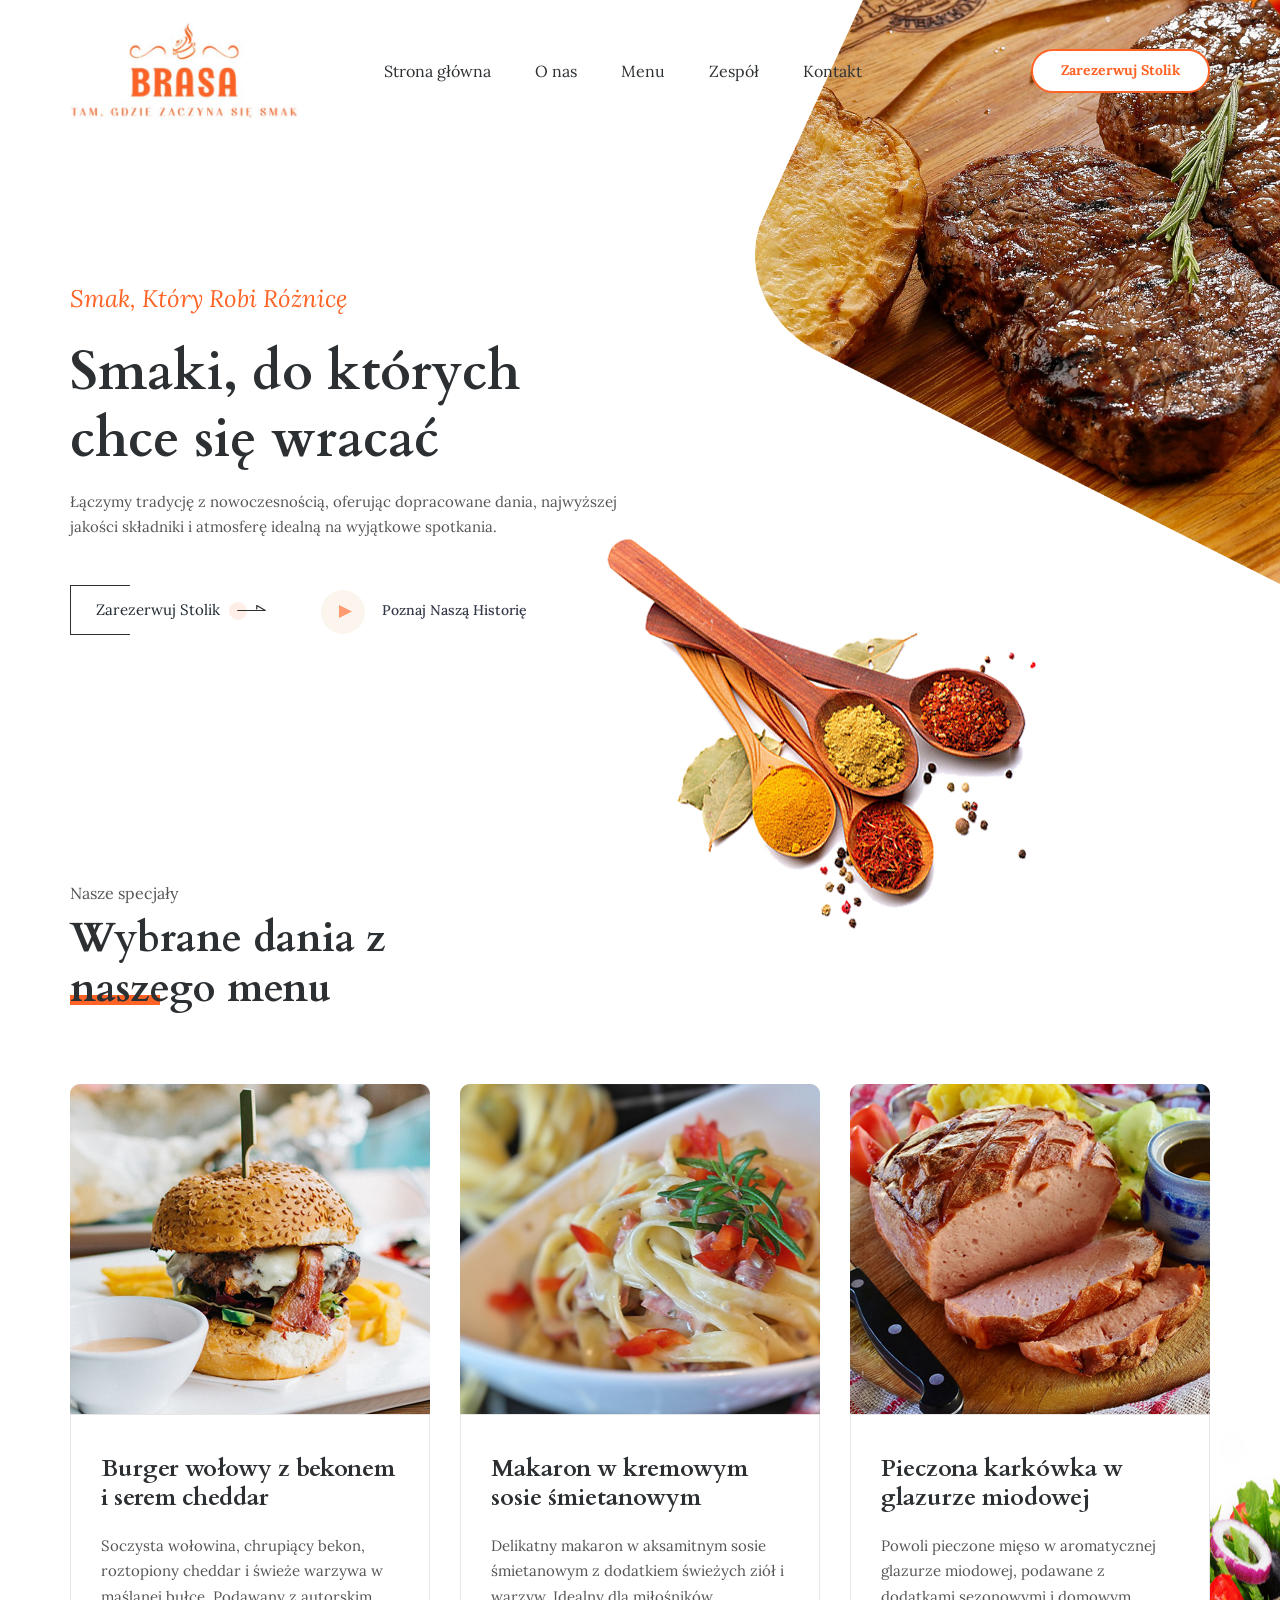
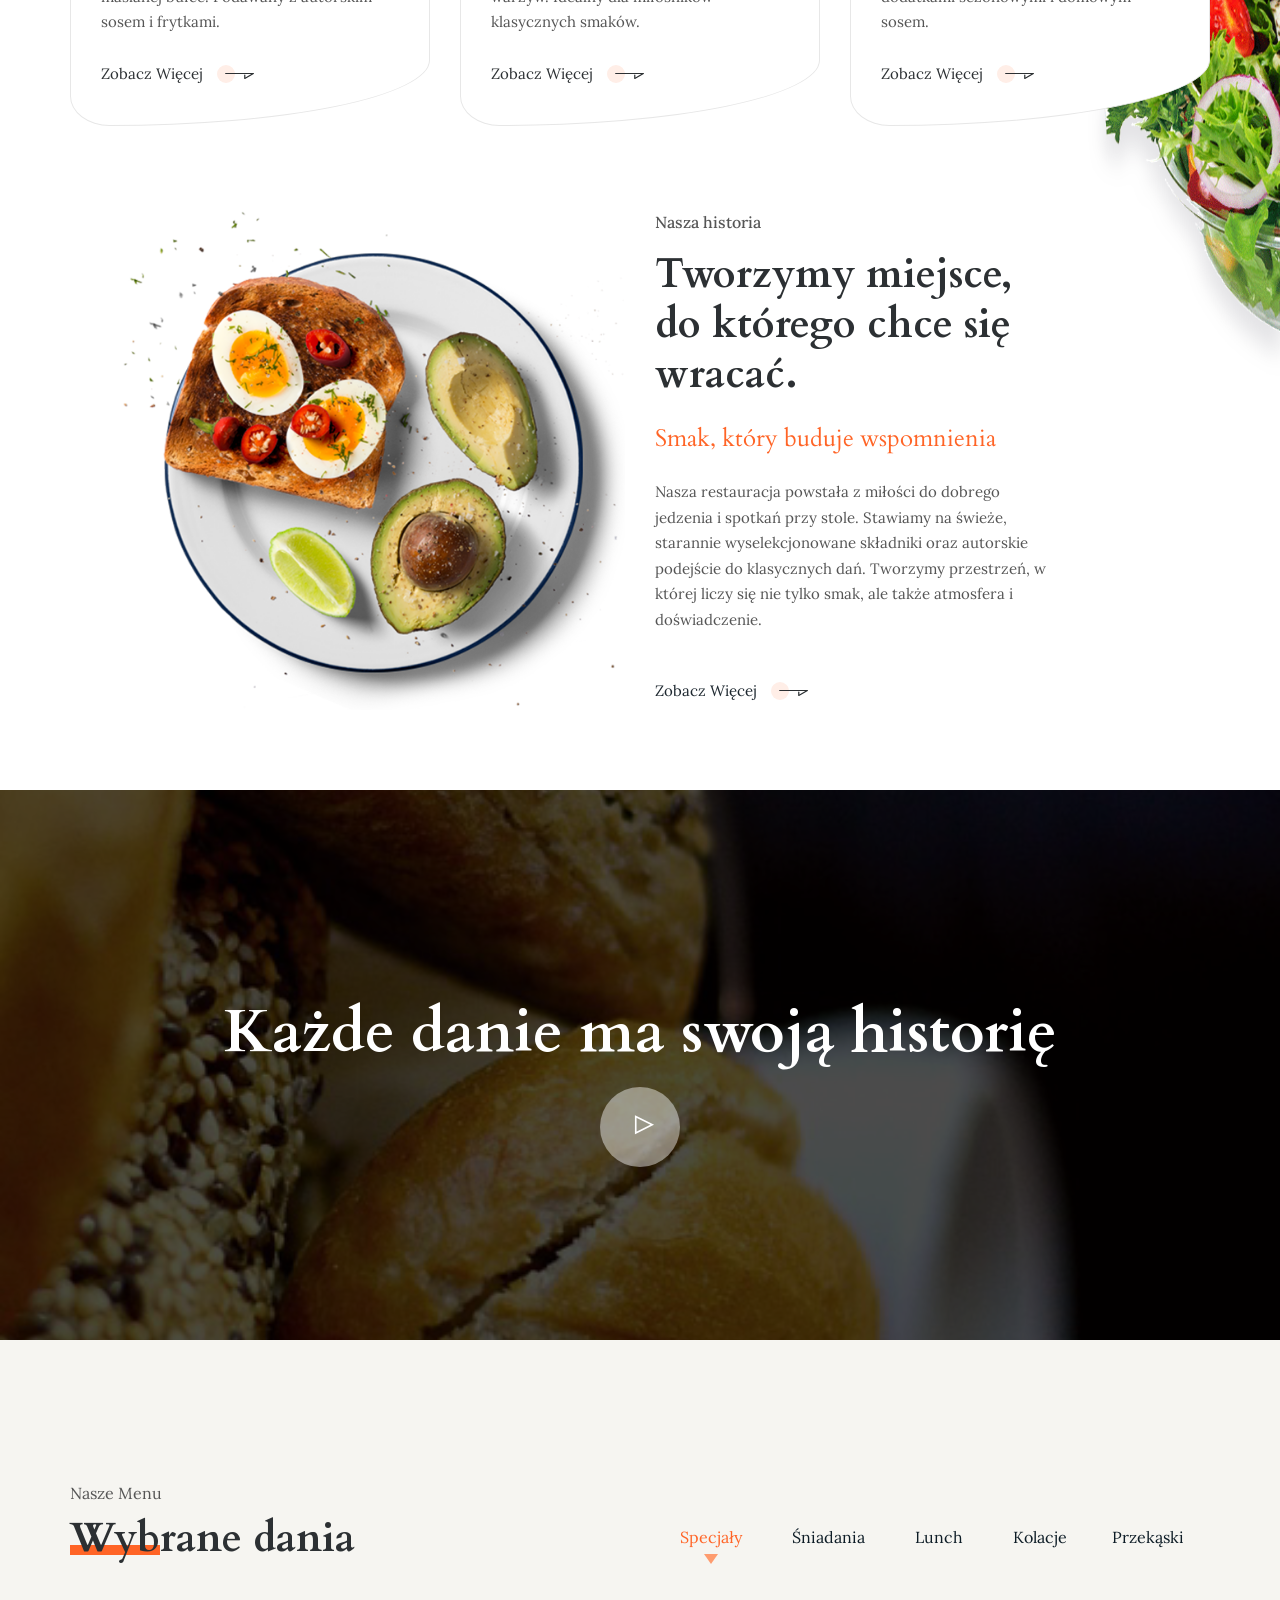
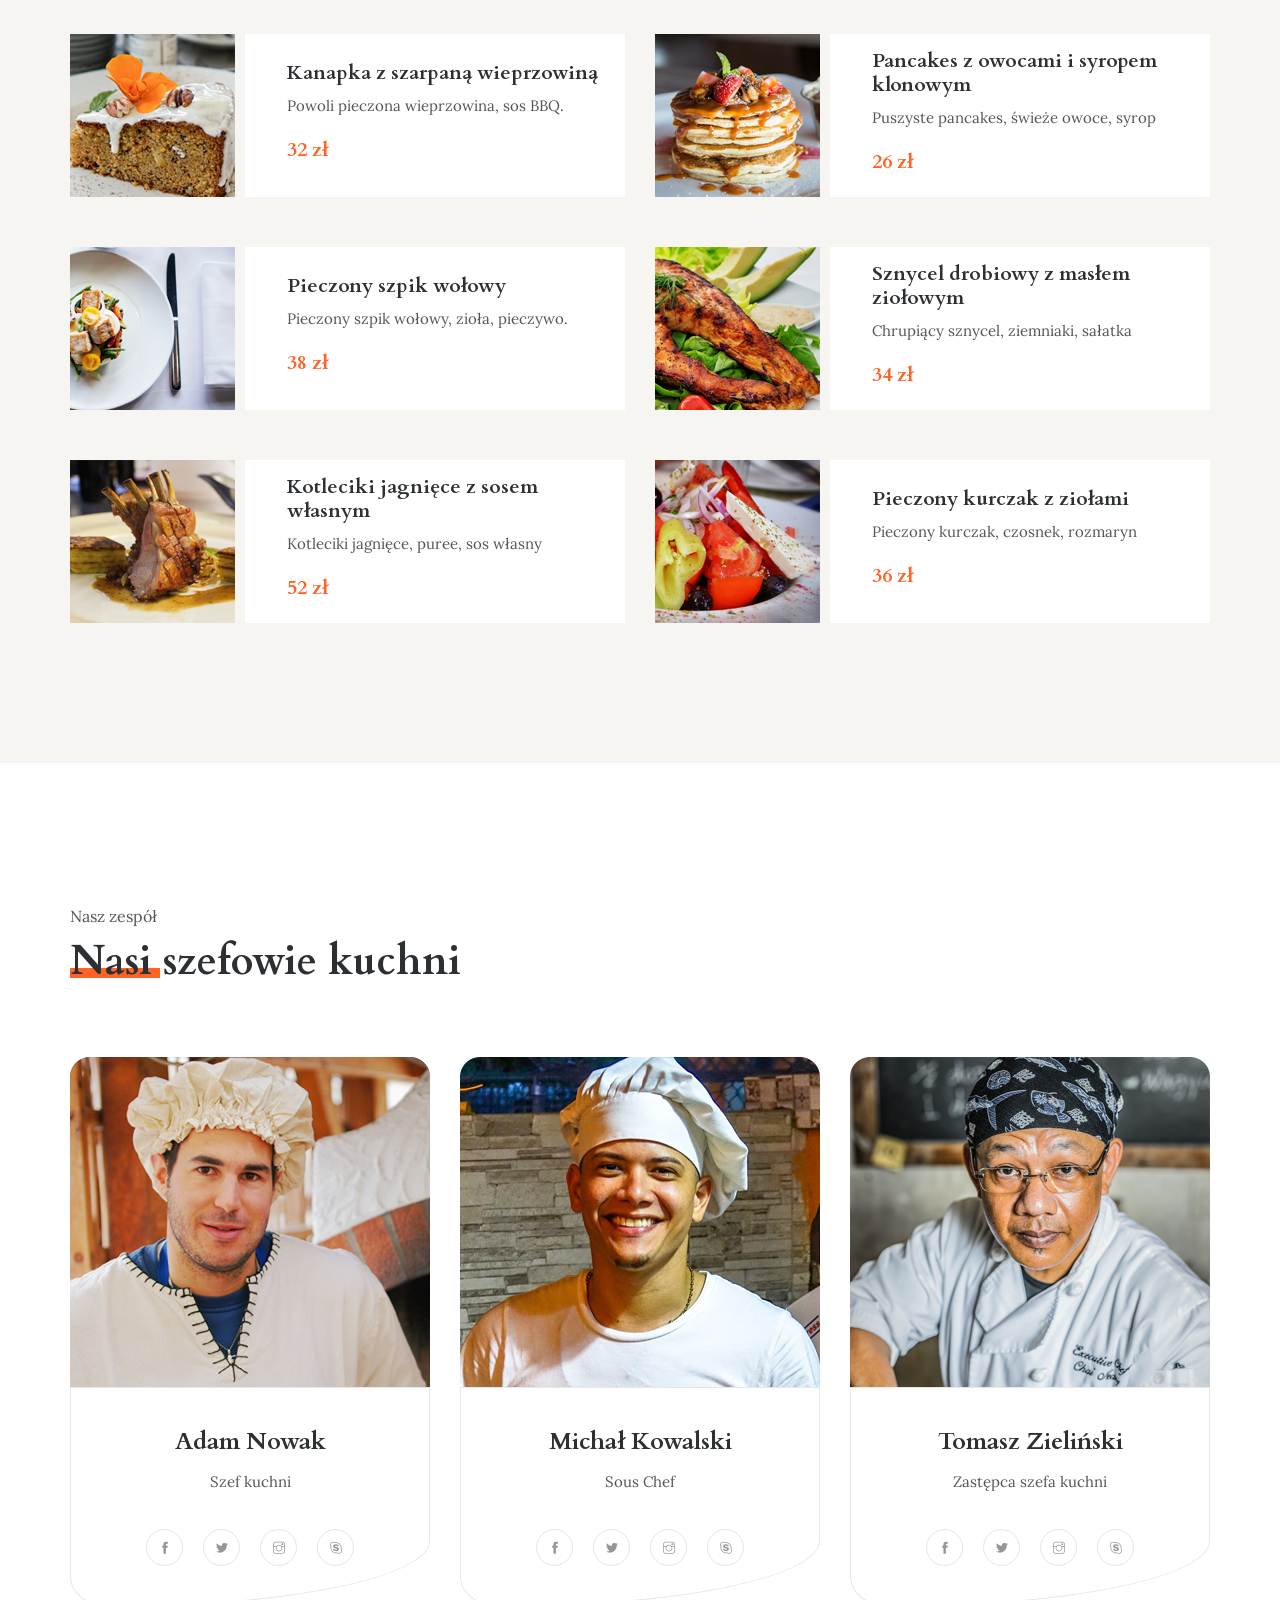
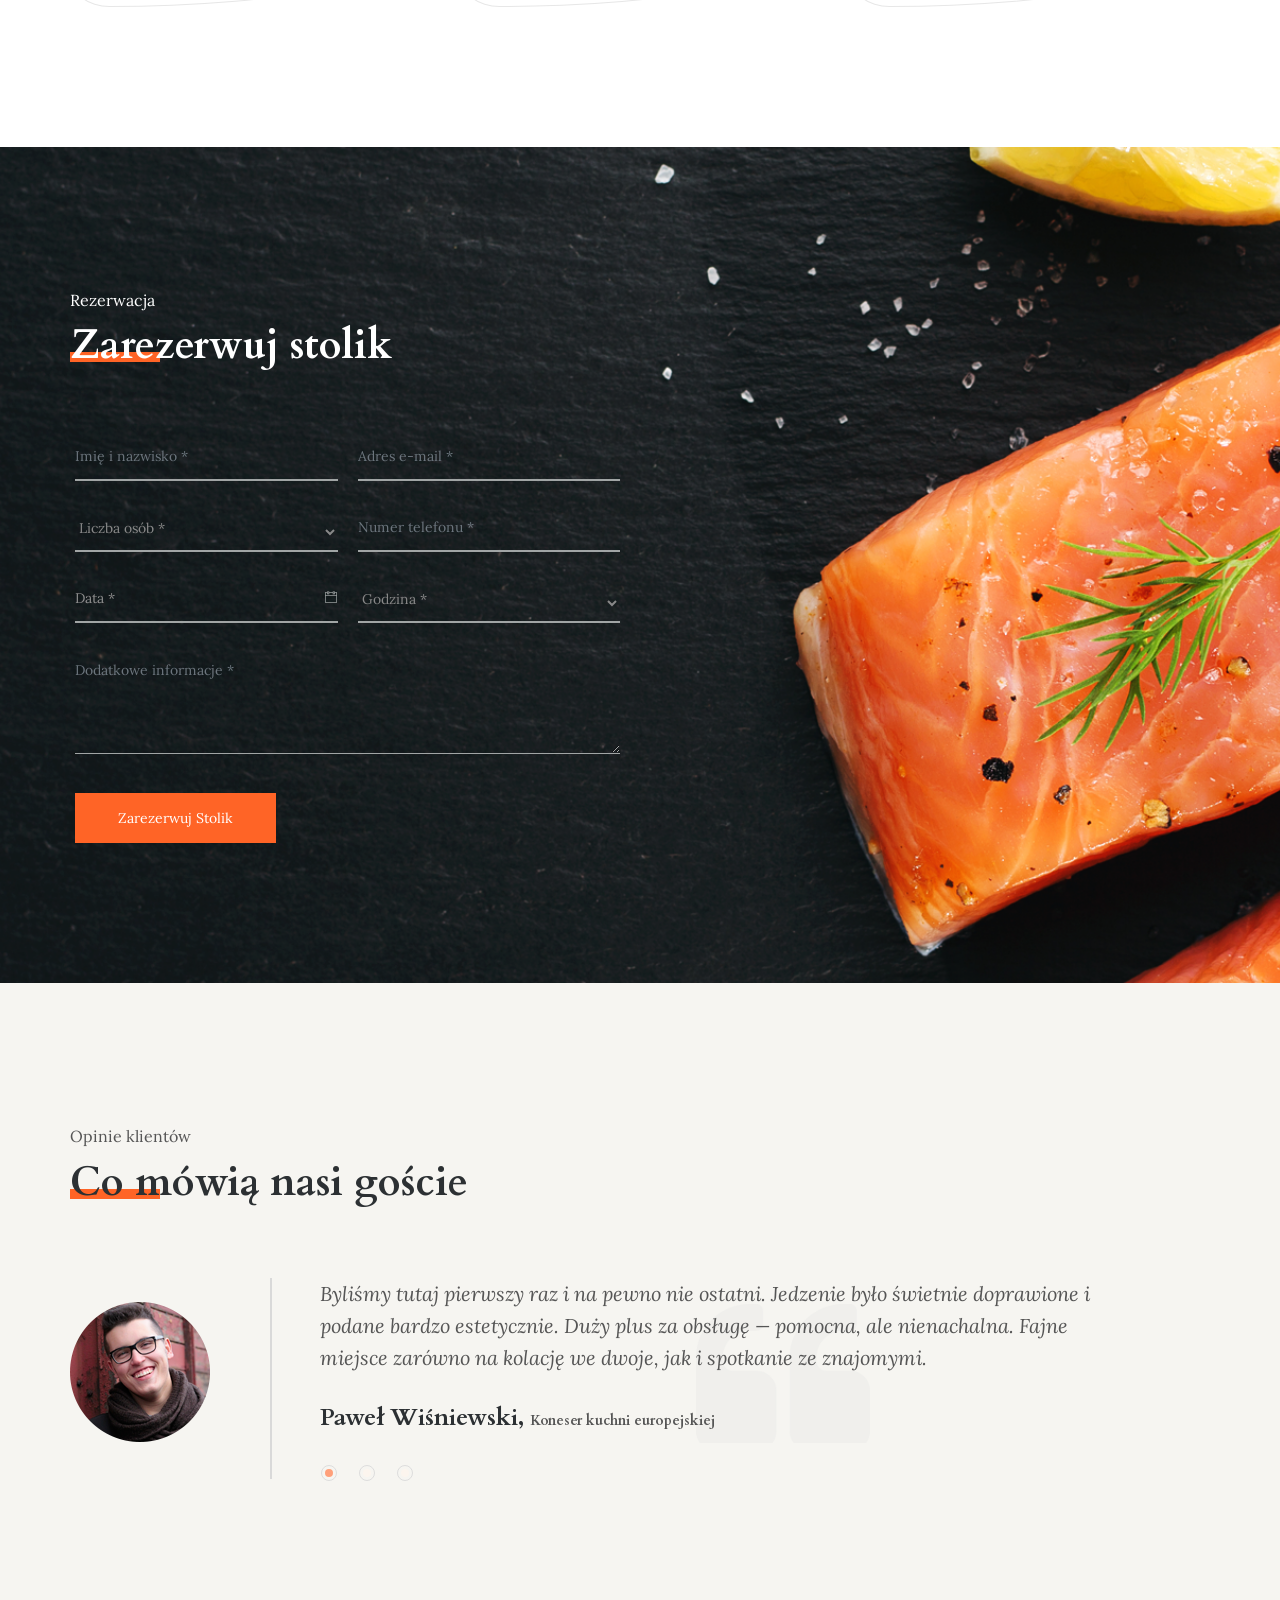
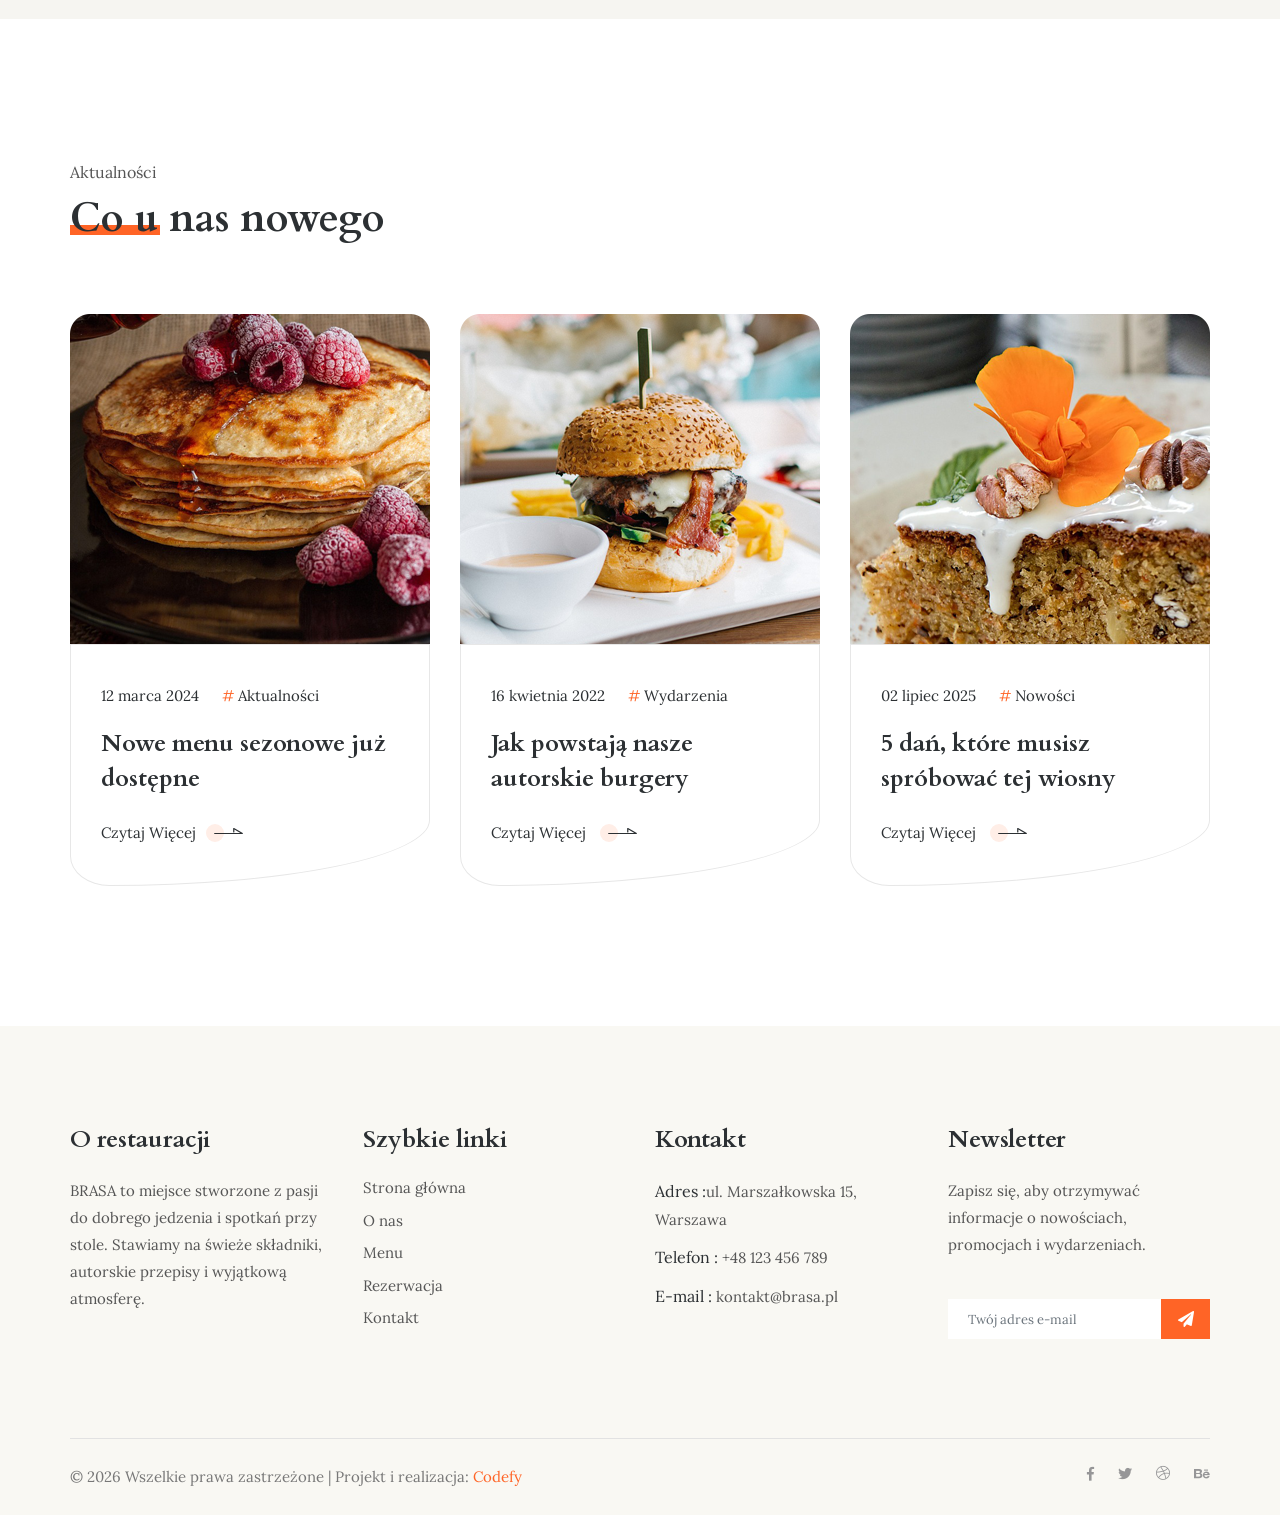
<file: index.html>
<!doctype html>
<html lang="en">

<head>
    <!-- Required meta tags -->
    <meta charset="utf-8">
    <meta name="viewport" content="width=device-width, initial-scale=1, shrink-to-fit=no">
    <title>Brasa</title>
    <link rel="icon" href="img/fav-removebg-preview.png">
    <!-- Bootstrap CSS -->
    <link rel="stylesheet" href="css/bootstrap.min.css">
    <!-- animate CSS -->
    <link rel="stylesheet" href="css/animate.css">
    <!-- owl carousel CSS -->
    <link rel="stylesheet" href="css/owl.carousel.min.css">
    <!-- themify CSS -->
    <link rel="stylesheet" href="css/themify-icons.css">
    <!-- flaticon CSS -->
    <link rel="stylesheet" href="css/flaticon.css">
    <!-- font awesome CSS -->
    <link rel="stylesheet" href="css/magnific-popup.css">
    <!-- swiper CSS -->
    <link rel="stylesheet" href="css/slick.css">
    <link rel="stylesheet" href="css/gijgo.min.css">
    <link rel="stylesheet" href="css/nice-select.css">
    <link rel="stylesheet" href="css/all.css">
    <!-- style CSS -->
    <link rel="stylesheet" href="css/style.css">
</head>

<body>
    <!--::header part start::-->
    <header class="main_menu home_menu">
        <div class="container">
            <div class="row align-items-center">
                <div class="col-lg-12">
                    <nav class="navbar navbar-expand-lg navbar-light">
                        <a class="navbar-brand" href="index.html"> <img src="img/logo2.jpg" alt="logo"> </a>
                        <button class="navbar-toggler" type="button" data-toggle="collapse"
                            data-target="#navbarSupportedContent" aria-controls="navbarSupportedContent"
                            aria-expanded="false" aria-label="Toggle navigation">
                            <span class="navbar-toggler-icon"></span>
                        </button>

                        <div class="collapse navbar-collapse main-menu-item justify-content-end"
                            id="navbarSupportedContent">
                            <ul class="navbar-nav">
                                <li class="nav-item">
                                    <a class="nav-link" href="index.html">Strona główna</a>
                                </li>
                                <li class="nav-item">
                                    <a class="nav-link" href="about.html">O nas</a>
                                </li>
                                <li class="nav-item">
                                    <a class="nav-link" href="food_menu.html">Menu</a>
                                </li>
                                <li class="nav-item">
                                    <a class="nav-link" href="chefs.html">Zespół</a>
                                </li>
                                <li class="nav-item">
                                    <a class="nav-link" href="contact.html">Kontakt</a>
                                </li>
                            </ul>
                        </div>
                        <div class="menu_btn">
                            <a href="contact.html" class="btn_1 d-none d-sm-block">Zarezerwuj stolik</a>
                        </div>
                    </nav>
                </div>
            </div>
        </div>
    </header>
    <!-- Header part end-->

    <!-- banner part start-->
    <section class="banner_part">
        <div class="container">
            <div class="row align-items-center">
                <div class="col-lg-6">
                    <div class="banner_text">
                        <div class="banner_text_iner">
                            <h5>Smak, który robi różnicę</h5>
                            <h1>Smaki, do których chce się wracać</h1>
                            <p>Łączymy tradycję z nowoczesnością, oferując dopracowane dania, najwyższej jakości składniki i atmosferę idealną na wyjątkowe spotkania.</p>
                            <div class="banner_btn">
                                <div class="banner_btn_iner">
                                    <a href="contact.html" class="btn_2">Zarezerwuj stolik <img src="img/icon/left_1.svg" alt=""></a>
                                </div>
                                <a href="https://www.youtube.com/watch?v=pBFQdxA-apI" class="popup-youtube video_popup">
                                    <span><img src="img/icon/play.svg" alt=""></span> Poznaj naszą historię</a>
                            </div>
                        </div>
                    </div>
                </div>
            </div>
        </div>
    </section>
    <!-- banner part start-->

    <!--::exclusive_item_part start::-->
    <section class="exclusive_item_part blog_item_section">
        <div class="container">
            <div class="row">
                <div class="col-xl-5">
                    <div class="section_tittle">
                        <p>Nasze specjały</p>
                        <h2>Wybrane dania z naszego menu</h2>
                    </div>
                </div>
            </div>
            <div class="row">
                <div class="col-sm-6 col-lg-4">
                    <div class="single_blog_item">
                        <div class="single_blog_img">
                            <img src="img/food_item/food_item_1.png" alt="">
                        </div>
                        <div class="single_blog_text">
                            <h3>Burger wołowy z bekonem i serem cheddar</h3>
                            <p>Soczysta wołowina, chrupiący bekon, roztopiony cheddar i świeże warzywa w maślanej bułce. Podawany z autorskim sosem i frytkami. </p>
                            <a href="#" class="btn_3">Zobacz więcej <img src="img/icon/left_2.svg" alt=""></a>
                        </div>
                    </div>
                </div>
                <div class="col-sm-6 col-lg-4">
                    <div class="single_blog_item">
                        <div class="single_blog_img">
                            <img src="img/food_item/food_item_2.png" alt="">
                        </div>
                        <div class="single_blog_text">
                            <h3>Makaron w kremowym sosie śmietanowym</h3>
                            <p>Delikatny makaron w aksamitnym sosie śmietanowym z dodatkiem świeżych ziół i warzyw. Idealny dla miłośników klasycznych smaków. </p>
                            <a href="#" class="btn_3">Zobacz więcej <img src="img/icon/left_2.svg" alt=""></a>
                        </div>
                    </div>
                </div>
                <div class="col-sm-6 col-lg-4">
                    <div class="single_blog_item">
                        <div class="single_blog_img">
                            <img src="img/food_item/food_item_3.png" alt="">
                        </div>
                        <div class="single_blog_text">
                            <h3>Pieczona karkówka w glazurze miodowej</h3>
                            <p>Powoli pieczone mięso w aromatycznej glazurze miodowej, podawane z dodatkami sezonowymi i domowym sosem. </p>
                            <a href="#" class="btn_3">Zobacz więcej <img src="img/icon/left_2.svg" alt=""></a>
                        </div>
                    </div>
                </div>
                <div class="col-sm-6 col-lg-4 d-none d-sm-block d-lg-none">
                    <div class="single_blog_item">
                        <div class="single_blog_img">
                            <img src="img/food_item/food_item_1.png" alt="">
                        </div>
                        <div class="single_blog_text">
                            <h3>Cremy Noodles</h3>
                            <p>Was brean shed moveth day yielding tree yielding day were female and </p>
                            <a href="#" class="btn_3">Zobacz więcej <img src="img/icon/left_2.svg" alt=""></a>
                        </div>
                    </div>
                </div>
            </div>
        </div>
    </section>
    <!--::exclusive_item_part end::-->

    <!-- about part start-->
    <section class="about_part">
        <div class="container-fluid">
            <div class="row align-items-center">
                <div class="col-sm-4 col-lg-5 offset-lg-1">
                    <div class="about_img">
                        <img src="img/about.png" alt="">
                    </div>
                </div>
                <div class="col-sm-8 col-lg-4">
                    <div class="about_text">
                        <h5>Nasza historia</h5>
                        <h2>Tworzymy miejsce, do którego chce się wracać.</h2>
                        <h4>Smak, który buduje wspomnienia</h4>
                        <p>Nasza restauracja powstała z miłości do dobrego jedzenia i spotkań przy stole. Stawiamy na świeże, starannie wyselekcjonowane składniki oraz autorskie podejście do klasycznych dań. Tworzymy przestrzeń, w której liczy się nie tylko smak, ale także atmosfera i doświadczenie. </p>
                        <a href="#" class="btn_3">Zobacz więcej <img src="img/icon/left_2.svg" alt=""></a>
                    </div>
                </div>
            </div>
        </div>
    </section>
    <!-- about part end-->

    <!-- intro_video_bg start-->
    <section class="intro_video_bg">
        <div class="container">
            <div class="row">
                <div class="col-lg-12">
                    <div class="intro_video_iner text-center">
                        <h2>Każde danie ma swoją historię</h2>
                        <div class="intro_video_icon">
                            <a id="play-video_1" class="video-play-button popup-youtube"
                                href="https://www.youtube.com/watch?v=pBFQdxA-apI">
                                <span class="ti-control-play"></span>
                            </a>
                        </div>
                    </div>
                </div>
            </div>
        </div>
    </section>
    <!-- intro_video_bg part start-->

    <!-- food_menu start-->
    <section class="food_menu gray_bg">
        <div class="container">
            <div class="row justify-content-between">
                <div class="col-lg-5">
                    <div class="section_tittle">
                        <p>Nasze Menu</p>
                        <h2>Wybrane dania</h2>
                    </div>
                </div>
                <div class="col-lg-6">
                    <div class="nav nav-tabs food_menu_nav" id="myTab" role="tablist">
                        <a class="active" id="Special-tab" data-toggle="tab" href="#Special" role="tab"
                            aria-controls="Special" aria-selected="false">Specjały <img src="img/icon/play.svg"
                                alt="play"></a>
                        <a id="Breakfast-tab" data-toggle="tab" href="#Breakfast" role="tab" aria-controls="Breakfast"
                            aria-selected="false">Śniadania <img src="img/icon/play.svg" alt="play"></a>
                        <a id="Launch-tab" data-toggle="tab" href="#Launch" role="tab" aria-controls="Launch"
                            aria-selected="false">Lunch <img src="img/icon/play.svg" alt="play"></a>
                        <a id="Dinner-tab" data-toggle="tab" href="#Dinner" role="tab" aria-controls="Dinner"
                            aria-selected="false">Kolacje <img src="img/icon/play.svg" alt="play"> </a>
                        <a id="Sneaks-tab" data-toggle="tab" href="#Sneaks" role="tab" aria-controls="Sneaks"
                            aria-selected="false">Przekąski <img src="img/icon/play.svg" alt="play"></a>
                    </div>
                </div>
                <div class="col-lg-12">
                    <div class="tab-content" id="myTabContent">
                        <div class="tab-pane fade show active single-member" id="Special" role="tabpanel"
                            aria-labelledby="Special-tab">
                            <div class="row">
                                <div class="col-sm-6 col-lg-6">
                                    <div class="single_food_item media">
                                        <img src="img/food_menu/single_food_1.png" class="mr-3" alt="...">
                                        <div class="media-body align-self-center">
                                            <h3>Kanapka z szarpaną wieprzowiną</h3>
                                            <p>Powoli pieczona wieprzowina, sos BBQ.</p>
                                            <h5>32 zł</h5>
                                        </div>
                                    </div>
                                    <div class="single_food_item media">
                                        <img src="img/food_menu/single_food_2.png" class="mr-3" alt="...">
                                        <div class="media-body align-self-center">
                                            <h3>Pieczony szpik wołowy</h3>
                                            <p>Pieczony szpik wołowy, zioła, pieczywo.</p>
                                            <h5>38 zł</h5>
                                        </div>
                                    </div>
                                    <div class="single_food_item media">
                                        <img src="img/food_menu/single_food_3.png" class="mr-3" alt="...">
                                        <div class="media-body align-self-center">
                                            <h3>Kotleciki jagnięce z sosem własnym</h3>
                                            <p>Kotleciki jagnięce, puree, sos własny</p>
                                            <h5>52 zł</h5>
                                        </div>
                                    </div>
                                </div>
                                <div class="col-sm-6 col-lg-6">
                                    <div class="single_food_item media">
                                        <img src="img/food_menu/single_food_4.png" class="mr-3" alt="...">
                                        <div class="media-body align-self-center">
                                            <h3>Pancakes z owocami i syropem klonowym</h3>
                                            <p>Puszyste pancakes, świeże owoce, syrop</p>
                                            <h5>26 zł</h5>
                                        </div>
                                    </div>
                                    <div class="single_food_item media">
                                        <img src="img/food_menu/single_food_5.png" class="mr-3" alt="...">
                                        <div class="media-body align-self-center">
                                            <h3>Sznycel drobiowy z masłem ziołowym</h3>
                                            <p>Chrupiący sznycel, ziemniaki, sałatka</p>
                                            <h5>34 zł</h5>
                                        </div>
                                    </div>
                                    <div class="single_food_item media">
                                        <img src="img/food_menu/single_food_6.png" class="mr-3" alt="...">
                                        <div class="media-body align-self-center">
                                            <h3>Pieczony kurczak z ziołami</h3>
                                            <p>Pieczony kurczak, czosnek, rozmaryn</p>
                                            <h5>36 zł</h5>
                                        </div>
                                    </div>
                                </div>
                            </div>
                        </div>
                        <div class="tab-pane fade single-member" id="Breakfast" role="tabpanel"
                            aria-labelledby="Breakfast-tab">
                            <div class="row">
                                <div class="col-sm-6 col-lg-6">
                                    <div class="single_food_item media">
                                        <img src="img/food_menu/single_food_4.png" class="mr-3" alt="...">
                                        <div class="media-body align-self-center">
                                            <h3>Pancakes z owocami i syropem klonowym</h3>
                                            <p>Puszyste pancakes, świeże owoce, syrop</p>
                                            <h5>26 zł</h5>
                                        </div>
                                    </div>
                                    <div class="single_food_item media">
                                        <img src="img/food_menu/single_food_5.png" class="mr-3" alt="...">
                                        <div class="media-body align-self-center">
                                            <h3>Sznycel drobiowy z masłem ziołowym</h3>
                                            <p>Chrupiący sznycel, ziemniaki, sałatka</p>
                                            <h5>34 zł</h5>
                                        </div>
                                    </div>
                                    <div class="single_food_item media">
                                        <img src="img/food_menu/single_food_6.png" class="mr-3" alt="...">
                                        <div class="media-body align-self-center">
                                            <h3>Pieczony kurczak z ziołami</h3>
                                            <p>Pieczony kurczak, czosnek, rozmaryn</p>
                                            <h5>36 zł</h5>
                                        </div>
                                    </div>
                                </div>
                                <div class="col-sm-6 col-lg-6">
                                    <div class="single_food_item media">
                                        <img src="img/food_menu/single_food_1.png" class="mr-3" alt="...">
                                        <div class="media-body align-self-center">
                                            <h3>Kanapka z szarpaną wieprzowiną</h3>
                                            <p>Powoli pieczona wieprzowina, sos BBQ</p>
                                            <h5>32 zł</h5>
                                        </div>
                                    </div>
                                    <div class="single_food_item media">
                                        <img src="img/food_menu/single_food_2.png" class="mr-3" alt="...">
                                        <div class="media-body align-self-center">
                                            <h3>Pieczony szpik wołowy</h3>
                                            <p>Pieczony szpik wołowy, zioła, pieczywo</p>
                                            <h5>38 zł</h5>
                                        </div>
                                    </div>
                                    <div class="single_food_item media">
                                        <img src="img/food_menu/single_food_3.png" class="mr-3" alt="...">
                                        <div class="media-body align-self-center">
                                            <h3>Kotleciki jagnięce z sosem własnym</h3>
                                            <p>Kotleciki jagnięce, puree, sos własny</p>
                                            <h5>52 zł</h5>
                                        </div>
                                    </div>
                                </div>
                            </div>
                        </div>
                        <div class="tab-pane fade single-member" id="Launch" role="tabpanel"
                            aria-labelledby="Launch-tab">
                            <div class="row">
                                <div class="col-sm-6 col-lg-6">
                                    <div class="single_food_item media">
                                        <img src="img/food_menu/single_food_1.png" class="mr-3" alt="...">
                                        <div class="media-body align-self-center">
                                            <h3>Kanapka z szarpaną wieprzowiną</h3>
                                            <p>Powoli pieczona wieprzowina, sos BBQ</p>
                                            <h5>32 zł</h5>
                                        </div>
                                    </div>
                                    <div class="single_food_item media">
                                        <img src="img/food_menu/single_food_2.png" class="mr-3" alt="...">
                                        <div class="media-body align-self-center">
                                            <h3>Pieczony szpik wołowy</h3>
                                            <p>Pieczony szpik wołowy, zioła, pieczywo</p>
                                            <h5>38 zł</h5>
                                        </div>
                                    </div>
                                    <div class="single_food_item media">
                                        <img src="img/food_menu/single_food_3.png" class="mr-3" alt="...">
                                        <div class="media-body align-self-center">
                                            <h3>Kotleciki jagnięce z sosem własnym</h3>
                                            <p>Kotleciki jagnięce, puree, sos własny</p>
                                            <h5>52 zł</h5>
                                        </div>
                                    </div>
                                </div>
                                <div class="col-sm-6 col-lg-6">
                                    <div class="single_food_item media">
                                        <img src="img/food_menu/single_food_4.png" class="mr-3" alt="...">
                                        <div class="media-body align-self-center">
                                            <h3>Pancakes z owocami i syropem klonowym</h3>
                                            <p>Puszyste pancakes, świeże owoce, syrop</p>
                                            <h5>26 zł</h5>
                                        </div>
                                    </div>
                                    <div class="single_food_item media">
                                        <img src="img/food_menu/single_food_5.png" class="mr-3" alt="...">
                                        <div class="media-body align-self-center">
                                            <h3>Sznycel drobiowy z masłem ziołowym</h3>
                                            <p>Chrupiący sznycel, ziemniaki, sałatka</p>
                                            <h5>34 zł</h5>
                                        </div>
                                    </div>
                                    <div class="single_food_item media">
                                        <img src="img/food_menu/single_food_6.png" class="mr-3" alt="...">
                                        <div class="media-body align-self-center">
                                            <h3>Pieczony kurczak z ziołami</h3>
                                            <p>Pieczony kurczak, czosnek, rozmaryn</p>
                                            <h5>36 zł</h5>
                                        </div>
                                    </div>
                                </div>

                            </div>
                        </div>
                        <div class="tab-pane fade single-member" id="Dinner" role="tabpanel"
                            aria-labelledby="Dinner-tab">
                            <div class="row">
                                <div class="col-sm-6 col-lg-6">
                                    <div class="single_food_item media">
                                        <img src="img/food_menu/single_food_4.png" class="mr-3" alt="...">
                                        <div class="media-body align-self-center">
                                            <h3>Pancakes z owocami i syropem klonowym</h3>
                                            <p>Puszyste pancakes, świeże owoce, syrop</p>
                                            <h5>26 zł</h5>
                                        </div>
                                    </div>
                                    <div class="single_food_item media">
                                        <img src="img/food_menu/single_food_5.png" class="mr-3" alt="...">
                                        <div class="media-body align-self-center">
                                            <h3>Sznycel drobiowy z masłem ziołowym</h3>
                                            <p>Chrupiący sznycel, ziemniaki, sałatka</p>
                                            <h5>34 zł</h5>
                                        </div>
                                    </div>
                                    <div class="single_food_item media">
                                        <img src="img/food_menu/single_food_6.png" class="mr-3" alt="...">
                                        <div class="media-body align-self-center">
                                            <h3>Pieczony kurczak z ziołami</h3>
                                            <p>Pieczony kurczak, czosnek, rozmaryn</p>
                                            <h5>36 zł</h5>
                                        </div>
                                    </div>
                                </div>
                                <div class="col-sm-6 col-lg-6">
                                    <div class="single_food_item media">
                                        <img src="img/food_menu/single_food_1.png" class="mr-3" alt="...">
                                        <div class="media-body align-self-center">
                                            <h3>Kanapka z szarpaną wieprzowiną</h3>
                                            <p>Powoli pieczona wieprzowina, sos BBQ</p>
                                            <h5>32 zł</h5>
                                        </div>
                                    </div>
                                    <div class="single_food_item media">
                                        <img src="img/food_menu/single_food_2.png" class="mr-3" alt="...">
                                        <div class="media-body align-self-center">
                                            <h3>Pieczony szpik wołowy</h3>
                                            <p>Pieczony szpik wołowy, zioła, pieczywo</p>
                                            <h5>38 zł</h5>
                                        </div>
                                    </div>
                                    <div class="single_food_item media">
                                        <img src="img/food_menu/single_food_3.png" class="mr-3" alt="...">
                                        <div class="media-body align-self-center">
                                            <h3>Kotleciki jagnięce z sosem własnym</h3>
                                            <p>Kotleciki jagnięce, puree, sos własny</p>
                                            <h5>52 zł</h5>
                                        </div>
                                    </div>
                                </div>

                            </div>
                        </div>
                        <div class="tab-pane fade single-member" id="Sneaks" role="tabpanel"
                            aria-labelledby="Sneaks-tab">
                            <div class="row">
                                <div class="col-sm-6 col-lg-6">
                                    <div class="single_food_item media">
                                        <img src="img/food_menu/single_food_1.png" class="mr-3" alt="...">
                                        <div class="media-body align-self-center">
                                            <h3>Kanapka z szarpaną wieprzowiną</h3>
                                            <p>Powoli pieczona wieprzowina, sos BBQ</p>
                                            <h5>32 zł</h5>
                                        </div>
                                    </div>
                                    <div class="single_food_item media">
                                        <img src="img/food_menu/single_food_2.png" class="mr-3" alt="...">
                                        <div class="media-body align-self-center">
                                            <h3>Pieczony szpik wołowy</h3>
                                            <p>Pieczony szpik wołowy, zioła, pieczywo</p>
                                            <h5>38 zł</h5>
                                        </div>
                                    </div>
                                    <div class="single_food_item media">
                                        <img src="img/food_menu/single_food_3.png" class="mr-3" alt="...">
                                        <div class="media-body align-self-center">
                                            <h3>Kotleciki jagnięce z sosem własnym</h3>
                                            <p>Kotleciki jagnięce, puree, sos własny</p>
                                            <h5>52 zł</h5>
                                        </div>
                                    </div>
                                </div>
                                <div class="col-sm-6 col-lg-6">
                                    <div class="single_food_item media">
                                        <img src="img/food_menu/single_food_4.png" class="mr-3" alt="...">
                                        <div class="media-body align-self-center">
                                            <h3>Pancakes z owocami i syropem klonowym</h3>
                                            <p>Puszyste pancakes, świeże owoce, syrop</p>
                                            <h5>26 zł</h5>
                                        </div>
                                    </div>
                                    <div class="single_food_item media">
                                        <img src="img/food_menu/single_food_5.png" class="mr-3" alt="...">
                                        <div class="media-body align-self-center">
                                            <h3>Sznycel drobiowy z masłem ziołowym</h3>
                                            <p>Chrupiący sznycel, ziemniaki, sałatka</p>
                                            <h5>34 zł</h5>
                                        </div>
                                    </div>
                                    <div class="single_food_item media">
                                        <img src="img/food_menu/single_food_6.png" class="mr-3" alt="...">
                                        <div class="media-body align-self-center">
                                            <h3>Pieczony kurczak z ziołami</h3>
                                            <p>Pieczony kurczak, czosnek, rozmaryn</p>
                                            <h5>36 zł</h5>
                                        </div>
                                    </div>
                                </div>
                            </div>
                        </div>
                    </div>
                </div>
            </div>
        </div>
    </section>
    <!-- food_menu part end-->

    <!--::chefs_part start::-->
    <section class="chefs_part blog_item_section section_padding">
        <div class="container">
            <div class="row">
                <div class="col-xl-5">
                    <div class="section_tittle">
                        <p>Nasz zespół</p>
                        <h2>Nasi szefowie kuchni</h2>
                    </div>
                </div>
            </div>
            <div class="row">
                <div class="col-sm-6 col-lg-4">
                    <div class="single_blog_item">
                        <div class="single_blog_img">
                            <img src="img/team/chefs_1.png" alt="">
                        </div>
                        <div class="single_blog_text text-center">
                            <h3>Adam Nowak</h3>
                            <p>Szef kuchni</p>
                            <div class="social_icon">
                                <a href="#"> <i class="ti-facebook"></i> </a>
                                <a href="#"> <i class="ti-twitter-alt"></i> </a>
                                <a href="#"> <i class="ti-instagram"></i> </a>
                                <a href="#"> <i class="ti-skype"></i> </a>
                            </div>
                        </div>
                    </div>
                </div>
                <div class="col-sm-6 col-lg-4">
                    <div class="single_blog_item">
                        <div class="single_blog_img">
                            <img src="img/team/chefs_2.png" alt="">
                        </div>
                        <div class="single_blog_text text-center">
                            <h3>Michał Kowalski</h3>
                            <p>Sous Chef</p>
                            <div class="social_icon">
                                <a href="#"> <i class="ti-facebook"></i> </a>
                                <a href="#"> <i class="ti-twitter-alt"></i> </a>
                                <a href="#"> <i class="ti-instagram"></i> </a>
                                <a href="#"> <i class="ti-skype"></i> </a>
                            </div>
                        </div>
                    </div>
                </div>
                <div class="col-sm-6 col-lg-4">
                    <div class="single_blog_item">
                        <div class="single_blog_img">
                            <img src="img/team/chefs_3.png" alt="">
                        </div>
                        <div class="single_blog_text text-center">
                            <h3>Tomasz Zieliński</h3>
                            <p>Zastępca szefa kuchni</p>
                            <div class="social_icon">
                                <a href="#"> <i class="ti-facebook"></i> </a>
                                <a href="#"> <i class="ti-twitter-alt"></i> </a>
                                <a href="#"> <i class="ti-instagram"></i> </a>
                                <a href="#"> <i class="ti-skype"></i> </a>
                            </div>
                        </div>
                    </div>
                </div>
                <div class="col-sm-6 col-lg-4 d-none d-sm-block d-lg-none">
                    <div class="single_blog_item">
                        <div class="single_blog_img">
                            <img src="img/team/chefs_1.png" alt="">
                        </div>
                        <div class="single_blog_text text-center">
                            <h3>Justin Stuard</h3>
                            <p>Chef Master</p>
                            <div class="social_icon">
                                <a href="#"> <i class="ti-facebook"></i> </a>
                                <a href="#"> <i class="ti-twitter-alt"></i> </a>
                                <a href="#"> <i class="ti-instagram"></i> </a>
                                <a href="#"> <i class="ti-skype"></i> </a>
                            </div>
                        </div>
                    </div>
                </div>
            </div>
        </div>
    </section>
    <!--::chefs_part end::-->

    <!--::regervation_part start::-->
    <section class="regervation_part section_padding">
        <div class="container">
            <div class="row">
                <div class="col-xl-5">
                    <div class="section_tittle">
                        <p>Rezerwacja</p>
                        <h2>Zarezerwuj stolik</h2>
                    </div>
                </div>
            </div>
            <div class="row">
                <div class="col-lg-6">
                    <div class="regervation_part_iner">
                        <form>
                            <div class="form-row">
                                <div class="form-group col-md-6">
                                    <input type="email" class="form-control" id="inputEmail4" placeholder="Imię i nazwisko *">
                                </div>
                                <div class="form-group col-md-6">
                                    <input type="password" class="form-control" id="inputPassword4"
                                        placeholder="Adres e-mail *">
                                </div>
                                <div class="form-group col-md-6">
                                    <select class="form-control" id="Select">
                                        <option value="1" selected>Liczba osób *</option>
                                        <option value="2">Liczba osób : 1</option>
                                        <option value="3">Liczba osób : 2</option>
                                        <option value="4">Liczba osób : 3</option>
                                        <option value="5">Liczba osób : 4</option>
                                    </select>
                                </div>
                                <div class="form-group col-md-6">
                                    <input type="text" class="form-control" id="pnone" placeholder="Numer telefonu *">
                                </div>
                                <div class="form-group col-md-6">
                                    <div class="input-group date">
                                        <input id="datepicker" type="text" class="form-control" placeholder="Data *" />
                                    </div>
                                </div>
                                <div class="form-group col-md-6">
                                    <select class="form-control" id="Select2">
                                        <option value="" selected>Godzina *</option>
                                        <option value="1">8:00 - 10:00</option>
                                        <option value="1">10:00 - 12:00</option>
                                        <option value="1">12:00 - 14:00</option>
                                        <option value="1">14:00 - 16:00</option>
                                        <option value="1">16:00 - 18:00</option>
                                        <option value="1">18:00 - 20:00</option>
                                        <option value="1">20:00 - 22:00</option>
                                        <option value="1">22:00 - 24:00</option>
                                    </select>
                                </div>
                                <div class="form-group col-md-12">
                                    <textarea class="form-control" id="Textarea" rows="4"
                                        placeholder="Dodatkowe informacje *"></textarea>
                                </div>
                            </div>


                            <div class="regerv_btn">
                                <a href="#" class="btn_4">Zarezerwuj stolik</a>
                            </div>
                        </form>
                    </div>
                </div>
            </div>
        </div>
    </section>
    <!--::regervation_part end::-->

    <!--::review_part start::-->
    <section class="review_part gray_bg section_padding">
        <div class="container">
            <div class="row">
                <div class="col-xl-5">
                    <div class="section_tittle">
                        <p>Opinie klientów</p>
                        <h2>Co mówią nasi goście</h2>
                    </div>
                </div>
            </div>
            <div class="row">
                <div class="col-lg-11">
                    <div class="client_review_part owl-carousel">
                        <div class="client_review_single media">
                            <div class="client_img align-self-center">
                                <img src="img/client/client_1.png" alt="">
                            </div>
                            <div class="client_review_text media-body">
                                <p>Byliśmy tutaj pierwszy raz i na pewno nie ostatni. Jedzenie było świetnie doprawione i podane bardzo estetycznie. Duży plus za obsługę — pomocna, ale nienachalna. Fajne miejsce zarówno na kolację we dwoje, jak i spotkanie ze znajomymi.</p>
                                <h4>Paweł Wiśniewski, <span>Koneser kuchni europejskiej</span></h4>
                            </div>
                        </div>
                        <div class="client_review_single media">
                            <div class="client_img align-self-center">
                                <img src="img/client/client_1.png " alt="">
                            </div>
                            <div class="client_review_text media-body">
                                <p>Zarezerwowaliśmy stolik na weekend i wszystko przebiegło bez problemu. Dania przyszły szybko, były świeże i naprawdę smaczne. Widać, że kuchnia dba o szczegóły. Do tego przyjemna atmosfera i dobrze dobrana muzyka.</p>
                                <h4>Krzysztof Mazur, <span>Pasjonat dobrego smaku</span></h4>
                            </div>
                        </div>
                        <div class="client_review_single media">
                            <div class="client_img align-self-center">
                                <img src="img/client/client_1.png" alt="">
                            </div>
                            <div class="client_review_text media-body">
                                <p>Bardzo dobre jedzenie i świetny klimat lokalu. Szczególnie polecam dania z grilla — mięso idealnie przygotowane. Na plus też wystrój i ogólna atmosfera miejsca. Jedna z lepszych restauracji, w jakich ostatnio byliśmy.</p>
                                <h4>Tomasz Kaczmarek, <span>Gość weekendowy</span></h4>
                            </div>
                        </div>
                    </div>
                </div>
            </div>
        </div>
    </section>
    <!--::review_part end::-->

    <!--::exclusive_item_part start::-->
    <section class="blog_item_section blog_section section_padding">
        <div class="container">
            <div class="row">
                <div class="col-xl-5">
                    <div class="section_tittle">
                        <p>Aktualności</p>
                        <h2>Co u nas nowego</h2>
                    </div>
                </div>
            </div>
            <div class="row">
                <div class="col-sm-6 col-lg-4">
                    <div class="single_blog_item">
                        <div class="single_blog_img">
                            <img src="img/blog/blog_1.png" alt="">
                        </div>
                        <div class="single_blog_text">
                            <div class="date">
                                <a href="#" class="date_item">12 marca 2024 </a>
                                <a href="#" class="date_item"> <span>#</span> Aktualności </a>
                            </div>
                            <h3><a href="blog.html">Nowe menu sezonowe już dostępne</a></h3>
                            <a href="#" class="btn_3">Czytaj Więcej<img src="img/icon/left_1.svg" alt=""></a>
                        </div>
                    </div>
                </div>
                <div class="col-sm-6 col-lg-4">
                    <div class="single_blog_item">
                        <div class="single_blog_img">
                            <img src="img/blog/blog_2.png" alt="">
                        </div>
                        <div class="single_blog_text">
                            <div class="date">
                                <a href="#" class="date_item">16 kwietnia 2022 </a>
                                <a href="#" class="date_item"> <span>#</span> Wydarzenia </a>
                            </div>
                            <h3><a href="blog.html">Jak powstają nasze autorskie burgery</a></h3>
                            <a href="#" class="btn_3">Czytaj Więcej <img src="img/icon/left_1.svg" alt=""></a>
                        </div>
                    </div>
                </div>
                <div class="col-sm-6 col-lg-4">
                    <div class="single_blog_item">
                        <div class="single_blog_img">
                            <img src="img/blog/blog_3.png" alt="">
                        </div>
                        <div class="single_blog_text">
                            <div class="date">
                                <a href="#" class="date_item">02 lipiec 2025 </a>
                                <a href="#" class="date_item"> <span>#</span> Nowości </a>
                            </div>
                            <h3><a href="blog.html">5 dań, które musisz spróbować tej wiosny</a></h3>
                            <a href="#" class="btn_3">Czytaj Więcej <img src="img/icon/left_1.svg" alt=""></a>
                        </div>
                    </div>
                </div>
                <div class="col-sm-6 col-lg-4 d-none d-sm-block d-lg-none">
                    <div class="single_blog_item">
                        <div class="single_blog_img">
                            <img src="img/blog/blog_1.png" alt="">
                        </div>
                        <div class="single_blog_text">
                            <div class="date">
                                <a href="#" class="date_item">12 grudzień 2026 </a>
                                <a href="#" class="date_item"> <span>#</span> Nowości </a>
                            </div>
                            <h3><a href="blog.html">5 dań, które musisz spróbować tej wiosny</a></h3>
                            <a href="#" class="btn_3">Czytaj Więcej <img src="img/icon/left_1.svg" alt=""></a>
                        </div>
                    </div>
                </div>
            </div>
        </div>
    </section>
    <!--::exclusive_item_part end::-->

    <!-- footer part start-->
    <footer class="footer-area">
        <div class="container">
            <div class="row">
                <div class="col-xl-3 col-sm-6 col-md-3 col-lg-3">
                    <div class="single-footer-widget footer_1">
                        <h4>O restauracji</h4>
                        <p>BRASA to miejsce stworzone z pasji do dobrego jedzenia i spotkań przy stole. Stawiamy na świeże składniki, autorskie przepisy i wyjątkową atmosferę.</p>
                    </div>
                </div>
                <div class="col-xl-3 col-sm-6 col-md-2 col-lg-3">
                    <div class="single-footer-widget footer_2">
                        <h4>Szybkie linki</h4>
                        <div class="contact_info">
                            <ul>
                                <li><a href="#">Strona główna</a></li>
                                <li><a href="#">O nas</a></li>
                                <li><a href="#">Menu</a></li>
                                <li><a href="#">Rezerwacja</a></li>
                                <li><a href="#">Kontakt</a></li>
                            </ul>
                        </div>
                    </div>
                </div>
                <div class="col-xl-3 col-sm-6 col-md-3 col-lg-3">
                    <div class="single-footer-widget footer_2">
                        <h4>Kontakt</h4>
                        <div class="contact_info">
                            <p><span> Adres :</span>ul. Marszałkowska 15, Warszawa </p>
                            <p><span> Telefon :</span> +48 123 456 789</p>
                            <p><span> E-mail : </span>kontakt@brasa.pl </p>
                        </div>
                    </div>
                </div>
                <div class="col-xl-3 col-sm-6 col-md-4 col-lg-3">
                    <div class="single-footer-widget footer_3">
                        <h4>Newsletter</h4>
                        <p>Zapisz się, aby otrzymywać informacje o nowościach, promocjach i wydarzeniach.</p>
                        <form action="#">
                            <div class="form-group">
                                <div class="input-group mb-3">
                                    <input type="text" class="form-control" placeholder='Twój adres e-mail'
                                        onfocus="this.placeholder = ''" onblur="this.placeholder = 'Twój adres e-mail'">
                                    <div class="input-group-append">
                                        <button class="btn" type="button"><i class="fas fa-paper-plane"></i></button>
                                    </div>
                                </div>
                            </div>
                        </form>
                    </div>
                </div>
            </div>
            <div class="copyright_part_text">
                <div class="row">
                    <div class="col-lg-8">
                        <p class="footer-text m-0">
  © 2026 Wszelkie prawa zastrzeżone | Projekt i realizacja: 
   <a href="https://codefy.pl" target="_blank">Codefy</a>
</p>
                    </div>
                    <div class="col-lg-4">
                        <div class="copyright_social_icon text-right">
                            <a href="#"><i class="fab fa-facebook-f"></i></a>
                            <a href="#"><i class="fab fa-twitter"></i></a>
                            <a href="#"><i class="ti-dribbble"></i></a>
                            <a href="#"><i class="fab fa-behance"></i></a>
                        </div>
                    </div>
                </div>
            </div>
        </div>
    </footer>
    <!-- footer part end-->

    <!-- jquery plugins here-->
    <!-- jquery -->
    <script src="js/jquery-1.12.1.min.js"></script>
    <!-- popper js -->
    <script src="js/popper.min.js"></script>
    <!-- bootstrap js -->
    <script src="js/bootstrap.min.js"></script>
    <!-- easing js -->
    <script src="js/jquery.magnific-popup.js"></script>
    <!-- swiper js -->
    <script src="js/swiper.min.js"></script>
    <!-- swiper js -->
    <script src="js/masonry.pkgd.js"></script>
    <!-- particles js -->
    <script src="js/owl.carousel.min.js"></script>
    <!-- swiper js -->
    <script src="js/slick.min.js"></script>
    <script src="js/gijgo.min.js"></script>
    <script src="js/jquery.nice-select.min.js"></script>
    <!-- custom js -->
    <script src="js/custom.js"></script>
</body>

</html>
</file>
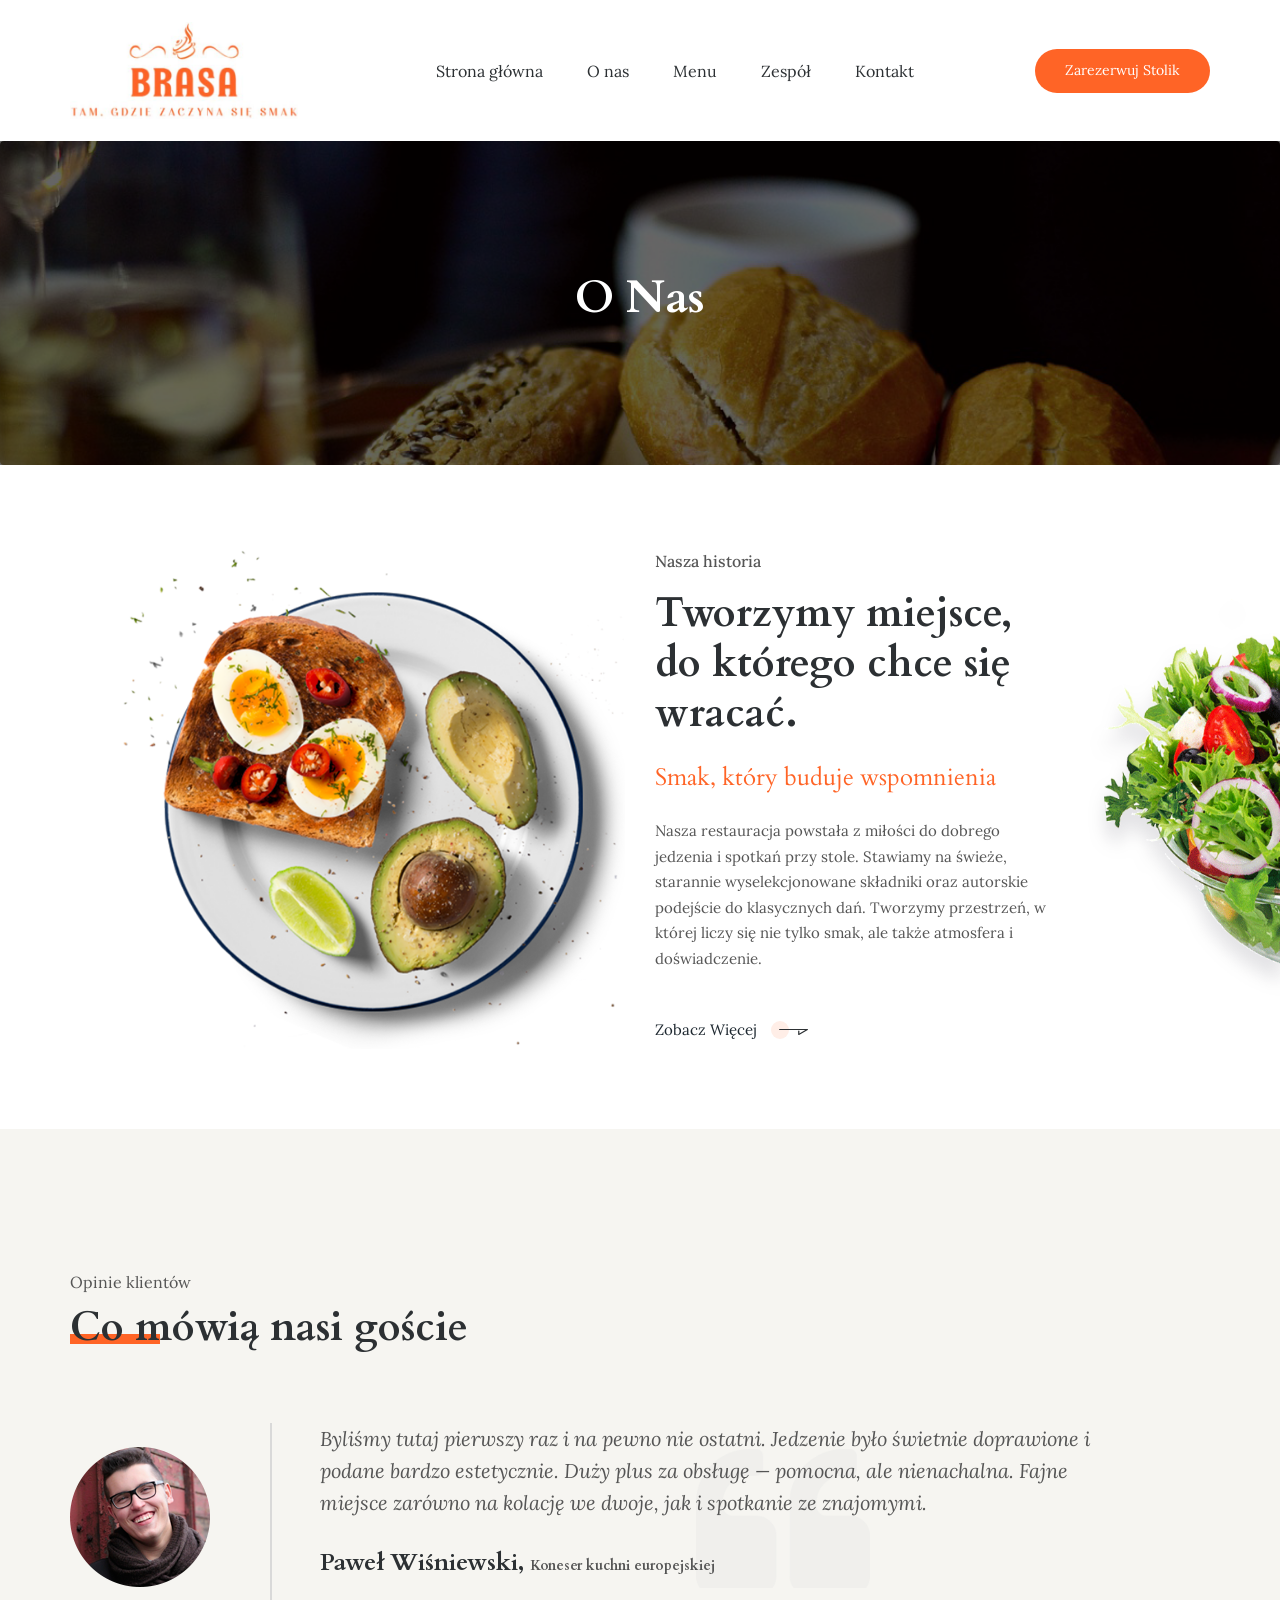
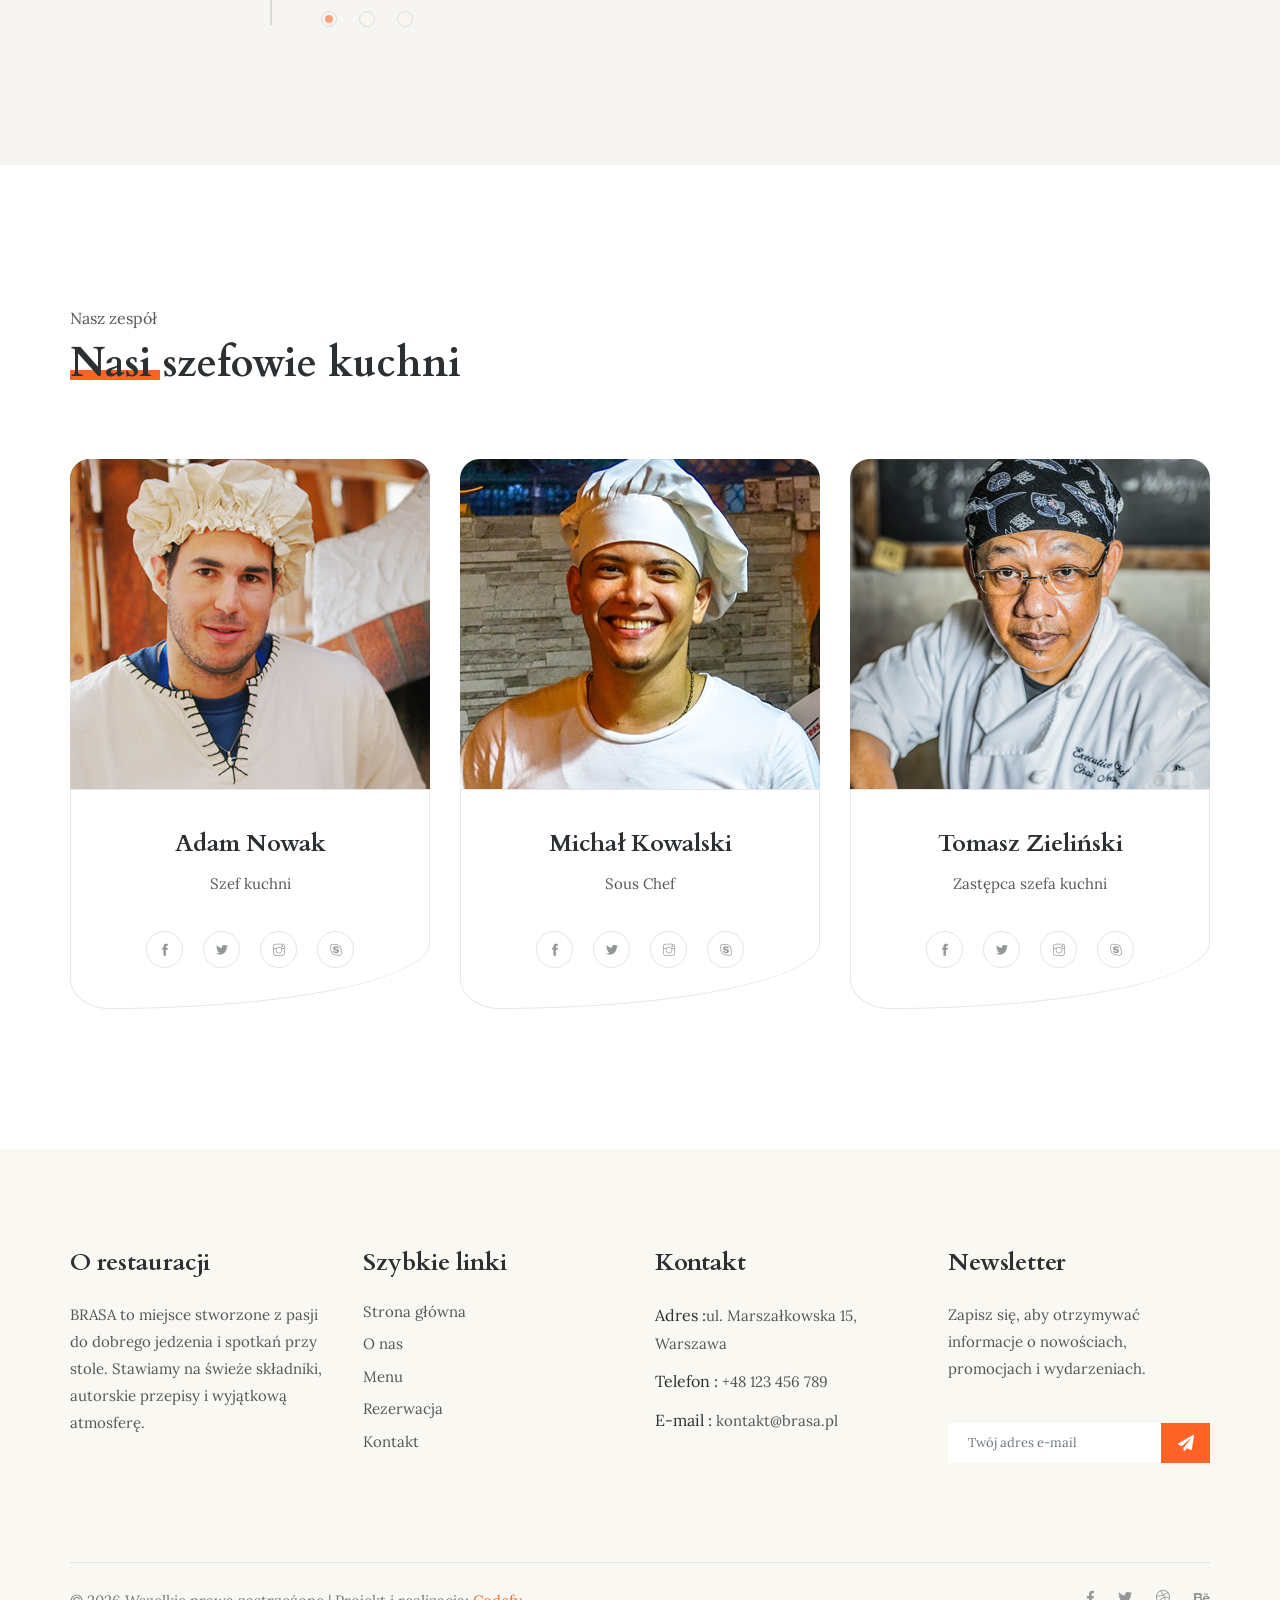
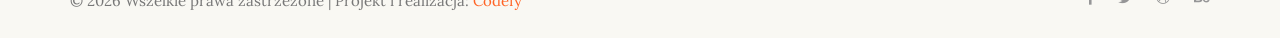
<file: about.html>
<!doctype html>
<html lang="en">

<head>
    <!-- Required meta tags -->
    <meta charset="utf-8">
    <meta name="viewport" content="width=device-width, initial-scale=1, shrink-to-fit=no">
    <title>Brasa</title>
    <link rel="icon" href="img/fav-removebg-preview.png">
    <!-- Bootstrap CSS -->
    <link rel="stylesheet" href="css/bootstrap.min.css">
    <!-- animate CSS -->
    <link rel="stylesheet" href="css/animate.css">
    <!-- owl carousel CSS -->
    <link rel="stylesheet" href="css/owl.carousel.min.css">
    <!-- themify CSS -->
    <link rel="stylesheet" href="css/themify-icons.css">
    <!-- flaticon CSS -->
    <link rel="stylesheet" href="css/flaticon.css">
    <!-- font awesome CSS -->
    <link rel="stylesheet" href="css/magnific-popup.css">
    <!-- swiper CSS -->
    <link rel="stylesheet" href="css/slick.css">
    <link rel="stylesheet" href="css/gijgo.min.css">
    <link rel="stylesheet" href="css/nice-select.css">
    <link rel="stylesheet" href="css/all.css">
    <!-- style CSS -->
    <link rel="stylesheet" href="css/style.css">
</head>

<body>
    <!--::header part start::-->
    <header class="main_menu">
        <div class="container">
            <div class="row align-items-center">
                <div class="col-lg-12">
                    <nav class="navbar navbar-expand-lg navbar-light">
                        <a class="navbar-brand" href="index.html"> <img src="img/logo2.jpg" alt="logo"> </a>
                        <button class="navbar-toggler" type="button" data-toggle="collapse"
                            data-target="#navbarSupportedContent" aria-controls="navbarSupportedContent"
                            aria-expanded="false" aria-label="Toggle navigation">
                            <span class="navbar-toggler-icon"></span>
                        </button>

                        <div class="collapse navbar-collapse main-menu-item justify-content-end"
                            id="navbarSupportedContent">
                            <ul class="navbar-nav">
                                <li class="nav-item">
                                    <a class="nav-link" href="index.html">Strona główna</a>
                                </li>
                                <li class="nav-item">
                                    <a class="nav-link" href="about.html">O nas</a>
                                </li>
                                <li class="nav-item">
                                    <a class="nav-link" href="food_menu.html">Menu</a>
                                </li>
                                <li class="nav-item">
                                    <a class="nav-link" href="chefs.html">Zespół</a>
                                </li>
                                <li class="nav-item">
                                    <a class="nav-link" href="contact.html">Kontakt</a>
                                </li>
                            </ul>
                        </div>
                        <div class="menu_btn">
                            <a href="contact.html" class="single_page_btn d-none d-sm-block">Zarezerwuj stolik</a>
                        </div>
                    </nav>
                </div>
            </div>
        </div>
    </header>
    <!-- Header part end-->

    <!-- breadcrumb start-->
    <section class="breadcrumb breadcrumb_bg">
        <div class="container">
            <div class="row">
                <div class="col-lg-12">
                    <div class="breadcrumb_iner text-center">
                        <div class="breadcrumb_iner_item">
                            <h2>O nas</h2>
                        </div>
                    </div>
                </div>
            </div>
        </div>
    </section>
    <!-- breadcrumb start-->

    <!-- about part start-->
    <section class="about_part about_bg">
        <div class="container-fluid">
            <div class="row align-items-center">
                <div class="col-sm-4 col-lg-5 offset-lg-1">
                    <div class="about_img">
                        <img src="img/about.png" alt="">
                    </div>
                </div>
                <div class="col-sm-8 col-lg-4">
                    <div class="about_text">
                        <h5>Nasza historia</h5>
                        <h2>Tworzymy miejsce, do którego chce się wracać.</h2>
                        <h4>Smak, który buduje wspomnienia</h4>
                        <p>Nasza restauracja powstała z miłości do dobrego jedzenia i spotkań przy stole. Stawiamy na świeże, starannie wyselekcjonowane składniki oraz autorskie podejście do klasycznych dań. Tworzymy przestrzeń, w której liczy się nie tylko smak, ale także atmosfera i doświadczenie. </p>
                        <a href="#" class="btn_3">Zobacz więcej <img src="img/icon/left_2.svg" alt=""></a>
                    </div>
                </div>
            </div>
        </div>
    </section>
    <!-- about part end-->
    <!--::review_part start::-->
    <section class="review_part gray_bg section_padding">
        <div class="container">
            <div class="row">
                <div class="col-xl-5">
                    <div class="section_tittle">
                        <p>Opinie klientów</p>
                        <h2>Co mówią nasi goście</h2>
                    </div>
                </div>
            </div>
            <div class="row">
                <div class="col-lg-11">
                    <div class="client_review_part owl-carousel">
                        <div class="client_review_single media">
                            <div class="client_img align-self-center">
                                <img src="img/client/client_1.png" alt="">
                            </div>
                            <div class="client_review_text media-body">
                                <p>Byliśmy tutaj pierwszy raz i na pewno nie ostatni. Jedzenie było świetnie doprawione i podane bardzo estetycznie. Duży plus za obsługę — pomocna, ale nienachalna. Fajne miejsce zarówno na kolację we dwoje, jak i spotkanie ze znajomymi.</p>
                                <h4>Paweł Wiśniewski, <span>Koneser kuchni europejskiej</span></h4>
                            </div>
                        </div>
                        <div class="client_review_single media">
                            <div class="client_img align-self-center">
                                <img src="img/client/client_1.png " alt="">
                            </div>
                            <div class="client_review_text media-body">
                                <p>Zarezerwowaliśmy stolik na weekend i wszystko przebiegło bez problemu. Dania przyszły szybko, były świeże i naprawdę smaczne. Widać, że kuchnia dba o szczegóły. Do tego przyjemna atmosfera i dobrze dobrana muzyka.</p>
                                <h4>Krzysztof Mazur, <span>Pasjonat dobrego smaku</span></h4>
                            </div>
                        </div>
                        <div class="client_review_single media">
                            <div class="client_img align-self-center">
                                <img src="img/client/client_1.png" alt="">
                            </div>
                            <div class="client_review_text media-body">
                                <p>Bardzo dobre jedzenie i świetny klimat lokalu. Szczególnie polecam dania z grilla — mięso idealnie przygotowane. Na plus też wystrój i ogólna atmosfera miejsca. Jedna z lepszych restauracji, w jakich ostatnio byliśmy.</p>
                                <h4>Tomasz Kaczmarek, <span>Gość weekendowy</span></h4>
                            </div>
                        </div>
                    </div>
                </div>
            </div>
        </div>
    </section>
    <!--::review_part end::-->
    <!--::chefs_part start::-->
    <section class="chefs_part blog_item_section section_padding">
        <div class="container">
            <div class="row">
                <div class="col-xl-5">
                    <div class="section_tittle">
                        <p>Nasz zespół</p>
                        <h2>Nasi szefowie kuchni</h2>
                    </div>
                </div>
            </div>
            <div class="row">
                <div class="col-sm-6 col-lg-4">
                    <div class="single_blog_item">
                        <div class="single_blog_img">
                            <img src="img/team/chefs_1.png" alt="">
                        </div>
                        <div class="single_blog_text text-center">
                            <h3>Adam Nowak</h3>
                            <p>Szef kuchni</p>
                            <div class="social_icon">
                                <a href="#"> <i class="ti-facebook"></i> </a>
                                <a href="#"> <i class="ti-twitter-alt"></i> </a>
                                <a href="#"> <i class="ti-instagram"></i> </a>
                                <a href="#"> <i class="ti-skype"></i> </a>
                            </div>
                        </div>
                    </div>
                </div>
                <div class="col-sm-6 col-lg-4">
                    <div class="single_blog_item">
                        <div class="single_blog_img">
                            <img src="img/team/chefs_2.png" alt="">
                        </div>
                        <div class="single_blog_text text-center">
                            <h3>Michał Kowalski</h3>
                            <p>Sous Chef</p>
                            <div class="social_icon">
                                <a href="#"> <i class="ti-facebook"></i> </a>
                                <a href="#"> <i class="ti-twitter-alt"></i> </a>
                                <a href="#"> <i class="ti-instagram"></i> </a>
                                <a href="#"> <i class="ti-skype"></i> </a>
                            </div>
                        </div>
                    </div>
                </div>
                <div class="col-sm-6 col-lg-4">
                    <div class="single_blog_item">
                        <div class="single_blog_img">
                            <img src="img/team/chefs_3.png" alt="">
                        </div>
                        <div class="single_blog_text text-center">
                            <h3>Tomasz Zieliński</h3>
                            <p>Zastępca szefa kuchni</p>
                            <div class="social_icon">
                                <a href="#"> <i class="ti-facebook"></i> </a>
                                <a href="#"> <i class="ti-twitter-alt"></i> </a>
                                <a href="#"> <i class="ti-instagram"></i> </a>
                                <a href="#"> <i class="ti-skype"></i> </a>
                            </div>
                        </div>
                    </div>
                </div>
                <div class="col-sm-6 col-lg-4 d-none d-sm-block d-lg-none">
                    <div class="single_blog_item">
                        <div class="single_blog_img">
                            <img src="img/team/chefs_1.png" alt="">
                        </div>
                        <div class="single_blog_text text-center">
                            <h3>Justin Stuard</h3>
                            <p>Chef Master</p>
                            <div class="social_icon">
                                <a href="#"> <i class="ti-facebook"></i> </a>
                                <a href="#"> <i class="ti-twitter-alt"></i> </a>
                                <a href="#"> <i class="ti-instagram"></i> </a>
                                <a href="#"> <i class="ti-skype"></i> </a>
                            </div>
                        </div>
                    </div>
                </div>
            </div>
        </div>
    </section>
    <!--::chefs_part end::-->

    <!-- footer part start-->
    <footer class="footer-area">
        <div class="container">
            <div class="row">
                <div class="col-xl-3 col-sm-6 col-md-3 col-lg-3">
                    <div class="single-footer-widget footer_1">
                        <h4>O restauracji</h4>
                        <p>BRASA to miejsce stworzone z pasji do dobrego jedzenia i spotkań przy stole. Stawiamy na świeże składniki, autorskie przepisy i wyjątkową atmosferę.</p>
                    </div>
                </div>
                <div class="col-xl-3 col-sm-6 col-md-2 col-lg-3">
                    <div class="single-footer-widget footer_2">
                        <h4>Szybkie linki</h4>
                        <div class="contact_info">
                            <ul>
                                <li><a href="#">Strona główna</a></li>
                                <li><a href="#">O nas</a></li>
                                <li><a href="#">Menu</a></li>
                                <li><a href="#">Rezerwacja</a></li>
                                <li><a href="#">Kontakt</a></li>
                            </ul>
                        </div>
                    </div>
                </div>
                <div class="col-xl-3 col-sm-6 col-md-3 col-lg-3">
                    <div class="single-footer-widget footer_2">
                        <h4>Kontakt</h4>
                        <div class="contact_info">
                            <p><span> Adres :</span>ul. Marszałkowska 15, Warszawa </p>
                            <p><span> Telefon :</span> +48 123 456 789</p>
                            <p><span> E-mail : </span>kontakt@brasa.pl </p>
                        </div>
                    </div>
                </div>
                <div class="col-xl-3 col-sm-6 col-md-4 col-lg-3">
                    <div class="single-footer-widget footer_3">
                        <h4>Newsletter</h4>
                        <p>Zapisz się, aby otrzymywać informacje o nowościach, promocjach i wydarzeniach.</p>
                        <form action="#">
                            <div class="form-group">
                                <div class="input-group mb-3">
                                    <input type="text" class="form-control" placeholder='Twój adres e-mail'
                                        onfocus="this.placeholder = ''" onblur="this.placeholder = 'Twój adres e-mail'">
                                    <div class="input-group-append">
                                        <button class="btn" type="button"><i class="fas fa-paper-plane"></i></button>
                                    </div>
                                </div>
                            </div>
                        </form>
                    </div>
                </div>
            </div>
            <div class="copyright_part_text">
                <div class="row">
                    <div class="col-lg-8">
                        <p class="footer-text m-0">
  © 2026 Wszelkie prawa zastrzeżone | Projekt i realizacja: 
   <a href="https://codefy.pl" target="_blank">Codefy</a>
</p>
                    </div>
                    <div class="col-lg-4">
                        <div class="copyright_social_icon text-right">
                            <a href="#"><i class="fab fa-facebook-f"></i></a>
                            <a href="#"><i class="fab fa-twitter"></i></a>
                            <a href="#"><i class="ti-dribbble"></i></a>
                            <a href="#"><i class="fab fa-behance"></i></a>
                        </div>
                    </div>
                </div>
            </div>
        </div>
    </footer>
    <!-- footer part end-->

    <!-- jquery plugins here-->
    <!-- jquery -->
    <script src="js/jquery-1.12.1.min.js"></script>
    <!-- popper js -->
    <script src="js/popper.min.js"></script>
    <!-- bootstrap js -->
    <script src="js/bootstrap.min.js"></script>
    <!-- easing js -->
    <script src="js/jquery.magnific-popup.js"></script>
    <!-- swiper js -->
    <script src="js/swiper.min.js"></script>
    <!-- swiper js -->
    <script src="js/masonry.pkgd.js"></script>
    <!-- particles js -->
    <script src="js/owl.carousel.min.js"></script>
    <!-- swiper js -->
    <script src="js/slick.min.js"></script>
    <script src="js/gijgo.min.js"></script>
    <script src="js/jquery.nice-select.min.js"></script>
    <!-- custom js -->
    <script src="js/custom.js"></script>
</body>

</html>
</file>
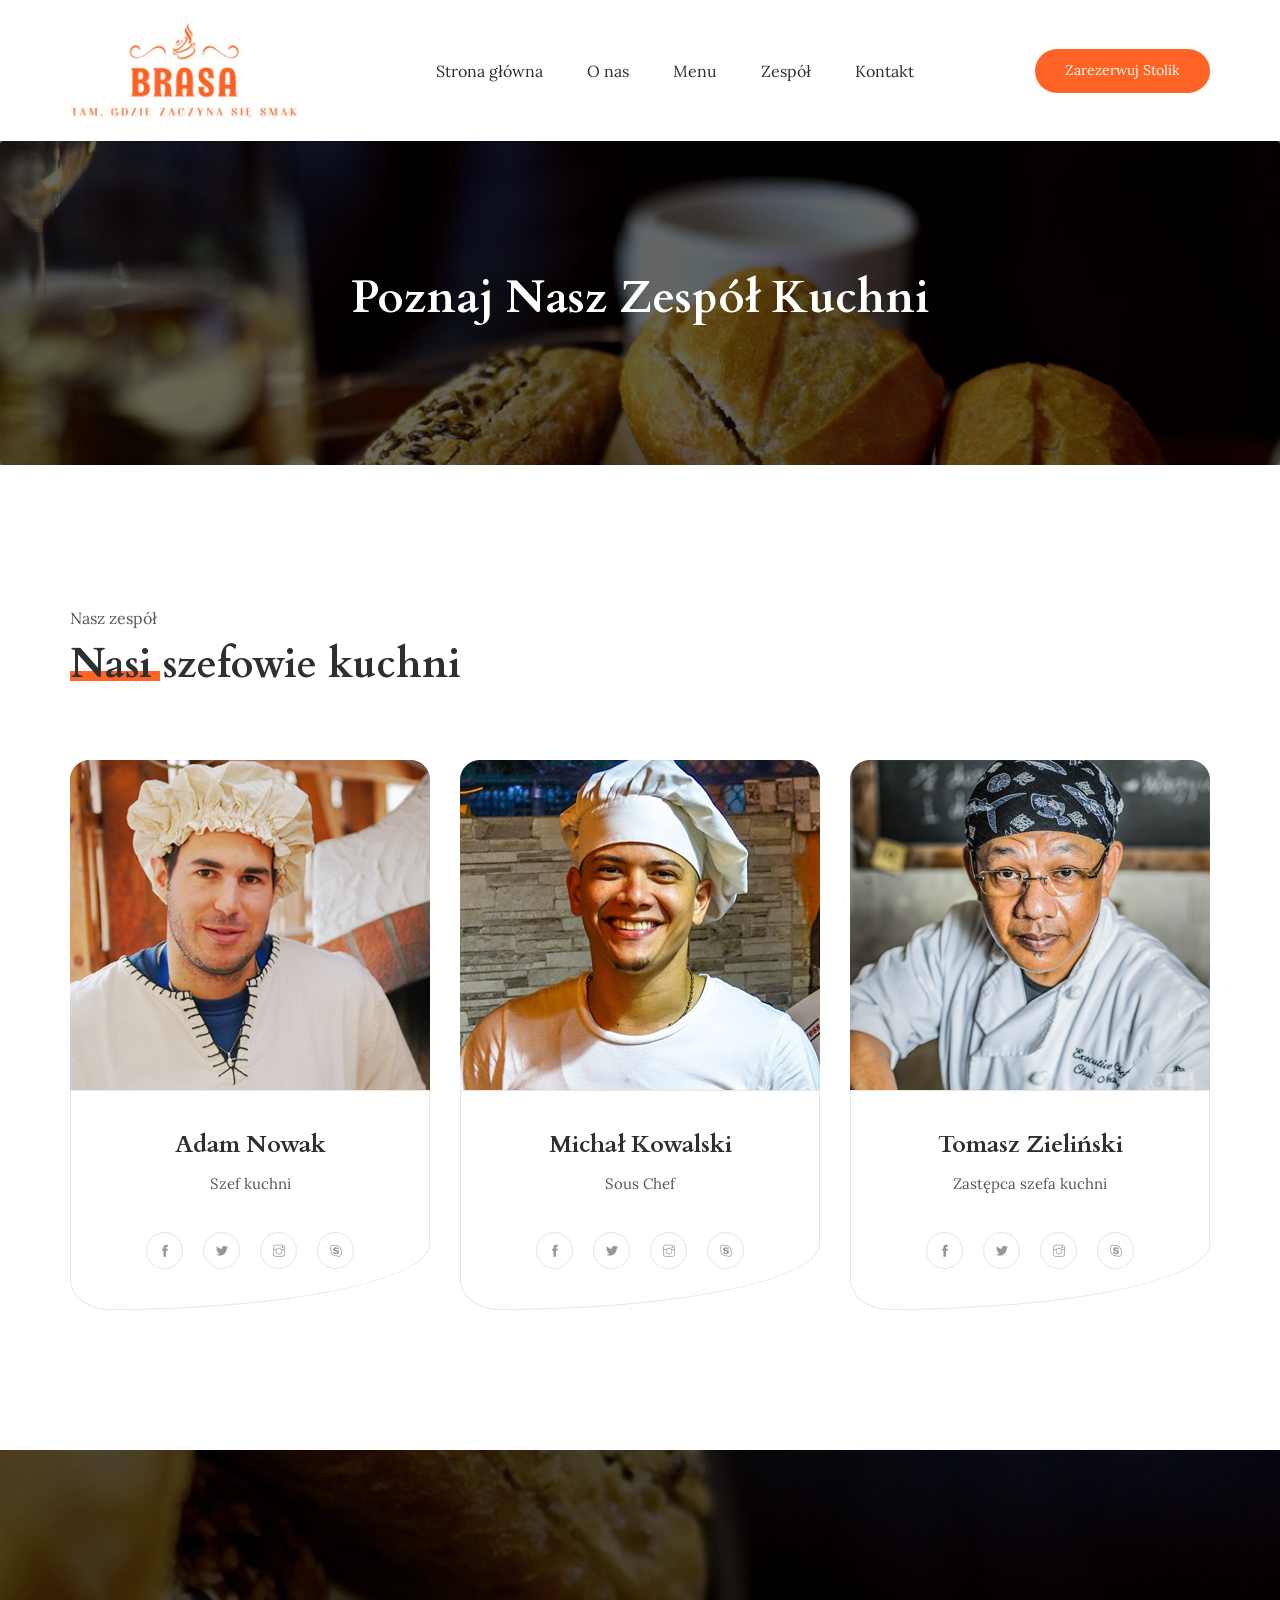
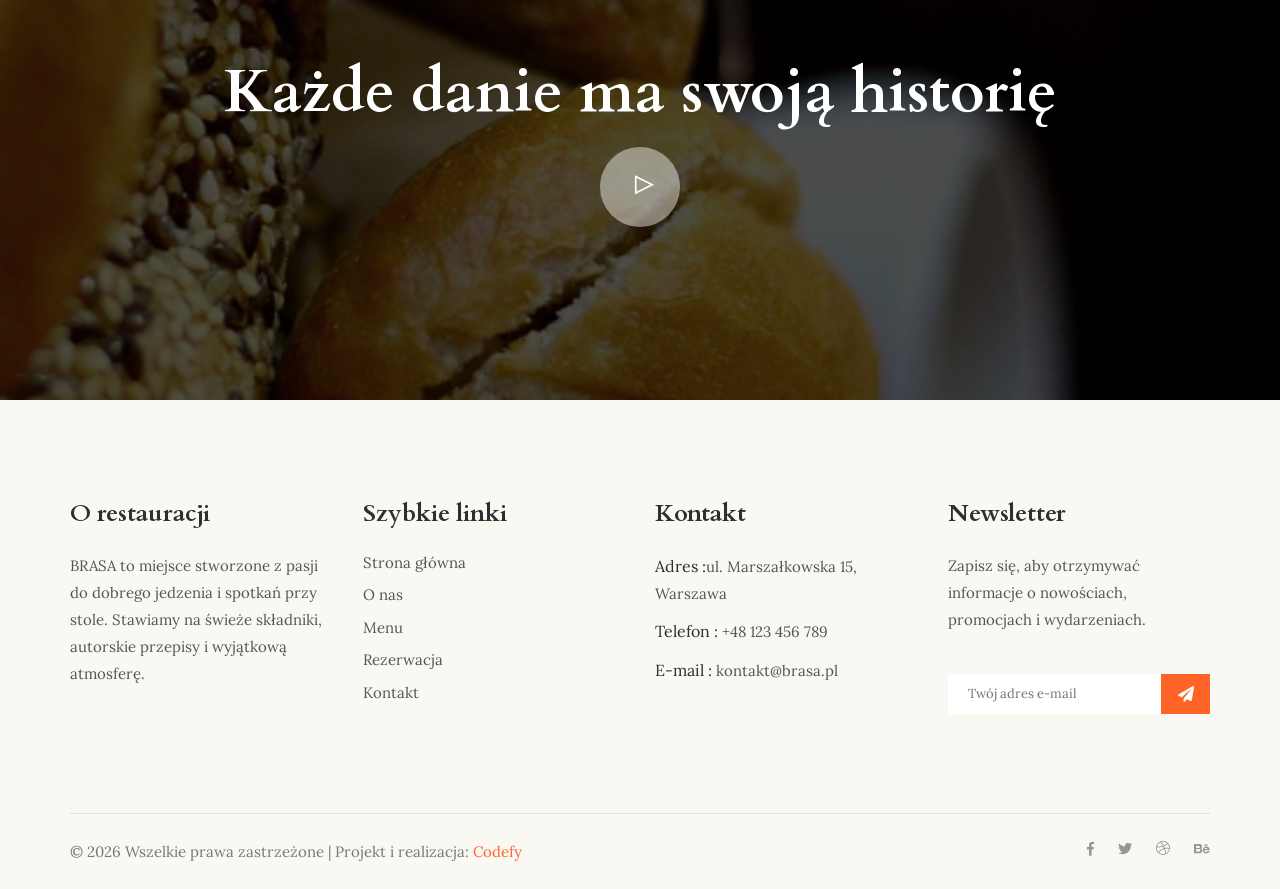
<file: chefs.html>
<!doctype html>
<html lang="en">

<head>
    <!-- Required meta tags -->
    <meta charset="utf-8">
    <meta name="viewport" content="width=device-width, initial-scale=1, shrink-to-fit=no">
    <title>Brasa</title>
    <link rel="icon" href="img/fav-removebg-preview.png">
    <!-- Bootstrap CSS -->
    <link rel="stylesheet" href="css/bootstrap.min.css">
    <!-- animate CSS -->
    <link rel="stylesheet" href="css/animate.css">
    <!-- owl carousel CSS -->
    <link rel="stylesheet" href="css/owl.carousel.min.css">
    <!-- themify CSS -->
    <link rel="stylesheet" href="css/themify-icons.css">
    <!-- flaticon CSS -->
    <link rel="stylesheet" href="css/flaticon.css">
    <!-- font awesome CSS -->
    <link rel="stylesheet" href="css/magnific-popup.css">
    <!-- swiper CSS -->
    <link rel="stylesheet" href="css/slick.css">
    <link rel="stylesheet" href="css/gijgo.min.css">
    <link rel="stylesheet" href="css/nice-select.css">
    <link rel="stylesheet" href="css/all.css">
    <!-- style CSS -->
    <link rel="stylesheet" href="css/style.css">
</head>

<body>
    <!--::header part start::-->
    <header class="main_menu">
        <div class="container">
            <div class="row align-items-center">
                <div class="col-lg-12">
                    <nav class="navbar navbar-expand-lg navbar-light">
                        <a class="navbar-brand" href="index.html"> <img src="img/logo2.jpg" alt="logo"> </a>
                        <button class="navbar-toggler" type="button" data-toggle="collapse"
                            data-target="#navbarSupportedContent" aria-controls="navbarSupportedContent"
                            aria-expanded="false" aria-label="Toggle navigation">
                            <span class="navbar-toggler-icon"></span>
                        </button>

                        <div class="collapse navbar-collapse main-menu-item justify-content-end"
                            id="navbarSupportedContent">
                            <ul class="navbar-nav">
                                <li class="nav-item">
                                    <a class="nav-link" href="index.html">Strona główna</a>
                                </li>
                                <li class="nav-item">
                                    <a class="nav-link" href="about.html">O nas</a>
                                </li>
                                <li class="nav-item">
                                    <a class="nav-link" href="food_menu.html">Menu</a>
                                </li>
                                <li class="nav-item">
                                    <a class="nav-link" href="chefs.html">Zespół</a>
                                </li>
                                <li class="nav-item">
                                    <a class="nav-link" href="contact.html">Kontakt</a>
                                </li>
                            </ul>
                        </div>
                        <div class="menu_btn">
                            <a href="contact.html" class="single_page_btn d-none d-sm-block">Zarezerwuj stolik</a>
                        </div>
                    </nav>
                </div>
            </div>
        </div>
    </header>
    <!-- Header part end-->

    <!-- breadcrumb start-->
    <section class="breadcrumb breadcrumb_bg">
        <div class="container">
            <div class="row">
                <div class="col-lg-12">
                    <div class="breadcrumb_iner text-center">
                        <div class="breadcrumb_iner_item">
                            <h2>Poznaj nasz zespół kuchni</h2>
                        </div>
                    </div>
                </div>
            </div>
        </div>
    </section>
    <!-- breadcrumb start-->

    <!--::chefs_part start::-->
    <section class="chefs_part blog_item_section section_padding">
        <div class="container">
            <div class="row">
                <div class="col-xl-5">
                    <div class="section_tittle">
                        <p>Nasz zespół</p>
                        <h2>Nasi szefowie kuchni</h2>
                    </div>
                </div>
            </div>
            <div class="row">
                <div class="col-sm-6 col-lg-4">
                    <div class="single_blog_item">
                        <div class="single_blog_img">
                            <img src="img/team/chefs_1.png" alt="">
                        </div>
                        <div class="single_blog_text text-center">
                            <h3>Adam Nowak</h3>
                            <p>Szef kuchni</p>
                            <div class="social_icon">
                                <a href="#"> <i class="ti-facebook"></i> </a>
                                <a href="#"> <i class="ti-twitter-alt"></i> </a>
                                <a href="#"> <i class="ti-instagram"></i> </a>
                                <a href="#"> <i class="ti-skype"></i> </a>
                            </div>
                        </div>
                    </div>
                </div>
                <div class="col-sm-6 col-lg-4">
                    <div class="single_blog_item">
                        <div class="single_blog_img">
                            <img src="img/team/chefs_2.png" alt="">
                        </div>
                        <div class="single_blog_text text-center">
                            <h3>Michał Kowalski</h3>
                            <p>Sous Chef</p>
                            <div class="social_icon">
                                <a href="#"> <i class="ti-facebook"></i> </a>
                                <a href="#"> <i class="ti-twitter-alt"></i> </a>
                                <a href="#"> <i class="ti-instagram"></i> </a>
                                <a href="#"> <i class="ti-skype"></i> </a>
                            </div>
                        </div>
                    </div>
                </div>
                <div class="col-sm-6 col-lg-4">
                    <div class="single_blog_item">
                        <div class="single_blog_img">
                            <img src="img/team/chefs_3.png" alt="">
                        </div>
                        <div class="single_blog_text text-center">
                            <h3>Tomasz Zieliński</h3>
                            <p>Zastępca szefa kuchni</p>
                            <div class="social_icon">
                                <a href="#"> <i class="ti-facebook"></i> </a>
                                <a href="#"> <i class="ti-twitter-alt"></i> </a>
                                <a href="#"> <i class="ti-instagram"></i> </a>
                                <a href="#"> <i class="ti-skype"></i> </a>
                            </div>
                        </div>
                    </div>
                </div>
                <div class="col-sm-6 col-lg-4 d-none d-sm-block d-lg-none">
                    <div class="single_blog_item">
                        <div class="single_blog_img">
                            <img src="img/team/chefs_1.png" alt="">
                        </div>
                        <div class="single_blog_text text-center">
                            <h3>Justin Stuard</h3>
                            <p>Chef Master</p>
                            <div class="social_icon">
                                <a href="#"> <i class="ti-facebook"></i> </a>
                                <a href="#"> <i class="ti-twitter-alt"></i> </a>
                                <a href="#"> <i class="ti-instagram"></i> </a>
                                <a href="#"> <i class="ti-skype"></i> </a>
                            </div>
                        </div>
                    </div>
                </div>
            </div>
        </div>
    </section>
    <!--::chefs_part end::-->

    <!-- intro_video_bg start-->
    <section class="intro_video_bg">
        <div class="container">
            <div class="row">
                <div class="col-lg-12">
                    <div class="intro_video_iner text-center">
                        <h2>Każde danie ma swoją historię</h2>
                        <div class="intro_video_icon">
                            <a id="play-video_1" class="video-play-button popup-youtube"
                                href="https://www.youtube.com/watch?v=pBFQdxA-apI">
                                <span class="ti-control-play"></span>
                            </a>
                        </div>
                    </div>
                </div>
            </div>
        </div>
    </section>
    <!-- intro_video_bg part start-->

    <!-- footer part start-->
    <footer class="footer-area">
        <div class="container">
            <div class="row">
                <div class="col-xl-3 col-sm-6 col-md-3 col-lg-3">
                    <div class="single-footer-widget footer_1">
                        <h4>O restauracji</h4>
                        <p>BRASA to miejsce stworzone z pasji do dobrego jedzenia i spotkań przy stole. Stawiamy na świeże składniki, autorskie przepisy i wyjątkową atmosferę.</p>
                    </div>
                </div>
                <div class="col-xl-3 col-sm-6 col-md-2 col-lg-3">
                    <div class="single-footer-widget footer_2">
                        <h4>Szybkie linki</h4>
                        <div class="contact_info">
                            <ul>
                                <li><a href="#">Strona główna</a></li>
                                <li><a href="#">O nas</a></li>
                                <li><a href="#">Menu</a></li>
                                <li><a href="#">Rezerwacja</a></li>
                                <li><a href="#">Kontakt</a></li>
                            </ul>
                        </div>
                    </div>
                </div>
                <div class="col-xl-3 col-sm-6 col-md-3 col-lg-3">
                    <div class="single-footer-widget footer_2">
                        <h4>Kontakt</h4>
                        <div class="contact_info">
                            <p><span> Adres :</span>ul. Marszałkowska 15, Warszawa </p>
                            <p><span> Telefon :</span> +48 123 456 789</p>
                            <p><span> E-mail : </span>kontakt@brasa.pl </p>
                        </div>
                    </div>
                </div>
                <div class="col-xl-3 col-sm-6 col-md-4 col-lg-3">
                    <div class="single-footer-widget footer_3">
                        <h4>Newsletter</h4>
                        <p>Zapisz się, aby otrzymywać informacje o nowościach, promocjach i wydarzeniach.</p>
                        <form action="#">
                            <div class="form-group">
                                <div class="input-group mb-3">
                                    <input type="text" class="form-control" placeholder='Twój adres e-mail'
                                        onfocus="this.placeholder = ''" onblur="this.placeholder = 'Twój adres e-mail'">
                                    <div class="input-group-append">
                                        <button class="btn" type="button"><i class="fas fa-paper-plane"></i></button>
                                    </div>
                                </div>
                            </div>
                        </form>
                    </div>
                </div>
            </div>
            <div class="copyright_part_text">
                <div class="row">
                    <div class="col-lg-8">
                        <p class="footer-text m-0">
  © 2026 Wszelkie prawa zastrzeżone | Projekt i realizacja: 
   <a href="https://codefy.pl" target="_blank">Codefy</a>
</p>
                    </div>
                    <div class="col-lg-4">
                        <div class="copyright_social_icon text-right">
                            <a href="#"><i class="fab fa-facebook-f"></i></a>
                            <a href="#"><i class="fab fa-twitter"></i></a>
                            <a href="#"><i class="ti-dribbble"></i></a>
                            <a href="#"><i class="fab fa-behance"></i></a>
                        </div>
                    </div>
                </div>
            </div>
        </div>
    </footer>
    <!-- footer part end-->

    <!-- jquery plugins here-->
    <!-- jquery -->
    <script src="js/jquery-1.12.1.min.js"></script>
    <!-- popper js -->
    <script src="js/popper.min.js"></script>
    <!-- bootstrap js -->
    <script src="js/bootstrap.min.js"></script>
    <!-- easing js -->
    <script src="js/jquery.magnific-popup.js"></script>
    <!-- swiper js -->
    <script src="js/swiper.min.js"></script>
    <!-- swiper js -->
    <script src="js/masonry.pkgd.js"></script>
    <!-- particles js -->
    <script src="js/owl.carousel.min.js"></script>
    <!-- swiper js -->
    <script src="js/slick.min.js"></script>
    <script src="js/gijgo.min.js"></script>
    <script src="js/jquery.nice-select.min.js"></script>
    <!-- custom js -->
    <script src="js/custom.js"></script>
</body>

</html>
</file>
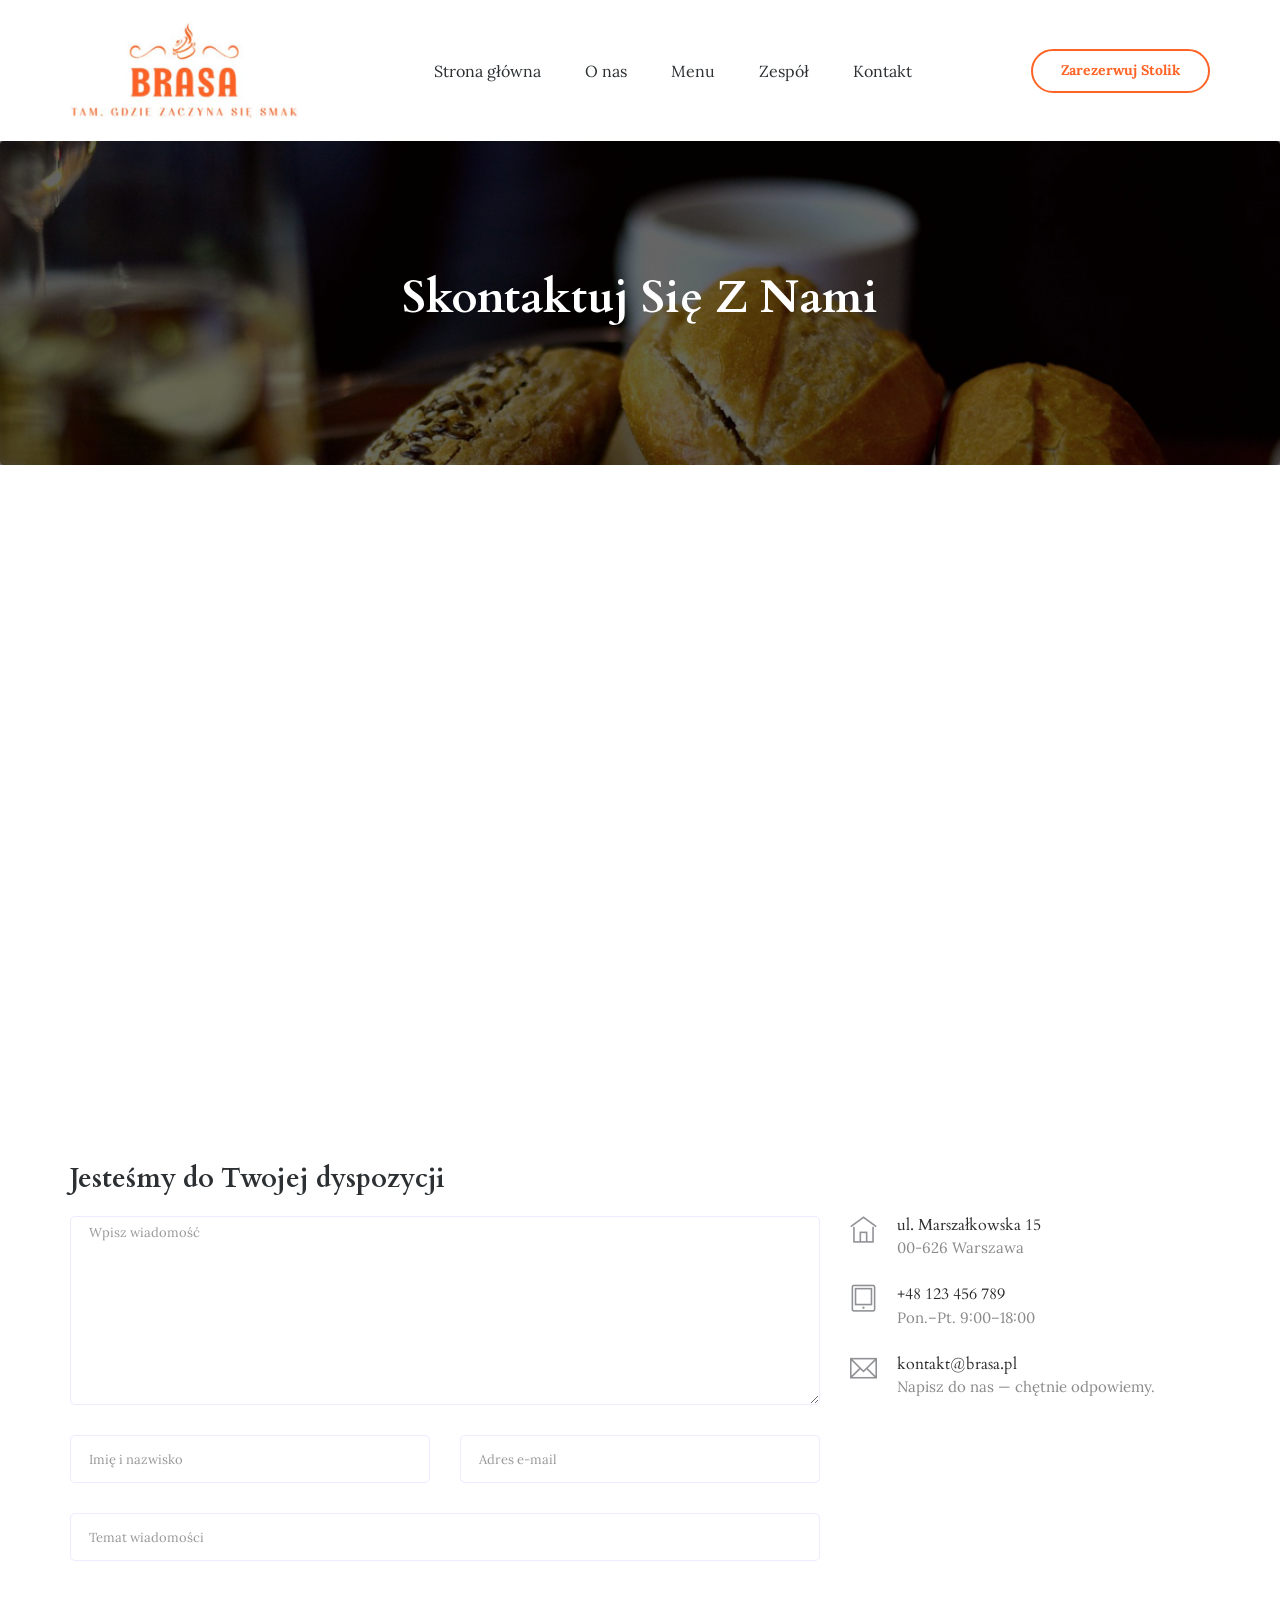
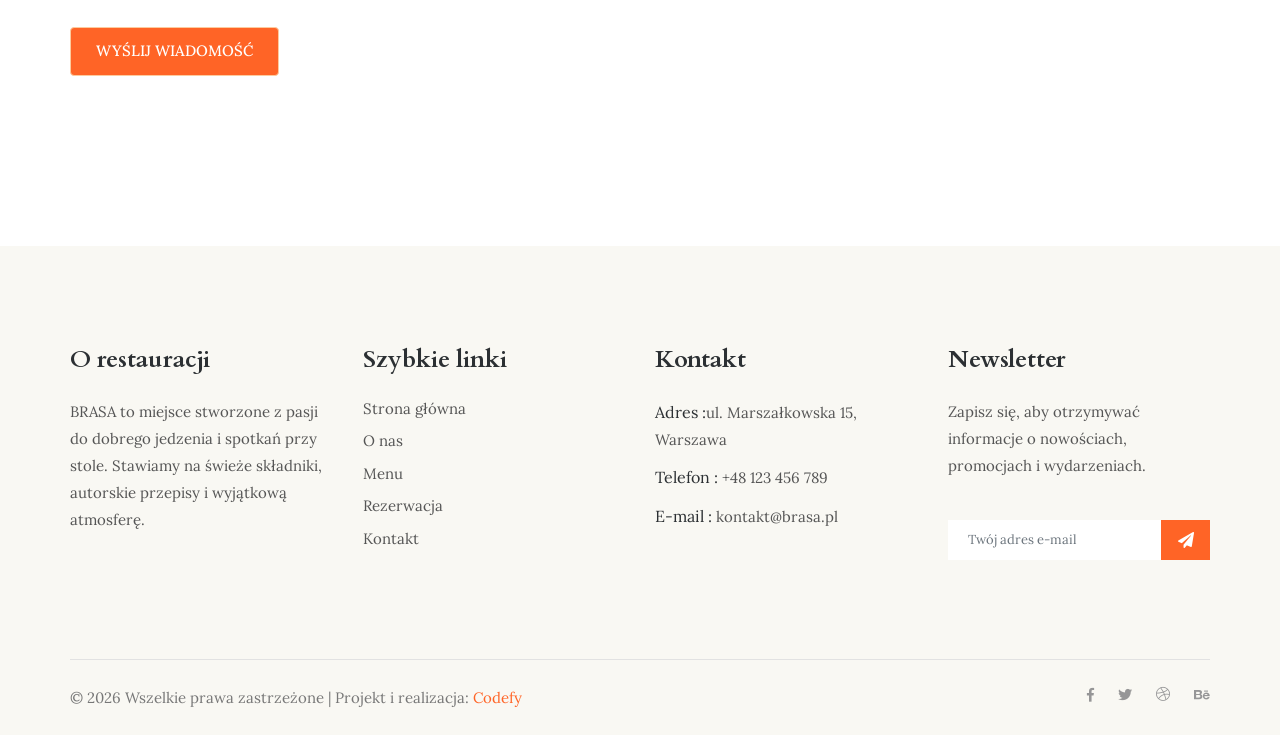
<file: contact.html>
<!doctype html>
<html lang="en">

<head>
    <!-- Required meta tags -->
    <meta charset="utf-8">
    <meta name="viewport" content="width=device-width, initial-scale=1, shrink-to-fit=no">
    <title>Brasa</title>
    <link rel="icon" href="img/fav-removebg-preview.png">
    <!-- Bootstrap CSS -->
    <link rel="stylesheet" href="css/bootstrap.min.css">
    <!-- animate CSS -->
    <link rel="stylesheet" href="css/animate.css">
    <!-- owl carousel CSS -->
    <link rel="stylesheet" href="css/owl.carousel.min.css">
    <!-- themify CSS -->
    <link rel="stylesheet" href="css/themify-icons.css">
    <!-- flaticon CSS -->
    <link rel="stylesheet" href="css/flaticon.css">
    <!-- font awesome CSS -->
    <link rel="stylesheet" href="css/magnific-popup.css">
    <!-- swiper CSS -->
    <link rel="stylesheet" href="css/slick.css">
    <link rel="stylesheet" href="css/gijgo.min.css">
    <link rel="stylesheet" href="css/nice-select.css">
    <link rel="stylesheet" href="css/all.css">
    <!-- style CSS -->
    <link rel="stylesheet" href="css/style.css">
</head>

<body>
    <!--::header part start::-->
    <header class="main_menu">
        <div class="container">
            <div class="row align-items-center">
                <div class="col-lg-12">
                    <nav class="navbar navbar-expand-lg navbar-light">
                        <a class="navbar-brand" href="index.html"> <img src="img/logo2.jpg" alt="logo"> </a>
                        <button class="navbar-toggler" type="button" data-toggle="collapse"
                            data-target="#navbarSupportedContent" aria-controls="navbarSupportedContent"
                            aria-expanded="false" aria-label="Toggle navigation">
                            <span class="navbar-toggler-icon"></span>
                        </button>

                        <div class="collapse navbar-collapse main-menu-item justify-content-end"
                            id="navbarSupportedContent">
                            <ul class="navbar-nav">
                                <li class="nav-item">
                                    <a class="nav-link" href="index.html">Strona główna</a>
                                </li>
                                <li class="nav-item">
                                    <a class="nav-link" href="about.html">O nas</a>
                                </li>
                                <li class="nav-item">
                                    <a class="nav-link" href="food_menu.html">Menu</a>
                                </li>
                                <li class="nav-item">
                                    <a class="nav-link" href="chefs.html">Zespół</a>
                                </li>
                                <li class="nav-item">
                                    <a class="nav-link" href="contact.html">Kontakt</a>
                                </li>
                            </ul>
                        </div>
                        <div class="menu_btn">
                            <a href="contact.html" class="btn_12 d-none d-sm-block">Zarezerwuj stolik</a>
                        </div>
                    </nav>
                </div>
            </div>
        </div>
    </header>
    <!-- Header part end-->

  <!-- breadcrumb start-->
  <section class="breadcrumb breadcrumb_bg">
    <div class="container">
      <div class="row">
        <div class="col-lg-12">
          <div class="breadcrumb_iner text-center">
            <div class="breadcrumb_iner_item">
              <h2>Skontaktuj się z nami</h2>
            </div>
          </div>
        </div>
      </div>
    </div>
  </section>
  <!-- breadcrumb start-->

  <!-- ================ contact section start ================= -->
  <section class="contact-section section_padding">
    <div class="container">
      <div class="d-none d-sm-block mb-5 pb-4">
        <div class="map-container">
  <iframe
    src="https://www.google.com/maps?q=ul.+Marszałkowska+15+Warszawa&hl=pl&output=embed"
    width="100%"
    height="480"
    style="border:0; border-radius: 10px;"
    allowfullscreen=""
    loading="lazy">
  </iframe>
</div>

      </div>


      <div class="row">
        <div class="col-12">
          <h2 class="contact-title">Jesteśmy do Twojej dyspozycji</h2>
        </div>
        <div class="col-lg-8">
          <form class="form-contact contact_form" action="contact_process.php" method="post" id="contactForm"
            novalidate="novalidate">
            <div class="row">
              <div class="col-12">
                <div class="form-group">

                  <textarea class="form-control w-100" name="message" id="message" cols="30" rows="9"
                    placeholder='Wpisz wiadomość'></textarea>
                </div>
              </div>
              <div class="col-sm-6">
                <div class="form-group">
                  <input class="form-control" name="name" id="name" type="text" onfocus="this.placeholder = ''"
                    onblur="this.placeholder = 'Imię i nazwisko'" placeholder='Imię i nazwisko'>
                </div>
              </div>
              <div class="col-sm-6">
                <div class="form-group">
                  <input class="form-control" name="email" id="email" type="email" onfocus="this.placeholder = ''"
                    onblur="this.placeholder = 'Adres e-mail'" placeholder='Adres e-mail'>
                </div>
              </div>
              <div class="col-12">
                <div class="form-group">
                  <input class="form-control" name="subject" id="subject" type="text" onfocus="this.placeholder = ''"
                    onblur="this.placeholder = 'Temat wiadomości'" placeholder='Temat wiadomości'>
                </div>
              </div>
            </div>
            <div class="form-group mt-3">
              <button type="submit" class="button button-contactForm btn_4">Wyślij wiadomość</button>
            </div>
          </form>
        </div>
        <div class="col-lg-4">
          <div class="media contact-info">
            <span class="contact-info__icon"><i class="ti-home"></i></span>
            <div class="media-body">
              <h3>ul. Marszałkowska 15</h3>
              <p>00-626 Warszawa</p>
            </div>
          </div>
          <div class="media contact-info">
            <span class="contact-info__icon"><i class="ti-tablet"></i></span>
            <div class="media-body">
              <h3>+48 123 456 789</h3>
              <p>Pon.–Pt. 9:00–18:00</p>
            </div>
          </div>
          <div class="media contact-info">
            <span class="contact-info__icon"><i class="ti-email"></i></span>
            <div class="media-body">
              <h3>kontakt@brasa.pl</h3>
              <p>Napisz do nas — chętnie odpowiemy.</p>
            </div>
          </div>
        </div>
      </div>
    </div>
  </section>
  <!-- ================ contact section end ================= -->

  <!-- footer part start-->
  <footer class="footer-area">
        <div class="container">
            <div class="row">
                <div class="col-xl-3 col-sm-6 col-md-3 col-lg-3">
                    <div class="single-footer-widget footer_1">
                        <h4>O restauracji</h4>
                        <p>BRASA to miejsce stworzone z pasji do dobrego jedzenia i spotkań przy stole. Stawiamy na świeże składniki, autorskie przepisy i wyjątkową atmosferę.</p>
                    </div>
                </div>
                <div class="col-xl-3 col-sm-6 col-md-2 col-lg-3">
                    <div class="single-footer-widget footer_2">
                        <h4>Szybkie linki</h4>
                        <div class="contact_info">
                            <ul>
                                <li><a href="#">Strona główna</a></li>
                                <li><a href="#">O nas</a></li>
                                <li><a href="#">Menu</a></li>
                                <li><a href="#">Rezerwacja</a></li>
                                <li><a href="#">Kontakt</a></li>
                            </ul>
                        </div>
                    </div>
                </div>
                <div class="col-xl-3 col-sm-6 col-md-3 col-lg-3">
                    <div class="single-footer-widget footer_2">
                        <h4>Kontakt</h4>
                        <div class="contact_info">
                            <p><span> Adres :</span>ul. Marszałkowska 15, Warszawa </p>
                            <p><span> Telefon :</span> +48 123 456 789</p>
                            <p><span> E-mail : </span>kontakt@brasa.pl </p>
                        </div>
                    </div>
                </div>
                <div class="col-xl-3 col-sm-6 col-md-4 col-lg-3">
                    <div class="single-footer-widget footer_3">
                        <h4>Newsletter</h4>
                        <p>Zapisz się, aby otrzymywać informacje o nowościach, promocjach i wydarzeniach.</p>
                        <form action="#">
                            <div class="form-group">
                                <div class="input-group mb-3">
                                    <input type="text" class="form-control" placeholder='Twój adres e-mail'
                                        onfocus="this.placeholder = ''" onblur="this.placeholder = 'Twój adres e-mail'">
                                    <div class="input-group-append">
                                        <button class="btn" type="button"><i class="fas fa-paper-plane"></i></button>
                                    </div>
                                </div>
                            </div>
                        </form>
                    </div>
                </div>
            </div>
            <div class="copyright_part_text">
                <div class="row">
                    <div class="col-lg-8">
                        <p class="footer-text m-0">
  © 2026 Wszelkie prawa zastrzeżone | Projekt i realizacja: 
   <a href="https://codefy.pl" target="_blank">Codefy</a>
</p>
                    </div>
                    <div class="col-lg-4">
                        <div class="copyright_social_icon text-right">
                            <a href="#"><i class="fab fa-facebook-f"></i></a>
                            <a href="#"><i class="fab fa-twitter"></i></a>
                            <a href="#"><i class="ti-dribbble"></i></a>
                            <a href="#"><i class="fab fa-behance"></i></a>
                        </div>
                    </div>
                </div>
            </div>
        </div>
    </footer>
  <!-- footer part end-->

  <!-- jquery plugins here-->
  <!-- jquery -->
  <script src="js/jquery-1.12.1.min.js"></script>
  <!-- popper js -->
  <script src="js/popper.min.js"></script>
  <!-- bootstrap js -->
  <script src="js/bootstrap.min.js"></script>
  <!-- easing js -->
  <script src="js/jquery.magnific-popup.js"></script>
  <!-- swiper js -->
  <script src="js/swiper.min.js"></script>
  <!-- swiper js -->
  <script src="js/masonry.pkgd.js"></script>
  <!-- particles js -->
  <script src="js/owl.carousel.min.js"></script>
  <!-- swiper js -->
  <script src="js/slick.min.js"></script>
  <script src="js/gijgo.min.js"></script>
  <script src="js/jquery.nice-select.min.js"></script>
  <!-- particles js -->
  <script src="js/contact.js"></script>
  <!-- ajaxchimp js -->
  <script src="js/jquery.ajaxchimp.min.js"></script>
  <!-- validate js -->
  <script src="js/jquery.validate.min.js"></script>
  <!-- form js -->
  <script src="js/jquery.form.js"></script>
  <!-- custom js -->
  <script src="js/custom.js"></script>
</body>

</html>
</file>
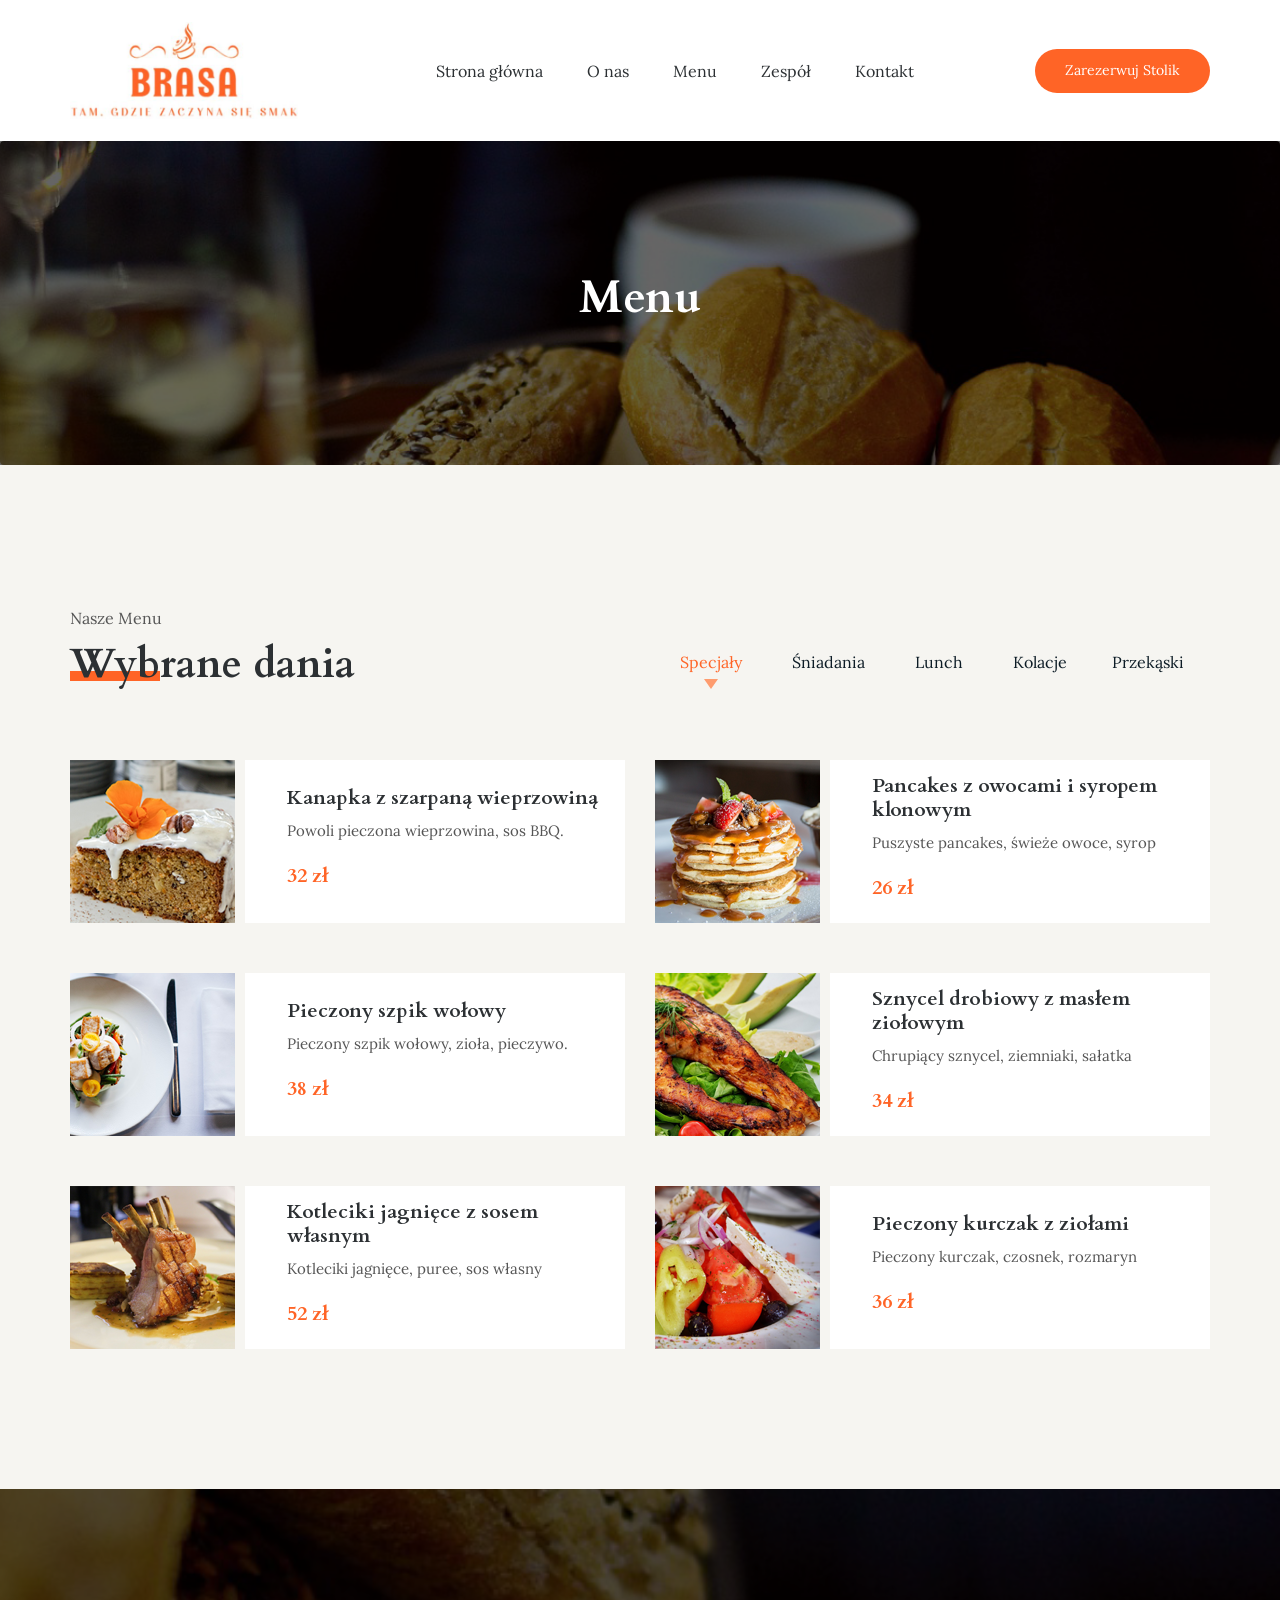
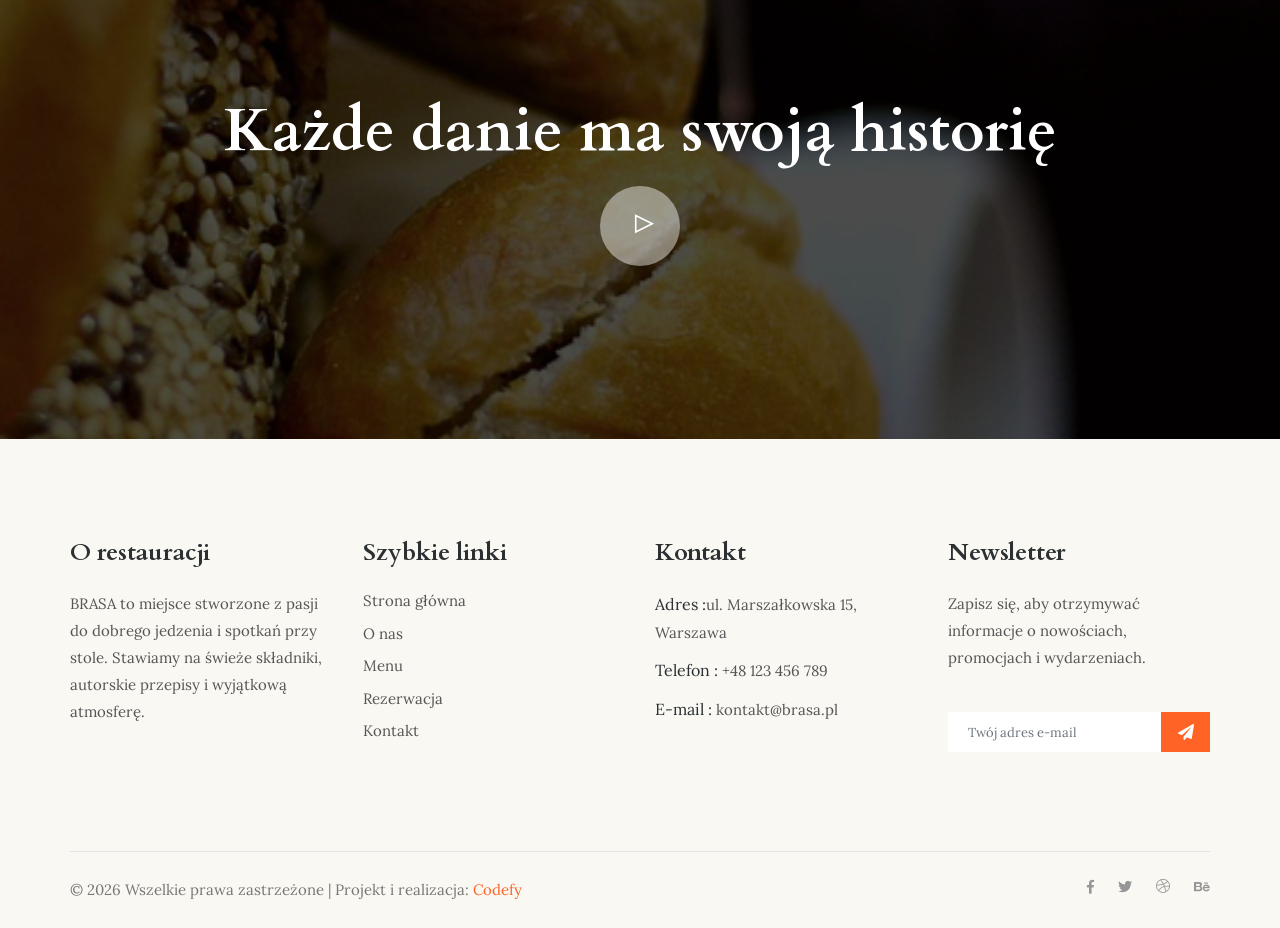
<file: food_menu.html>
<!doctype html>
<html lang="en">

<head>
    <!-- Required meta tags -->
    <meta charset="utf-8">
    <meta name="viewport" content="width=device-width, initial-scale=1, shrink-to-fit=no">
    <title>Brasa</title>
    <link rel="icon" href="img/fav-removebg-preview.png">
    <!-- Bootstrap CSS -->
    <link rel="stylesheet" href="css/bootstrap.min.css">
    <!-- animate CSS -->
    <link rel="stylesheet" href="css/animate.css">
    <!-- owl carousel CSS -->
    <link rel="stylesheet" href="css/owl.carousel.min.css">
    <!-- themify CSS -->
    <link rel="stylesheet" href="css/themify-icons.css">
    <!-- flaticon CSS -->
    <link rel="stylesheet" href="css/flaticon.css">
    <!-- font awesome CSS -->
    <link rel="stylesheet" href="css/magnific-popup.css">
    <!-- swiper CSS -->
    <link rel="stylesheet" href="css/slick.css">
    <link rel="stylesheet" href="css/gijgo.min.css">
    <link rel="stylesheet" href="css/nice-select.css">
    <link rel="stylesheet" href="css/all.css">
    <!-- style CSS -->
    <link rel="stylesheet" href="css/style.css">
</head>

<body>
    <!--::header part start::-->
    <header class="main_menu">
        <div class="container">
            <div class="row align-items-center">
                <div class="col-lg-12">
                    <nav class="navbar navbar-expand-lg navbar-light">
                        <a class="navbar-brand" href="index.html"> <img src="img/logo2.jpg" alt="logo"> </a>
                        <button class="navbar-toggler" type="button" data-toggle="collapse"
                            data-target="#navbarSupportedContent" aria-controls="navbarSupportedContent"
                            aria-expanded="false" aria-label="Toggle navigation">
                            <span class="navbar-toggler-icon"></span>
                        </button>

                        <div class="collapse navbar-collapse main-menu-item justify-content-end"
                            id="navbarSupportedContent">
                            <ul class="navbar-nav">
                                <li class="nav-item">
                                    <a class="nav-link" href="index.html">Strona główna</a>
                                </li>
                                <li class="nav-item">
                                    <a class="nav-link" href="about.html">O nas</a>
                                </li>
                                <li class="nav-item">
                                    <a class="nav-link" href="food_menu.html">Menu</a>
                                </li>
                                <li class="nav-item">
                                    <a class="nav-link" href="chefs.html">Zespół</a>
                                </li>
                                <li class="nav-item">
                                    <a class="nav-link" href="contact.html">Kontakt</a>
                                </li>
                            </ul>
                        </div>
                        <div class="menu_btn">
                            <a href="contact.html" class="single_page_btn d-none d-sm-block">Zarezerwuj stolik</a>
                        </div>
                    </nav>
                </div>
            </div>
        </div>
    </header>
    <!-- Header part end-->

    <!-- breadcrumb start-->
    <section class="breadcrumb breadcrumb_bg">
        <div class="container">
            <div class="row">
                <div class="col-lg-12">
                    <div class="breadcrumb_iner text-center">
                        <div class="breadcrumb_iner_item">
                            <h2>Menu</h2>
                        </div>
                    </div>
                </div>
            </div>
        </div>
    </section>
    <!-- breadcrumb start-->

    <!--::chefs_part start::-->
    <!-- food_menu start-->
    <section class="food_menu gray_bg">
        <div class="container">
            <div class="row justify-content-between">
                <div class="col-lg-5">
                    <div class="section_tittle">
                        <p>Nasze Menu</p>
                        <h2>Wybrane dania</h2>
                    </div>
                </div>
                <div class="col-lg-6">
                    <div class="nav nav-tabs food_menu_nav" id="myTab" role="tablist">
                        <a class="active" id="Special-tab" data-toggle="tab" href="#Special" role="tab"
                            aria-controls="Special" aria-selected="false">Specjały <img src="img/icon/play.svg"
                                alt="play"></a>
                        <a id="Breakfast-tab" data-toggle="tab" href="#Breakfast" role="tab" aria-controls="Breakfast"
                            aria-selected="false">Śniadania <img src="img/icon/play.svg" alt="play"></a>
                        <a id="Launch-tab" data-toggle="tab" href="#Launch" role="tab" aria-controls="Launch"
                            aria-selected="false">Lunch <img src="img/icon/play.svg" alt="play"></a>
                        <a id="Dinner-tab" data-toggle="tab" href="#Dinner" role="tab" aria-controls="Dinner"
                            aria-selected="false">Kolacje <img src="img/icon/play.svg" alt="play"> </a>
                        <a id="Sneaks-tab" data-toggle="tab" href="#Sneaks" role="tab" aria-controls="Sneaks"
                            aria-selected="false">Przekąski <img src="img/icon/play.svg" alt="play"></a>
                    </div>
                </div>
                <div class="col-lg-12">
                    <div class="tab-content" id="myTabContent">
                        <div class="tab-pane fade show active single-member" id="Special" role="tabpanel"
                            aria-labelledby="Special-tab">
                            <div class="row">
                                <div class="col-sm-6 col-lg-6">
                                    <div class="single_food_item media">
                                        <img src="img/food_menu/single_food_1.png" class="mr-3" alt="...">
                                        <div class="media-body align-self-center">
                                            <h3>Kanapka z szarpaną wieprzowiną</h3>
                                            <p>Powoli pieczona wieprzowina, sos BBQ.</p>
                                            <h5>32 zł</h5>
                                        </div>
                                    </div>
                                    <div class="single_food_item media">
                                        <img src="img/food_menu/single_food_2.png" class="mr-3" alt="...">
                                        <div class="media-body align-self-center">
                                            <h3>Pieczony szpik wołowy</h3>
                                            <p>Pieczony szpik wołowy, zioła, pieczywo.</p>
                                            <h5>38 zł</h5>
                                        </div>
                                    </div>
                                    <div class="single_food_item media">
                                        <img src="img/food_menu/single_food_3.png" class="mr-3" alt="...">
                                        <div class="media-body align-self-center">
                                            <h3>Kotleciki jagnięce z sosem własnym</h3>
                                            <p>Kotleciki jagnięce, puree, sos własny</p>
                                            <h5>52 zł</h5>
                                        </div>
                                    </div>
                                </div>
                                <div class="col-sm-6 col-lg-6">
                                    <div class="single_food_item media">
                                        <img src="img/food_menu/single_food_4.png" class="mr-3" alt="...">
                                        <div class="media-body align-self-center">
                                            <h3>Pancakes z owocami i syropem klonowym</h3>
                                            <p>Puszyste pancakes, świeże owoce, syrop</p>
                                            <h5>26 zł</h5>
                                        </div>
                                    </div>
                                    <div class="single_food_item media">
                                        <img src="img/food_menu/single_food_5.png" class="mr-3" alt="...">
                                        <div class="media-body align-self-center">
                                            <h3>Sznycel drobiowy z masłem ziołowym</h3>
                                            <p>Chrupiący sznycel, ziemniaki, sałatka</p>
                                            <h5>34 zł</h5>
                                        </div>
                                    </div>
                                    <div class="single_food_item media">
                                        <img src="img/food_menu/single_food_6.png" class="mr-3" alt="...">
                                        <div class="media-body align-self-center">
                                            <h3>Pieczony kurczak z ziołami</h3>
                                            <p>Pieczony kurczak, czosnek, rozmaryn</p>
                                            <h5>36 zł</h5>
                                        </div>
                                    </div>
                                </div>
                            </div>
                        </div>
                        <div class="tab-pane fade single-member" id="Breakfast" role="tabpanel"
                            aria-labelledby="Breakfast-tab">
                            <div class="row">
                                <div class="col-sm-6 col-lg-6">
                                    <div class="single_food_item media">
                                        <img src="img/food_menu/single_food_4.png" class="mr-3" alt="...">
                                        <div class="media-body align-self-center">
                                            <h3>Pancakes z owocami i syropem klonowym</h3>
                                            <p>Puszyste pancakes, świeże owoce, syrop</p>
                                            <h5>26 zł</h5>
                                        </div>
                                    </div>
                                    <div class="single_food_item media">
                                        <img src="img/food_menu/single_food_5.png" class="mr-3" alt="...">
                                        <div class="media-body align-self-center">
                                            <h3>Sznycel drobiowy z masłem ziołowym</h3>
                                            <p>Chrupiący sznycel, ziemniaki, sałatka</p>
                                            <h5>34 zł</h5>
                                        </div>
                                    </div>
                                    <div class="single_food_item media">
                                        <img src="img/food_menu/single_food_6.png" class="mr-3" alt="...">
                                        <div class="media-body align-self-center">
                                            <h3>Pieczony kurczak z ziołami</h3>
                                            <p>Pieczony kurczak, czosnek, rozmaryn</p>
                                            <h5>36 zł</h5>
                                        </div>
                                    </div>
                                </div>
                                <div class="col-sm-6 col-lg-6">
                                    <div class="single_food_item media">
                                        <img src="img/food_menu/single_food_1.png" class="mr-3" alt="...">
                                        <div class="media-body align-self-center">
                                            <h3>Kanapka z szarpaną wieprzowiną</h3>
                                            <p>Powoli pieczona wieprzowina, sos BBQ</p>
                                            <h5>32 zł</h5>
                                        </div>
                                    </div>
                                    <div class="single_food_item media">
                                        <img src="img/food_menu/single_food_2.png" class="mr-3" alt="...">
                                        <div class="media-body align-self-center">
                                            <h3>Pieczony szpik wołowy</h3>
                                            <p>Pieczony szpik wołowy, zioła, pieczywo</p>
                                            <h5>38 zł</h5>
                                        </div>
                                    </div>
                                    <div class="single_food_item media">
                                        <img src="img/food_menu/single_food_3.png" class="mr-3" alt="...">
                                        <div class="media-body align-self-center">
                                            <h3>Kotleciki jagnięce z sosem własnym</h3>
                                            <p>Kotleciki jagnięce, puree, sos własny</p>
                                            <h5>52 zł</h5>
                                        </div>
                                    </div>
                                </div>
                            </div>
                        </div>
                        <div class="tab-pane fade single-member" id="Launch" role="tabpanel"
                            aria-labelledby="Launch-tab">
                            <div class="row">
                                <div class="col-sm-6 col-lg-6">
                                    <div class="single_food_item media">
                                        <img src="img/food_menu/single_food_1.png" class="mr-3" alt="...">
                                        <div class="media-body align-self-center">
                                            <h3>Kanapka z szarpaną wieprzowiną</h3>
                                            <p>Powoli pieczona wieprzowina, sos BBQ</p>
                                            <h5>32 zł</h5>
                                        </div>
                                    </div>
                                    <div class="single_food_item media">
                                        <img src="img/food_menu/single_food_2.png" class="mr-3" alt="...">
                                        <div class="media-body align-self-center">
                                            <h3>Pieczony szpik wołowy</h3>
                                            <p>Pieczony szpik wołowy, zioła, pieczywo</p>
                                            <h5>38 zł</h5>
                                        </div>
                                    </div>
                                    <div class="single_food_item media">
                                        <img src="img/food_menu/single_food_3.png" class="mr-3" alt="...">
                                        <div class="media-body align-self-center">
                                            <h3>Kotleciki jagnięce z sosem własnym</h3>
                                            <p>Kotleciki jagnięce, puree, sos własny</p>
                                            <h5>52 zł</h5>
                                        </div>
                                    </div>
                                </div>
                                <div class="col-sm-6 col-lg-6">
                                    <div class="single_food_item media">
                                        <img src="img/food_menu/single_food_4.png" class="mr-3" alt="...">
                                        <div class="media-body align-self-center">
                                            <h3>Pancakes z owocami i syropem klonowym</h3>
                                            <p>Puszyste pancakes, świeże owoce, syrop</p>
                                            <h5>26 zł</h5>
                                        </div>
                                    </div>
                                    <div class="single_food_item media">
                                        <img src="img/food_menu/single_food_5.png" class="mr-3" alt="...">
                                        <div class="media-body align-self-center">
                                            <h3>Sznycel drobiowy z masłem ziołowym</h3>
                                            <p>Chrupiący sznycel, ziemniaki, sałatka</p>
                                            <h5>34 zł</h5>
                                        </div>
                                    </div>
                                    <div class="single_food_item media">
                                        <img src="img/food_menu/single_food_6.png" class="mr-3" alt="...">
                                        <div class="media-body align-self-center">
                                            <h3>Pieczony kurczak z ziołami</h3>
                                            <p>Pieczony kurczak, czosnek, rozmaryn</p>
                                            <h5>36 zł</h5>
                                        </div>
                                    </div>
                                </div>

                            </div>
                        </div>
                        <div class="tab-pane fade single-member" id="Dinner" role="tabpanel"
                            aria-labelledby="Dinner-tab">
                            <div class="row">
                                <div class="col-sm-6 col-lg-6">
                                    <div class="single_food_item media">
                                        <img src="img/food_menu/single_food_4.png" class="mr-3" alt="...">
                                        <div class="media-body align-self-center">
                                            <h3>Pancakes z owocami i syropem klonowym</h3>
                                            <p>Puszyste pancakes, świeże owoce, syrop</p>
                                            <h5>26 zł</h5>
                                        </div>
                                    </div>
                                    <div class="single_food_item media">
                                        <img src="img/food_menu/single_food_5.png" class="mr-3" alt="...">
                                        <div class="media-body align-self-center">
                                            <h3>Sznycel drobiowy z masłem ziołowym</h3>
                                            <p>Chrupiący sznycel, ziemniaki, sałatka</p>
                                            <h5>34 zł</h5>
                                        </div>
                                    </div>
                                    <div class="single_food_item media">
                                        <img src="img/food_menu/single_food_6.png" class="mr-3" alt="...">
                                        <div class="media-body align-self-center">
                                            <h3>Pieczony kurczak z ziołami</h3>
                                            <p>Pieczony kurczak, czosnek, rozmaryn</p>
                                            <h5>36 zł</h5>
                                        </div>
                                    </div>
                                </div>
                                <div class="col-sm-6 col-lg-6">
                                    <div class="single_food_item media">
                                        <img src="img/food_menu/single_food_1.png" class="mr-3" alt="...">
                                        <div class="media-body align-self-center">
                                            <h3>Kanapka z szarpaną wieprzowiną</h3>
                                            <p>Powoli pieczona wieprzowina, sos BBQ</p>
                                            <h5>32 zł</h5>
                                        </div>
                                    </div>
                                    <div class="single_food_item media">
                                        <img src="img/food_menu/single_food_2.png" class="mr-3" alt="...">
                                        <div class="media-body align-self-center">
                                            <h3>Pieczony szpik wołowy</h3>
                                            <p>Pieczony szpik wołowy, zioła, pieczywo</p>
                                            <h5>38 zł</h5>
                                        </div>
                                    </div>
                                    <div class="single_food_item media">
                                        <img src="img/food_menu/single_food_3.png" class="mr-3" alt="...">
                                        <div class="media-body align-self-center">
                                            <h3>Kotleciki jagnięce z sosem własnym</h3>
                                            <p>Kotleciki jagnięce, puree, sos własny</p>
                                            <h5>52 zł</h5>
                                        </div>
                                    </div>
                                </div>

                            </div>
                        </div>
                        <div class="tab-pane fade single-member" id="Sneaks" role="tabpanel"
                            aria-labelledby="Sneaks-tab">
                            <div class="row">
                                <div class="col-sm-6 col-lg-6">
                                    <div class="single_food_item media">
                                        <img src="img/food_menu/single_food_1.png" class="mr-3" alt="...">
                                        <div class="media-body align-self-center">
                                            <h3>Kanapka z szarpaną wieprzowiną</h3>
                                            <p>Powoli pieczona wieprzowina, sos BBQ</p>
                                            <h5>32 zł</h5>
                                        </div>
                                    </div>
                                    <div class="single_food_item media">
                                        <img src="img/food_menu/single_food_2.png" class="mr-3" alt="...">
                                        <div class="media-body align-self-center">
                                            <h3>Pieczony szpik wołowy</h3>
                                            <p>Pieczony szpik wołowy, zioła, pieczywo</p>
                                            <h5>38 zł</h5>
                                        </div>
                                    </div>
                                    <div class="single_food_item media">
                                        <img src="img/food_menu/single_food_3.png" class="mr-3" alt="...">
                                        <div class="media-body align-self-center">
                                            <h3>Kotleciki jagnięce z sosem własnym</h3>
                                            <p>Kotleciki jagnięce, puree, sos własny</p>
                                            <h5>52 zł</h5>
                                        </div>
                                    </div>
                                </div>
                                <div class="col-sm-6 col-lg-6">
                                    <div class="single_food_item media">
                                        <img src="img/food_menu/single_food_4.png" class="mr-3" alt="...">
                                        <div class="media-body align-self-center">
                                            <h3>Pancakes z owocami i syropem klonowym</h3>
                                            <p>Puszyste pancakes, świeże owoce, syrop</p>
                                            <h5>26 zł</h5>
                                        </div>
                                    </div>
                                    <div class="single_food_item media">
                                        <img src="img/food_menu/single_food_5.png" class="mr-3" alt="...">
                                        <div class="media-body align-self-center">
                                            <h3>Sznycel drobiowy z masłem ziołowym</h3>
                                            <p>Chrupiący sznycel, ziemniaki, sałatka</p>
                                            <h5>34 zł</h5>
                                        </div>
                                    </div>
                                    <div class="single_food_item media">
                                        <img src="img/food_menu/single_food_6.png" class="mr-3" alt="...">
                                        <div class="media-body align-self-center">
                                            <h3>Pieczony kurczak z ziołami</h3>
                                            <p>Pieczony kurczak, czosnek, rozmaryn</p>
                                            <h5>36 zł</h5>
                                        </div>
                                    </div>
                                </div>
                            </div>
                        </div>
                    </div>
                </div>
            </div>
        </div>
    </section>
    <!-- food_menu part end-->
    <!--::chefs_part end::-->

    <!-- intro_video_bg start-->
    <section class="intro_video_bg">
        <div class="container">
            <div class="row">
                <div class="col-lg-12">
                    <div class="intro_video_iner text-center">
                        <h2>Każde danie ma swoją historię</h2>
                        <div class="intro_video_icon">
                            <a id="play-video_1" class="video-play-button popup-youtube"
                                href="https://www.youtube.com/watch?v=pBFQdxA-apI">
                                <span class="ti-control-play"></span>
                            </a>
                        </div>
                    </div>
                </div>
            </div>
        </div>
    </section>
    <!-- intro_video_bg part start-->

    <!-- footer part start-->
    <footer class="footer-area">
        <div class="container">
            <div class="row">
                <div class="col-xl-3 col-sm-6 col-md-3 col-lg-3">
                    <div class="single-footer-widget footer_1">
                        <h4>O restauracji</h4>
                        <p>BRASA to miejsce stworzone z pasji do dobrego jedzenia i spotkań przy stole. Stawiamy na świeże składniki, autorskie przepisy i wyjątkową atmosferę.</p>
                    </div>
                </div>
                <div class="col-xl-3 col-sm-6 col-md-2 col-lg-3">
                    <div class="single-footer-widget footer_2">
                        <h4>Szybkie linki</h4>
                        <div class="contact_info">
                            <ul>
                                <li><a href="#">Strona główna</a></li>
                                <li><a href="#">O nas</a></li>
                                <li><a href="#">Menu</a></li>
                                <li><a href="#">Rezerwacja</a></li>
                                <li><a href="#">Kontakt</a></li>
                            </ul>
                        </div>
                    </div>
                </div>
                <div class="col-xl-3 col-sm-6 col-md-3 col-lg-3">
                    <div class="single-footer-widget footer_2">
                        <h4>Kontakt</h4>
                        <div class="contact_info">
                            <p><span> Adres :</span>ul. Marszałkowska 15, Warszawa </p>
                            <p><span> Telefon :</span> +48 123 456 789</p>
                            <p><span> E-mail : </span>kontakt@brasa.pl </p>
                        </div>
                    </div>
                </div>
                <div class="col-xl-3 col-sm-6 col-md-4 col-lg-3">
                    <div class="single-footer-widget footer_3">
                        <h4>Newsletter</h4>
                        <p>Zapisz się, aby otrzymywać informacje o nowościach, promocjach i wydarzeniach.</p>
                        <form action="#">
                            <div class="form-group">
                                <div class="input-group mb-3">
                                    <input type="text" class="form-control" placeholder='Twój adres e-mail'
                                        onfocus="this.placeholder = ''" onblur="this.placeholder = 'Twój adres e-mail'">
                                    <div class="input-group-append">
                                        <button class="btn" type="button"><i class="fas fa-paper-plane"></i></button>
                                    </div>
                                </div>
                            </div>
                        </form>
                    </div>
                </div>
            </div>
            <div class="copyright_part_text">
                <div class="row">
                    <div class="col-lg-8">
                        <p class="footer-text m-0">
  © 2026 Wszelkie prawa zastrzeżone | Projekt i realizacja: 
   <a href="https://codefy.pl" target="_blank">Codefy</a>
</p>
                    </div>
                    <div class="col-lg-4">
                        <div class="copyright_social_icon text-right">
                            <a href="#"><i class="fab fa-facebook-f"></i></a>
                            <a href="#"><i class="fab fa-twitter"></i></a>
                            <a href="#"><i class="ti-dribbble"></i></a>
                            <a href="#"><i class="fab fa-behance"></i></a>
                        </div>
                    </div>
                </div>
            </div>
        </div>
    </footer>
    <!-- footer part end-->

    <!-- jquery plugins here-->
    <!-- jquery -->
    <script src="js/jquery-1.12.1.min.js"></script>
    <!-- popper js -->
    <script src="js/popper.min.js"></script>
    <!-- bootstrap js -->
    <script src="js/bootstrap.min.js"></script>
    <!-- easing js -->
    <script src="js/jquery.magnific-popup.js"></script>
    <!-- swiper js -->
    <script src="js/swiper.min.js"></script>
    <!-- swiper js -->
    <script src="js/masonry.pkgd.js"></script>
    <!-- particles js -->
    <script src="js/owl.carousel.min.js"></script>
    <!-- swiper js -->
    <script src="js/slick.min.js"></script>
    <script src="js/gijgo.min.js"></script>
    <script src="js/jquery.nice-select.min.js"></script>
    <!-- custom js -->
    <script src="js/custom.js"></script>
</body>

</html>
</file>
<file: css/themify-icons.css>
@font-face {
	font-family: 'themify';
	src:url('../fonts/themify.eot?-fvbane');
	src:url('../fonts/themify.eot?#iefix-fvbane') format('embedded-opentype'),
		url('../fonts/themify.woff?-fvbane') format('woff'),
		url('../fonts/themify.ttf?-fvbane') format('truetype'),
		url('../fonts/themify.svg?-fvbane#themify') format('svg');
	font-weight: normal;
	font-style: normal;
}

[class^="ti-"], [class*=" ti-"] {
	font-family: 'themify';
	speak: none;
	font-style: normal;
	font-weight: normal;
	font-variant: normal;
	text-transform: none;
	line-height: 1;

	/* Better Font Rendering =========== */
	-webkit-font-smoothing: antialiased;
	-moz-osx-font-smoothing: grayscale;
}

.ti-wand:before {
	content: "\e600";
}
.ti-volume:before {
	content: "\e601";
}
.ti-user:before {
	content: "\e602";
}
.ti-unlock:before {
	content: "\e603";
}
.ti-unlink:before {
	content: "\e604";
}
.ti-trash:before {
	content: "\e605";
}
.ti-thought:before {
	content: "\e606";
}
.ti-target:before {
	content: "\e607";
}
.ti-tag:before {
	content: "\e608";
}
.ti-tablet:before {
	content: "\e609";
}
.ti-star:before {
	content: "\e60a";
}
.ti-spray:before {
	content: "\e60b";
}
.ti-signal:before {
	content: "\e60c";
}
.ti-shopping-cart:before {
	content: "\e60d";
}
.ti-shopping-cart-full:before {
	content: "\e60e";
}
.ti-settings:before {
	content: "\e60f";
}
.ti-search:before {
	content: "\e610";
}
.ti-zoom-in:before {
	content: "\e611";
}
.ti-zoom-out:before {
	content: "\e612";
}
.ti-cut:before {
	content: "\e613";
}
.ti-ruler:before {
	content: "\e614";
}
.ti-ruler-pencil:before {
	content: "\e615";
}
.ti-ruler-alt:before {
	content: "\e616";
}
.ti-bookmark:before {
	content: "\e617";
}
.ti-bookmark-alt:before {
	content: "\e618";
}
.ti-reload:before {
	content: "\e619";
}
.ti-plus:before {
	content: "\e61a";
}
.ti-pin:before {
	content: "\e61b";
}
.ti-pencil:before {
	content: "\e61c";
}
.ti-pencil-alt:before {
	content: "\e61d";
}
.ti-paint-roller:before {
	content: "\e61e";
}
.ti-paint-bucket:before {
	content: "\e61f";
}
.ti-na:before {
	content: "\e620";
}
.ti-mobile:before {
	content: "\e621";
}
.ti-minus:before {
	content: "\e622";
}
.ti-medall:before {
	content: "\e623";
}
.ti-medall-alt:before {
	content: "\e624";
}
.ti-marker:before {
	content: "\e625";
}
.ti-marker-alt:before {
	content: "\e626";
}
.ti-arrow-up:before {
	content: "\e627";
}
.ti-arrow-right:before {
	content: "\e628";
}
.ti-arrow-left:before {
	content: "\e629";
}
.ti-arrow-down:before {
	content: "\e62a";
}
.ti-lock:before {
	content: "\e62b";
}
.ti-location-arrow:before {
	content: "\e62c";
}
.ti-link:before {
	content: "\e62d";
}
.ti-layout:before {
	content: "\e62e";
}
.ti-layers:before {
	content: "\e62f";
}
.ti-layers-alt:before {
	content: "\e630";
}
.ti-key:before {
	content: "\e631";
}
.ti-import:before {
	content: "\e632";
}
.ti-image:before {
	content: "\e633";
}
.ti-heart:before {
	content: "\e634";
}
.ti-heart-broken:before {
	content: "\e635";
}
.ti-hand-stop:before {
	content: "\e636";
}
.ti-hand-open:before {
	content: "\e637";
}
.ti-hand-drag:before {
	content: "\e638";
}
.ti-folder:before {
	content: "\e639";
}
.ti-flag:before {
	content: "\e63a";
}
.ti-flag-alt:before {
	content: "\e63b";
}
.ti-flag-alt-2:before {
	content: "\e63c";
}
.ti-eye:before {
	content: "\e63d";
}
.ti-export:before {
	content: "\e63e";
}
.ti-exchange-vertical:before {
	content: "\e63f";
}
.ti-desktop:before {
	content: "\e640";
}
.ti-cup:before {
	content: "\e641";
}
.ti-crown:before {
	content: "\e642";
}
.ti-comments:before {
	content: "\e643";
}
.ti-comment:before {
	content: "\e644";
}
.ti-comment-alt:before {
	content: "\e645";
}
.ti-close:before {
	content: "\e646";
}
.ti-clip:before {
	content: "\e647";
}
.ti-angle-up:before {
	content: "\e648";
}
.ti-angle-right:before {
	content: "\e649";
}
.ti-angle-left:before {
	content: "\e64a";
}
.ti-angle-down:before {
	content: "\e64b";
}
.ti-check:before {
	content: "\e64c";
}
.ti-check-box:before {
	content: "\e64d";
}
.ti-camera:before {
	content: "\e64e";
}
.ti-announcement:before {
	content: "\e64f";
}
.ti-brush:before {
	content: "\e650";
}
.ti-briefcase:before {
	content: "\e651";
}
.ti-bolt:before {
	content: "\e652";
}
.ti-bolt-alt:before {
	content: "\e653";
}
.ti-blackboard:before {
	content: "\e654";
}
.ti-bag:before {
	content: "\e655";
}
.ti-move:before {
	content: "\e656";
}
.ti-arrows-vertical:before {
	content: "\e657";
}
.ti-arrows-horizontal:before {
	content: "\e658";
}
.ti-fullscreen:before {
	content: "\e659";
}
.ti-arrow-top-right:before {
	content: "\e65a";
}
.ti-arrow-top-left:before {
	content: "\e65b";
}
.ti-arrow-circle-up:before {
	content: "\e65c";
}
.ti-arrow-circle-right:before {
	content: "\e65d";
}
.ti-arrow-circle-left:before {
	content: "\e65e";
}
.ti-arrow-circle-down:before {
	content: "\e65f";
}
.ti-angle-double-up:before {
	content: "\e660";
}
.ti-angle-double-right:before {
	content: "\e661";
}
.ti-angle-double-left:before {
	content: "\e662";
}
.ti-angle-double-down:before {
	content: "\e663";
}
.ti-zip:before {
	content: "\e664";
}
.ti-world:before {
	content: "\e665";
}
.ti-wheelchair:before {
	content: "\e666";
}
.ti-view-list:before {
	content: "\e667";
}
.ti-view-list-alt:before {
	content: "\e668";
}
.ti-view-grid:before {
	content: "\e669";
}
.ti-uppercase:before {
	content: "\e66a";
}
.ti-upload:before {
	content: "\e66b";
}
.ti-underline:before {
	content: "\e66c";
}
.ti-truck:before {
	content: "\e66d";
}
.ti-timer:before {
	content: "\e66e";
}
.ti-ticket:before {
	content: "\e66f";
}
.ti-thumb-up:before {
	content: "\e670";
}
.ti-thumb-down:before {
	content: "\e671";
}
.ti-text:before {
	content: "\e672";
}
.ti-stats-up:before {
	content: "\e673";
}
.ti-stats-down:before {
	content: "\e674";
}
.ti-split-v:before {
	content: "\e675";
}
.ti-split-h:before {
	content: "\e676";
}
.ti-smallcap:before {
	content: "\e677";
}
.ti-shine:before {
	content: "\e678";
}
.ti-shift-right:before {
	content: "\e679";
}
.ti-shift-left:before {
	content: "\e67a";
}
.ti-shield:before {
	content: "\e67b";
}
.ti-notepad:before {
	content: "\e67c";
}
.ti-server:before {
	content: "\e67d";
}
.ti-quote-right:before {
	content: "\e67e";
}
.ti-quote-left:before {
	content: "\e67f";
}
.ti-pulse:before {
	content: "\e680";
}
.ti-printer:before {
	content: "\e681";
}
.ti-power-off:before {
	content: "\e682";
}
.ti-plug:before {
	content: "\e683";
}
.ti-pie-chart:before {
	content: "\e684";
}
.ti-paragraph:before {
	content: "\e685";
}
.ti-panel:before {
	content: "\e686";
}
.ti-package:before {
	content: "\e687";
}
.ti-music:before {
	content: "\e688";
}
.ti-music-alt:before {
	content: "\e689";
}
.ti-mouse:before {
	content: "\e68a";
}
.ti-mouse-alt:before {
	content: "\e68b";
}
.ti-money:before {
	content: "\e68c";
}
.ti-microphone:before {
	content: "\e68d";
}
.ti-menu:before {
	content: "\e68e";
}
.ti-menu-alt:before {
	content: "\e68f";
}
.ti-map:before {
	content: "\e690";
}
.ti-map-alt:before {
	content: "\e691";
}
.ti-loop:before {
	content: "\e692";
}
.ti-location-pin:before {
	content: "\e693";
}
.ti-list:before {
	content: "\e694";
}
.ti-light-bulb:before {
	content: "\e695";
}
.ti-Italic:before {
	content: "\e696";
}
.ti-info:before {
	content: "\e697";
}
.ti-infinite:before {
	content: "\e698";
}
.ti-id-badge:before {
	content: "\e699";
}
.ti-hummer:before {
	content: "\e69a";
}
.ti-home:before {
	content: "\e69b";
}
.ti-help:before {
	content: "\e69c";
}
.ti-headphone:before {
	content: "\e69d";
}
.ti-harddrives:before {
	content: "\e69e";
}
.ti-harddrive:before {
	content: "\e69f";
}
.ti-gift:before {
	content: "\e6a0";
}
.ti-game:before {
	content: "\e6a1";
}
.ti-filter:before {
	content: "\e6a2";
}
.ti-files:before {
	content: "\e6a3";
}
.ti-file:before {
	content: "\e6a4";
}
.ti-eraser:before {
	content: "\e6a5";
}
.ti-envelope:before {
	content: "\e6a6";
}
.ti-download:before {
	content: "\e6a7";
}
.ti-direction:before {
	content: "\e6a8";
}
.ti-direction-alt:before {
	content: "\e6a9";
}
.ti-dashboard:before {
	content: "\e6aa";
}
.ti-control-stop:before {
	content: "\e6ab";
}
.ti-control-shuffle:before {
	content: "\e6ac";
}
.ti-control-play:before {
	content: "\e6ad";
}
.ti-control-pause:before {
	content: "\e6ae";
}
.ti-control-forward:before {
	content: "\e6af";
}
.ti-control-backward:before {
	content: "\e6b0";
}
.ti-cloud:before {
	content: "\e6b1";
}
.ti-cloud-up:before {
	content: "\e6b2";
}
.ti-cloud-down:before {
	content: "\e6b3";
}
.ti-clipboard:before {
	content: "\e6b4";
}
.ti-car:before {
	content: "\e6b5";
}
.ti-calendar:before {
	content: "\e6b6";
}
.ti-book:before {
	content: "\e6b7";
}
.ti-bell:before {
	content: "\e6b8";
}
.ti-basketball:before {
	content: "\e6b9";
}
.ti-bar-chart:before {
	content: "\e6ba";
}
.ti-bar-chart-alt:before {
	content: "\e6bb";
}
.ti-back-right:before {
	content: "\e6bc";
}
.ti-back-left:before {
	content: "\e6bd";
}
.ti-arrows-corner:before {
	content: "\e6be";
}
.ti-archive:before {
	content: "\e6bf";
}
.ti-anchor:before {
	content: "\e6c0";
}
.ti-align-right:before {
	content: "\e6c1";
}
.ti-align-left:before {
	content: "\e6c2";
}
.ti-align-justify:before {
	content: "\e6c3";
}
.ti-align-center:before {
	content: "\e6c4";
}
.ti-alert:before {
	content: "\e6c5";
}
.ti-alarm-clock:before {
	content: "\e6c6";
}
.ti-agenda:before {
	content: "\e6c7";
}
.ti-write:before {
	content: "\e6c8";
}
.ti-window:before {
	content: "\e6c9";
}
.ti-widgetized:before {
	content: "\e6ca";
}
.ti-widget:before {
	content: "\e6cb";
}
.ti-widget-alt:before {
	content: "\e6cc";
}
.ti-wallet:before {
	content: "\e6cd";
}
.ti-video-clapper:before {
	content: "\e6ce";
}
.ti-video-camera:before {
	content: "\e6cf";
}
.ti-vector:before {
	content: "\e6d0";
}
.ti-themify-logo:before {
	content: "\e6d1";
}
.ti-themify-favicon:before {
	content: "\e6d2";
}
.ti-themify-favicon-alt:before {
	content: "\e6d3";
}
.ti-support:before {
	content: "\e6d4";
}
.ti-stamp:before {
	content: "\e6d5";
}
.ti-split-v-alt:before {
	content: "\e6d6";
}
.ti-slice:before {
	content: "\e6d7";
}
.ti-shortcode:before {
	content: "\e6d8";
}
.ti-shift-right-alt:before {
	content: "\e6d9";
}
.ti-shift-left-alt:before {
	content: "\e6da";
}
.ti-ruler-alt-2:before {
	content: "\e6db";
}
.ti-receipt:before {
	content: "\e6dc";
}
.ti-pin2:before {
	content: "\e6dd";
}
.ti-pin-alt:before {
	content: "\e6de";
}
.ti-pencil-alt2:before {
	content: "\e6df";
}
.ti-palette:before {
	content: "\e6e0";
}
.ti-more:before {
	content: "\e6e1";
}
.ti-more-alt:before {
	content: "\e6e2";
}
.ti-microphone-alt:before {
	content: "\e6e3";
}
.ti-magnet:before {
	content: "\e6e4";
}
.ti-line-double:before {
	content: "\e6e5";
}
.ti-line-dotted:before {
	content: "\e6e6";
}
.ti-line-dashed:before {
	content: "\e6e7";
}
.ti-layout-width-full:before {
	content: "\e6e8";
}
.ti-layout-width-default:before {
	content: "\e6e9";
}
.ti-layout-width-default-alt:before {
	content: "\e6ea";
}
.ti-layout-tab:before {
	content: "\e6eb";
}
.ti-layout-tab-window:before {
	content: "\e6ec";
}
.ti-layout-tab-v:before {
	content: "\e6ed";
}
.ti-layout-tab-min:before {
	content: "\e6ee";
}
.ti-layout-slider:before {
	content: "\e6ef";
}
.ti-layout-slider-alt:before {
	content: "\e6f0";
}
.ti-layout-sidebar-right:before {
	content: "\e6f1";
}
.ti-layout-sidebar-none:before {
	content: "\e6f2";
}
.ti-layout-sidebar-left:before {
	content: "\e6f3";
}
.ti-layout-placeholder:before {
	content: "\e6f4";
}
.ti-layout-menu:before {
	content: "\e6f5";
}
.ti-layout-menu-v:before {
	content: "\e6f6";
}
.ti-layout-menu-separated:before {
	content: "\e6f7";
}
.ti-layout-menu-full:before {
	content: "\e6f8";
}
.ti-layout-media-right-alt:before {
	content: "\e6f9";
}
.ti-layout-media-right:before {
	content: "\e6fa";
}
.ti-layout-media-overlay:before {
	content: "\e6fb";
}
.ti-layout-media-overlay-alt:before {
	content: "\e6fc";
}
.ti-layout-media-overlay-alt-2:before {
	content: "\e6fd";
}
.ti-layout-media-left-alt:before {
	content: "\e6fe";
}
.ti-layout-media-left:before {
	content: "\e6ff";
}
.ti-layout-media-center-alt:before {
	content: "\e700";
}
.ti-layout-media-center:before {
	content: "\e701";
}
.ti-layout-list-thumb:before {
	content: "\e702";
}
.ti-layout-list-thumb-alt:before {
	content: "\e703";
}
.ti-layout-list-post:before {
	content: "\e704";
}
.ti-layout-list-large-image:before {
	content: "\e705";
}
.ti-layout-line-solid:before {
	content: "\e706";
}
.ti-layout-grid4:before {
	content: "\e707";
}
.ti-layout-grid3:before {
	content: "\e708";
}
.ti-layout-grid2:before {
	content: "\e709";
}
.ti-layout-grid2-thumb:before {
	content: "\e70a";
}
.ti-layout-cta-right:before {
	content: "\e70b";
}
.ti-layout-cta-left:before {
	content: "\e70c";
}
.ti-layout-cta-center:before {
	content: "\e70d";
}
.ti-layout-cta-btn-right:before {
	content: "\e70e";
}
.ti-layout-cta-btn-left:before {
	content: "\e70f";
}
.ti-layout-column4:before {
	content: "\e710";
}
.ti-layout-column3:before {
	content: "\e711";
}
.ti-layout-column2:before {
	content: "\e712";
}
.ti-layout-accordion-separated:before {
	content: "\e713";
}
.ti-layout-accordion-merged:before {
	content: "\e714";
}
.ti-layout-accordion-list:before {
	content: "\e715";
}
.ti-ink-pen:before {
	content: "\e716";
}
.ti-info-alt:before {
	content: "\e717";
}
.ti-help-alt:before {
	content: "\e718";
}
.ti-headphone-alt:before {
	content: "\e719";
}
.ti-hand-point-up:before {
	content: "\e71a";
}
.ti-hand-point-right:before {
	content: "\e71b";
}
.ti-hand-point-left:before {
	content: "\e71c";
}
.ti-hand-point-down:before {
	content: "\e71d";
}
.ti-gallery:before {
	content: "\e71e";
}
.ti-face-smile:before {
	content: "\e71f";
}
.ti-face-sad:before {
	content: "\e720";
}
.ti-credit-card:before {
	content: "\e721";
}
.ti-control-skip-forward:before {
	content: "\e722";
}
.ti-control-skip-backward:before {
	content: "\e723";
}
.ti-control-record:before {
	content: "\e724";
}
.ti-control-eject:before {
	content: "\e725";
}
.ti-comments-smiley:before {
	content: "\e726";
}
.ti-brush-alt:before {
	content: "\e727";
}
.ti-youtube:before {
	content: "\e728";
}
.ti-vimeo:before {
	content: "\e729";
}
.ti-twitter:before {
	content: "\e72a";
}
.ti-time:before {
	content: "\e72b";
}
.ti-tumblr:before {
	content: "\e72c";
}
.ti-skype:before {
	content: "\e72d";
}
.ti-share:before {
	content: "\e72e";
}
.ti-share-alt:before {
	content: "\e72f";
}
.ti-rocket:before {
	content: "\e730";
}
.ti-pinterest:before {
	content: "\e731";
}
.ti-new-window:before {
	content: "\e732";
}
.ti-microsoft:before {
	content: "\e733";
}
.ti-list-ol:before {
	content: "\e734";
}
.ti-linkedin:before {
	content: "\e735";
}
.ti-layout-sidebar-2:before {
	content: "\e736";
}
.ti-layout-grid4-alt:before {
	content: "\e737";
}
.ti-layout-grid3-alt:before {
	content: "\e738";
}
.ti-layout-grid2-alt:before {
	content: "\e739";
}
.ti-layout-column4-alt:before {
	content: "\e73a";
}
.ti-layout-column3-alt:before {
	content: "\e73b";
}
.ti-layout-column2-alt:before {
	content: "\e73c";
}
.ti-instagram:before {
	content: "\e73d";
}
.ti-google:before {
	content: "\e73e";
}
.ti-github:before {
	content: "\e73f";
}
.ti-flickr:before {
	content: "\e740";
}
.ti-facebook:before {
	content: "\e741";
}
.ti-dropbox:before {
	content: "\e742";
}
.ti-dribbble:before {
	content: "\e743";
}
.ti-apple:before {
	content: "\e744";
}
.ti-android:before {
	content: "\e745";
}
.ti-save:before {
	content: "\e746";
}
.ti-save-alt:before {
	content: "\e747";
}
.ti-yahoo:before {
	content: "\e748";
}
.ti-wordpress:before {
	content: "\e749";
}
.ti-vimeo-alt:before {
	content: "\e74a";
}
.ti-twitter-alt:before {
	content: "\e74b";
}
.ti-tumblr-alt:before {
	content: "\e74c";
}
.ti-trello:before {
	content: "\e74d";
}
.ti-stack-overflow:before {
	content: "\e74e";
}
.ti-soundcloud:before {
	content: "\e74f";
}
.ti-sharethis:before {
	content: "\e750";
}
.ti-sharethis-alt:before {
	content: "\e751";
}
.ti-reddit:before {
	content: "\e752";
}
.ti-pinterest-alt:before {
	content: "\e753";
}
.ti-microsoft-alt:before {
	content: "\e754";
}
.ti-linux:before {
	content: "\e755";
}
.ti-jsfiddle:before {
	content: "\e756";
}
.ti-joomla:before {
	content: "\e757";
}
.ti-html5:before {
	content: "\e758";
}
.ti-flickr-alt:before {
	content: "\e759";
}
.ti-email:before {
	content: "\e75a";
}
.ti-drupal:before {
	content: "\e75b";
}
.ti-dropbox-alt:before {
	content: "\e75c";
}
.ti-css3:before {
	content: "\e75d";
}
.ti-rss:before {
	content: "\e75e";
}
.ti-rss-alt:before {
	content: "\e75f";
}
</file>
<file: css/flaticon.css>
/*
  	Flaticon icon font: Flaticon
  	Creation date: 09/04/2019 10:10
  	*/

@font-face {
  font-family: "Flaticon";
  src: url("../fonts/Flaticon.eot");
  src: url("../fonts/Flaticon.eot?#iefix") format("embedded-opentype"),
       url("../fonts/Flaticon.woff2") format("woff2"),
       url("../fonts/Flaticon.woff") format("woff"),
       url("../fonts/Flaticon.ttf") format("truetype"),
       url("../fonts/Flaticon.svg#Flaticon") format("svg");
  font-weight: normal;
  font-style: normal;
}

@media screen and (-webkit-min-device-pixel-ratio:0) {
  @font-face {
    font-family: "Flaticon";
    src: url("./Flaticon.svg#Flaticon") format("svg");
  }
}

[class^="flaticon-"]:before, [class*=" flaticon-"]:before,
[class^="flaticon-"]:after, [class*=" flaticon-"]:after {   
  font-family: Flaticon;
        font-size: 30px;
       font-style: normal;
       color: #fff;
}

.flaticon-growth:before { content: "\f100"; }
.flaticon-wallet:before { content: "\f101"; }
</file>
<file: css/nice-select.css>
.nice-select {
  -webkit-tap-highlight-color: transparent;
  background-color: #fff;
  border-radius: 5px;
  border: solid 1px #e8e8e8;
  box-sizing: border-box;
  clear: both;
  cursor: pointer;
  display: block;
  float: left;
  font-family: inherit;
  font-size: 14px;
  font-weight: normal;
  height: 42px;
  line-height: 40px;
  outline: none;
  padding-left: 18px;
  padding-right: 30px;
  position: relative;
  text-align: left !important;
  -webkit-transition: all 0.2s ease-in-out;
  transition: all 0.2s ease-in-out;
  -webkit-user-select: none;
     -moz-user-select: none;
      -ms-user-select: none;
          user-select: none;
  white-space: nowrap;
  width: auto; }
  .nice-select:hover {
    border-color: #dbdbdb; }
  .nice-select:active, .nice-select.open, .nice-select:focus {
    border-color: #999; }
  .nice-select:after {
    border-bottom: 2px solid #999;
    border-right: 2px solid #999;
    content: '';
    display: block;
    height: 10px;
    margin-top: -4px;
    pointer-events: none;
    position: absolute;
    right: 12px;
    top: 50%;
    -webkit-transform-origin: 66% 66%;
        -ms-transform-origin: 66% 66%;
            transform-origin: 66% 66%;
    -webkit-transform: rotate(45deg);
        -ms-transform: rotate(45deg);
            transform: rotate(45deg);
    -webkit-transition: all 0.15s ease-in-out;
    transition: all 0.15s ease-in-out;
    width: 10px; }
  .nice-select.open:after {
    -webkit-transform: rotate(-135deg);
        -ms-transform: rotate(-135deg);
            transform: rotate(-135deg); }
  .nice-select.open .list {
    opacity: 1;
    pointer-events: auto;
    -webkit-transform: scale(1) translateY(0);
        -ms-transform: scale(1) translateY(0);
            transform: scale(1) translateY(0); }
  .nice-select.disabled {
    border-color: #ededed;
    color: #999;
    pointer-events: none; }
    .nice-select.disabled:after {
      border-color: #cccccc; }
  .nice-select.wide {
    width: 100%; }
    .nice-select.wide .list {
      left: 0 !important;
      right: 0 !important; }
  .nice-select.right {
    float: right; }
    .nice-select.right .list {
      left: auto;
      right: 0; }
  .nice-select.small {
    font-size: 12px;
    height: 36px;
    line-height: 34px; }
    .nice-select.small:after {
      height: 4px;
      width: 4px; }
    .nice-select.small .option {
      line-height: 34px;
      min-height: 34px; }
  .nice-select .list {
    background-color: #fff;
    border-radius: 5px;
    box-shadow: 0 0 0 1px rgba(68, 68, 68, 0.11);
    box-sizing: border-box;
    margin-top: 4px;
    opacity: 0;
    overflow: hidden;
    padding: 0;
    pointer-events: none;
    position: absolute;
    top: 100%;
    left: 0;
    -webkit-transform-origin: 50% 0;
        -ms-transform-origin: 50% 0;
            transform-origin: 50% 0;
    -webkit-transform: scale(0.75) translateY(-21px);
        -ms-transform: scale(0.75) translateY(-21px);
            transform: scale(0.75) translateY(-21px);
    -webkit-transition: all 0.2s cubic-bezier(0.5, 0, 0, 1.25), opacity 0.15s ease-out;
    transition: all 0.2s cubic-bezier(0.5, 0, 0, 1.25), opacity 0.15s ease-out;
    z-index: 9; }
    .nice-select .list:hover .option:not(:hover) {
      background-color: transparent !important; }
  .nice-select .option {
    cursor: pointer;
    font-weight: 400;
    line-height: 40px;
    list-style: none;
    min-height: 40px;
    outline: none;
    padding-left: 18px;
    padding-right: 29px;
    text-align: left;
    -webkit-transition: all 0.2s;
    transition: all 0.2s; }
    .nice-select .option:hover, .nice-select .option.focus, .nice-select .option.selected.focus {
      background-color: #f6f6f6; }
    .nice-select .option.selected {
      font-weight: bold; }
    .nice-select .option.disabled {
      background-color: transparent;
      color: #999;
      cursor: default; }

.no-csspointerevents .nice-select .list {
  display: none; }

.no-csspointerevents .nice-select.open .list {
  display: block; }
</file>
<file: css/style.css>
@import url("https://fonts.googleapis.com/css?family=Cardo:400,400i,700|Lora:400,400i,700,700i");

body {
  font-family: "Lora", serif;
  padding: 0;
  margin: 0;
  font-size: 14px;
}

/* line 9*/
.message_submit_form:focus {
  outline: none;
}

/* line 12*/
input:hover, input:focus {
  outline: none !important;
  box-shadow: 0px 0px 0px 0px transparent !important;
}

/* line 16*/
.form-control:focus {
  box-shadow: 0 0 0 0rem transparent !important;
}

/* line 19*/
.gray_bg {
  background-color: #f6f5f1;
}

/* line 22*/
.form-row > .col, .form-row > [class*=col-] {
  padding-right: 10px;
  padding-left: 10px;
}

/* line 26*/
.section_padding {
  padding: 140px 0px;
}

@media only screen and (min-width: 992px) and (max-width: 1200px) {
  /* line 26*/
  .section_padding {
    padding: 80px 0px;
  }
}

@media only screen and (min-width: 768px) and (max-width: 991px) {
  /* line 26*/
  .section_padding {
    padding: 70px 0px;
  }
}

@media (max-width: 576px) {
  /* line 26*/
  .section_padding {
    padding: 70px 0px;
  }
}

@media only screen and (min-width: 576px) and (max-width: 767px) {
  /* line 26*/
  .section_padding {
    padding: 70px 0px;
  }
}

/* line 41*/
.single_padding_top {
  padding-top: 140px !important;
}

@media only screen and (min-width: 992px) and (max-width: 1200px) {
  /* line 41*/
  .single_padding_top {
    padding-top: 70px !important;
  }
}

@media only screen and (min-width: 768px) and (max-width: 991px) {
  /* line 41*/
  .single_padding_top {
    padding-top: 70px !important;
  }
}

@media (max-width: 576px) {
  /* line 41*/
  .single_padding_top {
    padding-top: 70px !important;
  }
}

@media only screen and (min-width: 576px) and (max-width: 767px) {
  /* line 41*/
  .single_padding_top {
    padding-top: 80px !important;
  }
}

/* line 56*/
.padding_top {
  padding-top: 140px;
}

@media only screen and (min-width: 992px) and (max-width: 1200px) {
  /* line 56*/
  .padding_top {
    padding-top: 80px;
  }
}

@media only screen and (min-width: 768px) and (max-width: 991px) {
  /* line 56*/
  .padding_top {
    padding-top: 70px;
  }
}

@media (max-width: 576px) {
  /* line 56*/
  .padding_top {
    padding-top: 70px;
  }
}

@media only screen and (min-width: 576px) and (max-width: 767px) {
  /* line 56*/
  .padding_top {
    padding-top: 70px;
  }
}

/* line 71*/
a {
  text-decoration: none;
  -webkit-transition: 0.5s;
  transition: 0.5s;
}

/* line 74*/
a:hover {
  color: #ff6426 !important;
  text-decoration: none;
  -webkit-transition: 0.5s;
  transition: 0.5s;
}

/* line 82*/
h1, h2, h3, h4, h5, h6 {
  color: #2c3033;
  font-family: "Cardo", serif;
}

/* line 86*/
p {
  font-family: "Lora", serif;
  line-height: 1.7;
  font-size: 15px;
  margin-bottom: 0px;
  color: #555555;
}

/* line 94*/
h2 {
  font-size: 44px;
  line-height: 28px;
  color: #2c3033;
  font-weight: 600;
  line-height: 1.222;
}

@media (max-width: 576px) {
  /* line 94*/
  h2 {
    font-size: 22px;
    line-height: 25px;
  }
}

@media only screen and (min-width: 576px) and (max-width: 767px) {
  /* line 94*/
  h2 {
    font-size: 24px;
    line-height: 25px;
  }
}

/* line 111*/
h3 {
  font-size: 24px;
  line-height: 25px;
}

@media (max-width: 576px) {
  /* line 111*/
  h3 {
    font-size: 20px;
  }
}

/* line 121*/
.blog_right_sidebar .widget_title {
  font-size: 20px;
  margin-bottom: 40px;
  font-style: inherit;
  font-weight: 600;
  color: #2a2a2a;
}

/* line 128*/
h5 {
  font-size: 18px;
  line-height: 22px;
}

/* line 133*/
img {
  max-width: 100%;
}

/* line 136*/
a:focus, .button:focus, button:focus, .btn:focus {
  text-decoration: none;
  outline: none;
  box-shadow: none;
  -webkit-transition: 1s;
  transition: 1s;
}

/* line 143*/
.section_tittle {
  margin-bottom: 70px;
}

@media (max-width: 576px) {
  /* line 143*/
  .section_tittle {
    margin-bottom: 30px;
  }
}

@media only screen and (min-width: 576px) and (max-width: 767px) {
  /* line 143*/
  .section_tittle {
    margin-bottom: 30px;
  }
}

@media only screen and (min-width: 768px) and (max-width: 991px) {
  /* line 143*/
  .section_tittle {
    margin-bottom: 30px;
    font-size: 30px;
  }
}

@media only screen and (min-width: 992px) and (max-width: 1200px) {
  /* line 143*/
  .section_tittle {
    margin-bottom: 30px;
  }
}

/* line 158*/
.section_tittle h2 {
  font-size: 40px;
  color: #2c3033;
  line-height: 1.25;
  font-weight: 700;
  position: relative;
  z-index: 1;
}

@media (max-width: 576px) {
  /* line 158*/
  .section_tittle h2 {
    font-size: 25px;
    line-height: 35px;
  }
}

@media only screen and (min-width: 576px) and (max-width: 767px) {
  /* line 158*/
  .section_tittle h2 {
    font-size: 25px;
    line-height: 35px;
  }
}

@media only screen and (min-width: 768px) and (max-width: 991px) {
  /* line 158*/
  .section_tittle h2 {
    font-size: 30px;
    line-height: 40px;
  }
}

@media only screen and (min-width: 992px) and (max-width: 1200px) {
  /* line 158*/
  .section_tittle h2 {
    font-size: 35px;
    line-height: 40px;
  }
}

/* line 182*/
.section_tittle h2:after {
  width: 90px;
  height: 10px;
  position: absolute;
  content: "";
  bottom: 9px;
  z-index: -1;
  left: 0;
  background-color: #ff6426;
}

@media (max-width: 576px) {
  /* line 182*/
  .section_tittle h2:after {
    bottom: 3px;
  }
}

@media only screen and (min-width: 576px) and (max-width: 767px) {
  /* line 182*/
  .section_tittle h2:after {
    bottom: 3px;
  }
}

/* line 205*/
.section_tittle p {
  color: #555555;
  font-size: 16px;
  margin-bottom: 7px;
}

/* line 211*/
ul {
  list-style: none;
  margin: 0;
  padding: 0;
}

/* line 216*/
.mb_110 {
  margin-bottom: 110px;
}

@media (max-width: 576px) {
  /* line 216*/
  .mb_110 {
    margin-bottom: 220px;
  }
}

/* line 223*/
.mt_130 {
  margin-top: 130px;
}

@media (max-width: 576px) {
  /* line 223*/
  .mt_130 {
    margin-top: 70px;
  }
}

@media only screen and (min-width: 576px) and (max-width: 767px) {
  /* line 223*/
  .mt_130 {
    margin-top: 70px;
  }
}

@media only screen and (min-width: 768px) and (max-width: 991px) {
  /* line 223*/
  .mt_130 {
    margin-top: 70px;
  }
}

@media only screen and (min-width: 992px) and (max-width: 1200px) {
  /* line 223*/
  .mt_130 {
    margin-top: 70px;
  }
}

/* line 238*/
.mb_130 {
  margin-bottom: 130px;
}

@media (max-width: 576px) {
  /* line 238*/
  .mb_130 {
    margin-bottom: 70px;
  }
}

@media only screen and (min-width: 576px) and (max-width: 767px) {
  /* line 238*/
  .mb_130 {
    margin-bottom: 70px;
  }
}

@media only screen and (min-width: 768px) and (max-width: 991px) {
  /* line 238*/
  .mb_130 {
    margin-bottom: 70px;
  }
}

@media only screen and (min-width: 992px) and (max-width: 1200px) {
  /* line 238*/
  .mb_130 {
    margin-bottom: 70px;
  }
}

/* line 253*/
.padding_less_40 {
  margin-bottom: -50px;
}

/* line 256*/
.z_index {
  z-index: 9 !important;
  position: relative;
}

/* line 260*/
.gj-datepicker {
  width: 100% !important;
}

@media (max-width: 576px) {
  /* line 264*/
  .container-fluid {
    padding-right: 15px;
    padding-left: 15px;
  }
  /* line 268*/
  .media {
    display: block;
  }
}

@media only screen and (min-width: 576px) and (max-width: 767px) {
  /* line 273*/
  .container-fluid {
    padding-right: 15px;
    padding-left: 15px;
  }
  /* line 277*/
  .media {
    display: block;
  }
}

@media only screen and (min-width: 768px) and (max-width: 991px) {
  /* line 282*/
  .container-fluid {
    padding-right: 15px;
    padding-left: 15px;
  }
  /* line 286*/
  .media {
    display: block;
  }
}

@media only screen and (min-width: 1200px) and (max-width: 3640px) {
  /* line 291*/
  .container {
    max-width: 1170px;
  }
}

@media (max-width: 1200px) {
  /* line 296*/
  [class*="hero-ani-"] {
    display: none !important;
  }
}

/**************** common css end ****************/
/* Main Button Area css
============================================================================================ */
/* line 3, E:/169 Bresa Restaurant/169 Bresa Restaurant/169_Bresa_Restautent_html/sass/_button.scss */
.submit_btn {
  width: auto;
  display: inline-block;
  background: #fff;
  padding: 0px 50px;
  color: #fff;
  font-size: 13px;
  font-weight: 500;
  line-height: 50px;
  border-radius: 5px;
  outline: none !important;
  box-shadow: none !important;
  text-align: center;
  border: 1px solid #fdcb9e;
  cursor: pointer;
  -webkit-transition: 0.5s;
  transition: 0.5s;
}

/* line 19, E:/169 Bresa Restaurant/169 Bresa Restaurant/169_Bresa_Restautent_html/sass/_button.scss */
.submit_btn:hover {
  background: transparent;
}

/* line 24, E:/169 Bresa Restaurant/169 Bresa Restaurant/169_Bresa_Restautent_html/sass/_button.scss */
.btn_1 {
  display: inline-block;
  padding: 9.5px 28px;
  border-radius: 50px;
  background-color: #ffffff;
  border: 2px solid #ff6426;
  font-size: 14px;
  font-weight: 700;
  color: #ff6426;
  -webkit-transition: 0.5s;
  transition: 0.5s;
  text-transform: capitalize;
}

/* line 34, E:/169 Bresa Restaurant/169 Bresa Restaurant/169_Bresa_Restautent_html/sass/_button.scss */
.btn_1:hover {
 
  background-color: #ff6426;
}

.btn_12 {
  display: inline-block;
  padding: 9.5px 28px;
  border-radius: 50px;
  background-color: #ffffff;
  border: 2px solid #ff6426;
  font-size: 14px;
  font-weight: 700;
  color: #ff6426!important;
  -webkit-transition: 0.5s;
  transition: 0.5s;
  text-transform: capitalize;
}

.btn_12:hover {

  background-color: #ff6426;
  border: 2px solid #ff6426;
  font-size: 14px;
  font-weight: 700;
  color: #ffffff!important;

}

@media (max-width: 576px) {
  /* line 24, E:/169 Bresa Restaurant/169 Bresa Restaurant/169_Bresa_Restautent_html/sass/_button.scss */
  .btn_1 {
    padding: 9.5px 28px;
    margin-top: 25px;
  }
}

@media only screen and (min-width: 576px) and (max-width: 767px) {
  /* line 24, E:/169 Bresa Restaurant/169 Bresa Restaurant/169_Bresa_Restautent_html/sass/_button.scss */
  .btn_1 {
    padding: 9.5px 28px;
  }
}

@media only screen and (min-width: 768px) and (max-width: 991px) {
  /* line 24, E:/169 Bresa Restaurant/169 Bresa Restaurant/169_Bresa_Restautent_html/sass/_button.scss */
  .btn_1 {
    padding: 9.5px 28px;
  }
}

/* line 52, E:/169 Bresa Restaurant/169 Bresa Restaurant/169_Bresa_Restautent_html/sass/_button.scss */
.single_page_btn {
  display: inline-block;
  padding: 9.5px 28px;
  border-radius: 50px;
  background-color: #ff6426;
  font-size: 14px;
  font-weight: 400;
  color: #fff;
  -webkit-transition: 0.5s;
  transition: 0.5s;
  text-transform: capitalize;
  border: 2px solid transparent;
}

/* line 63, E:/169 Bresa Restaurant/169 Bresa Restaurant/169_Bresa_Restautent_html/sass/_button.scss */
.single_page_btn:hover {
  color: #ff6426;
  background-color: #fff;
  border: 2px solid #ff6426;
}

@media (max-width: 576px) {
  /* line 52, E:/169 Bresa Restaurant/169 Bresa Restaurant/169_Bresa_Restautent_html/sass/_button.scss */
  .single_page_btn {
    padding: 9.5px 28px;
  }
}

@media only screen and (min-width: 576px) and (max-width: 767px) {
  /* line 52, E:/169 Bresa Restaurant/169 Bresa Restaurant/169_Bresa_Restautent_html/sass/_button.scss */
  .single_page_btn {
    padding: 9.5px 28px;
  }
}

@media only screen and (min-width: 768px) and (max-width: 991px) {
  /* line 52, E:/169 Bresa Restaurant/169 Bresa Restaurant/169_Bresa_Restautent_html/sass/_button.scss */
  .single_page_btn {
    padding: 9.5px 28px;
  }
}

/* line 82, E:/169 Bresa Restaurant/169 Bresa Restaurant/169_Bresa_Restautent_html/sass/_button.scss */
.btn_2 {
  display: inline-block;
  font-size: 15px;
  color: #1d272f;
  text-transform: capitalize;
  -webkit-transition: 0.5s;
  transition: 0.5s;
  position: relative;
}

/* line 89, E:/169 Bresa Restaurant/169 Bresa Restaurant/169_Bresa_Restautent_html/sass/_button.scss */
.btn_2:after {
  width: 18px;
  height: 18px;
  position: absolute;
  content: "";
  top: 17px;
  border-radius: 50%;
  z-index: -1;
  background-color: #ffeee7;
  right: 34px;
  -webkit-transition: 0.5s;
  transition: 0.5s;
}

/* line 103, E:/169 Bresa Restaurant/169 Bresa Restaurant/169_Bresa_Restautent_html/sass/_button.scss */
.btn_2 img {
  -webkit-transition: 0.5s;
  transition: 0.5s;
  margin-left: 13px;
  margin-bottom: 5px;
  padding-right: 15px;
}

/* line 125, E:/169 Bresa Restaurant/169 Bresa Restaurant/169_Bresa_Restautent_html/sass/_button.scss */
.btn_3 {
  display: inline-block;
  font-size: 15px;
  color: #1d272f;
  text-transform: capitalize;
  -webkit-transition: 0.5s;
  transition: 0.5s;
  position: relative;
  z-index: 1;
}

/* line 133, E:/169 Bresa Restaurant/169 Bresa Restaurant/169_Bresa_Restautent_html/sass/_button.scss */
.btn_3:after {
  width: 18px;
  height: 18px;
  position: absolute;
  content: "";
  top: 2px;
  border-radius: 50%;
  z-index: -1;
  background-color: #ffeee7;
  right: 19px;
}

/* line 145, E:/169 Bresa Restaurant/169 Bresa Restaurant/169_Bresa_Restautent_html/sass/_button.scss */
.btn_3 img {
  margin-left: 18px;
  -webkit-transition: 0.5s;
  transition: 0.5s;
  margin-top: 2px;
}

/* line 151, E:/169 Bresa Restaurant/169 Bresa Restaurant/169_Bresa_Restautent_html/sass/_button.scss */
.btn_3:hover img {
  transform: rotateX(-180deg);
  margin-bottom: 7px;
}

/* line 169, E:/169 Bresa Restaurant/169 Bresa Restaurant/169_Bresa_Restautent_html/sass/_button.scss */
.btn_4 {
  display: inline-block;
  font-size: 14px;
  color: #fff;
  text-transform: capitalize;
  -webkit-transition: 0.5s;
  transition: 0.5s;
  padding: 14.5px 43px;
  background-color: #ff6426;
  margin-top: 20px;
}

/* line 178, E:/169 Bresa Restaurant/169 Bresa Restaurant/169_Bresa_Restautent_html/sass/_button.scss */
.btn_4:hover {
  color: #fff;
  background-color: #e04000;
}

/* line 181, E:/169 Bresa Restaurant/169 Bresa Restaurant/169_Bresa_Restautent_html/sass/_button.scss */
.btn_4:hover a {
  color: #fff !important;
}

/*=================== custom button rule start ====================*/
/* line 202, E:/169 Bresa Restaurant/169 Bresa Restaurant/169_Bresa_Restautent_html/sass/_button.scss */
.button {
  display: inline-block;
  border: 1px solid transparent;
  font-size: 15px;
  font-weight: 500;
  padding: 12px 54px;
  border-radius: 4px;
  color: #fff;
  border: 1px solid #ff6426;
  text-transform: uppercase;
  background-color: #ff6426;
  cursor: pointer;
  -webkit-transition: 0.5s;
  transition: 0.5s;
}

@media (max-width: 767px) {
  /* line 202, E:/169 Bresa Restaurant/169 Bresa Restaurant/169_Bresa_Restautent_html/sass/_button.scss */
  .button {
    font-size: 13px;
    padding: 9px 24px;
  }
}

/* line 221, E:/169 Bresa Restaurant/169 Bresa Restaurant/169_Bresa_Restautent_html/sass/_button.scss */
.button:hover {
  color: #fff;
}

/* line 226, E:/169 Bresa Restaurant/169 Bresa Restaurant/169_Bresa_Restautent_html/sass/_button.scss */
.button-link {
  letter-spacing: 0;
  color: #3b1d82;
  border: 0;
  padding: 0;
}

/* line 232, E:/169 Bresa Restaurant/169 Bresa Restaurant/169_Bresa_Restautent_html/sass/_button.scss */
.button-link:hover {
  background: transparent;
  color: #3b1d82;
}

/* line 238, E:/169 Bresa Restaurant/169 Bresa Restaurant/169_Bresa_Restautent_html/sass/_button.scss */
.button-header {
  color: #fff;
  border-color: #fdcb9e;
}

/* line 242, E:/169 Bresa Restaurant/169 Bresa Restaurant/169_Bresa_Restautent_html/sass/_button.scss */
.button-header:hover {
  background: #b8024c;
  color: #fff;
}

/* line 248, E:/169 Bresa Restaurant/169 Bresa Restaurant/169_Bresa_Restautent_html/sass/_button.scss */
.button-contactForm {
  color: #fff;
  border-color: #fdcb9e;
  padding: 12px 25px;
}

/* End Main Button Area css
============================================================================================ */
/* Start Blog Area css
============================================================================================ */
/* line 5, E:/169 Bresa Restaurant/169 Bresa Restaurant/169_Bresa_Restautent_html/sass/_blog.scss */
.latest-blog-area .area-heading {
  margin-bottom: 70px;
}

/* line 10, E:/169 Bresa Restaurant/169 Bresa Restaurant/169_Bresa_Restautent_html/sass/_blog.scss */
.blog_area a {
  color: #666666 !important;
  text-decoration: none;
  -webkit-transition: 0.5s;
  transition: 0.5s;
}

/* line 14, E:/169 Bresa Restaurant/169 Bresa Restaurant/169_Bresa_Restautent_html/sass/_blog.scss */
.blog_area a h2 {
  -webkit-transition: 0.5s;
  transition: 0.5s;
}

/* line 16, E:/169 Bresa Restaurant/169 Bresa Restaurant/169_Bresa_Restautent_html/sass/_blog.scss */
.blog_area a h2:hover {
  color: #ff6426 !important;
}

/* line 24, E:/169 Bresa Restaurant/169 Bresa Restaurant/169_Bresa_Restautent_html/sass/_blog.scss */
.blog_right_sidebar .btn_4 {
  margin-top: 0px;
}

/* line 28, E:/169 Bresa Restaurant/169 Bresa Restaurant/169_Bresa_Restautent_html/sass/_blog.scss */
.single-blog {
  overflow: hidden;
  margin-bottom: 30px;
}

/* line 32, E:/169 Bresa Restaurant/169 Bresa Restaurant/169_Bresa_Restautent_html/sass/_blog.scss */
.single-blog:hover {
  box-shadow: 0px 10px 20px 0px rgba(42, 34, 123, 0.1);
}

/* line 36, E:/169 Bresa Restaurant/169 Bresa Restaurant/169_Bresa_Restautent_html/sass/_blog.scss */
.single-blog .thumb {
  overflow: hidden;
  position: relative;
}

/* line 40, E:/169 Bresa Restaurant/169 Bresa Restaurant/169_Bresa_Restautent_html/sass/_blog.scss */
.single-blog .thumb:after {
  content: '';
  position: absolute;
  left: 0;
  top: 0;
  width: 100%;
  height: 100%;
  background: #000;
  opacity: 0;
  -webkit-transition: 0.5s;
  transition: 0.5s;
}

/* line 53, E:/169 Bresa Restaurant/169 Bresa Restaurant/169_Bresa_Restautent_html/sass/_blog.scss */
.single-blog h4 {
  border-bottom: 1px solid #dfdfdf;
  padding-bottom: 34px;
  margin-bottom: 25px;
}

/* line 60, E:/169 Bresa Restaurant/169 Bresa Restaurant/169_Bresa_Restautent_html/sass/_blog.scss */
.single-blog a {
  font-size: 20px;
  font-weight: 600;
}

/* line 65, E:/169 Bresa Restaurant/169 Bresa Restaurant/169_Bresa_Restautent_html/sass/_blog.scss */
.single-blog a:hover {
  color: #ff6426;
}

/* line 70, E:/169 Bresa Restaurant/169 Bresa Restaurant/169_Bresa_Restautent_html/sass/_blog.scss */
.single-blog .date {
  color: #666666;
  text-align: left;
  display: inline-block;
  font-size: 13px;
  font-weight: 300;
}

/* line 78, E:/169 Bresa Restaurant/169 Bresa Restaurant/169_Bresa_Restautent_html/sass/_blog.scss */
.single-blog .tag {
  text-align: left;
  display: inline-block;
  float: left;
  font-size: 13px;
  font-weight: 300;
  margin-right: 22px;
  position: relative;
}

/* line 88, E:/169 Bresa Restaurant/169 Bresa Restaurant/169_Bresa_Restautent_html/sass/_blog.scss */
.single-blog .tag:after {
  content: '';
  position: absolute;
  width: 1px;
  height: 10px;
  background: #acacac;
  right: -12px;
  top: 7px;
}

@media (max-width: 1199px) {
  /* line 78, E:/169 Bresa Restaurant/169 Bresa Restaurant/169_Bresa_Restautent_html/sass/_blog.scss */
  .single-blog .tag {
    margin-right: 8px;
  }
  /* line 102, E:/169 Bresa Restaurant/169 Bresa Restaurant/169_Bresa_Restautent_html/sass/_blog.scss */
  .single-blog .tag:after {
    display: none;
  }
}

/* line 108, E:/169 Bresa Restaurant/169 Bresa Restaurant/169_Bresa_Restautent_html/sass/_blog.scss */
.single-blog .likes {
  margin-right: 16px;
}

@media (max-width: 800px) {
  /* line 28, E:/169 Bresa Restaurant/169 Bresa Restaurant/169_Bresa_Restautent_html/sass/_blog.scss */
  .single-blog {
    margin-bottom: 30px;
  }
}

/* line 116, E:/169 Bresa Restaurant/169 Bresa Restaurant/169_Bresa_Restautent_html/sass/_blog.scss */
.single-blog .single-blog-content {
  padding: 30px;
}

/* line 120, E:/169 Bresa Restaurant/169 Bresa Restaurant/169_Bresa_Restautent_html/sass/_blog.scss */
.single-blog .single-blog-content .meta-bottom p {
  font-size: 13px;
  font-weight: 300;
}

/* line 125, E:/169 Bresa Restaurant/169 Bresa Restaurant/169_Bresa_Restautent_html/sass/_blog.scss */
.single-blog .single-blog-content .meta-bottom i {
  color: #fdcb9e;
  font-size: 13px;
  margin-right: 7px;
}

@media (max-width: 1199px) {
  /* line 116, E:/169 Bresa Restaurant/169 Bresa Restaurant/169_Bresa_Restautent_html/sass/_blog.scss */
  .single-blog .single-blog-content {
    padding: 15px;
  }
}

/* line 139, E:/169 Bresa Restaurant/169 Bresa Restaurant/169_Bresa_Restautent_html/sass/_blog.scss */
.single-blog:hover .thumb:after {
  opacity: .7;
  -webkit-transition: 0.5s;
  transition: 0.5s;
}

@media (max-width: 1199px) {
  /* line 147, E:/169 Bresa Restaurant/169 Bresa Restaurant/169_Bresa_Restautent_html/sass/_blog.scss */
  .single-blog h4 {
    transition: all 300ms linear 0s;
    border-bottom: 1px solid #dfdfdf;
    padding-bottom: 14px;
    margin-bottom: 12px;
  }
  /* line 153, E:/169 Bresa Restaurant/169 Bresa Restaurant/169_Bresa_Restautent_html/sass/_blog.scss */
  .single-blog h4 a {
    font-size: 18px;
  }
}

/* line 161, E:/169 Bresa Restaurant/169 Bresa Restaurant/169_Bresa_Restautent_html/sass/_blog.scss */
.full_image.single-blog {
  position: relative;
}

/* line 164, E:/169 Bresa Restaurant/169 Bresa Restaurant/169_Bresa_Restautent_html/sass/_blog.scss */
.full_image.single-blog .single-blog-content {
  position: absolute;
  left: 35px;
  bottom: 0;
  opacity: 0;
  visibility: hidden;
  -webkit-transition: 0.5s;
  transition: 0.5s;
}

@media (min-width: 992px) {
  /* line 164, E:/169 Bresa Restaurant/169 Bresa Restaurant/169_Bresa_Restautent_html/sass/_blog.scss */
  .full_image.single-blog .single-blog-content {
    bottom: 100px;
  }
}

/* line 183, E:/169 Bresa Restaurant/169 Bresa Restaurant/169_Bresa_Restautent_html/sass/_blog.scss */
.full_image.single-blog h4 {
  -webkit-transition: 0.5s;
  transition: 0.5s;
  border-bottom: none;
  padding-bottom: 5px;
}

/* line 189, E:/169 Bresa Restaurant/169 Bresa Restaurant/169_Bresa_Restautent_html/sass/_blog.scss */
.full_image.single-blog a {
  font-size: 20px;
  font-weight: 600;
}

/* line 199, E:/169 Bresa Restaurant/169 Bresa Restaurant/169_Bresa_Restautent_html/sass/_blog.scss */
.full_image.single-blog .date {
  color: #fff;
}

/* line 204, E:/169 Bresa Restaurant/169 Bresa Restaurant/169_Bresa_Restautent_html/sass/_blog.scss */
.full_image.single-blog:hover .single-blog-content {
  opacity: 1;
  visibility: visible;
  -webkit-transition: 0.5s;
  transition: 0.5s;
}

/* End Blog Area css
============================================================================================ */
/* Latest Blog Area css
============================================================================================ */
/* line 228, E:/169 Bresa Restaurant/169 Bresa Restaurant/169_Bresa_Restautent_html/sass/_blog.scss */
.l_blog_item .l_blog_text .date {
  margin-top: 24px;
  margin-bottom: 15px;
}

/* line 232, E:/169 Bresa Restaurant/169 Bresa Restaurant/169_Bresa_Restautent_html/sass/_blog.scss */
.l_blog_item .l_blog_text .date a {
  font-size: 12px;
}

/* line 238, E:/169 Bresa Restaurant/169 Bresa Restaurant/169_Bresa_Restautent_html/sass/_blog.scss */
.l_blog_item .l_blog_text h4 {
  font-size: 18px;
  border-bottom: 1px solid #eeeeee;
  margin-bottom: 0px;
  padding-bottom: 20px;
  -webkit-transition: 0.5s;
  transition: 0.5s;
}

/* line 251, E:/169 Bresa Restaurant/169 Bresa Restaurant/169_Bresa_Restautent_html/sass/_blog.scss */
.l_blog_item .l_blog_text p {
  margin-bottom: 0px;
  padding-top: 20px;
}

/* End Latest Blog Area css
============================================================================================ */
/* Causes Area css
============================================================================================ */
/* line 267, E:/169 Bresa Restaurant/169 Bresa Restaurant/169_Bresa_Restautent_html/sass/_blog.scss */
.causes_slider .owl-dots {
  text-align: center;
  margin-top: 80px;
}

/* line 271, E:/169 Bresa Restaurant/169 Bresa Restaurant/169_Bresa_Restautent_html/sass/_blog.scss */
.causes_slider .owl-dots .owl-dot {
  height: 14px;
  width: 14px;
  background: #eeeeee;
  display: inline-block;
  margin-right: 7px;
}

/* line 278, E:/169 Bresa Restaurant/169 Bresa Restaurant/169_Bresa_Restautent_html/sass/_blog.scss */
.causes_slider .owl-dots .owl-dot:last-child {
  margin-right: 0px;
}

/* line 289, E:/169 Bresa Restaurant/169 Bresa Restaurant/169_Bresa_Restautent_html/sass/_blog.scss */
.causes_item {
  background: #fff;
}

/* line 292, E:/169 Bresa Restaurant/169 Bresa Restaurant/169_Bresa_Restautent_html/sass/_blog.scss */
.causes_item .causes_img {
  position: relative;
}

/* line 295, E:/169 Bresa Restaurant/169 Bresa Restaurant/169_Bresa_Restautent_html/sass/_blog.scss */
.causes_item .causes_img .c_parcent {
  position: absolute;
  bottom: 0px;
  width: 100%;
  left: 0px;
  height: 3px;
  background: rgba(255, 255, 255, 0.5);
}

/* line 303, E:/169 Bresa Restaurant/169 Bresa Restaurant/169_Bresa_Restautent_html/sass/_blog.scss */
.causes_item .causes_img .c_parcent span {
  width: 70%;
  height: 3px;
  position: absolute;
  left: 0px;
  bottom: 0px;
}

/* line 311, E:/169 Bresa Restaurant/169 Bresa Restaurant/169_Bresa_Restautent_html/sass/_blog.scss */
.causes_item .causes_img .c_parcent span:before {
  content: "75%";
  position: absolute;
  right: -10px;
  bottom: 0px;
  color: #fff;
  padding: 0px 5px;
}

/* line 324, E:/169 Bresa Restaurant/169 Bresa Restaurant/169_Bresa_Restautent_html/sass/_blog.scss */
.causes_item .causes_text {
  padding: 30px 35px 40px 30px;
}

/* line 327, E:/169 Bresa Restaurant/169 Bresa Restaurant/169_Bresa_Restautent_html/sass/_blog.scss */
.causes_item .causes_text h4 {
  font-size: 18px;
  font-weight: 600;
  margin-bottom: 15px;
  cursor: pointer;
}

/* line 340, E:/169 Bresa Restaurant/169 Bresa Restaurant/169_Bresa_Restautent_html/sass/_blog.scss */
.causes_item .causes_text p {
  font-size: 14px;
  line-height: 24px;
  font-weight: 300;
  margin-bottom: 0px;
}

/* line 350, E:/169 Bresa Restaurant/169 Bresa Restaurant/169_Bresa_Restautent_html/sass/_blog.scss */
.causes_item .causes_bottom a {
  width: 50%;
  border: 1px solid;
  text-align: center;
  float: left;
  line-height: 50px;
  color: #fff;
  font-size: 14px;
  font-weight: 500;
}

/* line 362, E:/169 Bresa Restaurant/169 Bresa Restaurant/169_Bresa_Restautent_html/sass/_blog.scss */
.causes_item .causes_bottom a + a {
  border-color: #eeeeee;
  background: #fff;
  font-size: 14px;
}

/* End Causes Area css
============================================================================================ */
/*================= latest_blog_area css =============*/
/* line 378, E:/169 Bresa Restaurant/169 Bresa Restaurant/169_Bresa_Restautent_html/sass/_blog.scss */
.latest_blog_area {
  background: #f9f9ff;
}

/* line 382, E:/169 Bresa Restaurant/169 Bresa Restaurant/169_Bresa_Restautent_html/sass/_blog.scss */
.single-recent-blog-post {
  margin-bottom: 30px;
}

/* line 385, E:/169 Bresa Restaurant/169 Bresa Restaurant/169_Bresa_Restautent_html/sass/_blog.scss */
.single-recent-blog-post .thumb {
  overflow: hidden;
}

/* line 388, E:/169 Bresa Restaurant/169 Bresa Restaurant/169_Bresa_Restautent_html/sass/_blog.scss */
.single-recent-blog-post .thumb img {
  transition: all 0.7s linear;
}

/* line 393, E:/169 Bresa Restaurant/169 Bresa Restaurant/169_Bresa_Restautent_html/sass/_blog.scss */
.single-recent-blog-post .details {
  padding-top: 30px;
}

/* line 396, E:/169 Bresa Restaurant/169 Bresa Restaurant/169_Bresa_Restautent_html/sass/_blog.scss */
.single-recent-blog-post .details .sec_h4 {
  line-height: 24px;
  padding: 10px 0px 13px;
  transition: all 0.3s linear;
}

/* line 407, E:/169 Bresa Restaurant/169 Bresa Restaurant/169_Bresa_Restautent_html/sass/_blog.scss */
.single-recent-blog-post .date {
  font-size: 14px;
  line-height: 24px;
  font-weight: 400;
}

/* line 414, E:/169 Bresa Restaurant/169 Bresa Restaurant/169_Bresa_Restautent_html/sass/_blog.scss */
.single-recent-blog-post:hover img {
  transform: scale(1.23) rotate(10deg);
}

/* line 421, E:/169 Bresa Restaurant/169 Bresa Restaurant/169_Bresa_Restautent_html/sass/_blog.scss */
.tags .tag_btn {
  font-size: 12px;
  font-weight: 500;
  line-height: 20px;
  border: 1px solid #eeeeee;
  display: inline-block;
  padding: 1px 18px;
  text-align: center;
}

/* line 435, E:/169 Bresa Restaurant/169 Bresa Restaurant/169_Bresa_Restautent_html/sass/_blog.scss */
.tags .tag_btn + .tag_btn {
  margin-left: 2px;
}

/*========= blog_categorie_area css ===========*/
/* line 442, E:/169 Bresa Restaurant/169 Bresa Restaurant/169_Bresa_Restautent_html/sass/_blog.scss */
.blog_categorie_area {
  padding-top: 30px;
  padding-bottom: 30px;
}

@media (min-width: 900px) {
  /* line 442, E:/169 Bresa Restaurant/169 Bresa Restaurant/169_Bresa_Restautent_html/sass/_blog.scss */
  .blog_categorie_area {
    padding-top: 80px;
    padding-bottom: 80px;
  }
}

@media (min-width: 1100px) {
  /* line 442, E:/169 Bresa Restaurant/169 Bresa Restaurant/169_Bresa_Restautent_html/sass/_blog.scss */
  .blog_categorie_area {
    padding-top: 120px;
    padding-bottom: 120px;
  }
}

/* line 458, E:/169 Bresa Restaurant/169 Bresa Restaurant/169_Bresa_Restautent_html/sass/_blog.scss */
.categories_post {
  position: relative;
  text-align: center;
  cursor: pointer;
}

/* line 463, E:/169 Bresa Restaurant/169 Bresa Restaurant/169_Bresa_Restautent_html/sass/_blog.scss */
.categories_post img {
  max-width: 100%;
}

/* line 467, E:/169 Bresa Restaurant/169 Bresa Restaurant/169_Bresa_Restautent_html/sass/_blog.scss */
.categories_post .categories_details {
  position: absolute;
  top: 20px;
  left: 20px;
  right: 20px;
  bottom: 20px;
  background: rgba(34, 34, 34, 0.75);
  color: #fff;
  transition: all 0.3s linear;
  display: flex;
  align-items: center;
  justify-content: center;
}

/* line 480, E:/169 Bresa Restaurant/169 Bresa Restaurant/169_Bresa_Restautent_html/sass/_blog.scss */
.categories_post .categories_details h5 {
  margin-bottom: 0px;
  font-size: 18px;
  line-height: 26px;
  text-transform: uppercase;
  color: #fff;
  position: relative;
}

/* line 498, E:/169 Bresa Restaurant/169 Bresa Restaurant/169_Bresa_Restautent_html/sass/_blog.scss */
.categories_post .categories_details p {
  font-weight: 300;
  font-size: 14px;
  line-height: 26px;
  margin-bottom: 0px;
}

/* line 505, E:/169 Bresa Restaurant/169 Bresa Restaurant/169_Bresa_Restautent_html/sass/_blog.scss */
.categories_post .categories_details .border_line {
  margin: 10px 0px;
  background: #fff;
  width: 100%;
  height: 1px;
}

/* line 514, E:/169 Bresa Restaurant/169 Bresa Restaurant/169_Bresa_Restautent_html/sass/_blog.scss */
.categories_post:hover .categories_details {
  background: rgba(222, 99, 32, 0.85);
}

/*============ blog_left_sidebar css ==============*/
/* line 529, E:/169 Bresa Restaurant/169 Bresa Restaurant/169_Bresa_Restautent_html/sass/_blog.scss */
.blog_item {
  margin-bottom: 50px;
}

/* line 533, E:/169 Bresa Restaurant/169 Bresa Restaurant/169_Bresa_Restautent_html/sass/_blog.scss */
.blog_details {
  padding: 30px 0 20px 10px;
  box-shadow: 0px 10px 20px 0px rgba(221, 221, 221, 0.3);
}

@media (min-width: 768px) {
  /* line 533, E:/169 Bresa Restaurant/169 Bresa Restaurant/169_Bresa_Restautent_html/sass/_blog.scss */
  .blog_details {
    padding: 60px 30px 35px 35px;
  }
}

/* line 541, E:/169 Bresa Restaurant/169 Bresa Restaurant/169_Bresa_Restautent_html/sass/_blog.scss */
.blog_details p {
  margin-bottom: 30px;
}

/* line 545, E:/169 Bresa Restaurant/169 Bresa Restaurant/169_Bresa_Restautent_html/sass/_blog.scss */
.blog_details a {
  color: #ff8b23;
}

/* line 548, E:/169 Bresa Restaurant/169 Bresa Restaurant/169_Bresa_Restautent_html/sass/_blog.scss */
.blog_details a:hover {
  color: #ff6426;
}

/* line 553, E:/169 Bresa Restaurant/169 Bresa Restaurant/169_Bresa_Restautent_html/sass/_blog.scss */
.blog_details h2 {
  font-size: 18px;
  font-weight: 600;
  margin-bottom: 8px;
}

@media (min-width: 768px) {
  /* line 553, E:/169 Bresa Restaurant/169 Bresa Restaurant/169_Bresa_Restautent_html/sass/_blog.scss */
  .blog_details h2 {
    font-size: 24px;
    margin-bottom: 15px;
  }
}

/* line 567, E:/169 Bresa Restaurant/169 Bresa Restaurant/169_Bresa_Restautent_html/sass/_blog.scss */
.blog-info-link li {
  float: left;
  font-size: 14px;
}

/* line 571, E:/169 Bresa Restaurant/169 Bresa Restaurant/169_Bresa_Restautent_html/sass/_blog.scss */
.blog-info-link li a {
  color: #999999;
}

/* line 575, E:/169 Bresa Restaurant/169 Bresa Restaurant/169_Bresa_Restautent_html/sass/_blog.scss */
.blog-info-link li i,
.blog-info-link li span {
  font-size: 13px;
  margin-right: 5px;
}

/* line 581, E:/169 Bresa Restaurant/169 Bresa Restaurant/169_Bresa_Restautent_html/sass/_blog.scss */
.blog-info-link li::after {
  content: "|";
  padding-left: 10px;
  padding-right: 10px;
}

/* line 587, E:/169 Bresa Restaurant/169 Bresa Restaurant/169_Bresa_Restautent_html/sass/_blog.scss */
.blog-info-link li:last-child::after {
  display: none;
}

/* line 592, E:/169 Bresa Restaurant/169 Bresa Restaurant/169_Bresa_Restautent_html/sass/_blog.scss */
.blog-info-link::after {
  content: "";
  display: block;
  clear: both;
  display: table;
}

/* line 600, E:/169 Bresa Restaurant/169 Bresa Restaurant/169_Bresa_Restautent_html/sass/_blog.scss */
.blog_item_img {
  position: relative;
}

/* line 603, E:/169 Bresa Restaurant/169 Bresa Restaurant/169_Bresa_Restautent_html/sass/_blog.scss */
.blog_item_img .blog_item_date {
  position: absolute;
  bottom: -10px;
  left: 10px;
  display: block;
  color: #fff;
  background-color: #ff6426;
  padding: 8px 15px;
  border-radius: 5px;
}

@media (min-width: 768px) {
  /* line 603, E:/169 Bresa Restaurant/169 Bresa Restaurant/169_Bresa_Restautent_html/sass/_blog.scss */
  .blog_item_img .blog_item_date {
    bottom: -20px;
    left: 40px;
    padding: 13px 30px;
  }
}

/* line 619, E:/169 Bresa Restaurant/169 Bresa Restaurant/169_Bresa_Restautent_html/sass/_blog.scss */
.blog_item_img .blog_item_date h3 {
  font-size: 22px;
  font-weight: 600;
  color: #fff;
  margin-bottom: 0;
  line-height: 1.2;
}

@media (min-width: 768px) {
  /* line 619, E:/169 Bresa Restaurant/169 Bresa Restaurant/169_Bresa_Restautent_html/sass/_blog.scss */
  .blog_item_img .blog_item_date h3 {
    font-size: 30px;
  }
}

/* line 631, E:/169 Bresa Restaurant/169 Bresa Restaurant/169_Bresa_Restautent_html/sass/_blog.scss */
.blog_item_img .blog_item_date p {
  font-size: 18px;
  margin-bottom: 0;
  color: #fff;
}

@media (min-width: 768px) {
  /* line 631, E:/169 Bresa Restaurant/169 Bresa Restaurant/169_Bresa_Restautent_html/sass/_blog.scss */
  .blog_item_img .blog_item_date p {
    font-size: 18px;
  }
}

/* line 651, E:/169 Bresa Restaurant/169 Bresa Restaurant/169_Bresa_Restautent_html/sass/_blog.scss */
.blog_right_sidebar .widget_title {
  font-size: 20px;
  margin-bottom: 40px;
}

/* line 656, E:/169 Bresa Restaurant/169 Bresa Restaurant/169_Bresa_Restautent_html/sass/_blog.scss */
.blog_right_sidebar .widget_title::after {
  content: "";
  display: block;
  padding-top: 15px;
  border-bottom: 1px solid #f0e9ff;
}

/* line 664, E:/169 Bresa Restaurant/169 Bresa Restaurant/169_Bresa_Restautent_html/sass/_blog.scss */
.blog_right_sidebar .single_sidebar_widget {
  background: #fbf9ff;
  padding: 30px;
  margin-bottom: 30px;
}

/* line 673, E:/169 Bresa Restaurant/169 Bresa Restaurant/169_Bresa_Restautent_html/sass/_blog.scss */
.blog_right_sidebar .search_widget .form-control {
  height: 50px;
  border-color: #f0e9ff;
  font-size: 13px;
  color: #999999;
  padding-left: 20px;
  border-radius: 0;
  border-right: 0;
}

/* line 682, E:/169 Bresa Restaurant/169 Bresa Restaurant/169_Bresa_Restautent_html/sass/_blog.scss */
.blog_right_sidebar .search_widget .form-control::placeholder {
  color: #999999;
}

/* line 686, E:/169 Bresa Restaurant/169 Bresa Restaurant/169_Bresa_Restautent_html/sass/_blog.scss */
.blog_right_sidebar .search_widget .form-control:focus {
  border-color: #f0e9ff;
  outline: 0;
  box-shadow: none;
}

/* line 695, E:/169 Bresa Restaurant/169 Bresa Restaurant/169_Bresa_Restautent_html/sass/_blog.scss */
.blog_right_sidebar .search_widget .input-group button {
  background: #fff;
  border-left: 0;
  border: 1px solid #f0e9ff;
  padding: 4px 15px;
  border-left: 0;
}

/* line 702, E:/169 Bresa Restaurant/169 Bresa Restaurant/169_Bresa_Restautent_html/sass/_blog.scss */
.blog_right_sidebar .search_widget .input-group button i,
.blog_right_sidebar .search_widget .input-group button span {
  font-size: 14px;
  color: #999999;
}

/* line 714, E:/169 Bresa Restaurant/169 Bresa Restaurant/169_Bresa_Restautent_html/sass/_blog.scss */
.blog_right_sidebar .newsletter_widget .form-control {
  height: 50px;
  border-color: #f0e9ff;
  font-size: 13px;
  color: #999999;
  padding-left: 20px;
  border-radius: 0;
}

/* line 723, E:/169 Bresa Restaurant/169 Bresa Restaurant/169_Bresa_Restautent_html/sass/_blog.scss */
.blog_right_sidebar .newsletter_widget .form-control::placeholder {
  color: #999999;
}

/* line 727, E:/169 Bresa Restaurant/169 Bresa Restaurant/169_Bresa_Restautent_html/sass/_blog.scss */
.blog_right_sidebar .newsletter_widget .form-control:focus {
  border-color: #f0e9ff;
  outline: 0;
  box-shadow: none;
}

/* line 736, E:/169 Bresa Restaurant/169 Bresa Restaurant/169_Bresa_Restautent_html/sass/_blog.scss */
.blog_right_sidebar .newsletter_widget .input-group button {
  background: #fff;
  border-left: 0;
  border: 1px solid #f0e9ff;
  padding: 4px 15px;
  border-left: 0;
}

/* line 743, E:/169 Bresa Restaurant/169 Bresa Restaurant/169_Bresa_Restautent_html/sass/_blog.scss */
.blog_right_sidebar .newsletter_widget .input-group button i,
.blog_right_sidebar .newsletter_widget .input-group button span {
  font-size: 14px;
  color: #999999;
}

/* line 756, E:/169 Bresa Restaurant/169 Bresa Restaurant/169_Bresa_Restautent_html/sass/_blog.scss */
.blog_right_sidebar .post_category_widget .cat-list li {
  border-bottom: 1px solid #f0e9ff;
  transition: all 0.3s ease 0s;
  padding-bottom: 12px;
}

/* line 761, E:/169 Bresa Restaurant/169 Bresa Restaurant/169_Bresa_Restautent_html/sass/_blog.scss */
.blog_right_sidebar .post_category_widget .cat-list li:last-child {
  border-bottom: 0;
}

/* line 765, E:/169 Bresa Restaurant/169 Bresa Restaurant/169_Bresa_Restautent_html/sass/_blog.scss */
.blog_right_sidebar .post_category_widget .cat-list li a {
  font-size: 14px;
  line-height: 20px;
  color: #888888;
}

/* line 770, E:/169 Bresa Restaurant/169 Bresa Restaurant/169_Bresa_Restautent_html/sass/_blog.scss */
.blog_right_sidebar .post_category_widget .cat-list li a p {
  margin-bottom: 0px;
}

/* line 776, E:/169 Bresa Restaurant/169 Bresa Restaurant/169_Bresa_Restautent_html/sass/_blog.scss */
.blog_right_sidebar .post_category_widget .cat-list li + li {
  padding-top: 15px;
}

/* line 781, E:/169 Bresa Restaurant/169 Bresa Restaurant/169_Bresa_Restautent_html/sass/_blog.scss */
.blog_right_sidebar .post_category_widget .cat-list li:hover a {
  color: #ff6426 !important;
}

/* line 791, E:/169 Bresa Restaurant/169 Bresa Restaurant/169_Bresa_Restautent_html/sass/_blog.scss */
.blog_right_sidebar .popular_post_widget .post_item .media-body {
  justify-content: center;
  align-self: center;
  padding-left: 20px;
}

/* line 796, E:/169 Bresa Restaurant/169 Bresa Restaurant/169_Bresa_Restautent_html/sass/_blog.scss */
.blog_right_sidebar .popular_post_widget .post_item .media-body h3 {
  font-size: 16px;
  line-height: 20px;
  margin-bottom: 6px;
  transition: all 0.3s linear;
}

/* line 807, E:/169 Bresa Restaurant/169 Bresa Restaurant/169_Bresa_Restautent_html/sass/_blog.scss */
.blog_right_sidebar .popular_post_widget .post_item .media-body a:hover {
  color: #ff6426;
}

/* line 813, E:/169 Bresa Restaurant/169 Bresa Restaurant/169_Bresa_Restautent_html/sass/_blog.scss */
.blog_right_sidebar .popular_post_widget .post_item .media-body p {
  font-size: 14px;
  line-height: 21px;
  margin-bottom: 0px;
}

/* line 820, E:/169 Bresa Restaurant/169 Bresa Restaurant/169_Bresa_Restautent_html/sass/_blog.scss */
.blog_right_sidebar .popular_post_widget .post_item + .post_item {
  margin-top: 20px;
}

/* line 828, E:/169 Bresa Restaurant/169 Bresa Restaurant/169_Bresa_Restautent_html/sass/_blog.scss */
.blog_right_sidebar .tag_cloud_widget ul li {
  display: inline-block;
}

/* line 831, E:/169 Bresa Restaurant/169 Bresa Restaurant/169_Bresa_Restautent_html/sass/_blog.scss */
.blog_right_sidebar .tag_cloud_widget ul li a {
  display: inline-block;
  border: 1px solid #eeeeee;
  background: #fff;
  padding: 4px 20px;
  margin-bottom: 8px;
  margin-right: 3px;
  transition: all 0.3s ease 0s;
  color: #888888;
  font-size: 13px;
}

/* line 841, E:/169 Bresa Restaurant/169 Bresa Restaurant/169_Bresa_Restautent_html/sass/_blog.scss */
.blog_right_sidebar .tag_cloud_widget ul li a:hover {
  background: #ff6426 !important;
  color: #fff !important;
}

/* line 853, E:/169 Bresa Restaurant/169 Bresa Restaurant/169_Bresa_Restautent_html/sass/_blog.scss */
.blog_right_sidebar .instagram_feeds .instagram_row {
  display: flex;
  margin-right: -6px;
  margin-left: -6px;
}

/* line 859, E:/169 Bresa Restaurant/169 Bresa Restaurant/169_Bresa_Restautent_html/sass/_blog.scss */
.blog_right_sidebar .instagram_feeds .instagram_row li {
  width: 33.33%;
  float: left;
  padding-right: 6px;
  padding-left: 6px;
  margin-bottom: 15px;
}

/* line 959, E:/169 Bresa Restaurant/169 Bresa Restaurant/169_Bresa_Restautent_html/sass/_blog.scss */
.blog_right_sidebar .br {
  width: 100%;
  height: 1px;
  background: #eeeeee;
  margin: 30px 0px;
}

/* line 980, E:/169 Bresa Restaurant/169 Bresa Restaurant/169_Bresa_Restautent_html/sass/_blog.scss */
.blog-pagination {
  margin-top: 80px;
}

/* line 984, E:/169 Bresa Restaurant/169 Bresa Restaurant/169_Bresa_Restautent_html/sass/_blog.scss */
.blog-pagination .page-link {
  font-size: 14px;
  position: relative;
  display: block;
  padding: 0;
  text-align: center;
  margin-left: -1px;
  line-height: 45px;
  width: 45px;
  height: 45px;
  border-radius: 0 !important;
  color: #8a8a8a;
  border: 1px solid #f0e9ff;
  margin-right: 10px;
}

/* line 1001, E:/169 Bresa Restaurant/169 Bresa Restaurant/169_Bresa_Restautent_html/sass/_blog.scss */
.blog-pagination .page-link i,
.blog-pagination .page-link span {
  font-size: 13px;
}

/* line 1013, E:/169 Bresa Restaurant/169 Bresa Restaurant/169_Bresa_Restautent_html/sass/_blog.scss */
.blog-pagination .page-item.active .page-link {
  background-color: #fbf9ff;
  border-color: #f0e9ff;
  color: #888888;
}

/* line 1020, E:/169 Bresa Restaurant/169 Bresa Restaurant/169_Bresa_Restautent_html/sass/_blog.scss */
.blog-pagination .page-item:last-child .page-link {
  margin-right: 0;
}

/*============ Start Blog Single Styles  =============*/
/* line 1045, E:/169 Bresa Restaurant/169 Bresa Restaurant/169_Bresa_Restautent_html/sass/_blog.scss */
.single-post-area .blog_details {
  box-shadow: none;
  padding: 0;
}

/* line 1050, E:/169 Bresa Restaurant/169 Bresa Restaurant/169_Bresa_Restautent_html/sass/_blog.scss */
.single-post-area .social-links {
  padding-top: 10px;
}

/* line 1053, E:/169 Bresa Restaurant/169 Bresa Restaurant/169_Bresa_Restautent_html/sass/_blog.scss */
.single-post-area .social-links li {
  display: inline-block;
  margin-bottom: 10px;
}

/* line 1057, E:/169 Bresa Restaurant/169 Bresa Restaurant/169_Bresa_Restautent_html/sass/_blog.scss */
.single-post-area .social-links li a {
  color: #cccccc;
  padding: 7px;
  font-size: 14px;
  transition: all 0.2s linear;
}

/* line 1070, E:/169 Bresa Restaurant/169 Bresa Restaurant/169_Bresa_Restautent_html/sass/_blog.scss */
.single-post-area .blog_details {
  padding-top: 26px;
}

/* line 1073, E:/169 Bresa Restaurant/169 Bresa Restaurant/169_Bresa_Restautent_html/sass/_blog.scss */
.single-post-area .blog_details p {
  margin-bottom: 20px;
  font-size: 15px;
}

/* line 1083, E:/169 Bresa Restaurant/169 Bresa Restaurant/169_Bresa_Restautent_html/sass/_blog.scss */
.single-post-area .quote-wrapper {
  background: rgba(130, 139, 178, 0.1);
  padding: 15px;
  line-height: 1.733;
  color: #888888;
  font-style: italic;
  margin-top: 25px;
  margin-bottom: 25px;
}

@media (min-width: 768px) {
  /* line 1083, E:/169 Bresa Restaurant/169 Bresa Restaurant/169_Bresa_Restautent_html/sass/_blog.scss */
  .single-post-area .quote-wrapper {
    padding: 30px;
  }
}

/* line 1097, E:/169 Bresa Restaurant/169 Bresa Restaurant/169_Bresa_Restautent_html/sass/_blog.scss */
.single-post-area .quotes {
  background: #fff;
  padding: 15px 15px 15px 20px;
  border-left: 2px solid;
}

@media (min-width: 768px) {
  /* line 1097, E:/169 Bresa Restaurant/169 Bresa Restaurant/169_Bresa_Restautent_html/sass/_blog.scss */
  .single-post-area .quotes {
    padding: 25px 25px 25px 30px;
  }
}

/* line 1107, E:/169 Bresa Restaurant/169 Bresa Restaurant/169_Bresa_Restautent_html/sass/_blog.scss */
.single-post-area .arrow {
  position: absolute;
}

/* line 1110, E:/169 Bresa Restaurant/169 Bresa Restaurant/169_Bresa_Restautent_html/sass/_blog.scss */
.single-post-area .arrow .lnr {
  font-size: 20px;
  font-weight: 600;
}

/* line 1117, E:/169 Bresa Restaurant/169 Bresa Restaurant/169_Bresa_Restautent_html/sass/_blog.scss */
.single-post-area .thumb .overlay-bg {
  background: rgba(0, 0, 0, 0.8);
}

/* line 1122, E:/169 Bresa Restaurant/169 Bresa Restaurant/169_Bresa_Restautent_html/sass/_blog.scss */
.single-post-area .navigation-top {
  padding-top: 15px;
  border-top: 1px solid #f0e9ff;
}

/* line 1126, E:/169 Bresa Restaurant/169 Bresa Restaurant/169_Bresa_Restautent_html/sass/_blog.scss */
.single-post-area .navigation-top p {
  margin-bottom: 0;
}

/* line 1130, E:/169 Bresa Restaurant/169 Bresa Restaurant/169_Bresa_Restautent_html/sass/_blog.scss */
.single-post-area .navigation-top .like-info {
  font-size: 14px;
}

/* line 1133, E:/169 Bresa Restaurant/169 Bresa Restaurant/169_Bresa_Restautent_html/sass/_blog.scss */
.single-post-area .navigation-top .like-info i,
.single-post-area .navigation-top .like-info span {
  font-size: 16px;
  margin-right: 5px;
}

/* line 1140, E:/169 Bresa Restaurant/169 Bresa Restaurant/169_Bresa_Restautent_html/sass/_blog.scss */
.single-post-area .navigation-top .comment-count {
  font-size: 14px;
}

/* line 1143, E:/169 Bresa Restaurant/169 Bresa Restaurant/169_Bresa_Restautent_html/sass/_blog.scss */
.single-post-area .navigation-top .comment-count i,
.single-post-area .navigation-top .comment-count span {
  font-size: 16px;
  margin-right: 5px;
}

/* line 1152, E:/169 Bresa Restaurant/169 Bresa Restaurant/169_Bresa_Restautent_html/sass/_blog.scss */
.single-post-area .navigation-top .social-icons li {
  display: inline-block;
  margin-right: 15px;
}

/* line 1156, E:/169 Bresa Restaurant/169 Bresa Restaurant/169_Bresa_Restautent_html/sass/_blog.scss */
.single-post-area .navigation-top .social-icons li:last-child {
  margin: 0;
}

/* line 1160, E:/169 Bresa Restaurant/169 Bresa Restaurant/169_Bresa_Restautent_html/sass/_blog.scss */
.single-post-area .navigation-top .social-icons li i,
.single-post-area .navigation-top .social-icons li span {
  font-size: 14px;
  color: #999999;
}

/* line 1178, E:/169 Bresa Restaurant/169 Bresa Restaurant/169_Bresa_Restautent_html/sass/_blog.scss */
.single-post-area .blog-author {
  padding: 40px 30px;
  background: #fbf9ff;
  margin-top: 50px;
}

@media (max-width: 600px) {
  /* line 1178, E:/169 Bresa Restaurant/169 Bresa Restaurant/169_Bresa_Restautent_html/sass/_blog.scss */
  .single-post-area .blog-author {
    padding: 20px 8px;
  }
}

/* line 1187, E:/169 Bresa Restaurant/169 Bresa Restaurant/169_Bresa_Restautent_html/sass/_blog.scss */
.single-post-area .blog-author img {
  width: 90px;
  height: 90px;
  border-radius: 50%;
  margin-right: 30px;
}

@media (max-width: 600px) {
  /* line 1187, E:/169 Bresa Restaurant/169 Bresa Restaurant/169_Bresa_Restautent_html/sass/_blog.scss */
  .single-post-area .blog-author img {
    margin-right: 15px;
    width: 45px;
    height: 45px;
  }
}

/* line 1200, E:/169 Bresa Restaurant/169 Bresa Restaurant/169_Bresa_Restautent_html/sass/_blog.scss */
.single-post-area .blog-author a {
  display: inline-block;
}

/* line 1204, E:/169 Bresa Restaurant/169 Bresa Restaurant/169_Bresa_Restautent_html/sass/_blog.scss */
.single-post-area .blog-author a:hover {
  color: #ff6426;
}

/* line 1209, E:/169 Bresa Restaurant/169 Bresa Restaurant/169_Bresa_Restautent_html/sass/_blog.scss */
.single-post-area .blog-author p {
  margin-bottom: 0;
  font-size: 15px;
}

/* line 1214, E:/169 Bresa Restaurant/169 Bresa Restaurant/169_Bresa_Restautent_html/sass/_blog.scss */
.single-post-area .blog-author h4 {
  font-size: 16px;
}

/* line 1221, E:/169 Bresa Restaurant/169 Bresa Restaurant/169_Bresa_Restautent_html/sass/_blog.scss */
.single-post-area .navigation-area {
  border-bottom: 1px solid #eee;
  padding-bottom: 30px;
  margin-top: 55px;
}

/* line 1226, E:/169 Bresa Restaurant/169 Bresa Restaurant/169_Bresa_Restautent_html/sass/_blog.scss */
.single-post-area .navigation-area p {
  margin-bottom: 0px;
}

/* line 1230, E:/169 Bresa Restaurant/169 Bresa Restaurant/169_Bresa_Restautent_html/sass/_blog.scss */
.single-post-area .navigation-area h4 {
  font-size: 18px;
  line-height: 25px;
}

/* line 1236, E:/169 Bresa Restaurant/169 Bresa Restaurant/169_Bresa_Restautent_html/sass/_blog.scss */
.single-post-area .navigation-area .nav-left {
  text-align: left;
}

/* line 1239, E:/169 Bresa Restaurant/169 Bresa Restaurant/169_Bresa_Restautent_html/sass/_blog.scss */
.single-post-area .navigation-area .nav-left .thumb {
  margin-right: 20px;
  background: #000;
}

/* line 1243, E:/169 Bresa Restaurant/169 Bresa Restaurant/169_Bresa_Restautent_html/sass/_blog.scss */
.single-post-area .navigation-area .nav-left .thumb img {
  -webkit-transition: 0.5s;
  transition: 0.5s;
}

/* line 1248, E:/169 Bresa Restaurant/169 Bresa Restaurant/169_Bresa_Restautent_html/sass/_blog.scss */
.single-post-area .navigation-area .nav-left .lnr {
  margin-left: 20px;
  opacity: 0;
  -webkit-transition: 0.5s;
  transition: 0.5s;
}

/* line 1255, E:/169 Bresa Restaurant/169 Bresa Restaurant/169_Bresa_Restautent_html/sass/_blog.scss */
.single-post-area .navigation-area .nav-left:hover .lnr {
  opacity: 1;
}

/* line 1260, E:/169 Bresa Restaurant/169 Bresa Restaurant/169_Bresa_Restautent_html/sass/_blog.scss */
.single-post-area .navigation-area .nav-left:hover .thumb img {
  opacity: .5;
}

@media (max-width: 767px) {
  /* line 1236, E:/169 Bresa Restaurant/169 Bresa Restaurant/169_Bresa_Restautent_html/sass/_blog.scss */
  .single-post-area .navigation-area .nav-left {
    margin-bottom: 30px;
  }
}

/* line 1271, E:/169 Bresa Restaurant/169 Bresa Restaurant/169_Bresa_Restautent_html/sass/_blog.scss */
.single-post-area .navigation-area .nav-right {
  text-align: right;
}

/* line 1274, E:/169 Bresa Restaurant/169 Bresa Restaurant/169_Bresa_Restautent_html/sass/_blog.scss */
.single-post-area .navigation-area .nav-right .thumb {
  margin-left: 20px;
  background: #000;
}

/* line 1278, E:/169 Bresa Restaurant/169 Bresa Restaurant/169_Bresa_Restautent_html/sass/_blog.scss */
.single-post-area .navigation-area .nav-right .thumb img {
  -webkit-transition: 0.5s;
  transition: 0.5s;
}

/* line 1283, E:/169 Bresa Restaurant/169 Bresa Restaurant/169_Bresa_Restautent_html/sass/_blog.scss */
.single-post-area .navigation-area .nav-right .lnr {
  margin-right: 20px;
  opacity: 0;
  -webkit-transition: 0.5s;
  transition: 0.5s;
}

/* line 1290, E:/169 Bresa Restaurant/169 Bresa Restaurant/169_Bresa_Restautent_html/sass/_blog.scss */
.single-post-area .navigation-area .nav-right:hover .lnr {
  opacity: 1;
}

/* line 1295, E:/169 Bresa Restaurant/169 Bresa Restaurant/169_Bresa_Restautent_html/sass/_blog.scss */
.single-post-area .navigation-area .nav-right:hover .thumb img {
  opacity: .5;
}

@media (max-width: 991px) {
  /* line 1303, E:/169 Bresa Restaurant/169 Bresa Restaurant/169_Bresa_Restautent_html/sass/_blog.scss */
  .single-post-area .sidebar-widgets {
    padding-bottom: 0px;
  }
}

/* line 1310, E:/169 Bresa Restaurant/169 Bresa Restaurant/169_Bresa_Restautent_html/sass/_blog.scss */
.comments-area {
  background: transparent;
  border-top: 1px solid #eee;
  padding: 45px 0;
  margin-top: 50px;
}

@media (max-width: 414px) {
  /* line 1310, E:/169 Bresa Restaurant/169 Bresa Restaurant/169_Bresa_Restautent_html/sass/_blog.scss */
  .comments-area {
    padding: 50px 8px;
  }
}

/* line 1321, E:/169 Bresa Restaurant/169 Bresa Restaurant/169_Bresa_Restautent_html/sass/_blog.scss */
.comments-area h4 {
  margin-bottom: 35px;
  font-size: 18px;
}

/* line 1328, E:/169 Bresa Restaurant/169 Bresa Restaurant/169_Bresa_Restautent_html/sass/_blog.scss */
.comments-area h5 {
  font-size: 16px;
  margin-bottom: 0px;
}

/* line 1337, E:/169 Bresa Restaurant/169 Bresa Restaurant/169_Bresa_Restautent_html/sass/_blog.scss */
.comments-area .comment-list {
  padding-bottom: 48px;
}

/* line 1340, E:/169 Bresa Restaurant/169 Bresa Restaurant/169_Bresa_Restautent_html/sass/_blog.scss */
.comments-area .comment-list:last-child {
  padding-bottom: 0px;
}

/* line 1344, E:/169 Bresa Restaurant/169 Bresa Restaurant/169_Bresa_Restautent_html/sass/_blog.scss */
.comments-area .comment-list.left-padding {
  padding-left: 25px;
}

@media (max-width: 413px) {
  /* line 1350, E:/169 Bresa Restaurant/169 Bresa Restaurant/169_Bresa_Restautent_html/sass/_blog.scss */
  .comments-area .comment-list .single-comment h5 {
    font-size: 12px;
  }
  /* line 1354, E:/169 Bresa Restaurant/169 Bresa Restaurant/169_Bresa_Restautent_html/sass/_blog.scss */
  .comments-area .comment-list .single-comment .date {
    font-size: 11px;
  }
  /* line 1358, E:/169 Bresa Restaurant/169 Bresa Restaurant/169_Bresa_Restautent_html/sass/_blog.scss */
  .comments-area .comment-list .single-comment .comment {
    font-size: 10px;
  }
}

/* line 1365, E:/169 Bresa Restaurant/169 Bresa Restaurant/169_Bresa_Restautent_html/sass/_blog.scss */
.comments-area .thumb {
  margin-right: 20px;
}

/* line 1368, E:/169 Bresa Restaurant/169 Bresa Restaurant/169_Bresa_Restautent_html/sass/_blog.scss */
.comments-area .thumb img {
  width: 70px;
  border-radius: 50%;
}

/* line 1374, E:/169 Bresa Restaurant/169 Bresa Restaurant/169_Bresa_Restautent_html/sass/_blog.scss */
.comments-area .date {
  font-size: 14px;
  color: #999999;
  margin-bottom: 0;
  margin-left: 20px;
}

/* line 1381, E:/169 Bresa Restaurant/169 Bresa Restaurant/169_Bresa_Restautent_html/sass/_blog.scss */
.comments-area .comment {
  margin-bottom: 10px;
  color: #777777;
  font-size: 15px;
}

/* line 1387, E:/169 Bresa Restaurant/169 Bresa Restaurant/169_Bresa_Restautent_html/sass/_blog.scss */
.comments-area .btn-reply {
  background-color: transparent;
  color: #888888;
  padding: 5px 18px;
  font-size: 14px;
  display: block;
  font-weight: 400;
}

/* line 1404, E:/169 Bresa Restaurant/169 Bresa Restaurant/169_Bresa_Restautent_html/sass/_blog.scss */
.comment-form {
  border-top: 1px solid #eee;
  padding-top: 45px;
  margin-top: 50px;
  margin-bottom: 20px;
}

/* line 1412, E:/169 Bresa Restaurant/169 Bresa Restaurant/169_Bresa_Restautent_html/sass/_blog.scss */
.comment-form .form-group {
  margin-bottom: 30px;
}

/* line 1416, E:/169 Bresa Restaurant/169 Bresa Restaurant/169_Bresa_Restautent_html/sass/_blog.scss */
.comment-form h4 {
  margin-bottom: 40px;
  font-size: 18px;
  line-height: 22px;
}

/* line 1424, E:/169 Bresa Restaurant/169 Bresa Restaurant/169_Bresa_Restautent_html/sass/_blog.scss */
.comment-form .name {
  padding-left: 0px;
}

@media (max-width: 767px) {
  /* line 1424, E:/169 Bresa Restaurant/169 Bresa Restaurant/169_Bresa_Restautent_html/sass/_blog.scss */
  .comment-form .name {
    padding-right: 0px;
    margin-bottom: 1rem;
  }
}

/* line 1433, E:/169 Bresa Restaurant/169 Bresa Restaurant/169_Bresa_Restautent_html/sass/_blog.scss */
.comment-form .email {
  padding-right: 0px;
}

@media (max-width: 991px) {
  /* line 1433, E:/169 Bresa Restaurant/169 Bresa Restaurant/169_Bresa_Restautent_html/sass/_blog.scss */
  .comment-form .email {
    padding-left: 0px;
  }
}

/* line 1441, E:/169 Bresa Restaurant/169 Bresa Restaurant/169_Bresa_Restautent_html/sass/_blog.scss */
.comment-form .form-control {
  border: 1px solid #f0e9ff;
  border-radius: 5px;
  height: 48px;
  padding-left: 18px;
  font-size: 13px;
  background: transparent;
}

/* line 1449, E:/169 Bresa Restaurant/169 Bresa Restaurant/169_Bresa_Restautent_html/sass/_blog.scss */
.comment-form .form-control:focus {
  outline: 0;
  box-shadow: none;
}

/* line 1454, E:/169 Bresa Restaurant/169 Bresa Restaurant/169_Bresa_Restautent_html/sass/_blog.scss */
.comment-form .form-control::placeholder {
  font-weight: 300;
  color: #999999;
}

/* line 1459, E:/169 Bresa Restaurant/169 Bresa Restaurant/169_Bresa_Restautent_html/sass/_blog.scss */
.comment-form .form-control::placeholder {
  color: #777777;
}

/* line 1464, E:/169 Bresa Restaurant/169 Bresa Restaurant/169_Bresa_Restautent_html/sass/_blog.scss */
.comment-form textarea {
  padding-top: 18px;
  border-radius: 12px;
  height: 100% !important;
}

/* line 1470, E:/169 Bresa Restaurant/169 Bresa Restaurant/169_Bresa_Restautent_html/sass/_blog.scss */
.comment-form ::-webkit-input-placeholder {
  /* Chrome/Opera/Safari */
  font-size: 13px;
  color: #777;
}

/* line 1476, E:/169 Bresa Restaurant/169 Bresa Restaurant/169_Bresa_Restautent_html/sass/_blog.scss */
.comment-form ::-moz-placeholder {
  /* Firefox 19+ */
  font-size: 13px;
  color: #777;
}

/* line 1482, E:/169 Bresa Restaurant/169 Bresa Restaurant/169_Bresa_Restautent_html/sass/_blog.scss */
.comment-form :-ms-input-placeholder {
  /* IE 10+ */
  font-size: 13px;
  color: #777;
}

/* line 1488, E:/169 Bresa Restaurant/169 Bresa Restaurant/169_Bresa_Restautent_html/sass/_blog.scss */
.comment-form :-moz-placeholder {
  /* Firefox 18- */
  font-size: 13px;
  color: #777;
}

/*============ End Blog Single Styles  =============*/
/* line 4, E:/169 Bresa Restaurant/169 Bresa Restaurant/169_Bresa_Restautent_html/sass/_single_blog.scss */
.single_blog_post .desc a {
  font-size: 16px;
  color: #232b2b !important;
}

/* line 10, E:/169 Bresa Restaurant/169 Bresa Restaurant/169_Bresa_Restautent_html/sass/_single_blog.scss */
.single_blog_post .single_blog .single_appartment_content {
  padding: 38px 38px 23px;
  border: 0px solid #fdcb9e;
  box-shadow: 0px 10px 20px 0px rgba(221, 221, 221, 0.3);
}

/* line 14, E:/169 Bresa Restaurant/169 Bresa Restaurant/169_Bresa_Restautent_html/sass/_single_blog.scss */
.single_blog_post .single_blog .single_appartment_content p {
  font-size: 12px;
  text-transform: uppercase;
  margin-bottom: 20px;
}

/* line 18, E:/169 Bresa Restaurant/169 Bresa Restaurant/169_Bresa_Restautent_html/sass/_single_blog.scss */
.single_blog_post .single_blog .single_appartment_content p a {
  color: #ff6426;
}

/* line 22, E:/169 Bresa Restaurant/169 Bresa Restaurant/169_Bresa_Restautent_html/sass/_single_blog.scss */
.single_blog_post .single_blog .single_appartment_content h4 {
  font-size: 24px;
  font-weight: 600;
  line-height: 1.481;
  margin-bottom: 16px;
}

/* line 28, E:/169 Bresa Restaurant/169 Bresa Restaurant/169_Bresa_Restautent_html/sass/_single_blog.scss */
.single_blog_post .single_blog .single_appartment_content h5 {
  font-size: 15px;
  color: #8a8a8a;
  font-weight: 400;
}

/* line 33, E:/169 Bresa Restaurant/169 Bresa Restaurant/169_Bresa_Restautent_html/sass/_single_blog.scss */
.single_blog_post .single_blog .single_appartment_content .list-unstyled {
  margin-top: 33px;
}

/* line 35, E:/169 Bresa Restaurant/169 Bresa Restaurant/169_Bresa_Restautent_html/sass/_single_blog.scss */
.single_blog_post .single_blog .single_appartment_content .list-unstyled li {
  display: inline;
  margin-right: 17px;
  color: #999999;
}

/* line 39, E:/169 Bresa Restaurant/169 Bresa Restaurant/169_Bresa_Restautent_html/sass/_single_blog.scss */
.single_blog_post .single_blog .single_appartment_content .list-unstyled li a {
  margin-right: 8px;
  color: #999999;
}

/**************menu part start*****************/
/* line 3, E:/169 Bresa Restaurant/169 Bresa Restaurant/169_Bresa_Restautent_html/sass/_menu.scss */
.home_menu .main-menu-item {
  padding-right: 100px;
}

/* line 7, E:/169 Bresa Restaurant/169 Bresa Restaurant/169_Bresa_Restautent_html/sass/_menu.scss */
.home_menu .menu_btn:hover a {
  color: #fff !important;
}

/* line 13, E:/169 Bresa Restaurant/169 Bresa Restaurant/169_Bresa_Restautent_html/sass/_menu.scss */
.main_menu .navbar-brand {
  padding-top: 0rem;
  padding-bottom: 0px;
  width: 20%;
}

/* line 18, E:/169 Bresa Restaurant/169 Bresa Restaurant/169_Bresa_Restautent_html/sass/_menu.scss */
.main_menu .navbar {
  padding: 22px 0px;
}

/* line 21, E:/169 Bresa Restaurant/169 Bresa Restaurant/169_Bresa_Restautent_html/sass/_menu.scss */
.main_menu .main-menu-item {
  text-align: center !important;
  justify-content: center !important;
}

/* line 25, E:/169 Bresa Restaurant/169 Bresa Restaurant/169_Bresa_Restautent_html/sass/_menu.scss */
.main_menu .main-menu-item ul li a {
  color: #2c3033 !important;
  font-size: 16px;
  padding: 0px 22px !important;
  font-family: "Lora", serif;
}

@media only screen and (min-width: 992px) and (max-width: 1200px) {
  /* line 25, E:/169 Bresa Restaurant/169 Bresa Restaurant/169_Bresa_Restautent_html/sass/_menu.scss */
  .main_menu .main-menu-item ul li a {
    padding: 0px 16px !important;
  }
}

@media only screen and (min-width: 768px) and (max-width: 991px) {
  /* line 25, E:/169 Bresa Restaurant/169 Bresa Restaurant/169_Bresa_Restautent_html/sass/_menu.scss */
  .main_menu .main-menu-item ul li a {
    padding: 10px 16px !important;
  }
}

@media only screen and (min-width: 576px) and (max-width: 767px) {
  /* line 25, E:/169 Bresa Restaurant/169 Bresa Restaurant/169_Bresa_Restautent_html/sass/_menu.scss */
  .main_menu .main-menu-item ul li a {
    padding: 10px 16px !important;
  }
}

@media (max-width: 576px) {
  /* line 25, E:/169 Bresa Restaurant/169 Bresa Restaurant/169_Bresa_Restautent_html/sass/_menu.scss */
  .main_menu .main-menu-item ul li a {
    padding: 10px 16px !important;
  }
}

/* line 43, E:/169 Bresa Restaurant/169 Bresa Restaurant/169_Bresa_Restautent_html/sass/_menu.scss */
.main_menu .main-menu-item ul li a:hover {
  color: #ff6426 !important;
}

/* line 52, E:/169 Bresa Restaurant/169 Bresa Restaurant/169_Bresa_Restautent_html/sass/_menu.scss */
.home_menu {
  position: absolute;
  left: 0;
  top: 0;
  width: 100%;
  z-index: 999;
}

/* line 60, E:/169 Bresa Restaurant/169 Bresa Restaurant/169_Bresa_Restautent_html/sass/_menu.scss */
.menu_fixed {
  position: fixed;
  z-index: 9999 !important;
  width: 100%;
  background-color: #fff;
  box-shadow: 0px 10px 15px rgba(0, 0, 0, 0.05);
  top: 0;
}

/* line 68, E:/169 Bresa Restaurant/169 Bresa Restaurant/169_Bresa_Restautent_html/sass/_menu.scss */
.menu_fixed span {
  color: #000 !important;
}

/* line 71, E:/169 Bresa Restaurant/169 Bresa Restaurant/169_Bresa_Restautent_html/sass/_menu.scss */
.menu_fixed .btn_1 {
  border: 2px solid #ff6426;
}

/* line 73, E:/169 Bresa Restaurant/169 Bresa Restaurant/169_Bresa_Restautent_html/sass/_menu.scss */
.menu_fixed .btn_1:hover {
  border: 2px solid transparent;
}

/* line 77, E:/169 Bresa Restaurant/169 Bresa Restaurant/169_Bresa_Restautent_html/sass/_menu.scss */
.menu_fixed .main-menu-item {
  padding-right: 0px;
}

/* line 81, E:/169 Bresa Restaurant/169 Bresa Restaurant/169_Bresa_Restautent_html/sass/_menu.scss */
.dropdown-menu {
  border: 0px solid rgba(0, 0, 0, 0.15) !important;
  background-color: #fafafa;
}

/* line 87, E:/169 Bresa Restaurant/169 Bresa Restaurant/169_Bresa_Restautent_html/sass/_menu.scss */
.dropdown .dropdown-menu {
  transition: all 0.5s;
  overflow: hidden;
  transform-origin: top center;
  transform: scale(1, 0);
  display: block;
  margin-top: 18px;
}

/* line 94, E:/169 Bresa Restaurant/169 Bresa Restaurant/169_Bresa_Restautent_html/sass/_menu.scss */
.dropdown .dropdown-menu .dropdown-item {
  font-size: 14px;
  padding: 9px 18px !important;
  font-family: "Lora", serif;
}

/* line 101, E:/169 Bresa Restaurant/169 Bresa Restaurant/169_Bresa_Restautent_html/sass/_menu.scss */
.dropdown:hover .dropdown-menu {
  transform: scale(1);
}

@media (max-width: 576px) {
  /* line 107, E:/169 Bresa Restaurant/169 Bresa Restaurant/169_Bresa_Restautent_html/sass/_menu.scss */
  .navbar-brand img {
    max-width: 100px;
  }
  /* line 110, E:/169 Bresa Restaurant/169 Bresa Restaurant/169_Bresa_Restautent_html/sass/_menu.scss */
  .navbar-light .navbar-toggler {
    border-color: transparent;
    position: absolute;
    right: 0;
  }
  /* line 115, E:/169 Bresa Restaurant/169 Bresa Restaurant/169_Bresa_Restautent_html/sass/_menu.scss */
  .navbar-collapse {
    z-index: 9999 !important;
    position: absolute;
    left: 0;
    top: 71px;
    width: 100%;
    background-color: #fff;
    text-align: center !important;
  }
  /* line 125, E:/169 Bresa Restaurant/169 Bresa Restaurant/169_Bresa_Restautent_html/sass/_menu.scss */
  .main_menu .main-menu-item {
    text-align: left !important;
  }
  /* line 129, E:/169 Bresa Restaurant/169 Bresa Restaurant/169_Bresa_Restautent_html/sass/_menu.scss */
  .dropdown .dropdown-menu {
    transform: scale(1, 0);
    display: none;
  }
  /* line 134, E:/169 Bresa Restaurant/169 Bresa Restaurant/169_Bresa_Restautent_html/sass/_menu.scss */
  .dropdown:hover .dropdown-menu {
    transform: scale(1);
    display: block;
  }
}

@media only screen and (min-width: 576px) and (max-width: 767px) {
  /* line 143, E:/169 Bresa Restaurant/169 Bresa Restaurant/169_Bresa_Restautent_html/sass/_menu.scss */
  .navbar-light .navbar-toggler {
    border-color: transparent;
    position: absolute;
    right: auto;
    left: 0;
  }
  /* line 150, E:/169 Bresa Restaurant/169 Bresa Restaurant/169_Bresa_Restautent_html/sass/_menu.scss */
  .navbar .navbar-brand {
    text-align: center;
    margin: 0 auto;
    padding-left: 16%;
  }
  /* line 157, E:/169 Bresa Restaurant/169 Bresa Restaurant/169_Bresa_Restautent_html/sass/_menu.scss */
  .navbar-collapse {
    z-index: 9999 !important;
    position: absolute;
    left: 0;
    top: 71px;
    width: 100%;
    background-color: #fff;
    text-align: center !important;
  }
  /* line 166, E:/169 Bresa Restaurant/169 Bresa Restaurant/169_Bresa_Restautent_html/sass/_menu.scss */
  .main_menu .main-menu-item {
    text-align: left !important;
  }
  /* line 168, E:/169 Bresa Restaurant/169 Bresa Restaurant/169_Bresa_Restautent_html/sass/_menu.scss */
  .main_menu .main-menu-item .nav-item {
    padding: 3px 15px !important;
  }
  /* line 173, E:/169 Bresa Restaurant/169 Bresa Restaurant/169_Bresa_Restautent_html/sass/_menu.scss */
  .dropdown .dropdown-menu {
    transform: scale(1, 0);
    display: none;
  }
  /* line 178, E:/169 Bresa Restaurant/169 Bresa Restaurant/169_Bresa_Restautent_html/sass/_menu.scss */
  .dropdown:hover .dropdown-menu {
    transform: scale(1);
    display: block;
  }
}

@media only screen and (min-width: 768px) and (max-width: 991px) {
  /* line 187, E:/169 Bresa Restaurant/169 Bresa Restaurant/169_Bresa_Restautent_html/sass/_menu.scss */
  .navbar-light .navbar-toggler {
    border-color: transparent;
    position: absolute;
    right: auto;
    left: 0;
  }
  /* line 194, E:/169 Bresa Restaurant/169 Bresa Restaurant/169_Bresa_Restautent_html/sass/_menu.scss */
  .navbar .navbar-brand {
    text-align: center;
    margin: 0 auto;
    padding-left: 16%;
  }
  /* line 201, E:/169 Bresa Restaurant/169 Bresa Restaurant/169_Bresa_Restautent_html/sass/_menu.scss */
  .navbar-collapse {
    z-index: 9999 !important;
    position: absolute;
    left: 0;
    top: 71px;
    width: 100%;
    background-color: #fff;
    text-align: center !important;
  }
  /* line 210, E:/169 Bresa Restaurant/169 Bresa Restaurant/169_Bresa_Restautent_html/sass/_menu.scss */
  .main_menu .main-menu-item {
    text-align: left !important;
  }
  /* line 212, E:/169 Bresa Restaurant/169 Bresa Restaurant/169_Bresa_Restautent_html/sass/_menu.scss */
  .main_menu .main-menu-item .nav-item {
    padding: 3px 15px !important;
  }
  /* line 216, E:/169 Bresa Restaurant/169 Bresa Restaurant/169_Bresa_Restautent_html/sass/_menu.scss */
  .main_menu .main-menu-item .dropdown .dropdown-menu {
    transform: scale(1, 0);
    display: none;
  }
  /* line 221, E:/169 Bresa Restaurant/169 Bresa Restaurant/169_Bresa_Restautent_html/sass/_menu.scss */
  .main_menu .main-menu-item .dropdown:hover .dropdown-menu {
    transform: scale(1);
    display: block;
  }
}

@media only screen and (min-width: 768px) and (max-width: 991px) and (min-width: 992px) and (max-width: 1200px) {
  /* line 230, E:/169 Bresa Restaurant/169 Bresa Restaurant/169_Bresa_Restautent_html/sass/_menu.scss */
  .dropdown .dropdown-menu {
    transform: scale(1, 0);
    display: none;
  }
  /* line 235, E:/169 Bresa Restaurant/169 Bresa Restaurant/169_Bresa_Restautent_html/sass/_menu.scss */
  .dropdown:hover .dropdown-menu {
    transform: scale(1);
    display: block;
  }
}

/**************** banner part css start ****************/
/* line 2, E:/169 Bresa Restaurant/169 Bresa Restaurant/169_Bresa_Restautent_html/sass/_banner.scss */
.banner_part {
  height: 880px;
  position: relative;
  background-image: url(../img/banner_bg.png);
  background-repeat: no-repeat;
  background-size: 41%;
  background-position: top right;
}

@media (max-width: 576px) {
  /* line 2, E:/169 Bresa Restaurant/169 Bresa Restaurant/169_Bresa_Restautent_html/sass/_banner.scss */
  .banner_part {
    height: 650px;
    background-image: none;
    background-color: #f0eed4;
  }
}

@media only screen and (min-width: 576px) and (max-width: 767px) {
  /* line 2, E:/169 Bresa Restaurant/169 Bresa Restaurant/169_Bresa_Restautent_html/sass/_banner.scss */
  .banner_part {
    height: 650px;
    background-image: none;
    background-color: #f0eed4;
  }
}

@media only screen and (min-width: 768px) and (max-width: 991px) {
  /* line 2, E:/169 Bresa Restaurant/169 Bresa Restaurant/169_Bresa_Restautent_html/sass/_banner.scss */
  .banner_part {
    height: 700px;
    background-image: none;
    background-color: #f0eed4;
  }
}

@media only screen and (min-width: 992px) and (max-width: 1200px) {
  /* line 2, E:/169 Bresa Restaurant/169 Bresa Restaurant/169_Bresa_Restautent_html/sass/_banner.scss */
  .banner_part {
    background-size: 35%;
    height: 650px;
  }
}

/* line 28, E:/169 Bresa Restaurant/169 Bresa Restaurant/169_Bresa_Restautent_html/sass/_banner.scss */
.banner_part:after {
  width: 100%;
  height: 100%;
  position: absolute;
  content: "";
  bottom: -50px;
  z-index: -1;
  background: url(../img/banner_overlay.png) bottom right no-repeat;
  right: 19%;
}

@media (max-width: 576px) {
  /* line 28, E:/169 Bresa Restaurant/169 Bresa Restaurant/169_Bresa_Restautent_html/sass/_banner.scss */
  .banner_part:after {
    display: none;
  }
}

@media only screen and (min-width: 576px) and (max-width: 767px) {
  /* line 28, E:/169 Bresa Restaurant/169 Bresa Restaurant/169_Bresa_Restautent_html/sass/_banner.scss */
  .banner_part:after {
    display: none;
  }
}

@media only screen and (min-width: 768px) and (max-width: 991px) {
  /* line 28, E:/169 Bresa Restaurant/169 Bresa Restaurant/169_Bresa_Restautent_html/sass/_banner.scss */
  .banner_part:after {
    display: none;
  }
}

@media only screen and (min-width: 992px) and (max-width: 1200px) {
  /* line 28, E:/169 Bresa Restaurant/169 Bresa Restaurant/169_Bresa_Restautent_html/sass/_banner.scss */
  .banner_part:after {
    right: 10%;
  }
}

/* line 51, E:/169 Bresa Restaurant/169 Bresa Restaurant/169_Bresa_Restautent_html/sass/_banner.scss */
.banner_part .banner_text {
  display: table;
  width: 100%;
  height: 880px;
  padding-top: 40px;
}

/* line 56, E:/169 Bresa Restaurant/169 Bresa Restaurant/169_Bresa_Restautent_html/sass/_banner.scss */
.banner_part .banner_text .banner_text_iner {
  display: table-cell;
  vertical-align: middle;
}

@media (max-width: 576px) {
  /* line 51, E:/169 Bresa Restaurant/169 Bresa Restaurant/169_Bresa_Restautent_html/sass/_banner.scss */
  .banner_part .banner_text {
    text-align: center;
    padding-top: 0px;
    height: 650px;
  }
}

@media only screen and (min-width: 576px) and (max-width: 767px) {
  /* line 51, E:/169 Bresa Restaurant/169 Bresa Restaurant/169_Bresa_Restautent_html/sass/_banner.scss */
  .banner_part .banner_text {
    text-align: center;
    padding-top: 0px;
    height: 650px;
  }
}

@media only screen and (min-width: 768px) and (max-width: 991px) {
  /* line 51, E:/169 Bresa Restaurant/169 Bresa Restaurant/169_Bresa_Restautent_html/sass/_banner.scss */
  .banner_part .banner_text {
    text-align: center;
    padding-top: 0px;
    height: 700px;
  }
}

@media only screen and (min-width: 992px) and (max-width: 1200px) {
  /* line 51, E:/169 Bresa Restaurant/169 Bresa Restaurant/169_Bresa_Restautent_html/sass/_banner.scss */
  .banner_part .banner_text {
    height: 650px;
  }
}

/* line 79, E:/169 Bresa Restaurant/169 Bresa Restaurant/169_Bresa_Restautent_html/sass/_banner.scss */
.banner_part .banner_text h5 {
  font-size: 24px;
  text-transform: capitalize;
  color: #ff6426;
  font-style: italic;
  font-weight: 400;
  font-family: "Lora", serif;
  margin-bottom: 25px;
}

/* line 88, E:/169 Bresa Restaurant/169 Bresa Restaurant/169_Bresa_Restautent_html/sass/_banner.scss */
.banner_part .banner_text p {
  margin-bottom: 45px;
}

/* line 91, E:/169 Bresa Restaurant/169 Bresa Restaurant/169_Bresa_Restautent_html/sass/_banner.scss */
.banner_part .banner_text h1 {
  font-size: 53px;
  font-family: "Cardo", serif;
  font-weight: 700;
  margin-bottom: 15px;
  line-height: 1.273;
}

@media (max-width: 576px) {
  /* line 91, E:/169 Bresa Restaurant/169 Bresa Restaurant/169_Bresa_Restautent_html/sass/_banner.scss */
  .banner_part .banner_text h1 {
    font-size: 27px;
    margin-bottom: 15px;
    line-height: 1.3;
  }
}

@media only screen and (min-width: 576px) and (max-width: 767px) {
  /* line 91, E:/169 Bresa Restaurant/169 Bresa Restaurant/169_Bresa_Restautent_html/sass/_banner.scss */
  .banner_part .banner_text h1 {
    font-size: 40px;
    margin-bottom: 15px;
    line-height: 1.3;
  }
}

@media only screen and (min-width: 768px) and (max-width: 991px) {
  /* line 91, E:/169 Bresa Restaurant/169 Bresa Restaurant/169_Bresa_Restautent_html/sass/_banner.scss */
  .banner_part .banner_text h1 {
    font-size: 40px;
    margin-bottom: 15px;
    line-height: 1.3;
  }
}

@media only screen and (min-width: 992px) and (max-width: 1200px) {
  /* line 91, E:/169 Bresa Restaurant/169 Bresa Restaurant/169_Bresa_Restautent_html/sass/_banner.scss */
  .banner_part .banner_text h1 {
    font-size: 40px;
    margin-bottom: 15px;
    line-height: 1.4;
  }
}

/* line 118, E:/169 Bresa Restaurant/169 Bresa Restaurant/169_Bresa_Restautent_html/sass/_banner.scss */
.banner_part .banner_text h1 span {
  color: #ff6426;
}

/* line 122, E:/169 Bresa Restaurant/169 Bresa Restaurant/169_Bresa_Restautent_html/sass/_banner.scss */
.banner_part .banner_text .banner_btn_iner {
  position: relative;
  display: inline-block;
  -webkit-transition: 0.5s;
  transition: 0.5s;
  border-right: 1px solid transparent;
}

/* line 127, E:/169 Bresa Restaurant/169 Bresa Restaurant/169_Bresa_Restautent_html/sass/_banner.scss */
.banner_part .banner_text .banner_btn_iner:before {
  width: 60px;
  height: 1px;
  position: absolute;
  content: "";
  top: 0px;
  border-radius: 5px;
  z-index: -1;
  background-color: #2c3033;
  left: 0;
  -webkit-transition: 0.5s;
  transition: 0.5s;
}

/* line 139, E:/169 Bresa Restaurant/169 Bresa Restaurant/169_Bresa_Restautent_html/sass/_banner.scss */
.banner_part .banner_text .banner_btn_iner:after {
  width: 60px;
  height: 1px;
  position: absolute;
  content: "";
  bottom: 0px;
  border-radius: 5px;
  z-index: -1;
  background-color: #2c3033;
  left: 0;
  -webkit-transition: 0.5s;
  transition: 0.5s;
}

/* line 151, E:/169 Bresa Restaurant/169 Bresa Restaurant/169_Bresa_Restautent_html/sass/_banner.scss */
.banner_part .banner_text .banner_btn_iner:hover {
  border-right: 1px solid;
  -webkit-transition: 0.5s;
  transition: 0.5s;
}

/* line 154, E:/169 Bresa Restaurant/169 Bresa Restaurant/169_Bresa_Restautent_html/sass/_banner.scss */
.banner_part .banner_text .banner_btn_iner:hover:before {
  width: 100%;
}

/* line 157, E:/169 Bresa Restaurant/169 Bresa Restaurant/169_Bresa_Restautent_html/sass/_banner.scss */
.banner_part .banner_text .banner_btn_iner:hover:after {
  width: 100%;
}

/* line 160, E:/169 Bresa Restaurant/169 Bresa Restaurant/169_Bresa_Restautent_html/sass/_banner.scss */
.banner_part .banner_text .banner_btn_iner:hover .btn_2 img {
  padding-right: 15px;
}

/* line 163, E:/169 Bresa Restaurant/169 Bresa Restaurant/169_Bresa_Restautent_html/sass/_banner.scss */
.banner_part .banner_text .banner_btn_iner:hover .btn_2:after {
  right: 25px;
  background-color: #ff6426;
}

/* line 170, E:/169 Bresa Restaurant/169 Bresa Restaurant/169_Bresa_Restautent_html/sass/_banner.scss */
.banner_part .banner_text .btn_2 {
  padding: 14px 0px 14px 25px;
  border-left: 1px solid #2c3033;
  position: relative;
}

@media (max-width: 576px) {
  /* line 170, E:/169 Bresa Restaurant/169 Bresa Restaurant/169_Bresa_Restautent_html/sass/_banner.scss */
  .banner_part .banner_text .btn_2 {
    margin-bottom: 20px;
  }
}

/* line 180, E:/169 Bresa Restaurant/169 Bresa Restaurant/169_Bresa_Restautent_html/sass/_banner.scss */
.banner_part .video_popup {
  z-index: 99 !important;
  color: #333848;
  font-size: 14px;
  margin-left: 5px;
  display: inline-block;
  font-weight: 500;
  text-transform: capitalize;
}

/* line 189, E:/169 Bresa Restaurant/169 Bresa Restaurant/169_Bresa_Restautent_html/sass/_banner.scss */
.banner_part .video_popup span {
  width: 44px;
  height: 44px;
  background-color: #fcf5ee;
  display: inline-block;
  border-radius: 50%;
  text-align: center;
  line-height: 41px;
  font-size: 14px;
  color: #ff6426;
  margin-left: 30px;
  margin-right: 13px;
  padding-left: 5px;
  -webkit-transition: 0.5s;
  transition: 0.5s;
}

/* line 203, E:/169 Bresa Restaurant/169 Bresa Restaurant/169_Bresa_Restautent_html/sass/_banner.scss */
.banner_part .video_popup span:hover {
  background-color: rgba(0, 0, 0, 0.1);
}

@media (max-width: 576px) {
  /* line 189, E:/169 Bresa Restaurant/169 Bresa Restaurant/169_Bresa_Restautent_html/sass/_banner.scss */
  .banner_part .video_popup span {
    margin-left: 0px;
  }
}

@media (max-width: 576px) {
  /* line 180, E:/169 Bresa Restaurant/169 Bresa Restaurant/169_Bresa_Restautent_html/sass/_banner.scss */
  .banner_part .video_popup {
    margin-left: 0px;
  }
}

/**************** hero part css end ****************/
/**************** exclusive_item_part css start ****************/
/* line 2, E:/169 Bresa Restaurant/169 Bresa Restaurant/169_Bresa_Restautent_html/sass/_exclusive_item_part.scss */
.exclusive_item_part {
  position: relative;
  z-index: 1;
}

/* line 5, E:/169 Bresa Restaurant/169 Bresa Restaurant/169_Bresa_Restautent_html/sass/_exclusive_item_part.scss */
.exclusive_item_part:after {
  width: 100%;
  height: 100%;
  position: absolute;
  content: "";
  bottom: -250px;
  z-index: -1;
  background: url(../img/about_overlay.png) bottom right no-repeat;
  background-size: 15% 65%;
  right: 0px;
}

@media (max-width: 576px) {
  /* line 5, E:/169 Bresa Restaurant/169 Bresa Restaurant/169_Bresa_Restautent_html/sass/_exclusive_item_part.scss */
  .exclusive_item_part:after {
    display: none;
  }
}

@media only screen and (min-width: 576px) and (max-width: 767px) {
  /* line 5, E:/169 Bresa Restaurant/169 Bresa Restaurant/169_Bresa_Restautent_html/sass/_exclusive_item_part.scss */
  .exclusive_item_part:after {
    display: none;
  }
}

@media only screen and (min-width: 768px) and (max-width: 991px) {
  /* line 5, E:/169 Bresa Restaurant/169 Bresa Restaurant/169_Bresa_Restautent_html/sass/_exclusive_item_part.scss */
  .exclusive_item_part:after {
    display: none;
  }
}

@media (max-width: 576px) {
  /* line 2, E:/169 Bresa Restaurant/169 Bresa Restaurant/169_Bresa_Restautent_html/sass/_exclusive_item_part.scss */
  .exclusive_item_part {
    padding-top: 70px;
    margin-bottom: -20px;
  }
  /* line 31, E:/169 Bresa Restaurant/169 Bresa Restaurant/169_Bresa_Restautent_html/sass/_exclusive_item_part.scss */
  .exclusive_item_part .single_blog_item {
    margin-bottom: 20px;
  }
}

@media only screen and (min-width: 576px) and (max-width: 767px) {
  /* line 2, E:/169 Bresa Restaurant/169 Bresa Restaurant/169_Bresa_Restautent_html/sass/_exclusive_item_part.scss */
  .exclusive_item_part {
    padding-top: 70px;
    margin-bottom: -20px;
  }
  /* line 38, E:/169 Bresa Restaurant/169 Bresa Restaurant/169_Bresa_Restautent_html/sass/_exclusive_item_part.scss */
  .exclusive_item_part .single_blog_item {
    margin-bottom: 20px;
  }
}

@media only screen and (min-width: 768px) and (max-width: 991px) {
  /* line 2, E:/169 Bresa Restaurant/169 Bresa Restaurant/169_Bresa_Restautent_html/sass/_exclusive_item_part.scss */
  .exclusive_item_part {
    padding-top: 70px;
    margin-bottom: -20px;
  }
  /* line 45, E:/169 Bresa Restaurant/169 Bresa Restaurant/169_Bresa_Restautent_html/sass/_exclusive_item_part.scss */
  .exclusive_item_part .single_blog_item {
    margin-bottom: 20px;
  }
}

/**************** about css start ****************/
/* line 2, E:/169 Bresa Restaurant/169 Bresa Restaurant/169_Bresa_Restautent_html/sass/_about.scss */
.about_part {
  position: relative;
  z-index: 1;
  padding: 80px 0px;
}

/* line 7, E:/169 Bresa Restaurant/169 Bresa Restaurant/169_Bresa_Restautent_html/sass/_about.scss */
.about_part .about_text h5 {
  font-family: "Lora", serif;
  font-size: 16px;
  color: #555555;
  margin-bottom: 18px;
}

/* line 13, E:/169 Bresa Restaurant/169 Bresa Restaurant/169_Bresa_Restautent_html/sass/_about.scss */
.about_part .about_text h4 {
  margin-bottom: 25px;
  color: #ff6426;
  font-size: 24px;
  font-weight: 300;
}

@media (max-width: 576px) {
  /* line 13, E:/169 Bresa Restaurant/169 Bresa Restaurant/169_Bresa_Restautent_html/sass/_about.scss */
  .about_part .about_text h4 {
    margin-bottom: 20px;
    font-size: 17px;
  }
}

@media only screen and (min-width: 576px) and (max-width: 767px) {
  /* line 13, E:/169 Bresa Restaurant/169 Bresa Restaurant/169_Bresa_Restautent_html/sass/_about.scss */
  .about_part .about_text h4 {
    margin-bottom: 20px;
    font-size: 17px;
  }
}

@media only screen and (min-width: 768px) and (max-width: 991px) {
  /* line 13, E:/169 Bresa Restaurant/169 Bresa Restaurant/169_Bresa_Restautent_html/sass/_about.scss */
  .about_part .about_text h4 {
    margin-bottom: 20px;
    font-size: 17px;
  }
}

@media only screen and (min-width: 992px) and (max-width: 1200px) {
  /* line 13, E:/169 Bresa Restaurant/169 Bresa Restaurant/169_Bresa_Restautent_html/sass/_about.scss */
  .about_part .about_text h4 {
    margin-bottom: 20px;
    font-size: 17px;
  }
}

/* line 35, E:/169 Bresa Restaurant/169 Bresa Restaurant/169_Bresa_Restautent_html/sass/_about.scss */
.about_part .about_text h2 {
  line-height: 1.25;
  margin-bottom: 25px;
  font-size: 40px;
}

@media (max-width: 576px) {
  /* line 35, E:/169 Bresa Restaurant/169 Bresa Restaurant/169_Bresa_Restautent_html/sass/_about.scss */
  .about_part .about_text h2 {
    margin-bottom: 15px;
  }
}

@media only screen and (min-width: 576px) and (max-width: 767px) {
  /* line 35, E:/169 Bresa Restaurant/169 Bresa Restaurant/169_Bresa_Restautent_html/sass/_about.scss */
  .about_part .about_text h2 {
    margin-bottom: 15px;
  }
}

@media only screen and (min-width: 768px) and (max-width: 991px) {
  /* line 35, E:/169 Bresa Restaurant/169 Bresa Restaurant/169_Bresa_Restautent_html/sass/_about.scss */
  .about_part .about_text h2 {
    font-size: 25px;
    margin-bottom: 15px;
  }
}

@media only screen and (min-width: 992px) and (max-width: 1200px) {
  /* line 35, E:/169 Bresa Restaurant/169 Bresa Restaurant/169_Bresa_Restautent_html/sass/_about.scss */
  .about_part .about_text h2 {
    font-size: 30px;
    margin-bottom: 15px;
  }
}

/* line 54, E:/169 Bresa Restaurant/169 Bresa Restaurant/169_Bresa_Restautent_html/sass/_about.scss */
.about_part .about_text p {
  margin-top: 13px;
}

/* line 57, E:/169 Bresa Restaurant/169 Bresa Restaurant/169_Bresa_Restautent_html/sass/_about.scss */
.about_part .about_text .btn_3 {
  margin-top: 48px;
}

/* line 62, E:/169 Bresa Restaurant/169 Bresa Restaurant/169_Bresa_Restautent_html/sass/_about.scss */
.about_bg {
  position: relative;
  z-index: 1;
}

/* line 65, E:/169 Bresa Restaurant/169 Bresa Restaurant/169_Bresa_Restautent_html/sass/_about.scss */
.about_bg:after {
  width: 100%;
  height: 100%;
  position: absolute;
  content: "";
  bottom: 133px;
  z-index: -1;
  background: url(../img/about_overlay.png) bottom right no-repeat;
  background-size: 15% 60%;
  right: 0px;
}

@media (max-width: 576px) {
  /* line 65, E:/169 Bresa Restaurant/169 Bresa Restaurant/169_Bresa_Restautent_html/sass/_about.scss */
  .about_bg:after {
    display: none;
  }
}

@media only screen and (min-width: 576px) and (max-width: 767px) {
  /* line 65, E:/169 Bresa Restaurant/169 Bresa Restaurant/169_Bresa_Restautent_html/sass/_about.scss */
  .about_bg:after {
    display: none;
  }
}

@media only screen and (min-width: 768px) and (max-width: 991px) {
  /* line 65, E:/169 Bresa Restaurant/169 Bresa Restaurant/169_Bresa_Restautent_html/sass/_about.scss */
  .about_bg:after {
    display: none;
  }
}

@media only screen and (min-width: 992px) and (max-width: 1200px) {
  /* line 65, E:/169 Bresa Restaurant/169 Bresa Restaurant/169_Bresa_Restautent_html/sass/_about.scss */
  .about_bg:after {
    background-size: 15% 50%;
  }
}

/**************** intro_video css start ****************/
/* line 2, E:/169 Bresa Restaurant/169 Bresa Restaurant/169_Bresa_Restautent_html/sass/_intro_video_bg.scss */
.intro_video_bg {
  background-image: url("../img/intro_video_bg.png");
  background-position: center;
  background-repeat: no-repeat;
  background-size: cover;
  height: 550px;
  position: relative;
  z-index: 1;
  display: flex;
  align-items: center;
}

@media (max-width: 576px) {
  /* line 2, E:/169 Bresa Restaurant/169 Bresa Restaurant/169_Bresa_Restautent_html/sass/_intro_video_bg.scss */
  .intro_video_bg {
    height: 350px;
  }
}

@media only screen and (min-width: 576px) and (max-width: 767px) {
  /* line 2, E:/169 Bresa Restaurant/169 Bresa Restaurant/169_Bresa_Restautent_html/sass/_intro_video_bg.scss */
  .intro_video_bg {
    height: 350px;
  }
}

@media only screen and (min-width: 768px) and (max-width: 991px) {
  /* line 2, E:/169 Bresa Restaurant/169 Bresa Restaurant/169_Bresa_Restautent_html/sass/_intro_video_bg.scss */
  .intro_video_bg {
    height: 350px;
  }
}

/* line 21, E:/169 Bresa Restaurant/169 Bresa Restaurant/169_Bresa_Restautent_html/sass/_intro_video_bg.scss */
.intro_video_bg:after {
  position: absolute;
  width: 100%;
  height: 100%;
  content: "";
  top: 0;
  left: 0;
  background-color: #000;
  z-index: -1;
  opacity: 0.7;
}

/* line 32, E:/169 Bresa Restaurant/169 Bresa Restaurant/169_Bresa_Restautent_html/sass/_intro_video_bg.scss */
.intro_video_bg h2 {
  font-size: 60px;
  color: #fff;
}

@media (max-width: 576px) {
  /* line 32, E:/169 Bresa Restaurant/169 Bresa Restaurant/169_Bresa_Restautent_html/sass/_intro_video_bg.scss */
  .intro_video_bg h2 {
    font-size: 30px;
  }
}

@media only screen and (min-width: 576px) and (max-width: 767px) {
  /* line 32, E:/169 Bresa Restaurant/169 Bresa Restaurant/169_Bresa_Restautent_html/sass/_intro_video_bg.scss */
  .intro_video_bg h2 {
    font-size: 30px;
  }
}

@media only screen and (min-width: 768px) and (max-width: 991px) {
  /* line 32, E:/169 Bresa Restaurant/169 Bresa Restaurant/169_Bresa_Restautent_html/sass/_intro_video_bg.scss */
  .intro_video_bg h2 {
    font-size: 40px;
  }
}

/* line 48, E:/169 Bresa Restaurant/169 Bresa Restaurant/169_Bresa_Restautent_html/sass/_intro_video_bg.scss */
.intro_video_bg .intro_video_iner {
  width: 100%;
  height: 100%;
}

/* line 53, E:/169 Bresa Restaurant/169 Bresa Restaurant/169_Bresa_Restautent_html/sass/_intro_video_bg.scss */
.intro_video_bg .intro_video_icon {
  display: inline-block;
  margin-top: 50px;
}

/* line 57, E:/169 Bresa Restaurant/169 Bresa Restaurant/169_Bresa_Restautent_html/sass/_intro_video_bg.scss */
.intro_video_bg .video-play-button {
  position: absolute;
  z-index: 10;
  left: 50%;
  transform: translateX(-50%) translateY(-50%);
  box-sizing: content-box;
  display: block;
  width: 32px;
  height: 44px;
  /* background: #fa183d; */
  border-radius: 50%;
  padding: 18px 20px 18px 28px;
}

/* line 71, E:/169 Bresa Restaurant/169 Bresa Restaurant/169_Bresa_Restautent_html/sass/_intro_video_bg.scss */
.intro_video_bg .video-play-button:before {
  content: "";
  position: absolute;
  z-index: 0;
  left: 50%;
  top: 50%;
  transform: translateX(-50%) translateY(-50%);
  display: block;
  width: 80px;
  height: 80px;
  background: rgba(255, 255, 255, 0.3);
  border-radius: 50%;
  animation: pulse-border 1500ms ease-out infinite;
}

/* line 86, E:/169 Bresa Restaurant/169 Bresa Restaurant/169_Bresa_Restautent_html/sass/_intro_video_bg.scss */
.intro_video_bg .video-play-button:after {
  content: "";
  position: absolute;
  z-index: 1;
  left: 50%;
  top: 50%;
  transform: translateX(-50%) translateY(-50%);
  display: block;
  width: 80px;
  height: 80px;
  background: rgba(255, 255, 255, 0.2);
  border-radius: 50%;
  transition: all 200ms;
}

/* line 101, E:/169 Bresa Restaurant/169 Bresa Restaurant/169_Bresa_Restautent_html/sass/_intro_video_bg.scss */
.intro_video_bg .video-play-button:hover:after {
  background: rgba(255, 255, 255, 0.3);
}

/* line 105, E:/169 Bresa Restaurant/169 Bresa Restaurant/169_Bresa_Restautent_html/sass/_intro_video_bg.scss */
.intro_video_bg .video-play-button img {
  position: relative;
  z-index: 3;
  max-width: 100%;
  width: auto;
  height: auto;
}

/* line 113, E:/169 Bresa Restaurant/169 Bresa Restaurant/169_Bresa_Restautent_html/sass/_intro_video_bg.scss */
.intro_video_bg .video-play-button span {
  display: inline-block;
  position: relative;
  z-index: 3;
  top: 6px;
  cursor: pointer;
}

/* line 120, E:/169 Bresa Restaurant/169 Bresa Restaurant/169_Bresa_Restautent_html/sass/_intro_video_bg.scss */
.intro_video_bg .ti-control-play:before {
  content: "\e6ad";
  font-size: 28px;
  color: #fff;
}

@keyframes pulse-border {
  0% {
    transform: translateX(-50%) translateY(-50%) translateZ(0) scale(1);
    opacity: 1;
  }
  100% {
    transform: translateX(-50%) translateY(-50%) translateZ(0) scale(1.5);
    opacity: 0;
  }
}

/**************** food_menu css start ****************/
/* line 2, E:/169 Bresa Restaurant/169 Bresa Restaurant/169_Bresa_Restautent_html/sass/_food_menu.scss */
.food_menu {
  padding: 140px 0px 90px;
}

@media (max-width: 576px) {
  /* line 2, E:/169 Bresa Restaurant/169 Bresa Restaurant/169_Bresa_Restautent_html/sass/_food_menu.scss */
  .food_menu {
    padding: 70px 0px 50px;
  }
}

@media only screen and (min-width: 576px) and (max-width: 767px) {
  /* line 2, E:/169 Bresa Restaurant/169 Bresa Restaurant/169_Bresa_Restautent_html/sass/_food_menu.scss */
  .food_menu {
    padding: 70px 0px 50px;
  }
}

@media only screen and (min-width: 768px) and (max-width: 991px) {
  /* line 2, E:/169 Bresa Restaurant/169 Bresa Restaurant/169_Bresa_Restautent_html/sass/_food_menu.scss */
  .food_menu {
    padding: 70px 0px 50px;
  }
}

@media only screen and (min-width: 992px) and (max-width: 1200px) {
  /* line 2, E:/169 Bresa Restaurant/169 Bresa Restaurant/169_Bresa_Restautent_html/sass/_food_menu.scss */
  .food_menu {
    padding: 70px 0px 40px;
  }
}

/* line 16, E:/169 Bresa Restaurant/169 Bresa Restaurant/169_Bresa_Restautent_html/sass/_food_menu.scss */
.food_menu .nav-tabs {
  border-bottom: 0px solid #dee2e6;
  position: relative;
}

/* line 19, E:/169 Bresa Restaurant/169 Bresa Restaurant/169_Bresa_Restautent_html/sass/_food_menu.scss */
.food_menu .nav-tabs a {
  font-size: 16px;
  color: #0d1c26;
  padding: 45px 25px 25px;
  position: relative;
}

@media (max-width: 576px) {
  /* line 19, E:/169 Bresa Restaurant/169 Bresa Restaurant/169_Bresa_Restautent_html/sass/_food_menu.scss */
  .food_menu .nav-tabs a {
    padding: 5px 10px 15px;
  }
}

@media only screen and (min-width: 576px) and (max-width: 767px) {
  /* line 19, E:/169 Bresa Restaurant/169 Bresa Restaurant/169_Bresa_Restautent_html/sass/_food_menu.scss */
  .food_menu .nav-tabs a {
    padding: 20px 25px 25px;
  }
}

@media only screen and (min-width: 768px) and (max-width: 991px) {
  /* line 19, E:/169 Bresa Restaurant/169 Bresa Restaurant/169_Bresa_Restautent_html/sass/_food_menu.scss */
  .food_menu .nav-tabs a {
    padding: 20px 25px 25px;
  }
}

@media only screen and (min-width: 992px) and (max-width: 1200px) {
  /* line 19, E:/169 Bresa Restaurant/169 Bresa Restaurant/169_Bresa_Restautent_html/sass/_food_menu.scss */
  .food_menu .nav-tabs a {
    padding: 35px 15px 15px;
  }
}

/* line 36, E:/169 Bresa Restaurant/169 Bresa Restaurant/169_Bresa_Restautent_html/sass/_food_menu.scss */
.food_menu .nav-tabs a:last-child {
  padding: 45px 0px 20px 20px;
}

@media (max-width: 576px) {
  /* line 36, E:/169 Bresa Restaurant/169 Bresa Restaurant/169_Bresa_Restautent_html/sass/_food_menu.scss */
  .food_menu .nav-tabs a:last-child {
    padding: 5px 10px 15px;
  }
}

@media only screen and (min-width: 576px) and (max-width: 767px) {
  /* line 36, E:/169 Bresa Restaurant/169 Bresa Restaurant/169_Bresa_Restautent_html/sass/_food_menu.scss */
  .food_menu .nav-tabs a:last-child {
    padding: 20px 0px 20px 20px;
  }
}

@media only screen and (min-width: 768px) and (max-width: 991px) {
  /* line 36, E:/169 Bresa Restaurant/169 Bresa Restaurant/169_Bresa_Restautent_html/sass/_food_menu.scss */
  .food_menu .nav-tabs a:last-child {
    padding: 20px 0px 20px 20px;
  }
}

@media only screen and (min-width: 992px) and (max-width: 1200px) {
  /* line 36, E:/169 Bresa Restaurant/169 Bresa Restaurant/169_Bresa_Restautent_html/sass/_food_menu.scss */
  .food_menu .nav-tabs a:last-child {
    padding: 35px 0px 15px 15px;
  }
}

/* line 51, E:/169 Bresa Restaurant/169 Bresa Restaurant/169_Bresa_Restautent_html/sass/_food_menu.scss */
.food_menu .nav-tabs a img {
  display: none;
  position: absolute;
  left: 0;
  right: 0;
  margin: 0 auto;
  transform: rotate(90deg);
}

/* line 60, E:/169 Bresa Restaurant/169 Bresa Restaurant/169_Bresa_Restautent_html/sass/_food_menu.scss */
.food_menu .nav-tabs .active {
  color: #ff6426;
}

/* line 61, E:/169 Bresa Restaurant/169 Bresa Restaurant/169_Bresa_Restautent_html/sass/_food_menu.scss */
.food_menu .nav-tabs .active img {
  display: block;
  position: absolute;
  left: 0;
  right: 0;
  margin: 0 auto;
  transform: rotate(90deg);
  height: 14px;
  width: 10px;
  bottom: 8px;
}

/* line 75, E:/169 Bresa Restaurant/169 Bresa Restaurant/169_Bresa_Restautent_html/sass/_food_menu.scss */
.food_menu .nav-tabs #Sneaks-tab img {
  left: 25px;
}

/* line 80, E:/169 Bresa Restaurant/169 Bresa Restaurant/169_Bresa_Restautent_html/sass/_food_menu.scss */
.food_menu .single_food_item {
  margin-bottom: 50px;
  background-color: #fff;
}

@media (max-width: 576px) {
  /* line 80, E:/169 Bresa Restaurant/169 Bresa Restaurant/169_Bresa_Restautent_html/sass/_food_menu.scss */
  .food_menu .single_food_item {
    margin-bottom: 20px;
    padding: 10px;
  }
}

@media only screen and (min-width: 576px) and (max-width: 767px) {
  /* line 80, E:/169 Bresa Restaurant/169 Bresa Restaurant/169_Bresa_Restautent_html/sass/_food_menu.scss */
  .food_menu .single_food_item {
    margin-bottom: 20px;
    padding: 10px;
  }
}

@media only screen and (min-width: 768px) and (max-width: 991px) {
  /* line 80, E:/169 Bresa Restaurant/169 Bresa Restaurant/169_Bresa_Restautent_html/sass/_food_menu.scss */
  .food_menu .single_food_item {
    margin-bottom: 20px;
    padding: 10px;
  }
}

@media only screen and (min-width: 992px) and (max-width: 1200px) {
  /* line 80, E:/169 Bresa Restaurant/169 Bresa Restaurant/169_Bresa_Restautent_html/sass/_food_menu.scss */
  .food_menu .single_food_item {
    margin-bottom: 30px;
  }
}

/* line 98, E:/169 Bresa Restaurant/169 Bresa Restaurant/169_Bresa_Restautent_html/sass/_food_menu.scss */
.food_menu .single_food_item img {
  border-right: 10px solid #f6f5f1;
}

@media (max-width: 576px) {
  /* line 98, E:/169 Bresa Restaurant/169 Bresa Restaurant/169_Bresa_Restautent_html/sass/_food_menu.scss */
  .food_menu .single_food_item img {
    border-right: 0px solid #f6f5f1;
    margin: 0 auto;
    display: block;
    margin-right: auto !important;
    text-align: center;
    border-radius: 50%;
  }
}

@media only screen and (min-width: 576px) and (max-width: 767px) {
  /* line 98, E:/169 Bresa Restaurant/169 Bresa Restaurant/169_Bresa_Restautent_html/sass/_food_menu.scss */
  .food_menu .single_food_item img {
    border-right: 0px solid #f6f5f1;
    margin: 0 auto;
    display: block;
    margin-right: auto !important;
    text-align: center;
    border-radius: 50%;
  }
}

@media only screen and (min-width: 768px) and (max-width: 991px) {
  /* line 98, E:/169 Bresa Restaurant/169 Bresa Restaurant/169_Bresa_Restautent_html/sass/_food_menu.scss */
  .food_menu .single_food_item img {
    border-right: 0px solid #f6f5f1;
    margin: 0 auto;
    display: block;
    margin-right: auto !important;
    text-align: center;
    border-radius: 50%;
  }
}

/* line 128, E:/169 Bresa Restaurant/169 Bresa Restaurant/169_Bresa_Restautent_html/sass/_food_menu.scss */
.food_menu .single_food_item .media-body {
  padding-left: 26px;
}

@media (max-width: 576px) {
  /* line 128, E:/169 Bresa Restaurant/169 Bresa Restaurant/169_Bresa_Restautent_html/sass/_food_menu.scss */
  .food_menu .single_food_item .media-body {
    margin-top: 10px;
    padding-left: 00px;
    text-align: center;
  }
}

@media only screen and (min-width: 576px) and (max-width: 767px) {
  /* line 128, E:/169 Bresa Restaurant/169 Bresa Restaurant/169_Bresa_Restautent_html/sass/_food_menu.scss */
  .food_menu .single_food_item .media-body {
    margin-top: 10px;
    padding-left: 00px;
    text-align: center;
  }
}

@media only screen and (min-width: 768px) and (max-width: 991px) {
  /* line 128, E:/169 Bresa Restaurant/169 Bresa Restaurant/169_Bresa_Restautent_html/sass/_food_menu.scss */
  .food_menu .single_food_item .media-body {
    margin-top: 10px;
    padding-left: 00px;
    text-align: center;
  }
}

@media only screen and (min-width: 992px) and (max-width: 1200px) {
  /* line 128, E:/169 Bresa Restaurant/169 Bresa Restaurant/169_Bresa_Restautent_html/sass/_food_menu.scss */
  .food_menu .single_food_item .media-body {
    padding-left: 0px;
  }
}

/* line 148, E:/169 Bresa Restaurant/169 Bresa Restaurant/169_Bresa_Restautent_html/sass/_food_menu.scss */
.food_menu .single_food_item .media-body h3 {
  font-size: 20px;
  font-weight: 700;
}

/* line 152, E:/169 Bresa Restaurant/169 Bresa Restaurant/169_Bresa_Restautent_html/sass/_food_menu.scss */
.food_menu .single_food_item .media-body h5 {
  font-size: 20px;
  font-weight: 700;
  color: #ff6426;
  margin-top: 20px;
}

@media (max-width: 576px) {
  /* line 152, E:/169 Bresa Restaurant/169 Bresa Restaurant/169_Bresa_Restautent_html/sass/_food_menu.scss */
  .food_menu .single_food_item .media-body h5 {
    margin-top: 10px;
  }
}

@media only screen and (min-width: 576px) and (max-width: 767px) {
  /* line 152, E:/169 Bresa Restaurant/169 Bresa Restaurant/169_Bresa_Restautent_html/sass/_food_menu.scss */
  .food_menu .single_food_item .media-body h5 {
    margin-top: 10px;
  }
}

@media only screen and (min-width: 768px) and (max-width: 991px) {
  /* line 152, E:/169 Bresa Restaurant/169 Bresa Restaurant/169_Bresa_Restautent_html/sass/_food_menu.scss */
  .food_menu .single_food_item .media-body h5 {
    margin-top: 10px;
  }
}

/**************** chefs_part css start ****************/
/* line 4, E:/169 Bresa Restaurant/169 Bresa Restaurant/169_Bresa_Restautent_html/sass/_chefs_part.scss */
.chefs_part .single_blog_item h3 {
  margin-bottom: 12px !important;
}

/* line 8, E:/169 Bresa Restaurant/169 Bresa Restaurant/169_Bresa_Restautent_html/sass/_chefs_part.scss */
.chefs_part .single_blog_item .social_icon {
  margin-top: 35px;
}

@media (max-width: 576px) {
  /* line 8, E:/169 Bresa Restaurant/169 Bresa Restaurant/169_Bresa_Restautent_html/sass/_chefs_part.scss */
  .chefs_part .single_blog_item .social_icon {
    margin-top: 15px;
  }
}

@media only screen and (min-width: 576px) and (max-width: 767px) {
  /* line 8, E:/169 Bresa Restaurant/169 Bresa Restaurant/169_Bresa_Restautent_html/sass/_chefs_part.scss */
  .chefs_part .single_blog_item .social_icon {
    margin-top: 15px;
  }
}

/* line 22, E:/169 Bresa Restaurant/169 Bresa Restaurant/169_Bresa_Restautent_html/sass/_chefs_part.scss */
.chefs_part .single_blog_item .social_icon a {
  border: 1px solid #e2e5e7;
  width: 37px;
  height: 37px;
  border-radius: 50%;
  font-size: 12px;
  display: inline-block;
  color: #949798;
  line-height: 37px;
  margin: 0px 8px;
}

@media (max-width: 576px) {
  /* line 22, E:/169 Bresa Restaurant/169 Bresa Restaurant/169_Bresa_Restautent_html/sass/_chefs_part.scss */
  .chefs_part .single_blog_item .social_icon a {
    margin: 0px 5px;
  }
}

@media only screen and (min-width: 576px) and (max-width: 767px) {
  /* line 22, E:/169 Bresa Restaurant/169 Bresa Restaurant/169_Bresa_Restautent_html/sass/_chefs_part.scss */
  .chefs_part .single_blog_item .social_icon a {
    margin: 0px 5px;
  }
}

/* line 43, E:/169 Bresa Restaurant/169 Bresa Restaurant/169_Bresa_Restautent_html/sass/_chefs_part.scss */
.chefs_part .single_blog_item .social_icon a:hover {
  background-color: #ff6426;
  color: #fff !important;
  border: 1px solid #ff6426;
}

/**************** regervation_part css start ****************/
/* line 2, E:/169 Bresa Restaurant/169 Bresa Restaurant/169_Bresa_Restautent_html/sass/_regervation_part.scss */
.regervation_part {
  background-image: url("../img/booking_tabel_bg.png");
  background-position: center;
  background-repeat: no-repeat;
  background-size: cover;
}

/* line 5, E:/169 Bresa Restaurant/169 Bresa Restaurant/169_Bresa_Restautent_html/sass/_regervation_part.scss */
.regervation_part .section_tittle p {
  color: #fff;
}

/* line 8, E:/169 Bresa Restaurant/169 Bresa Restaurant/169_Bresa_Restautent_html/sass/_regervation_part.scss */
.regervation_part .section_tittle h2 {
  color: #fff;
}

/* line 13, E:/169 Bresa Restaurant/169 Bresa Restaurant/169_Bresa_Restautent_html/sass/_regervation_part.scss */
.regervation_part .regervation_part_iner input {
  color: #888 !important;
}

/* line 16, E:/169 Bresa Restaurant/169 Bresa Restaurant/169_Bresa_Restautent_html/sass/_regervation_part.scss */
.regervation_part .regervation_part_iner .form-control {
  background-color: transparent;
  color: #888 !important;
  border: 0px solid transparent;
  border-bottom: 2px solid #a1a5a5;
  border-radius: 0px;
  padding: .375rem 0rem;
  font-size: 14px;
  font-family: "Lora", serif;
  margin-bottom: 15px;
  padding-bottom: 15px;
  height: 40px;
}

/* line 29, E:/169 Bresa Restaurant/169 Bresa Restaurant/169_Bresa_Restautent_html/sass/_regervation_part.scss */
.regervation_part .regervation_part_iner textarea.form-control {
  height: 100px !important;
  border-bottom: 1px solid #a1a5a5;
}

/* line 35, E:/169 Bresa Restaurant/169 Bresa Restaurant/169_Bresa_Restautent_html/sass/_regervation_part.scss */
.regervation_part .ti-calendar {
  color: #a1a5a5 !important;
  font-size: 12px;
  margin-top: 8px;
}

/* line 40, E:/169 Bresa Restaurant/169 Bresa Restaurant/169_Bresa_Restautent_html/sass/_regervation_part.scss */
.regervation_part .nice-select {
  width: 100%;
  line-height: 17px;
}

/* line 43, E:/169 Bresa Restaurant/169 Bresa Restaurant/169_Bresa_Restautent_html/sass/_regervation_part.scss */
.regervation_part .nice-select:after {
  top: 36%;
}

/* line 47, E:/169 Bresa Restaurant/169 Bresa Restaurant/169_Bresa_Restautent_html/sass/_regervation_part.scss */
.regervation_part .gj-picker {
  max-width: 300px !important;
}

/* line 51, E:/169 Bresa Restaurant/169 Bresa Restaurant/169_Bresa_Restautent_html/sass/_regervation_part.scss */
.regervation_part a:hover {
  color: #fff !important;
}

/* line 55, E:/169 Bresa Restaurant/169 Bresa Restaurant/169_Bresa_Restautent_html/sass/_regervation_part.scss */
.regervation_part .btn_4 {
  margin-top: 8px;
  margin-left: 5px;
}

/* line 75, E:/169 Bresa Restaurant/169 Bresa Restaurant/169_Bresa_Restautent_html/sass/_elements.scss */
.sample-text-area {
  background: #fff;
  padding: 100px 0 70px 0;
}

/* line 80, E:/169 Bresa Restaurant/169 Bresa Restaurant/169_Bresa_Restautent_html/sass/_elements.scss */
.text-heading {
  margin-bottom: 30px;
  font-size: 24px;
}

/* line 85, E:/169 Bresa Restaurant/169 Bresa Restaurant/169_Bresa_Restautent_html/sass/_elements.scss */
b,
sup,
sub,
u,
del {
  color: #ff6426;
}

/* line 93, E:/169 Bresa Restaurant/169 Bresa Restaurant/169_Bresa_Restautent_html/sass/_elements.scss */
h1 {
  font-size: 36px;
}

/* line 97, E:/169 Bresa Restaurant/169 Bresa Restaurant/169_Bresa_Restautent_html/sass/_elements.scss */
h2 {
  font-size: 30px;
}

/* line 101, E:/169 Bresa Restaurant/169 Bresa Restaurant/169_Bresa_Restautent_html/sass/_elements.scss */
h3 {
  font-size: 24px;
}

/* line 105, E:/169 Bresa Restaurant/169 Bresa Restaurant/169_Bresa_Restautent_html/sass/_elements.scss */
h4 {
  font-size: 18px;
}

/* line 109, E:/169 Bresa Restaurant/169 Bresa Restaurant/169_Bresa_Restautent_html/sass/_elements.scss */
h5 {
  font-size: 16px;
}

/* line 113, E:/169 Bresa Restaurant/169 Bresa Restaurant/169_Bresa_Restautent_html/sass/_elements.scss */
h6 {
  font-size: 14px;
}

/* line 117, E:/169 Bresa Restaurant/169 Bresa Restaurant/169_Bresa_Restautent_html/sass/_elements.scss */
h1,
h2,
h3,
h4,
h5,
h6 {
  line-height: 1.2em;
}

/* line 127, E:/169 Bresa Restaurant/169 Bresa Restaurant/169_Bresa_Restautent_html/sass/_elements.scss */
.typography h1,
.typography h2,
.typography h3,
.typography h4,
.typography h5,
.typography h6 {
  color: #828bb2;
}

/* line 137, E:/169 Bresa Restaurant/169 Bresa Restaurant/169_Bresa_Restautent_html/sass/_elements.scss */
.button-area {
  background: #fff;
}

/* line 138, E:/169 Bresa Restaurant/169 Bresa Restaurant/169_Bresa_Restautent_html/sass/_elements.scss */
.button-area .border-top-generic {
  padding: 70px 15px;
  border-top: 1px dotted #eee;
}

/* line 146, E:/169 Bresa Restaurant/169 Bresa Restaurant/169_Bresa_Restautent_html/sass/_elements.scss */
.button-group-area .genric-btn {
  margin-right: 10px;
  margin-top: 10px;
}

/* line 149, E:/169 Bresa Restaurant/169 Bresa Restaurant/169_Bresa_Restautent_html/sass/_elements.scss */
.button-group-area .genric-btn:last-child {
  margin-right: 0;
}

/* line 155, E:/169 Bresa Restaurant/169 Bresa Restaurant/169_Bresa_Restautent_html/sass/_elements.scss */
.genric-btn {
  display: inline-block;
  outline: none;
  line-height: 40px;
  padding: 0 30px;
  font-size: .8em;
  text-align: center;
  text-decoration: none;
  font-weight: 500;
  cursor: pointer;
  -webkit-transition: all 0.3s ease 0s;
  -moz-transition: all 0.3s ease 0s;
  -o-transition: all 0.3s ease 0s;
  transition: all 0.3s ease 0s;
}

/* line 166, E:/169 Bresa Restaurant/169 Bresa Restaurant/169_Bresa_Restautent_html/sass/_elements.scss */
.genric-btn:focus {
  outline: none;
}

/* line 169, E:/169 Bresa Restaurant/169 Bresa Restaurant/169_Bresa_Restautent_html/sass/_elements.scss */
.genric-btn.e-large {
  padding: 0 40px;
  line-height: 50px;
}

/* line 173, E:/169 Bresa Restaurant/169 Bresa Restaurant/169_Bresa_Restautent_html/sass/_elements.scss */
.genric-btn.large {
  line-height: 45px;
}

/* line 176, E:/169 Bresa Restaurant/169 Bresa Restaurant/169_Bresa_Restautent_html/sass/_elements.scss */
.genric-btn.medium {
  line-height: 30px;
}

/* line 179, E:/169 Bresa Restaurant/169 Bresa Restaurant/169_Bresa_Restautent_html/sass/_elements.scss */
.genric-btn.small {
  line-height: 25px;
}

/* line 182, E:/169 Bresa Restaurant/169 Bresa Restaurant/169_Bresa_Restautent_html/sass/_elements.scss */
.genric-btn.radius {
  border-radius: 3px;
}

/* line 185, E:/169 Bresa Restaurant/169 Bresa Restaurant/169_Bresa_Restautent_html/sass/_elements.scss */
.genric-btn.circle {
  border-radius: 20px;
}

/* line 188, E:/169 Bresa Restaurant/169 Bresa Restaurant/169_Bresa_Restautent_html/sass/_elements.scss */
.genric-btn.arrow {
  display: -webkit-inline-box;
  display: -ms-inline-flexbox;
  display: inline-flex;
  -webkit-box-align: center;
  -ms-flex-align: center;
  align-items: center;
}

/* line 195, E:/169 Bresa Restaurant/169 Bresa Restaurant/169_Bresa_Restautent_html/sass/_elements.scss */
.genric-btn.arrow span {
  margin-left: 10px;
}

/* line 199, E:/169 Bresa Restaurant/169 Bresa Restaurant/169_Bresa_Restautent_html/sass/_elements.scss */
.genric-btn.default {
  color: #415094;
  background: #f9f9ff;
  border: 1px solid transparent;
}

/* line 203, E:/169 Bresa Restaurant/169 Bresa Restaurant/169_Bresa_Restautent_html/sass/_elements.scss */
.genric-btn.default:hover {
  border: 1px solid #f9f9ff;
  background: #fff;
}

/* line 208, E:/169 Bresa Restaurant/169 Bresa Restaurant/169_Bresa_Restautent_html/sass/_elements.scss */
.genric-btn.default-border {
  border: 1px solid #f9f9ff;
  background: #fff;
}

/* line 211, E:/169 Bresa Restaurant/169 Bresa Restaurant/169_Bresa_Restautent_html/sass/_elements.scss */
.genric-btn.default-border:hover {
  color: #415094;
  background: #f9f9ff;
  border: 1px solid transparent;
}

/* line 217, E:/169 Bresa Restaurant/169 Bresa Restaurant/169_Bresa_Restautent_html/sass/_elements.scss */
.genric-btn.primary {
  color: #fff;
  background: #ff6426;
  border: 1px solid transparent;
}

/* line 221, E:/169 Bresa Restaurant/169 Bresa Restaurant/169_Bresa_Restautent_html/sass/_elements.scss */
.genric-btn.primary:hover {
  color: #ff6426;
  border: 1px solid #ff6426;
  background: #fff;
}

/* line 227, E:/169 Bresa Restaurant/169 Bresa Restaurant/169_Bresa_Restautent_html/sass/_elements.scss */
.genric-btn.primary-border {
  color: #ff6426;
  border: 1px solid #ff6426;
  background: #fff;
}

/* line 231, E:/169 Bresa Restaurant/169 Bresa Restaurant/169_Bresa_Restautent_html/sass/_elements.scss */
.genric-btn.primary-border:hover {
  color: #fff;
  background: #ff6426;
  border: 1px solid transparent;
}

/* line 237, E:/169 Bresa Restaurant/169 Bresa Restaurant/169_Bresa_Restautent_html/sass/_elements.scss */
.genric-btn.success {
  color: #fff;
  background: #4cd3e3;
  border: 1px solid transparent;
}

/* line 241, E:/169 Bresa Restaurant/169 Bresa Restaurant/169_Bresa_Restautent_html/sass/_elements.scss */
.genric-btn.success:hover {
  color: #4cd3e3;
  border: 1px solid #4cd3e3;
  background: #fff;
}

/* line 247, E:/169 Bresa Restaurant/169 Bresa Restaurant/169_Bresa_Restautent_html/sass/_elements.scss */
.genric-btn.success-border {
  color: #4cd3e3;
  border: 1px solid #4cd3e3;
  background: #fff;
}

/* line 251, E:/169 Bresa Restaurant/169 Bresa Restaurant/169_Bresa_Restautent_html/sass/_elements.scss */
.genric-btn.success-border:hover {
  color: #fff;
  background: #4cd3e3;
  border: 1px solid transparent;
}

/* line 257, E:/169 Bresa Restaurant/169 Bresa Restaurant/169_Bresa_Restautent_html/sass/_elements.scss */
.genric-btn.info {
  color: #fff;
  background: #38a4ff;
  border: 1px solid transparent;
}

/* line 261, E:/169 Bresa Restaurant/169 Bresa Restaurant/169_Bresa_Restautent_html/sass/_elements.scss */
.genric-btn.info:hover {
  color: #38a4ff;
  border: 1px solid #38a4ff;
  background: #fff;
}

/* line 267, E:/169 Bresa Restaurant/169 Bresa Restaurant/169_Bresa_Restautent_html/sass/_elements.scss */
.genric-btn.info-border {
  color: #38a4ff;
  border: 1px solid #38a4ff;
  background: #fff;
}

/* line 271, E:/169 Bresa Restaurant/169 Bresa Restaurant/169_Bresa_Restautent_html/sass/_elements.scss */
.genric-btn.info-border:hover {
  color: #fff;
  background: #38a4ff;
  border: 1px solid transparent;
}

/* line 277, E:/169 Bresa Restaurant/169 Bresa Restaurant/169_Bresa_Restautent_html/sass/_elements.scss */
.genric-btn.warning {
  color: #fff;
  background: #f4e700;
  border: 1px solid transparent;
}

/* line 281, E:/169 Bresa Restaurant/169 Bresa Restaurant/169_Bresa_Restautent_html/sass/_elements.scss */
.genric-btn.warning:hover {
  color: #f4e700;
  border: 1px solid #f4e700;
  background: #fff;
}

/* line 287, E:/169 Bresa Restaurant/169 Bresa Restaurant/169_Bresa_Restautent_html/sass/_elements.scss */
.genric-btn.warning-border {
  color: #f4e700;
  border: 1px solid #f4e700;
  background: #fff;
}

/* line 291, E:/169 Bresa Restaurant/169 Bresa Restaurant/169_Bresa_Restautent_html/sass/_elements.scss */
.genric-btn.warning-border:hover {
  color: #fff;
  background: #f4e700;
  border: 1px solid transparent;
}

/* line 297, E:/169 Bresa Restaurant/169 Bresa Restaurant/169_Bresa_Restautent_html/sass/_elements.scss */
.genric-btn.danger {
  color: #fff;
  background: #f44a40;
  border: 1px solid transparent;
}

/* line 301, E:/169 Bresa Restaurant/169 Bresa Restaurant/169_Bresa_Restautent_html/sass/_elements.scss */
.genric-btn.danger:hover {
  color: #f44a40;
  border: 1px solid #f44a40;
  background: #fff;
}

/* line 307, E:/169 Bresa Restaurant/169 Bresa Restaurant/169_Bresa_Restautent_html/sass/_elements.scss */
.genric-btn.danger-border {
  color: #f44a40;
  border: 1px solid #f44a40;
  background: #fff;
}

/* line 311, E:/169 Bresa Restaurant/169 Bresa Restaurant/169_Bresa_Restautent_html/sass/_elements.scss */
.genric-btn.danger-border:hover {
  color: #fff;
  background: #f44a40;
  border: 1px solid transparent;
}

/* line 317, E:/169 Bresa Restaurant/169 Bresa Restaurant/169_Bresa_Restautent_html/sass/_elements.scss */
.genric-btn.link {
  color: #415094;
  background: #f9f9ff;
  text-decoration: underline;
  border: 1px solid transparent;
}

/* line 322, E:/169 Bresa Restaurant/169 Bresa Restaurant/169_Bresa_Restautent_html/sass/_elements.scss */
.genric-btn.link:hover {
  color: #415094;
  border: 1px solid #f9f9ff;
  background: #fff;
}

/* line 328, E:/169 Bresa Restaurant/169 Bresa Restaurant/169_Bresa_Restautent_html/sass/_elements.scss */
.genric-btn.link-border {
  color: #415094;
  border: 1px solid #f9f9ff;
  background: #fff;
  text-decoration: underline;
}

/* line 333, E:/169 Bresa Restaurant/169 Bresa Restaurant/169_Bresa_Restautent_html/sass/_elements.scss */
.genric-btn.link-border:hover {
  color: #415094;
  background: #f9f9ff;
  border: 1px solid transparent;
}

/* line 339, E:/169 Bresa Restaurant/169 Bresa Restaurant/169_Bresa_Restautent_html/sass/_elements.scss */
.genric-btn.disable {
  color: #222222, 0.3;
  background: #f9f9ff;
  border: 1px solid transparent;
  cursor: not-allowed;
}

/* line 347, E:/169 Bresa Restaurant/169 Bresa Restaurant/169_Bresa_Restautent_html/sass/_elements.scss */
.generic-blockquote {
  padding: 30px 50px 30px 30px;
  background: #f9f9ff;
  border-left: 2px solid #ff6426;
}

/* line 353, E:/169 Bresa Restaurant/169 Bresa Restaurant/169_Bresa_Restautent_html/sass/_elements.scss */
.progress-table-wrap {
  overflow-x: scroll;
}

/* line 357, E:/169 Bresa Restaurant/169 Bresa Restaurant/169_Bresa_Restautent_html/sass/_elements.scss */
.progress-table {
  background: #f9f9ff;
  padding: 15px 0px 30px 0px;
  min-width: 800px;
}

/* line 361, E:/169 Bresa Restaurant/169 Bresa Restaurant/169_Bresa_Restautent_html/sass/_elements.scss */
.progress-table .serial {
  width: 11.83%;
  padding-left: 30px;
}

/* line 365, E:/169 Bresa Restaurant/169 Bresa Restaurant/169_Bresa_Restautent_html/sass/_elements.scss */
.progress-table .country {
  width: 28.07%;
}

/* line 368, E:/169 Bresa Restaurant/169 Bresa Restaurant/169_Bresa_Restautent_html/sass/_elements.scss */
.progress-table .visit {
  width: 19.74%;
}

/* line 371, E:/169 Bresa Restaurant/169 Bresa Restaurant/169_Bresa_Restautent_html/sass/_elements.scss */
.progress-table .percentage {
  width: 40.36%;
  padding-right: 50px;
}

/* line 375, E:/169 Bresa Restaurant/169 Bresa Restaurant/169_Bresa_Restautent_html/sass/_elements.scss */
.progress-table .table-head {
  display: flex;
}

/* line 377, E:/169 Bresa Restaurant/169 Bresa Restaurant/169_Bresa_Restautent_html/sass/_elements.scss */
.progress-table .table-head .serial,
.progress-table .table-head .country,
.progress-table .table-head .visit,
.progress-table .table-head .percentage {
  color: #415094;
  line-height: 40px;
  text-transform: uppercase;
  font-weight: 500;
}

/* line 387, E:/169 Bresa Restaurant/169 Bresa Restaurant/169_Bresa_Restautent_html/sass/_elements.scss */
.progress-table .table-row {
  padding: 15px 0;
  border-top: 1px solid #edf3fd;
  display: flex;
}

/* line 391, E:/169 Bresa Restaurant/169 Bresa Restaurant/169_Bresa_Restautent_html/sass/_elements.scss */
.progress-table .table-row .serial,
.progress-table .table-row .country,
.progress-table .table-row .visit,
.progress-table .table-row .percentage {
  display: flex;
  align-items: center;
}

/* line 399, E:/169 Bresa Restaurant/169 Bresa Restaurant/169_Bresa_Restautent_html/sass/_elements.scss */
.progress-table .table-row .country img {
  margin-right: 15px;
}

/* line 404, E:/169 Bresa Restaurant/169 Bresa Restaurant/169_Bresa_Restautent_html/sass/_elements.scss */
.progress-table .table-row .percentage .progress {
  width: 80%;
  border-radius: 0px;
  background: transparent;
}

/* line 408, E:/169 Bresa Restaurant/169 Bresa Restaurant/169_Bresa_Restautent_html/sass/_elements.scss */
.progress-table .table-row .percentage .progress .progress-bar {
  height: 5px;
  line-height: 5px;
}

/* line 411, E:/169 Bresa Restaurant/169 Bresa Restaurant/169_Bresa_Restautent_html/sass/_elements.scss */
.progress-table .table-row .percentage .progress .progress-bar.color-1 {
  background-color: #6382e6;
}

/* line 414, E:/169 Bresa Restaurant/169 Bresa Restaurant/169_Bresa_Restautent_html/sass/_elements.scss */
.progress-table .table-row .percentage .progress .progress-bar.color-2 {
  background-color: #e66686;
}

/* line 417, E:/169 Bresa Restaurant/169 Bresa Restaurant/169_Bresa_Restautent_html/sass/_elements.scss */
.progress-table .table-row .percentage .progress .progress-bar.color-3 {
  background-color: #f09359;
}

/* line 420, E:/169 Bresa Restaurant/169 Bresa Restaurant/169_Bresa_Restautent_html/sass/_elements.scss */
.progress-table .table-row .percentage .progress .progress-bar.color-4 {
  background-color: #73fbaf;
}

/* line 423, E:/169 Bresa Restaurant/169 Bresa Restaurant/169_Bresa_Restautent_html/sass/_elements.scss */
.progress-table .table-row .percentage .progress .progress-bar.color-5 {
  background-color: #73fbaf;
}

/* line 426, E:/169 Bresa Restaurant/169 Bresa Restaurant/169_Bresa_Restautent_html/sass/_elements.scss */
.progress-table .table-row .percentage .progress .progress-bar.color-6 {
  background-color: #6382e6;
}

/* line 429, E:/169 Bresa Restaurant/169 Bresa Restaurant/169_Bresa_Restautent_html/sass/_elements.scss */
.progress-table .table-row .percentage .progress .progress-bar.color-7 {
  background-color: #a367e7;
}

/* line 432, E:/169 Bresa Restaurant/169 Bresa Restaurant/169_Bresa_Restautent_html/sass/_elements.scss */
.progress-table .table-row .percentage .progress .progress-bar.color-8 {
  background-color: #e66686;
}

/* line 441, E:/169 Bresa Restaurant/169 Bresa Restaurant/169_Bresa_Restautent_html/sass/_elements.scss */
.single-gallery-image {
  margin-top: 30px;
  background-repeat: no-repeat !important;
  background-position: center center !important;
  background-size: cover !important;
  height: 200px;
}

/* line 449, E:/169 Bresa Restaurant/169 Bresa Restaurant/169_Bresa_Restautent_html/sass/_elements.scss */
.list-style {
  width: 14px;
  height: 14px;
}

/* line 455, E:/169 Bresa Restaurant/169 Bresa Restaurant/169_Bresa_Restautent_html/sass/_elements.scss */
.unordered-list li {
  position: relative;
  padding-left: 30px;
  line-height: 1.82em !important;
}

/* line 459, E:/169 Bresa Restaurant/169 Bresa Restaurant/169_Bresa_Restautent_html/sass/_elements.scss */
.unordered-list li:before {
  content: "";
  position: absolute;
  width: 14px;
  height: 14px;
  border: 3px solid #ff6426;
  background: #fff;
  top: 4px;
  left: 0;
  border-radius: 50%;
}

/* line 473, E:/169 Bresa Restaurant/169 Bresa Restaurant/169_Bresa_Restautent_html/sass/_elements.scss */
.ordered-list {
  margin-left: 30px;
}

/* line 475, E:/169 Bresa Restaurant/169 Bresa Restaurant/169_Bresa_Restautent_html/sass/_elements.scss */
.ordered-list li {
  list-style-type: decimal-leading-zero;
  color: #ff6426;
  font-weight: 500;
  line-height: 1.82em !important;
}

/* line 480, E:/169 Bresa Restaurant/169 Bresa Restaurant/169_Bresa_Restautent_html/sass/_elements.scss */
.ordered-list li span {
  font-weight: 300;
  color: #828bb2;
}

/* line 488, E:/169 Bresa Restaurant/169 Bresa Restaurant/169_Bresa_Restautent_html/sass/_elements.scss */
.ordered-list-alpha li {
  margin-left: 30px;
  list-style-type: lower-alpha;
  color: #ff6426;
  font-weight: 500;
  line-height: 1.82em !important;
}

/* line 494, E:/169 Bresa Restaurant/169 Bresa Restaurant/169_Bresa_Restautent_html/sass/_elements.scss */
.ordered-list-alpha li span {
  font-weight: 300;
  color: #828bb2;
}

/* line 502, E:/169 Bresa Restaurant/169 Bresa Restaurant/169_Bresa_Restautent_html/sass/_elements.scss */
.ordered-list-roman li {
  margin-left: 30px;
  list-style-type: lower-roman;
  color: #ff6426;
  font-weight: 500;
  line-height: 1.82em !important;
}

/* line 508, E:/169 Bresa Restaurant/169 Bresa Restaurant/169_Bresa_Restautent_html/sass/_elements.scss */
.ordered-list-roman li span {
  font-weight: 300;
  color: #828bb2;
}

/* line 515, E:/169 Bresa Restaurant/169 Bresa Restaurant/169_Bresa_Restautent_html/sass/_elements.scss */
.single-input {
  display: block;
  width: 100%;
  line-height: 40px;
  border: none;
  outline: none;
  background: #f9f9ff;
  padding: 0 20px;
}

/* line 523, E:/169 Bresa Restaurant/169 Bresa Restaurant/169_Bresa_Restautent_html/sass/_elements.scss */
.single-input:focus {
  outline: none;
}

/* line 528, E:/169 Bresa Restaurant/169 Bresa Restaurant/169_Bresa_Restautent_html/sass/_elements.scss */
.input-group-icon {
  position: relative;
}

/* line 530, E:/169 Bresa Restaurant/169 Bresa Restaurant/169_Bresa_Restautent_html/sass/_elements.scss */
.input-group-icon .icon {
  position: absolute;
  left: 20px;
  top: 0;
  line-height: 40px;
  z-index: 3;
}

/* line 535, E:/169 Bresa Restaurant/169 Bresa Restaurant/169_Bresa_Restautent_html/sass/_elements.scss */
.input-group-icon .icon i {
  color: #797979;
}

/* line 540, E:/169 Bresa Restaurant/169 Bresa Restaurant/169_Bresa_Restautent_html/sass/_elements.scss */
.input-group-icon .single-input {
  padding-left: 45px;
}

/* line 545, E:/169 Bresa Restaurant/169 Bresa Restaurant/169_Bresa_Restautent_html/sass/_elements.scss */
.single-textarea {
  display: block;
  width: 100%;
  line-height: 40px;
  border: none;
  outline: none;
  background: #f9f9ff;
  padding: 0 20px;
  height: 100px;
  resize: none;
}

/* line 555, E:/169 Bresa Restaurant/169 Bresa Restaurant/169_Bresa_Restautent_html/sass/_elements.scss */
.single-textarea:focus {
  outline: none;
}

/* line 560, E:/169 Bresa Restaurant/169 Bresa Restaurant/169_Bresa_Restautent_html/sass/_elements.scss */
.single-input-primary {
  display: block;
  width: 100%;
  line-height: 40px;
  border: 1px solid transparent;
  outline: none;
  background: #f9f9ff;
  padding: 0 20px;
}

/* line 568, E:/169 Bresa Restaurant/169 Bresa Restaurant/169_Bresa_Restautent_html/sass/_elements.scss */
.single-input-primary:focus {
  outline: none;
  border: 1px solid #ff6426;
}

/* line 574, E:/169 Bresa Restaurant/169 Bresa Restaurant/169_Bresa_Restautent_html/sass/_elements.scss */
.single-input-accent {
  display: block;
  width: 100%;
  line-height: 40px;
  border: 1px solid transparent;
  outline: none;
  background: #f9f9ff;
  padding: 0 20px;
}

/* line 582, E:/169 Bresa Restaurant/169 Bresa Restaurant/169_Bresa_Restautent_html/sass/_elements.scss */
.single-input-accent:focus {
  outline: none;
  border: 1px solid #eb6b55;
}

/* line 588, E:/169 Bresa Restaurant/169 Bresa Restaurant/169_Bresa_Restautent_html/sass/_elements.scss */
.single-input-secondary {
  display: block;
  width: 100%;
  line-height: 40px;
  border: 1px solid transparent;
  outline: none;
  background: #f9f9ff;
  padding: 0 20px;
}

/* line 596, E:/169 Bresa Restaurant/169 Bresa Restaurant/169_Bresa_Restautent_html/sass/_elements.scss */
.single-input-secondary:focus {
  outline: none;
  border: 1px solid #f09359;
}

/* line 602, E:/169 Bresa Restaurant/169 Bresa Restaurant/169_Bresa_Restautent_html/sass/_elements.scss */
.default-switch {
  width: 35px;
  height: 17px;
  border-radius: 8.5px;
  background: #f9f9ff;
  position: relative;
  cursor: pointer;
}

/* line 609, E:/169 Bresa Restaurant/169 Bresa Restaurant/169_Bresa_Restautent_html/sass/_elements.scss */
.default-switch input {
  position: absolute;
  left: 0;
  top: 0;
  right: 0;
  bottom: 0;
  width: 100%;
  height: 100%;
  opacity: 0;
  cursor: pointer;
}

/* line 619, E:/169 Bresa Restaurant/169 Bresa Restaurant/169_Bresa_Restautent_html/sass/_elements.scss */
.default-switch input + label {
  position: absolute;
  top: 1px;
  left: 1px;
  width: 15px;
  height: 15px;
  border-radius: 50%;
  background: #ff6426;
  -webkit-transition: all 0.2s;
  -moz-transition: all 0.2s;
  -o-transition: all 0.2s;
  transition: all 0.2s;
  box-shadow: 0px 4px 5px 0px rgba(0, 0, 0, 0.2);
  cursor: pointer;
}

/* line 632, E:/169 Bresa Restaurant/169 Bresa Restaurant/169_Bresa_Restautent_html/sass/_elements.scss */
.default-switch input:checked + label {
  left: 19px;
}

/* line 639, E:/169 Bresa Restaurant/169 Bresa Restaurant/169_Bresa_Restautent_html/sass/_elements.scss */
.primary-switch {
  width: 35px;
  height: 17px;
  border-radius: 8.5px;
  background: #f9f9ff;
  position: relative;
  cursor: pointer;
}

/* line 646, E:/169 Bresa Restaurant/169 Bresa Restaurant/169_Bresa_Restautent_html/sass/_elements.scss */
.primary-switch input {
  position: absolute;
  left: 0;
  top: 0;
  right: 0;
  bottom: 0;
  width: 100%;
  height: 100%;
  opacity: 0;
}

/* line 655, E:/169 Bresa Restaurant/169 Bresa Restaurant/169_Bresa_Restautent_html/sass/_elements.scss */
.primary-switch input + label {
  position: absolute;
  left: 0;
  top: 0;
  right: 0;
  bottom: 0;
  width: 100%;
  height: 100%;
}

/* line 663, E:/169 Bresa Restaurant/169 Bresa Restaurant/169_Bresa_Restautent_html/sass/_elements.scss */
.primary-switch input + label:before {
  content: "";
  position: absolute;
  left: 0;
  top: 0;
  right: 0;
  bottom: 0;
  width: 100%;
  height: 100%;
  background: transparent;
  border-radius: 8.5px;
  cursor: pointer;
  -webkit-transition: all 0.2s;
  -moz-transition: all 0.2s;
  -o-transition: all 0.2s;
  transition: all 0.2s;
}

/* line 677, E:/169 Bresa Restaurant/169 Bresa Restaurant/169_Bresa_Restautent_html/sass/_elements.scss */
.primary-switch input + label:after {
  content: "";
  position: absolute;
  top: 1px;
  left: 1px;
  width: 15px;
  height: 15px;
  border-radius: 50%;
  background: #fff;
  -webkit-transition: all 0.2s;
  -moz-transition: all 0.2s;
  -o-transition: all 0.2s;
  transition: all 0.2s;
  box-shadow: 0px 4px 5px 0px rgba(0, 0, 0, 0.2);
  cursor: pointer;
}

/* line 693, E:/169 Bresa Restaurant/169 Bresa Restaurant/169_Bresa_Restautent_html/sass/_elements.scss */
.primary-switch input:checked + label:after {
  left: 19px;
}

/* line 696, E:/169 Bresa Restaurant/169 Bresa Restaurant/169_Bresa_Restautent_html/sass/_elements.scss */
.primary-switch input:checked + label:before {
  background: #ff6426;
}

/* line 704, E:/169 Bresa Restaurant/169 Bresa Restaurant/169_Bresa_Restautent_html/sass/_elements.scss */
.confirm-switch {
  width: 35px;
  height: 17px;
  border-radius: 8.5px;
  background: #f9f9ff;
  position: relative;
  cursor: pointer;
}

/* line 711, E:/169 Bresa Restaurant/169 Bresa Restaurant/169_Bresa_Restautent_html/sass/_elements.scss */
.confirm-switch input {
  position: absolute;
  left: 0;
  top: 0;
  right: 0;
  bottom: 0;
  width: 100%;
  height: 100%;
  opacity: 0;
}

/* line 720, E:/169 Bresa Restaurant/169 Bresa Restaurant/169_Bresa_Restautent_html/sass/_elements.scss */
.confirm-switch input + label {
  position: absolute;
  left: 0;
  top: 0;
  right: 0;
  bottom: 0;
  width: 100%;
  height: 100%;
}

/* line 728, E:/169 Bresa Restaurant/169 Bresa Restaurant/169_Bresa_Restautent_html/sass/_elements.scss */
.confirm-switch input + label:before {
  content: "";
  position: absolute;
  left: 0;
  top: 0;
  right: 0;
  bottom: 0;
  width: 100%;
  height: 100%;
  background: transparent;
  border-radius: 8.5px;
  -webkit-transition: all 0.2s;
  -moz-transition: all 0.2s;
  -o-transition: all 0.2s;
  transition: all 0.2s;
  cursor: pointer;
}

/* line 742, E:/169 Bresa Restaurant/169 Bresa Restaurant/169_Bresa_Restautent_html/sass/_elements.scss */
.confirm-switch input + label:after {
  content: "";
  position: absolute;
  top: 1px;
  left: 1px;
  width: 15px;
  height: 15px;
  border-radius: 50%;
  background: #fff;
  -webkit-transition: all 0.2s;
  -moz-transition: all 0.2s;
  -o-transition: all 0.2s;
  transition: all 0.2s;
  box-shadow: 0px 4px 5px 0px rgba(0, 0, 0, 0.2);
  cursor: pointer;
}

/* line 758, E:/169 Bresa Restaurant/169 Bresa Restaurant/169_Bresa_Restautent_html/sass/_elements.scss */
.confirm-switch input:checked + label:after {
  left: 19px;
}

/* line 761, E:/169 Bresa Restaurant/169 Bresa Restaurant/169_Bresa_Restautent_html/sass/_elements.scss */
.confirm-switch input:checked + label:before {
  background: #4cd3e3;
}

/* line 769, E:/169 Bresa Restaurant/169 Bresa Restaurant/169_Bresa_Restautent_html/sass/_elements.scss */
.primary-checkbox {
  width: 16px;
  height: 16px;
  border-radius: 3px;
  background: #f9f9ff;
  position: relative;
  cursor: pointer;
}

/* line 776, E:/169 Bresa Restaurant/169 Bresa Restaurant/169_Bresa_Restautent_html/sass/_elements.scss */
.primary-checkbox input {
  position: absolute;
  left: 0;
  top: 0;
  right: 0;
  bottom: 0;
  width: 100%;
  height: 100%;
  opacity: 0;
}

/* line 785, E:/169 Bresa Restaurant/169 Bresa Restaurant/169_Bresa_Restautent_html/sass/_elements.scss */
.primary-checkbox input + label {
  position: absolute;
  left: 0;
  top: 0;
  right: 0;
  bottom: 0;
  width: 100%;
  height: 100%;
  border-radius: 3px;
  cursor: pointer;
  border: 1px solid #f1f1f1;
}

/* line 798, E:/169 Bresa Restaurant/169 Bresa Restaurant/169_Bresa_Restautent_html/sass/_elements.scss */
.primary-checkbox input:checked + label {
  background: url(../img/elements/primary-check.png) no-repeat center center/cover;
  border: none;
}

/* line 806, E:/169 Bresa Restaurant/169 Bresa Restaurant/169_Bresa_Restautent_html/sass/_elements.scss */
.confirm-checkbox {
  width: 16px;
  height: 16px;
  border-radius: 3px;
  background: #f9f9ff;
  position: relative;
  cursor: pointer;
}

/* line 813, E:/169 Bresa Restaurant/169 Bresa Restaurant/169_Bresa_Restautent_html/sass/_elements.scss */
.confirm-checkbox input {
  position: absolute;
  left: 0;
  top: 0;
  right: 0;
  bottom: 0;
  width: 100%;
  height: 100%;
  opacity: 0;
}

/* line 822, E:/169 Bresa Restaurant/169 Bresa Restaurant/169_Bresa_Restautent_html/sass/_elements.scss */
.confirm-checkbox input + label {
  position: absolute;
  left: 0;
  top: 0;
  right: 0;
  bottom: 0;
  width: 100%;
  height: 100%;
  border-radius: 3px;
  cursor: pointer;
  border: 1px solid #f1f1f1;
}

/* line 835, E:/169 Bresa Restaurant/169 Bresa Restaurant/169_Bresa_Restautent_html/sass/_elements.scss */
.confirm-checkbox input:checked + label {
  background: url(../img/elements/success-check.png) no-repeat center center/cover;
  border: none;
}

/* line 843, E:/169 Bresa Restaurant/169 Bresa Restaurant/169_Bresa_Restautent_html/sass/_elements.scss */
.disabled-checkbox {
  width: 16px;
  height: 16px;
  border-radius: 3px;
  background: #f9f9ff;
  position: relative;
  cursor: pointer;
}

/* line 850, E:/169 Bresa Restaurant/169 Bresa Restaurant/169_Bresa_Restautent_html/sass/_elements.scss */
.disabled-checkbox input {
  position: absolute;
  left: 0;
  top: 0;
  right: 0;
  bottom: 0;
  width: 100%;
  height: 100%;
  opacity: 0;
}

/* line 859, E:/169 Bresa Restaurant/169 Bresa Restaurant/169_Bresa_Restautent_html/sass/_elements.scss */
.disabled-checkbox input + label {
  position: absolute;
  left: 0;
  top: 0;
  right: 0;
  bottom: 0;
  width: 100%;
  height: 100%;
  border-radius: 3px;
  cursor: pointer;
  border: 1px solid #f1f1f1;
}

/* line 871, E:/169 Bresa Restaurant/169 Bresa Restaurant/169_Bresa_Restautent_html/sass/_elements.scss */
.disabled-checkbox input:disabled {
  cursor: not-allowed;
  z-index: 3;
}

/* line 876, E:/169 Bresa Restaurant/169 Bresa Restaurant/169_Bresa_Restautent_html/sass/_elements.scss */
.disabled-checkbox input:checked + label {
  background: url(../img/elements/disabled-check.png) no-repeat center center/cover;
  border: none;
}

/* line 884, E:/169 Bresa Restaurant/169 Bresa Restaurant/169_Bresa_Restautent_html/sass/_elements.scss */
.primary-radio {
  width: 16px;
  height: 16px;
  border-radius: 8px;
  background: #f9f9ff;
  position: relative;
  cursor: pointer;
}

/* line 891, E:/169 Bresa Restaurant/169 Bresa Restaurant/169_Bresa_Restautent_html/sass/_elements.scss */
.primary-radio input {
  position: absolute;
  left: 0;
  top: 0;
  right: 0;
  bottom: 0;
  width: 100%;
  height: 100%;
  opacity: 0;
}

/* line 900, E:/169 Bresa Restaurant/169 Bresa Restaurant/169_Bresa_Restautent_html/sass/_elements.scss */
.primary-radio input + label {
  position: absolute;
  left: 0;
  top: 0;
  right: 0;
  bottom: 0;
  width: 100%;
  height: 100%;
  border-radius: 8px;
  cursor: pointer;
  border: 1px solid #f1f1f1;
}

/* line 913, E:/169 Bresa Restaurant/169 Bresa Restaurant/169_Bresa_Restautent_html/sass/_elements.scss */
.primary-radio input:checked + label {
  background: url(../img/elements/primary-radio.png) no-repeat center center/cover;
  border: none;
}

/* line 921, E:/169 Bresa Restaurant/169 Bresa Restaurant/169_Bresa_Restautent_html/sass/_elements.scss */
.confirm-radio {
  width: 16px;
  height: 16px;
  border-radius: 8px;
  background: #f9f9ff;
  position: relative;
  cursor: pointer;
}

/* line 928, E:/169 Bresa Restaurant/169 Bresa Restaurant/169_Bresa_Restautent_html/sass/_elements.scss */
.confirm-radio input {
  position: absolute;
  left: 0;
  top: 0;
  right: 0;
  bottom: 0;
  width: 100%;
  height: 100%;
  opacity: 0;
}

/* line 937, E:/169 Bresa Restaurant/169 Bresa Restaurant/169_Bresa_Restautent_html/sass/_elements.scss */
.confirm-radio input + label {
  position: absolute;
  left: 0;
  top: 0;
  right: 0;
  bottom: 0;
  width: 100%;
  height: 100%;
  border-radius: 8px;
  cursor: pointer;
  border: 1px solid #f1f1f1;
}

/* line 950, E:/169 Bresa Restaurant/169 Bresa Restaurant/169_Bresa_Restautent_html/sass/_elements.scss */
.confirm-radio input:checked + label {
  background: url(../img/elements/success-radio.png) no-repeat center center/cover;
  border: none;
}

/* line 958, E:/169 Bresa Restaurant/169 Bresa Restaurant/169_Bresa_Restautent_html/sass/_elements.scss */
.disabled-radio {
  width: 16px;
  height: 16px;
  border-radius: 8px;
  background: #f9f9ff;
  position: relative;
  cursor: pointer;
}

/* line 965, E:/169 Bresa Restaurant/169 Bresa Restaurant/169_Bresa_Restautent_html/sass/_elements.scss */
.disabled-radio input {
  position: absolute;
  left: 0;
  top: 0;
  right: 0;
  bottom: 0;
  width: 100%;
  height: 100%;
  opacity: 0;
}

/* line 974, E:/169 Bresa Restaurant/169 Bresa Restaurant/169_Bresa_Restautent_html/sass/_elements.scss */
.disabled-radio input + label {
  position: absolute;
  left: 0;
  top: 0;
  right: 0;
  bottom: 0;
  width: 100%;
  height: 100%;
  border-radius: 8px;
  cursor: pointer;
  border: 1px solid #f1f1f1;
}

/* line 986, E:/169 Bresa Restaurant/169 Bresa Restaurant/169_Bresa_Restautent_html/sass/_elements.scss */
.disabled-radio input:disabled {
  cursor: not-allowed;
  z-index: 3;
}

/* line 991, E:/169 Bresa Restaurant/169 Bresa Restaurant/169_Bresa_Restautent_html/sass/_elements.scss */
.disabled-radio input:checked + label {
  background: url(../img/elements/disabled-radio.png) no-repeat center center/cover;
  border: none;
}

/* line 999, E:/169 Bresa Restaurant/169 Bresa Restaurant/169_Bresa_Restautent_html/sass/_elements.scss */
.default-select {
  height: 40px;
}

/* line 1001, E:/169 Bresa Restaurant/169 Bresa Restaurant/169_Bresa_Restautent_html/sass/_elements.scss */
.default-select .nice-select {
  border: none;
  border-radius: 0px;
  height: 40px;
  background: #f9f9ff;
  padding-left: 20px;
  padding-right: 40px;
}

/* line 1008, E:/169 Bresa Restaurant/169 Bresa Restaurant/169_Bresa_Restautent_html/sass/_elements.scss */
.default-select .nice-select .list {
  margin-top: 0;
  border: none;
  border-radius: 0px;
  box-shadow: none;
  width: 100%;
  padding: 10px 0 10px 0px;
}

/* line 1015, E:/169 Bresa Restaurant/169 Bresa Restaurant/169_Bresa_Restautent_html/sass/_elements.scss */
.default-select .nice-select .list .option {
  font-weight: 300;
  -webkit-transition: all 0.3s ease 0s;
  -moz-transition: all 0.3s ease 0s;
  -o-transition: all 0.3s ease 0s;
  transition: all 0.3s ease 0s;
  line-height: 28px;
  min-height: 28px;
  font-size: 12px;
  padding-left: 20px;
}

/* line 1022, E:/169 Bresa Restaurant/169 Bresa Restaurant/169_Bresa_Restautent_html/sass/_elements.scss */
.default-select .nice-select .list .option.selected {
  color: #ff6426;
  background: transparent;
}

/* line 1026, E:/169 Bresa Restaurant/169 Bresa Restaurant/169_Bresa_Restautent_html/sass/_elements.scss */
.default-select .nice-select .list .option:hover {
  color: #ff6426;
  background: transparent;
}

/* line 1033, E:/169 Bresa Restaurant/169 Bresa Restaurant/169_Bresa_Restautent_html/sass/_elements.scss */
.default-select .current {
  margin-right: 50px;
  font-weight: 300;
}

/* line 1037, E:/169 Bresa Restaurant/169 Bresa Restaurant/169_Bresa_Restautent_html/sass/_elements.scss */
.default-select .nice-select::after {
  right: 20px;
}

/* line 1042, E:/169 Bresa Restaurant/169 Bresa Restaurant/169_Bresa_Restautent_html/sass/_elements.scss */
.form-select {
  height: 40px;
  width: 100%;
}

/* line 1045, E:/169 Bresa Restaurant/169 Bresa Restaurant/169_Bresa_Restautent_html/sass/_elements.scss */
.form-select .nice-select {
  border: none;
  border-radius: 0px;
  height: 40px;
  background: #f9f9ff;
  padding-left: 45px;
  padding-right: 40px;
  width: 100%;
}

/* line 1053, E:/169 Bresa Restaurant/169 Bresa Restaurant/169_Bresa_Restautent_html/sass/_elements.scss */
.form-select .nice-select .list {
  margin-top: 0;
  border: none;
  border-radius: 0px;
  box-shadow: none;
  width: 100%;
  padding: 10px 0 10px 0px;
}

/* line 1060, E:/169 Bresa Restaurant/169 Bresa Restaurant/169_Bresa_Restautent_html/sass/_elements.scss */
.form-select .nice-select .list .option {
  font-weight: 300;
  -webkit-transition: all 0.3s ease 0s;
  -moz-transition: all 0.3s ease 0s;
  -o-transition: all 0.3s ease 0s;
  transition: all 0.3s ease 0s;
  line-height: 28px;
  min-height: 28px;
  font-size: 12px;
  padding-left: 45px;
}

/* line 1067, E:/169 Bresa Restaurant/169 Bresa Restaurant/169_Bresa_Restautent_html/sass/_elements.scss */
.form-select .nice-select .list .option.selected {
  color: #ff6426;
  background: transparent;
}

/* line 1071, E:/169 Bresa Restaurant/169 Bresa Restaurant/169_Bresa_Restautent_html/sass/_elements.scss */
.form-select .nice-select .list .option:hover {
  color: #ff6426;
  background: transparent;
}

/* line 1078, E:/169 Bresa Restaurant/169 Bresa Restaurant/169_Bresa_Restautent_html/sass/_elements.scss */
.form-select .current {
  margin-right: 50px;
  font-weight: 300;
}

/* line 1082, E:/169 Bresa Restaurant/169 Bresa Restaurant/169_Bresa_Restautent_html/sass/_elements.scss */
.form-select .nice-select::after {
  right: 20px;
}

/* line 1086, E:/169 Bresa Restaurant/169 Bresa Restaurant/169_Bresa_Restautent_html/sass/_elements.scss */
.mt-10 {
  margin-top: 10px;
}

/* line 1089, E:/169 Bresa Restaurant/169 Bresa Restaurant/169_Bresa_Restautent_html/sass/_elements.scss */
.section-top-border {
  padding: 50px 0;
  border-top: 1px dotted #eee;
}

/* line 1093, E:/169 Bresa Restaurant/169 Bresa Restaurant/169_Bresa_Restautent_html/sass/_elements.scss */
.mb-30 {
  margin-bottom: 30px;
}

/* line 1096, E:/169 Bresa Restaurant/169 Bresa Restaurant/169_Bresa_Restautent_html/sass/_elements.scss */
.mt-30 {
  margin-top: 30px;
}

/* line 1099, E:/169 Bresa Restaurant/169 Bresa Restaurant/169_Bresa_Restautent_html/sass/_elements.scss */
.switch-wrap {
  margin-bottom: 10px;
}

/**************** review_part css start ****************/
/* line 3, E:/169 Bresa Restaurant/169 Bresa Restaurant/169_Bresa_Restautent_html/sass/_review.scss */
.review_part .client_img {
  width: 200px;
  float: left;
  padding-top: 22px;
}

@media (max-width: 576px) {
  /* line 3, E:/169 Bresa Restaurant/169 Bresa Restaurant/169_Bresa_Restautent_html/sass/_review.scss */
  .review_part .client_img {
    display: block;
    width: 100%;
    padding-top: 0px;
  }
}

@media only screen and (min-width: 576px) and (max-width: 767px) {
  /* line 3, E:/169 Bresa Restaurant/169 Bresa Restaurant/169_Bresa_Restautent_html/sass/_review.scss */
  .review_part .client_img {
    display: block;
    width: 100%;
    padding-top: 0px;
  }
}

@media only screen and (min-width: 768px) and (max-width: 991px) {
  /* line 3, E:/169 Bresa Restaurant/169 Bresa Restaurant/169_Bresa_Restautent_html/sass/_review.scss */
  .review_part .client_img {
    display: block;
    width: 100%;
    padding-top: 0px;
  }
}

/* line 26, E:/169 Bresa Restaurant/169 Bresa Restaurant/169_Bresa_Restautent_html/sass/_review.scss */
.review_part .client_img img {
  max-width: 140px;
  max-height: 140px;
}

/* line 31, E:/169 Bresa Restaurant/169 Bresa Restaurant/169_Bresa_Restautent_html/sass/_review.scss */
.review_part .client_review_part {
  position: relative;
  z-index: 1;
}

/* line 34, E:/169 Bresa Restaurant/169 Bresa Restaurant/169_Bresa_Restautent_html/sass/_review.scss */
.review_part .client_review_part:after {
  position: absolute;
  content: "";
  left: 200px;
  top: 0px;
  width: 1px;
  height: 100%;
  border: 1px solid #d9d9d9;
}

@media (max-width: 576px) {
  /* line 34, E:/169 Bresa Restaurant/169 Bresa Restaurant/169_Bresa_Restautent_html/sass/_review.scss */
  .review_part .client_review_part:after {
    display: none;
  }
}

@media only screen and (min-width: 576px) and (max-width: 767px) {
  /* line 34, E:/169 Bresa Restaurant/169 Bresa Restaurant/169_Bresa_Restautent_html/sass/_review.scss */
  .review_part .client_review_part:after {
    display: none;
  }
}

@media only screen and (min-width: 768px) and (max-width: 991px) {
  /* line 34, E:/169 Bresa Restaurant/169 Bresa Restaurant/169_Bresa_Restautent_html/sass/_review.scss */
  .review_part .client_review_part:after {
    display: none;
  }
}

/* line 56, E:/169 Bresa Restaurant/169 Bresa Restaurant/169_Bresa_Restautent_html/sass/_review.scss */
.review_part .client_review_part:before {
  position: absolute;
  content: "";
  left: 60%;
  top: 13%;
  width: 174px;
  height: 139px;
  background-image: url(../img/Quote.png);
  background-size: cover;
}

@media (max-width: 576px) {
  /* line 56, E:/169 Bresa Restaurant/169 Bresa Restaurant/169_Bresa_Restautent_html/sass/_review.scss */
  .review_part .client_review_part:before {
    display: none;
  }
}

@media only screen and (min-width: 576px) and (max-width: 767px) {
  /* line 56, E:/169 Bresa Restaurant/169 Bresa Restaurant/169_Bresa_Restautent_html/sass/_review.scss */
  .review_part .client_review_part:before {
    display: none;
  }
}

@media only screen and (min-width: 768px) and (max-width: 991px) {
  /* line 56, E:/169 Bresa Restaurant/169 Bresa Restaurant/169_Bresa_Restautent_html/sass/_review.scss */
  .review_part .client_review_part:before {
    display: none;
  }
}

/* line 82, E:/169 Bresa Restaurant/169 Bresa Restaurant/169_Bresa_Restautent_html/sass/_review.scss */
.review_part .client_review_single .client_review_text {
  padding-left: 50px;
}

@media (max-width: 576px) {
  /* line 82, E:/169 Bresa Restaurant/169 Bresa Restaurant/169_Bresa_Restautent_html/sass/_review.scss */
  .review_part .client_review_single .client_review_text {
    padding-left: 0px;
  }
}

@media only screen and (min-width: 576px) and (max-width: 767px) {
  /* line 82, E:/169 Bresa Restaurant/169 Bresa Restaurant/169_Bresa_Restautent_html/sass/_review.scss */
  .review_part .client_review_single .client_review_text {
    padding-left: 0px;
  }
}

@media only screen and (min-width: 768px) and (max-width: 991px) {
  /* line 82, E:/169 Bresa Restaurant/169 Bresa Restaurant/169_Bresa_Restautent_html/sass/_review.scss */
  .review_part .client_review_single .client_review_text {
    padding-left: 0px;
  }
}

/* line 96, E:/169 Bresa Restaurant/169 Bresa Restaurant/169_Bresa_Restautent_html/sass/_review.scss */
.review_part .client_review_single .client_review_text p {
  font-size: 20px;
  font-family: "Lora", serif;
  color: #555555;
  font-style: italic;
  line-height: 1.6;
}

@media (max-width: 576px) {
  /* line 96, E:/169 Bresa Restaurant/169 Bresa Restaurant/169_Bresa_Restautent_html/sass/_review.scss */
  .review_part .client_review_single .client_review_text p {
    font-size: 16px;
  }
}

@media only screen and (min-width: 576px) and (max-width: 767px) {
  /* line 96, E:/169 Bresa Restaurant/169 Bresa Restaurant/169_Bresa_Restautent_html/sass/_review.scss */
  .review_part .client_review_single .client_review_text p {
    font-size: 16px;
  }
}

@media only screen and (min-width: 768px) and (max-width: 991px) {
  /* line 96, E:/169 Bresa Restaurant/169 Bresa Restaurant/169_Bresa_Restautent_html/sass/_review.scss */
  .review_part .client_review_single .client_review_text p {
    font-size: 16px;
  }
}

/* line 115, E:/169 Bresa Restaurant/169 Bresa Restaurant/169_Bresa_Restautent_html/sass/_review.scss */
.review_part .client_review_single .client_review_text h4 {
  margin-top: 30px;
  font-size: 24px;
  font-weight: 700;
  color: #2c3033;
}

@media (max-width: 576px) {
  /* line 115, E:/169 Bresa Restaurant/169 Bresa Restaurant/169_Bresa_Restautent_html/sass/_review.scss */
  .review_part .client_review_single .client_review_text h4 {
    margin-top: 20px;
    font-size: 20px;
  }
}

@media only screen and (min-width: 576px) and (max-width: 767px) {
  /* line 115, E:/169 Bresa Restaurant/169 Bresa Restaurant/169_Bresa_Restautent_html/sass/_review.scss */
  .review_part .client_review_single .client_review_text h4 {
    margin-top: 20px;
    font-size: 20px;
  }
}

@media only screen and (min-width: 768px) and (max-width: 991px) {
  /* line 115, E:/169 Bresa Restaurant/169 Bresa Restaurant/169_Bresa_Restautent_html/sass/_review.scss */
  .review_part .client_review_single .client_review_text h4 {
    margin-top: 20px;
    font-size: 20px;
  }
}

/* line 135, E:/169 Bresa Restaurant/169 Bresa Restaurant/169_Bresa_Restautent_html/sass/_review.scss */
.review_part .client_review_single .client_review_text h4 span {
  font-family: "Cardo", serif;
  font-size: 14px;
  color: #555555;
}

/* line 143, E:/169 Bresa Restaurant/169 Bresa Restaurant/169_Bresa_Restautent_html/sass/_review.scss */
.review_part .owl-dots {
  padding-top: 15px;
  padding-left: 240px;
}

@media (max-width: 576px) {
  /* line 143, E:/169 Bresa Restaurant/169 Bresa Restaurant/169_Bresa_Restautent_html/sass/_review.scss */
  .review_part .owl-dots {
    padding-left: 0px;
  }
}

@media only screen and (min-width: 576px) and (max-width: 767px) {
  /* line 143, E:/169 Bresa Restaurant/169 Bresa Restaurant/169_Bresa_Restautent_html/sass/_review.scss */
  .review_part .owl-dots {
    padding-left: 0px;
  }
}

@media only screen and (min-width: 768px) and (max-width: 991px) {
  /* line 143, E:/169 Bresa Restaurant/169 Bresa Restaurant/169_Bresa_Restautent_html/sass/_review.scss */
  .review_part .owl-dots {
    padding-left: 0px;
  }
}

/* line 158, E:/169 Bresa Restaurant/169 Bresa Restaurant/169_Bresa_Restautent_html/sass/_review.scss */
.review_part .owl-dots button.owl-dot {
  width: 8px;
  height: 8px;
  border-radius: 50%;
  display: inline-block;
  margin: 0 15px;
  padding: 4px !important;
  position: relative;
  z-index: 1;
  background-color: #fcf5ee;
}

/* line 168, E:/169 Bresa Restaurant/169 Bresa Restaurant/169_Bresa_Restautent_html/sass/_review.scss */
.review_part .owl-dots button.owl-dot:after {
  position: absolute;
  content: "";
  left: -4px;
  top: -4px;
  width: 16px;
  height: 16px;
  border: 1px solid #ddd;
  border-radius: 50%;
}

/* line 179, E:/169 Bresa Restaurant/169 Bresa Restaurant/169_Bresa_Restautent_html/sass/_review.scss */
.review_part .owl-dots button.owl-dot.active {
  background-color: lightsalmon;
  border-radius: 50%;
}

/* line 184, E:/169 Bresa Restaurant/169 Bresa Restaurant/169_Bresa_Restautent_html/sass/_review.scss */
.review_part .owl-dots button.owl-dot:focus {
  outline: none;
}

/**************** blog part css start ****************/
@media (max-width: 576px) {
  /* line 3, E:/169 Bresa Restaurant/169 Bresa Restaurant/169_Bresa_Restautent_html/sass/_blog_part.scss */
  .blog_item_section .single_blog_item {
    margin-bottom: 20px;
  }
}

@media only screen and (min-width: 576px) and (max-width: 767px) {
  /* line 3, E:/169 Bresa Restaurant/169 Bresa Restaurant/169_Bresa_Restautent_html/sass/_blog_part.scss */
  .blog_item_section .single_blog_item {
    margin-bottom: 20px;
  }
}

@media only screen and (min-width: 768px) and (max-width: 991px) {
  /* line 3, E:/169 Bresa Restaurant/169 Bresa Restaurant/169_Bresa_Restautent_html/sass/_blog_part.scss */
  .blog_item_section .single_blog_item {
    margin-bottom: 20px;
  }
}

/* line 17, E:/169 Bresa Restaurant/169 Bresa Restaurant/169_Bresa_Restautent_html/sass/_blog_part.scss */
.blog_item_section .single_blog_item:hover .single_blog_text {
  border: 1px solid transparent;
  box-shadow: 0px 15px 30px rgba(115, 113, 127, 0.1);
  background-color: #fff;
}

/* line 23, E:/169 Bresa Restaurant/169 Bresa Restaurant/169_Bresa_Restautent_html/sass/_blog_part.scss */
.blog_item_section .single_blog_item:hover .btn_3 {
  color: #ff6426;
}

/* line 25, E:/169 Bresa Restaurant/169 Bresa Restaurant/169_Bresa_Restautent_html/sass/_blog_part.scss */
.blog_item_section .single_blog_item:hover .btn_3 a {
  color: #ff6426;
}

/* line 28, E:/169 Bresa Restaurant/169 Bresa Restaurant/169_Bresa_Restautent_html/sass/_blog_part.scss */
.blog_item_section .single_blog_item:hover .btn_3 img {
  transform: rotateX(-180deg);
  margin-bottom: 7px;
}

/* line 36, E:/169 Bresa Restaurant/169 Bresa Restaurant/169_Bresa_Restautent_html/sass/_blog_part.scss */
.blog_item_section .single_blog_img img {
  width: 100%;
}

/* line 40, E:/169 Bresa Restaurant/169 Bresa Restaurant/169_Bresa_Restautent_html/sass/_blog_part.scss */
.blog_item_section .single_blog_text {
  padding: 40px 30px;
  border: 1px solid #e7e7e7;
  border-radius: 100px 0px 623px 77px / 0px 50px 128px 58px;
  background-color: #fff;
  -webkit-transition: 0.5s;
  transition: 0.5s;
}

@media (max-width: 576px) {
  /* line 40, E:/169 Bresa Restaurant/169 Bresa Restaurant/169_Bresa_Restautent_html/sass/_blog_part.scss */
  .blog_item_section .single_blog_text {
    padding: 20px 15px;
  }
}

@media only screen and (min-width: 576px) and (max-width: 767px) {
  /* line 40, E:/169 Bresa Restaurant/169 Bresa Restaurant/169_Bresa_Restautent_html/sass/_blog_part.scss */
  .blog_item_section .single_blog_text {
    padding: 20px 15px;
  }
}

@media only screen and (min-width: 768px) and (max-width: 991px) {
  /* line 40, E:/169 Bresa Restaurant/169 Bresa Restaurant/169_Bresa_Restautent_html/sass/_blog_part.scss */
  .blog_item_section .single_blog_text {
    padding: 25px 15px;
  }
}

/* line 60, E:/169 Bresa Restaurant/169 Bresa Restaurant/169_Bresa_Restautent_html/sass/_blog_part.scss */
.blog_item_section .single_blog_text h3 {
  font-size: 24px;
  font-weight: 700;
  margin-bottom: 20px;
}

@media (max-width: 576px) {
  /* line 60, E:/169 Bresa Restaurant/169 Bresa Restaurant/169_Bresa_Restautent_html/sass/_blog_part.scss */
  .blog_item_section .single_blog_text h3 {
    font-size: 20px;
  }
}

@media only screen and (min-width: 576px) and (max-width: 767px) {
  /* line 60, E:/169 Bresa Restaurant/169 Bresa Restaurant/169_Bresa_Restautent_html/sass/_blog_part.scss */
  .blog_item_section .single_blog_text h3 {
    font-size: 20px;
  }
}

@media only screen and (min-width: 768px) and (max-width: 991px) {
  /* line 60, E:/169 Bresa Restaurant/169 Bresa Restaurant/169_Bresa_Restautent_html/sass/_blog_part.scss */
  .blog_item_section .single_blog_text h3 {
    font-size: 20px;
  }
}

/* line 79, E:/169 Bresa Restaurant/169 Bresa Restaurant/169_Bresa_Restautent_html/sass/_blog_part.scss */
.blog_item_section .single_blog_text .btn_3 {
  color: #2c3033;
  margin-top: 28px;
  text-transform: capitalize;
}

/* line 89, E:/169 Bresa Restaurant/169 Bresa Restaurant/169_Bresa_Restautent_html/sass/_blog_part.scss */
.blog_section .single_blog_text .date .date_item {
  color: #2c3033;
  font-size: 15px;
  margin-right: 19px;
}

/* line 93, E:/169 Bresa Restaurant/169 Bresa Restaurant/169_Bresa_Restautent_html/sass/_blog_part.scss */
.blog_section .single_blog_text .date .date_item span {
  color: #ff6426;
}

/* line 98, E:/169 Bresa Restaurant/169 Bresa Restaurant/169_Bresa_Restautent_html/sass/_blog_part.scss */
.blog_section .single_blog_text h3 {
  font-size: 24px;
  color: #2c3033;
  line-height: 1.458;
  font-weight: 700;
  margin-top: 20px;
  margin-bottom: 0px;
}

/* line 105, E:/169 Bresa Restaurant/169 Bresa Restaurant/169_Bresa_Restautent_html/sass/_blog_part.scss */
.blog_section .single_blog_text h3 a {
  color: #2c3033;
}

@media (max-width: 576px) {
  /* line 98, E:/169 Bresa Restaurant/169 Bresa Restaurant/169_Bresa_Restautent_html/sass/_blog_part.scss */
  .blog_section .single_blog_text h3 {
    font-size: 20px;
  }
}

@media only screen and (min-width: 576px) and (max-width: 767px) {
  /* line 98, E:/169 Bresa Restaurant/169 Bresa Restaurant/169_Bresa_Restautent_html/sass/_blog_part.scss */
  .blog_section .single_blog_text h3 {
    font-size: 20px;
  }
}

/* line 121, E:/169 Bresa Restaurant/169 Bresa Restaurant/169_Bresa_Restautent_html/sass/_blog_part.scss */
.blog_section .single_blog_text .btn_3 {
  margin-top: 25px;
}

/* line 123, E:/169 Bresa Restaurant/169 Bresa Restaurant/169_Bresa_Restautent_html/sass/_blog_part.scss */
.blog_section .single_blog_text .btn_3 img {
  margin-bottom: 8px;
}

/**************** copyright part css start ****************/
/* line 2, E:/169 Bresa Restaurant/169 Bresa Restaurant/169_Bresa_Restautent_html/sass/_copyright_part.scss */
.copyright_part {
  background-color: #303030;
  padding: 26px 0px;
}

/* line 5, E:/169 Bresa Restaurant/169 Bresa Restaurant/169_Bresa_Restautent_html/sass/_copyright_part.scss */
.copyright_part p {
  color: #8a8a8a;
  font-family: 300;
}

/* line 9, E:/169 Bresa Restaurant/169 Bresa Restaurant/169_Bresa_Restautent_html/sass/_copyright_part.scss */
.copyright_part a {
  color: #ff6426;
}

@media (max-width: 576px) {
  /* line 12, E:/169 Bresa Restaurant/169 Bresa Restaurant/169_Bresa_Restautent_html/sass/_copyright_part.scss */
  .copyright_part .footer-social {
    margin-top: 20px;
  }
}

/* line 25, E:/169 Bresa Restaurant/169 Bresa Restaurant/169_Bresa_Restautent_html/sass/_copyright_part.scss */
.copyright_part .footer-social a {
  width: 35px;
  height: 35px;
  display: inline-block;
  line-height: 35px;
  border: 1px solid #ff7e5f;
  text-align: center;
  margin-left: 10px;
  color: #fff;
}

/* line 35, E:/169 Bresa Restaurant/169 Bresa Restaurant/169_Bresa_Restautent_html/sass/_copyright_part.scss */
.copyright_part .footer-social a:hover {
  background-color: #ff7e5f !important;
  color: #fff !important;
}

/* line 40, E:/169 Bresa Restaurant/169 Bresa Restaurant/169_Bresa_Restautent_html/sass/_copyright_part.scss */
.copyright_part .footer-social a i:hover {
  color: #fff;
}

@media (max-width: 576px) {
  /* line 47, E:/169 Bresa Restaurant/169 Bresa Restaurant/169_Bresa_Restautent_html/sass/_copyright_part.scss */
  .copyright_part .footer-text {
    text-align: center;
  }
}

@media only screen and (min-width: 576px) and (max-width: 767px) {
  /* line 52, E:/169 Bresa Restaurant/169 Bresa Restaurant/169_Bresa_Restautent_html/sass/_copyright_part.scss */
  .copyright_part .footer-text {
    text-align: center;
    margin-bottom: 25px !important;
  }
}

@media only screen and (min-width: 768px) and (max-width: 991px) {
  /* line 58, E:/169 Bresa Restaurant/169 Bresa Restaurant/169_Bresa_Restautent_html/sass/_copyright_part.scss */
  .copyright_part .footer-text {
    text-align: center;
    margin-bottom: 25px !important;
  }
}

/* line 65, E:/169 Bresa Restaurant/169 Bresa Restaurant/169_Bresa_Restautent_html/sass/_copyright_part.scss */
.copyright_part span.ti-heart {
  font-size: 12px;
  margin: 0px 2px;
}

/*=================== contact banner start ====================*/
/* line 3, E:/169 Bresa Restaurant/169 Bresa Restaurant/169_Bresa_Restautent_html/sass/_contact.scss */
.contact-info {
  margin-bottom: 25px;
}

/* line 6, E:/169 Bresa Restaurant/169 Bresa Restaurant/169_Bresa_Restautent_html/sass/_contact.scss */
.contact-info__icon {
  margin-right: 20px;
}

/* line 9, E:/169 Bresa Restaurant/169 Bresa Restaurant/169_Bresa_Restautent_html/sass/_contact.scss */
.contact-info__icon i, .contact-info__icon span {
  color: #8f9195;
  font-size: 27px;
}

/* line 17, E:/169 Bresa Restaurant/169 Bresa Restaurant/169_Bresa_Restautent_html/sass/_contact.scss */
.contact-info .media-body h3 {
  font-size: 16px;
  margin-bottom: 0;
  font-size: 16px;
  color: #2a2a2a;
}

/* line 23, E:/169 Bresa Restaurant/169 Bresa Restaurant/169_Bresa_Restautent_html/sass/_contact.scss */
.contact-info .media-body h3 a:hover {
  color: #ff6426;
}

/* line 29, E:/169 Bresa Restaurant/169 Bresa Restaurant/169_Bresa_Restautent_html/sass/_contact.scss */
.contact-info .media-body p {
  color: #8a8a8a;
}

/*=================== contact banner end ====================*/
/*=================== contact form start ====================*/
/* line 38, E:/169 Bresa Restaurant/169 Bresa Restaurant/169_Bresa_Restautent_html/sass/_contact.scss */
.contact-title {
  font-size: 27px;
  font-weight: 600;
  margin-bottom: 20px;
}

/* line 46, E:/169 Bresa Restaurant/169 Bresa Restaurant/169_Bresa_Restautent_html/sass/_contact.scss */
.form-contact label {
  font-size: 0px;
}

/* line 50, E:/169 Bresa Restaurant/169 Bresa Restaurant/169_Bresa_Restautent_html/sass/_contact.scss */
.form-contact .form-group {
  margin-bottom: 30px;
}

/* line 54, E:/169 Bresa Restaurant/169 Bresa Restaurant/169_Bresa_Restautent_html/sass/_contact.scss */
.form-contact .contact-section .btn_4 {
  margin-bottom: 0px !important;
}

/* line 58, E:/169 Bresa Restaurant/169 Bresa Restaurant/169_Bresa_Restautent_html/sass/_contact.scss */
.form-contact .form-control {
  border: 1px solid #f0e9ff;
  border-radius: 5px;
  height: 48px;
  padding-left: 18px;
  font-size: 13px;
  background: transparent;
}

/* line 66, E:/169 Bresa Restaurant/169 Bresa Restaurant/169_Bresa_Restautent_html/sass/_contact.scss */
.form-contact .form-control:focus {
  outline: 0;
  box-shadow: none;
}

/* line 71, E:/169 Bresa Restaurant/169 Bresa Restaurant/169_Bresa_Restautent_html/sass/_contact.scss */
.form-contact .form-control::placeholder {
  font-weight: 300;
  color: #999999;
}

/* line 77, E:/169 Bresa Restaurant/169 Bresa Restaurant/169_Bresa_Restautent_html/sass/_contact.scss */
.form-contact textarea {
  border-radius: 12px;
  height: 100% !important;
}

/*=================== contact form end ====================*/
/* Contact Success and error Area css
============================================================================================ */
/* line 94, E:/169 Bresa Restaurant/169 Bresa Restaurant/169_Bresa_Restautent_html/sass/_contact.scss */
.modal-message .modal-dialog {
  position: absolute;
  top: 36%;
  left: 50%;
  transform: translateX(-50%) translateY(-50%) !important;
  margin: 0px;
  max-width: 500px;
  width: 100%;
}

/* line 103, E:/169 Bresa Restaurant/169 Bresa Restaurant/169_Bresa_Restautent_html/sass/_contact.scss */
.modal-message .modal-dialog .modal-content .modal-header {
  text-align: center;
  display: block;
  border-bottom: none;
  padding-top: 50px;
  padding-bottom: 50px;
}

/* line 109, E:/169 Bresa Restaurant/169 Bresa Restaurant/169_Bresa_Restautent_html/sass/_contact.scss */
.modal-message .modal-dialog .modal-content .modal-header .close {
  position: absolute;
  right: -15px;
  top: -15px;
  padding: 0px;
  color: #fff;
  opacity: 1;
  cursor: pointer;
}

/* line 118, E:/169 Bresa Restaurant/169 Bresa Restaurant/169_Bresa_Restautent_html/sass/_contact.scss */
.modal-message .modal-dialog .modal-content .modal-header h2 {
  display: block;
  text-align: center;
  padding-bottom: 10px;
}

/* line 123, E:/169 Bresa Restaurant/169 Bresa Restaurant/169_Bresa_Restautent_html/sass/_contact.scss */
.modal-message .modal-dialog .modal-content .modal-header p {
  display: block;
}

/* line 75, E:/169 Bresa Restaurant/169 Bresa Restaurant/169_Bresa_Restautent_html/sass/_elements.scss */
.sample-text-area {
  background: #fff;
  padding: 100px 0 70px 0;
}

/* line 80, E:/169 Bresa Restaurant/169 Bresa Restaurant/169_Bresa_Restautent_html/sass/_elements.scss */
.text-heading {
  margin-bottom: 30px;
  font-size: 24px;
}

/* line 85, E:/169 Bresa Restaurant/169 Bresa Restaurant/169_Bresa_Restautent_html/sass/_elements.scss */
b,
sup,
sub,
u,
del {
  color: #ff6426;
}

/* line 93, E:/169 Bresa Restaurant/169 Bresa Restaurant/169_Bresa_Restautent_html/sass/_elements.scss */
h1 {
  font-size: 36px;
}

/* line 97, E:/169 Bresa Restaurant/169 Bresa Restaurant/169_Bresa_Restautent_html/sass/_elements.scss */
h2 {
  font-size: 30px;
}

/* line 101, E:/169 Bresa Restaurant/169 Bresa Restaurant/169_Bresa_Restautent_html/sass/_elements.scss */
h3 {
  font-size: 24px;
}

/* line 105, E:/169 Bresa Restaurant/169 Bresa Restaurant/169_Bresa_Restautent_html/sass/_elements.scss */
h4 {
  font-size: 18px;
}

/* line 109, E:/169 Bresa Restaurant/169 Bresa Restaurant/169_Bresa_Restautent_html/sass/_elements.scss */
h5 {
  font-size: 16px;
}

/* line 113, E:/169 Bresa Restaurant/169 Bresa Restaurant/169_Bresa_Restautent_html/sass/_elements.scss */
h6 {
  font-size: 14px;
}

/* line 117, E:/169 Bresa Restaurant/169 Bresa Restaurant/169_Bresa_Restautent_html/sass/_elements.scss */
h1,
h2,
h3,
h4,
h5,
h6 {
  line-height: 1.2em;
}

/* line 127, E:/169 Bresa Restaurant/169 Bresa Restaurant/169_Bresa_Restautent_html/sass/_elements.scss */
.typography h1,
.typography h2,
.typography h3,
.typography h4,
.typography h5,
.typography h6 {
  color: #828bb2;
}

/* line 137, E:/169 Bresa Restaurant/169 Bresa Restaurant/169_Bresa_Restautent_html/sass/_elements.scss */
.button-area {
  background: #fff;
}

/* line 138, E:/169 Bresa Restaurant/169 Bresa Restaurant/169_Bresa_Restautent_html/sass/_elements.scss */
.button-area .border-top-generic {
  padding: 70px 15px;
  border-top: 1px dotted #eee;
}

/* line 146, E:/169 Bresa Restaurant/169 Bresa Restaurant/169_Bresa_Restautent_html/sass/_elements.scss */
.button-group-area .genric-btn {
  margin-right: 10px;
  margin-top: 10px;
}

/* line 149, E:/169 Bresa Restaurant/169 Bresa Restaurant/169_Bresa_Restautent_html/sass/_elements.scss */
.button-group-area .genric-btn:last-child {
  margin-right: 0;
}

/* line 155, E:/169 Bresa Restaurant/169 Bresa Restaurant/169_Bresa_Restautent_html/sass/_elements.scss */
.genric-btn {
  display: inline-block;
  outline: none;
  line-height: 40px;
  padding: 0 30px;
  font-size: .8em;
  text-align: center;
  text-decoration: none;
  font-weight: 500;
  cursor: pointer;
  -webkit-transition: all 0.3s ease 0s;
  -moz-transition: all 0.3s ease 0s;
  -o-transition: all 0.3s ease 0s;
  transition: all 0.3s ease 0s;
}

/* line 166, E:/169 Bresa Restaurant/169 Bresa Restaurant/169_Bresa_Restautent_html/sass/_elements.scss */
.genric-btn:focus {
  outline: none;
}

/* line 169, E:/169 Bresa Restaurant/169 Bresa Restaurant/169_Bresa_Restautent_html/sass/_elements.scss */
.genric-btn.e-large {
  padding: 0 40px;
  line-height: 50px;
}

/* line 173, E:/169 Bresa Restaurant/169 Bresa Restaurant/169_Bresa_Restautent_html/sass/_elements.scss */
.genric-btn.large {
  line-height: 45px;
}

/* line 176, E:/169 Bresa Restaurant/169 Bresa Restaurant/169_Bresa_Restautent_html/sass/_elements.scss */
.genric-btn.medium {
  line-height: 30px;
}

/* line 179, E:/169 Bresa Restaurant/169 Bresa Restaurant/169_Bresa_Restautent_html/sass/_elements.scss */
.genric-btn.small {
  line-height: 25px;
}

/* line 182, E:/169 Bresa Restaurant/169 Bresa Restaurant/169_Bresa_Restautent_html/sass/_elements.scss */
.genric-btn.radius {
  border-radius: 3px;
}

/* line 185, E:/169 Bresa Restaurant/169 Bresa Restaurant/169_Bresa_Restautent_html/sass/_elements.scss */
.genric-btn.circle {
  border-radius: 20px;
}

/* line 188, E:/169 Bresa Restaurant/169 Bresa Restaurant/169_Bresa_Restautent_html/sass/_elements.scss */
.genric-btn.arrow {
  display: -webkit-inline-box;
  display: -ms-inline-flexbox;
  display: inline-flex;
  -webkit-box-align: center;
  -ms-flex-align: center;
  align-items: center;
}

/* line 195, E:/169 Bresa Restaurant/169 Bresa Restaurant/169_Bresa_Restautent_html/sass/_elements.scss */
.genric-btn.arrow span {
  margin-left: 10px;
}

/* line 199, E:/169 Bresa Restaurant/169 Bresa Restaurant/169_Bresa_Restautent_html/sass/_elements.scss */
.genric-btn.default {
  color: #415094;
  background: #f9f9ff;
  border: 1px solid transparent;
}

/* line 203, E:/169 Bresa Restaurant/169 Bresa Restaurant/169_Bresa_Restautent_html/sass/_elements.scss */
.genric-btn.default:hover {
  border: 1px solid #f9f9ff;
  background: #fff;
}

/* line 208, E:/169 Bresa Restaurant/169 Bresa Restaurant/169_Bresa_Restautent_html/sass/_elements.scss */
.genric-btn.default-border {
  border: 1px solid #f9f9ff;
  background: #fff;
}

/* line 211, E:/169 Bresa Restaurant/169 Bresa Restaurant/169_Bresa_Restautent_html/sass/_elements.scss */
.genric-btn.default-border:hover {
  color: #415094;
  background: #f9f9ff;
  border: 1px solid transparent;
}

/* line 217, E:/169 Bresa Restaurant/169 Bresa Restaurant/169_Bresa_Restautent_html/sass/_elements.scss */
.genric-btn.primary {
  color: #fff;
  background: #ff6426;
  border: 1px solid transparent;
}

/* line 221, E:/169 Bresa Restaurant/169 Bresa Restaurant/169_Bresa_Restautent_html/sass/_elements.scss */
.genric-btn.primary:hover {
  color: #ff6426;
  border: 1px solid #ff6426;
  background: #fff;
}

/* line 227, E:/169 Bresa Restaurant/169 Bresa Restaurant/169_Bresa_Restautent_html/sass/_elements.scss */
.genric-btn.primary-border {
  color: #ff6426;
  border: 1px solid #ff6426;
  background: #fff;
}

/* line 231, E:/169 Bresa Restaurant/169 Bresa Restaurant/169_Bresa_Restautent_html/sass/_elements.scss */
.genric-btn.primary-border:hover {
  color: #fff;
  background: #ff6426;
  border: 1px solid transparent;
}

/* line 237, E:/169 Bresa Restaurant/169 Bresa Restaurant/169_Bresa_Restautent_html/sass/_elements.scss */
.genric-btn.success {
  color: #fff;
  background: #4cd3e3;
  border: 1px solid transparent;
}

/* line 241, E:/169 Bresa Restaurant/169 Bresa Restaurant/169_Bresa_Restautent_html/sass/_elements.scss */
.genric-btn.success:hover {
  color: #4cd3e3;
  border: 1px solid #4cd3e3;
  background: #fff;
}

/* line 247, E:/169 Bresa Restaurant/169 Bresa Restaurant/169_Bresa_Restautent_html/sass/_elements.scss */
.genric-btn.success-border {
  color: #4cd3e3;
  border: 1px solid #4cd3e3;
  background: #fff;
}

/* line 251, E:/169 Bresa Restaurant/169 Bresa Restaurant/169_Bresa_Restautent_html/sass/_elements.scss */
.genric-btn.success-border:hover {
  color: #fff;
  background: #4cd3e3;
  border: 1px solid transparent;
}

/* line 257, E:/169 Bresa Restaurant/169 Bresa Restaurant/169_Bresa_Restautent_html/sass/_elements.scss */
.genric-btn.info {
  color: #fff;
  background: #38a4ff;
  border: 1px solid transparent;
}

/* line 261, E:/169 Bresa Restaurant/169 Bresa Restaurant/169_Bresa_Restautent_html/sass/_elements.scss */
.genric-btn.info:hover {
  color: #38a4ff;
  border: 1px solid #38a4ff;
  background: #fff;
}

/* line 267, E:/169 Bresa Restaurant/169 Bresa Restaurant/169_Bresa_Restautent_html/sass/_elements.scss */
.genric-btn.info-border {
  color: #38a4ff;
  border: 1px solid #38a4ff;
  background: #fff;
}

/* line 271, E:/169 Bresa Restaurant/169 Bresa Restaurant/169_Bresa_Restautent_html/sass/_elements.scss */
.genric-btn.info-border:hover {
  color: #fff;
  background: #38a4ff;
  border: 1px solid transparent;
}

/* line 277, E:/169 Bresa Restaurant/169 Bresa Restaurant/169_Bresa_Restautent_html/sass/_elements.scss */
.genric-btn.warning {
  color: #fff;
  background: #f4e700;
  border: 1px solid transparent;
}

/* line 281, E:/169 Bresa Restaurant/169 Bresa Restaurant/169_Bresa_Restautent_html/sass/_elements.scss */
.genric-btn.warning:hover {
  color: #f4e700;
  border: 1px solid #f4e700;
  background: #fff;
}

/* line 287, E:/169 Bresa Restaurant/169 Bresa Restaurant/169_Bresa_Restautent_html/sass/_elements.scss */
.genric-btn.warning-border {
  color: #f4e700;
  border: 1px solid #f4e700;
  background: #fff;
}

/* line 291, E:/169 Bresa Restaurant/169 Bresa Restaurant/169_Bresa_Restautent_html/sass/_elements.scss */
.genric-btn.warning-border:hover {
  color: #fff;
  background: #f4e700;
  border: 1px solid transparent;
}

/* line 297, E:/169 Bresa Restaurant/169 Bresa Restaurant/169_Bresa_Restautent_html/sass/_elements.scss */
.genric-btn.danger {
  color: #fff;
  background: #f44a40;
  border: 1px solid transparent;
}

/* line 301, E:/169 Bresa Restaurant/169 Bresa Restaurant/169_Bresa_Restautent_html/sass/_elements.scss */
.genric-btn.danger:hover {
  color: #f44a40;
  border: 1px solid #f44a40;
  background: #fff;
}

/* line 307, E:/169 Bresa Restaurant/169 Bresa Restaurant/169_Bresa_Restautent_html/sass/_elements.scss */
.genric-btn.danger-border {
  color: #f44a40;
  border: 1px solid #f44a40;
  background: #fff;
}

/* line 311, E:/169 Bresa Restaurant/169 Bresa Restaurant/169_Bresa_Restautent_html/sass/_elements.scss */
.genric-btn.danger-border:hover {
  color: #fff;
  background: #f44a40;
  border: 1px solid transparent;
}

/* line 317, E:/169 Bresa Restaurant/169 Bresa Restaurant/169_Bresa_Restautent_html/sass/_elements.scss */
.genric-btn.link {
  color: #415094;
  background: #f9f9ff;
  text-decoration: underline;
  border: 1px solid transparent;
}

/* line 322, E:/169 Bresa Restaurant/169 Bresa Restaurant/169_Bresa_Restautent_html/sass/_elements.scss */
.genric-btn.link:hover {
  color: #415094;
  border: 1px solid #f9f9ff;
  background: #fff;
}

/* line 328, E:/169 Bresa Restaurant/169 Bresa Restaurant/169_Bresa_Restautent_html/sass/_elements.scss */
.genric-btn.link-border {
  color: #415094;
  border: 1px solid #f9f9ff;
  background: #fff;
  text-decoration: underline;
}

/* line 333, E:/169 Bresa Restaurant/169 Bresa Restaurant/169_Bresa_Restautent_html/sass/_elements.scss */
.genric-btn.link-border:hover {
  color: #415094;
  background: #f9f9ff;
  border: 1px solid transparent;
}

/* line 339, E:/169 Bresa Restaurant/169 Bresa Restaurant/169_Bresa_Restautent_html/sass/_elements.scss */
.genric-btn.disable {
  color: #222222, 0.3;
  background: #f9f9ff;
  border: 1px solid transparent;
  cursor: not-allowed;
}

/* line 347, E:/169 Bresa Restaurant/169 Bresa Restaurant/169_Bresa_Restautent_html/sass/_elements.scss */
.generic-blockquote {
  padding: 30px 50px 30px 30px;
  background: #f9f9ff;
  border-left: 2px solid #ff6426;
}

/* line 353, E:/169 Bresa Restaurant/169 Bresa Restaurant/169_Bresa_Restautent_html/sass/_elements.scss */
.progress-table-wrap {
  overflow-x: scroll;
}

/* line 357, E:/169 Bresa Restaurant/169 Bresa Restaurant/169_Bresa_Restautent_html/sass/_elements.scss */
.progress-table {
  background: #f9f9ff;
  padding: 15px 0px 30px 0px;
  min-width: 800px;
}

/* line 361, E:/169 Bresa Restaurant/169 Bresa Restaurant/169_Bresa_Restautent_html/sass/_elements.scss */
.progress-table .serial {
  width: 11.83%;
  padding-left: 30px;
}

/* line 365, E:/169 Bresa Restaurant/169 Bresa Restaurant/169_Bresa_Restautent_html/sass/_elements.scss */
.progress-table .country {
  width: 28.07%;
}

/* line 368, E:/169 Bresa Restaurant/169 Bresa Restaurant/169_Bresa_Restautent_html/sass/_elements.scss */
.progress-table .visit {
  width: 19.74%;
}

/* line 371, E:/169 Bresa Restaurant/169 Bresa Restaurant/169_Bresa_Restautent_html/sass/_elements.scss */
.progress-table .percentage {
  width: 40.36%;
  padding-right: 50px;
}

/* line 375, E:/169 Bresa Restaurant/169 Bresa Restaurant/169_Bresa_Restautent_html/sass/_elements.scss */
.progress-table .table-head {
  display: flex;
}

/* line 377, E:/169 Bresa Restaurant/169 Bresa Restaurant/169_Bresa_Restautent_html/sass/_elements.scss */
.progress-table .table-head .serial,
.progress-table .table-head .country,
.progress-table .table-head .visit,
.progress-table .table-head .percentage {
  color: #415094;
  line-height: 40px;
  text-transform: uppercase;
  font-weight: 500;
}

/* line 387, E:/169 Bresa Restaurant/169 Bresa Restaurant/169_Bresa_Restautent_html/sass/_elements.scss */
.progress-table .table-row {
  padding: 15px 0;
  border-top: 1px solid #edf3fd;
  display: flex;
}

/* line 391, E:/169 Bresa Restaurant/169 Bresa Restaurant/169_Bresa_Restautent_html/sass/_elements.scss */
.progress-table .table-row .serial,
.progress-table .table-row .country,
.progress-table .table-row .visit,
.progress-table .table-row .percentage {
  display: flex;
  align-items: center;
}

/* line 399, E:/169 Bresa Restaurant/169 Bresa Restaurant/169_Bresa_Restautent_html/sass/_elements.scss */
.progress-table .table-row .country img {
  margin-right: 15px;
}

/* line 404, E:/169 Bresa Restaurant/169 Bresa Restaurant/169_Bresa_Restautent_html/sass/_elements.scss */
.progress-table .table-row .percentage .progress {
  width: 80%;
  border-radius: 0px;
  background: transparent;
}

/* line 408, E:/169 Bresa Restaurant/169 Bresa Restaurant/169_Bresa_Restautent_html/sass/_elements.scss */
.progress-table .table-row .percentage .progress .progress-bar {
  height: 5px;
  line-height: 5px;
}

/* line 411, E:/169 Bresa Restaurant/169 Bresa Restaurant/169_Bresa_Restautent_html/sass/_elements.scss */
.progress-table .table-row .percentage .progress .progress-bar.color-1 {
  background-color: #6382e6;
}

/* line 414, E:/169 Bresa Restaurant/169 Bresa Restaurant/169_Bresa_Restautent_html/sass/_elements.scss */
.progress-table .table-row .percentage .progress .progress-bar.color-2 {
  background-color: #e66686;
}

/* line 417, E:/169 Bresa Restaurant/169 Bresa Restaurant/169_Bresa_Restautent_html/sass/_elements.scss */
.progress-table .table-row .percentage .progress .progress-bar.color-3 {
  background-color: #f09359;
}

/* line 420, E:/169 Bresa Restaurant/169 Bresa Restaurant/169_Bresa_Restautent_html/sass/_elements.scss */
.progress-table .table-row .percentage .progress .progress-bar.color-4 {
  background-color: #73fbaf;
}

/* line 423, E:/169 Bresa Restaurant/169 Bresa Restaurant/169_Bresa_Restautent_html/sass/_elements.scss */
.progress-table .table-row .percentage .progress .progress-bar.color-5 {
  background-color: #73fbaf;
}

/* line 426, E:/169 Bresa Restaurant/169 Bresa Restaurant/169_Bresa_Restautent_html/sass/_elements.scss */
.progress-table .table-row .percentage .progress .progress-bar.color-6 {
  background-color: #6382e6;
}

/* line 429, E:/169 Bresa Restaurant/169 Bresa Restaurant/169_Bresa_Restautent_html/sass/_elements.scss */
.progress-table .table-row .percentage .progress .progress-bar.color-7 {
  background-color: #a367e7;
}

/* line 432, E:/169 Bresa Restaurant/169 Bresa Restaurant/169_Bresa_Restautent_html/sass/_elements.scss */
.progress-table .table-row .percentage .progress .progress-bar.color-8 {
  background-color: #e66686;
}

/* line 441, E:/169 Bresa Restaurant/169 Bresa Restaurant/169_Bresa_Restautent_html/sass/_elements.scss */
.single-gallery-image {
  margin-top: 30px;
  background-repeat: no-repeat !important;
  background-position: center center !important;
  background-size: cover !important;
  height: 200px;
}

/* line 449, E:/169 Bresa Restaurant/169 Bresa Restaurant/169_Bresa_Restautent_html/sass/_elements.scss */
.list-style {
  width: 14px;
  height: 14px;
}

/* line 455, E:/169 Bresa Restaurant/169 Bresa Restaurant/169_Bresa_Restautent_html/sass/_elements.scss */
.unordered-list li {
  position: relative;
  padding-left: 30px;
  line-height: 1.82em !important;
}

/* line 459, E:/169 Bresa Restaurant/169 Bresa Restaurant/169_Bresa_Restautent_html/sass/_elements.scss */
.unordered-list li:before {
  content: "";
  position: absolute;
  width: 14px;
  height: 14px;
  border: 3px solid #ff6426;
  background: #fff;
  top: 4px;
  left: 0;
  border-radius: 50%;
}

/* line 473, E:/169 Bresa Restaurant/169 Bresa Restaurant/169_Bresa_Restautent_html/sass/_elements.scss */
.ordered-list {
  margin-left: 30px;
}

/* line 475, E:/169 Bresa Restaurant/169 Bresa Restaurant/169_Bresa_Restautent_html/sass/_elements.scss */
.ordered-list li {
  list-style-type: decimal-leading-zero;
  color: #ff6426;
  font-weight: 500;
  line-height: 1.82em !important;
}

/* line 480, E:/169 Bresa Restaurant/169 Bresa Restaurant/169_Bresa_Restautent_html/sass/_elements.scss */
.ordered-list li span {
  font-weight: 300;
  color: #828bb2;
}

/* line 488, E:/169 Bresa Restaurant/169 Bresa Restaurant/169_Bresa_Restautent_html/sass/_elements.scss */
.ordered-list-alpha li {
  margin-left: 30px;
  list-style-type: lower-alpha;
  color: #ff6426;
  font-weight: 500;
  line-height: 1.82em !important;
}

/* line 494, E:/169 Bresa Restaurant/169 Bresa Restaurant/169_Bresa_Restautent_html/sass/_elements.scss */
.ordered-list-alpha li span {
  font-weight: 300;
  color: #828bb2;
}

/* line 502, E:/169 Bresa Restaurant/169 Bresa Restaurant/169_Bresa_Restautent_html/sass/_elements.scss */
.ordered-list-roman li {
  margin-left: 30px;
  list-style-type: lower-roman;
  color: #ff6426;
  font-weight: 500;
  line-height: 1.82em !important;
}

/* line 508, E:/169 Bresa Restaurant/169 Bresa Restaurant/169_Bresa_Restautent_html/sass/_elements.scss */
.ordered-list-roman li span {
  font-weight: 300;
  color: #828bb2;
}

/* line 515, E:/169 Bresa Restaurant/169 Bresa Restaurant/169_Bresa_Restautent_html/sass/_elements.scss */
.single-input {
  display: block;
  width: 100%;
  line-height: 40px;
  border: none;
  outline: none;
  background: #f9f9ff;
  padding: 0 20px;
}

/* line 523, E:/169 Bresa Restaurant/169 Bresa Restaurant/169_Bresa_Restautent_html/sass/_elements.scss */
.single-input:focus {
  outline: none;
}

/* line 528, E:/169 Bresa Restaurant/169 Bresa Restaurant/169_Bresa_Restautent_html/sass/_elements.scss */
.input-group-icon {
  position: relative;
}

/* line 530, E:/169 Bresa Restaurant/169 Bresa Restaurant/169_Bresa_Restautent_html/sass/_elements.scss */
.input-group-icon .icon {
  position: absolute;
  left: 20px;
  top: 0;
  line-height: 40px;
  z-index: 3;
}

/* line 535, E:/169 Bresa Restaurant/169 Bresa Restaurant/169_Bresa_Restautent_html/sass/_elements.scss */
.input-group-icon .icon i {
  color: #797979;
}

/* line 540, E:/169 Bresa Restaurant/169 Bresa Restaurant/169_Bresa_Restautent_html/sass/_elements.scss */
.input-group-icon .single-input {
  padding-left: 45px;
}

/* line 545, E:/169 Bresa Restaurant/169 Bresa Restaurant/169_Bresa_Restautent_html/sass/_elements.scss */
.single-textarea {
  display: block;
  width: 100%;
  line-height: 40px;
  border: none;
  outline: none;
  background: #f9f9ff;
  padding: 0 20px;
  height: 100px;
  resize: none;
}

/* line 555, E:/169 Bresa Restaurant/169 Bresa Restaurant/169_Bresa_Restautent_html/sass/_elements.scss */
.single-textarea:focus {
  outline: none;
}

/* line 560, E:/169 Bresa Restaurant/169 Bresa Restaurant/169_Bresa_Restautent_html/sass/_elements.scss */
.single-input-primary {
  display: block;
  width: 100%;
  line-height: 40px;
  border: 1px solid transparent;
  outline: none;
  background: #f9f9ff;
  padding: 0 20px;
}

/* line 568, E:/169 Bresa Restaurant/169 Bresa Restaurant/169_Bresa_Restautent_html/sass/_elements.scss */
.single-input-primary:focus {
  outline: none;
  border: 1px solid #ff6426;
}

/* line 574, E:/169 Bresa Restaurant/169 Bresa Restaurant/169_Bresa_Restautent_html/sass/_elements.scss */
.single-input-accent {
  display: block;
  width: 100%;
  line-height: 40px;
  border: 1px solid transparent;
  outline: none;
  background: #f9f9ff;
  padding: 0 20px;
}

/* line 582, E:/169 Bresa Restaurant/169 Bresa Restaurant/169_Bresa_Restautent_html/sass/_elements.scss */
.single-input-accent:focus {
  outline: none;
  border: 1px solid #eb6b55;
}

/* line 588, E:/169 Bresa Restaurant/169 Bresa Restaurant/169_Bresa_Restautent_html/sass/_elements.scss */
.single-input-secondary {
  display: block;
  width: 100%;
  line-height: 40px;
  border: 1px solid transparent;
  outline: none;
  background: #f9f9ff;
  padding: 0 20px;
}

/* line 596, E:/169 Bresa Restaurant/169 Bresa Restaurant/169_Bresa_Restautent_html/sass/_elements.scss */
.single-input-secondary:focus {
  outline: none;
  border: 1px solid #f09359;
}

/* line 602, E:/169 Bresa Restaurant/169 Bresa Restaurant/169_Bresa_Restautent_html/sass/_elements.scss */
.default-switch {
  width: 35px;
  height: 17px;
  border-radius: 8.5px;
  background: #f9f9ff;
  position: relative;
  cursor: pointer;
}

/* line 609, E:/169 Bresa Restaurant/169 Bresa Restaurant/169_Bresa_Restautent_html/sass/_elements.scss */
.default-switch input {
  position: absolute;
  left: 0;
  top: 0;
  right: 0;
  bottom: 0;
  width: 100%;
  height: 100%;
  opacity: 0;
  cursor: pointer;
}

/* line 619, E:/169 Bresa Restaurant/169 Bresa Restaurant/169_Bresa_Restautent_html/sass/_elements.scss */
.default-switch input + label {
  position: absolute;
  top: 1px;
  left: 1px;
  width: 15px;
  height: 15px;
  border-radius: 50%;
  background: #ff6426;
  -webkit-transition: all 0.2s;
  -moz-transition: all 0.2s;
  -o-transition: all 0.2s;
  transition: all 0.2s;
  box-shadow: 0px 4px 5px 0px rgba(0, 0, 0, 0.2);
  cursor: pointer;
}

/* line 632, E:/169 Bresa Restaurant/169 Bresa Restaurant/169_Bresa_Restautent_html/sass/_elements.scss */
.default-switch input:checked + label {
  left: 19px;
}

/* line 639, E:/169 Bresa Restaurant/169 Bresa Restaurant/169_Bresa_Restautent_html/sass/_elements.scss */
.primary-switch {
  width: 35px;
  height: 17px;
  border-radius: 8.5px;
  background: #f9f9ff;
  position: relative;
  cursor: pointer;
}

/* line 646, E:/169 Bresa Restaurant/169 Bresa Restaurant/169_Bresa_Restautent_html/sass/_elements.scss */
.primary-switch input {
  position: absolute;
  left: 0;
  top: 0;
  right: 0;
  bottom: 0;
  width: 100%;
  height: 100%;
  opacity: 0;
}

/* line 655, E:/169 Bresa Restaurant/169 Bresa Restaurant/169_Bresa_Restautent_html/sass/_elements.scss */
.primary-switch input + label {
  position: absolute;
  left: 0;
  top: 0;
  right: 0;
  bottom: 0;
  width: 100%;
  height: 100%;
}

/* line 663, E:/169 Bresa Restaurant/169 Bresa Restaurant/169_Bresa_Restautent_html/sass/_elements.scss */
.primary-switch input + label:before {
  content: "";
  position: absolute;
  left: 0;
  top: 0;
  right: 0;
  bottom: 0;
  width: 100%;
  height: 100%;
  background: transparent;
  border-radius: 8.5px;
  cursor: pointer;
  -webkit-transition: all 0.2s;
  -moz-transition: all 0.2s;
  -o-transition: all 0.2s;
  transition: all 0.2s;
}

/* line 677, E:/169 Bresa Restaurant/169 Bresa Restaurant/169_Bresa_Restautent_html/sass/_elements.scss */
.primary-switch input + label:after {
  content: "";
  position: absolute;
  top: 1px;
  left: 1px;
  width: 15px;
  height: 15px;
  border-radius: 50%;
  background: #fff;
  -webkit-transition: all 0.2s;
  -moz-transition: all 0.2s;
  -o-transition: all 0.2s;
  transition: all 0.2s;
  box-shadow: 0px 4px 5px 0px rgba(0, 0, 0, 0.2);
  cursor: pointer;
}

/* line 693, E:/169 Bresa Restaurant/169 Bresa Restaurant/169_Bresa_Restautent_html/sass/_elements.scss */
.primary-switch input:checked + label:after {
  left: 19px;
}

/* line 696, E:/169 Bresa Restaurant/169 Bresa Restaurant/169_Bresa_Restautent_html/sass/_elements.scss */
.primary-switch input:checked + label:before {
  background: #ff6426;
}

/* line 704, E:/169 Bresa Restaurant/169 Bresa Restaurant/169_Bresa_Restautent_html/sass/_elements.scss */
.confirm-switch {
  width: 35px;
  height: 17px;
  border-radius: 8.5px;
  background: #f9f9ff;
  position: relative;
  cursor: pointer;
}

/* line 711, E:/169 Bresa Restaurant/169 Bresa Restaurant/169_Bresa_Restautent_html/sass/_elements.scss */
.confirm-switch input {
  position: absolute;
  left: 0;
  top: 0;
  right: 0;
  bottom: 0;
  width: 100%;
  height: 100%;
  opacity: 0;
}

/* line 720, E:/169 Bresa Restaurant/169 Bresa Restaurant/169_Bresa_Restautent_html/sass/_elements.scss */
.confirm-switch input + label {
  position: absolute;
  left: 0;
  top: 0;
  right: 0;
  bottom: 0;
  width: 100%;
  height: 100%;
}

/* line 728, E:/169 Bresa Restaurant/169 Bresa Restaurant/169_Bresa_Restautent_html/sass/_elements.scss */
.confirm-switch input + label:before {
  content: "";
  position: absolute;
  left: 0;
  top: 0;
  right: 0;
  bottom: 0;
  width: 100%;
  height: 100%;
  background: transparent;
  border-radius: 8.5px;
  -webkit-transition: all 0.2s;
  -moz-transition: all 0.2s;
  -o-transition: all 0.2s;
  transition: all 0.2s;
  cursor: pointer;
}

/* line 742, E:/169 Bresa Restaurant/169 Bresa Restaurant/169_Bresa_Restautent_html/sass/_elements.scss */
.confirm-switch input + label:after {
  content: "";
  position: absolute;
  top: 1px;
  left: 1px;
  width: 15px;
  height: 15px;
  border-radius: 50%;
  background: #fff;
  -webkit-transition: all 0.2s;
  -moz-transition: all 0.2s;
  -o-transition: all 0.2s;
  transition: all 0.2s;
  box-shadow: 0px 4px 5px 0px rgba(0, 0, 0, 0.2);
  cursor: pointer;
}

/* line 758, E:/169 Bresa Restaurant/169 Bresa Restaurant/169_Bresa_Restautent_html/sass/_elements.scss */
.confirm-switch input:checked + label:after {
  left: 19px;
}

/* line 761, E:/169 Bresa Restaurant/169 Bresa Restaurant/169_Bresa_Restautent_html/sass/_elements.scss */
.confirm-switch input:checked + label:before {
  background: #4cd3e3;
}

/* line 769, E:/169 Bresa Restaurant/169 Bresa Restaurant/169_Bresa_Restautent_html/sass/_elements.scss */
.primary-checkbox {
  width: 16px;
  height: 16px;
  border-radius: 3px;
  background: #f9f9ff;
  position: relative;
  cursor: pointer;
}

/* line 776, E:/169 Bresa Restaurant/169 Bresa Restaurant/169_Bresa_Restautent_html/sass/_elements.scss */
.primary-checkbox input {
  position: absolute;
  left: 0;
  top: 0;
  right: 0;
  bottom: 0;
  width: 100%;
  height: 100%;
  opacity: 0;
}

/* line 785, E:/169 Bresa Restaurant/169 Bresa Restaurant/169_Bresa_Restautent_html/sass/_elements.scss */
.primary-checkbox input + label {
  position: absolute;
  left: 0;
  top: 0;
  right: 0;
  bottom: 0;
  width: 100%;
  height: 100%;
  border-radius: 3px;
  cursor: pointer;
  border: 1px solid #f1f1f1;
}

/* line 798, E:/169 Bresa Restaurant/169 Bresa Restaurant/169_Bresa_Restautent_html/sass/_elements.scss */
.primary-checkbox input:checked + label {
  background: url(../img/elements/primary-check.png) no-repeat center center/cover;
  border: none;
}

/* line 806, E:/169 Bresa Restaurant/169 Bresa Restaurant/169_Bresa_Restautent_html/sass/_elements.scss */
.confirm-checkbox {
  width: 16px;
  height: 16px;
  border-radius: 3px;
  background: #f9f9ff;
  position: relative;
  cursor: pointer;
}

/* line 813, E:/169 Bresa Restaurant/169 Bresa Restaurant/169_Bresa_Restautent_html/sass/_elements.scss */
.confirm-checkbox input {
  position: absolute;
  left: 0;
  top: 0;
  right: 0;
  bottom: 0;
  width: 100%;
  height: 100%;
  opacity: 0;
}

/* line 822, E:/169 Bresa Restaurant/169 Bresa Restaurant/169_Bresa_Restautent_html/sass/_elements.scss */
.confirm-checkbox input + label {
  position: absolute;
  left: 0;
  top: 0;
  right: 0;
  bottom: 0;
  width: 100%;
  height: 100%;
  border-radius: 3px;
  cursor: pointer;
  border: 1px solid #f1f1f1;
}

/* line 835, E:/169 Bresa Restaurant/169 Bresa Restaurant/169_Bresa_Restautent_html/sass/_elements.scss */
.confirm-checkbox input:checked + label {
  background: url(../img/elements/success-check.png) no-repeat center center/cover;
  border: none;
}

/* line 843, E:/169 Bresa Restaurant/169 Bresa Restaurant/169_Bresa_Restautent_html/sass/_elements.scss */
.disabled-checkbox {
  width: 16px;
  height: 16px;
  border-radius: 3px;
  background: #f9f9ff;
  position: relative;
  cursor: pointer;
}

/* line 850, E:/169 Bresa Restaurant/169 Bresa Restaurant/169_Bresa_Restautent_html/sass/_elements.scss */
.disabled-checkbox input {
  position: absolute;
  left: 0;
  top: 0;
  right: 0;
  bottom: 0;
  width: 100%;
  height: 100%;
  opacity: 0;
}

/* line 859, E:/169 Bresa Restaurant/169 Bresa Restaurant/169_Bresa_Restautent_html/sass/_elements.scss */
.disabled-checkbox input + label {
  position: absolute;
  left: 0;
  top: 0;
  right: 0;
  bottom: 0;
  width: 100%;
  height: 100%;
  border-radius: 3px;
  cursor: pointer;
  border: 1px solid #f1f1f1;
}

/* line 871, E:/169 Bresa Restaurant/169 Bresa Restaurant/169_Bresa_Restautent_html/sass/_elements.scss */
.disabled-checkbox input:disabled {
  cursor: not-allowed;
  z-index: 3;
}

/* line 876, E:/169 Bresa Restaurant/169 Bresa Restaurant/169_Bresa_Restautent_html/sass/_elements.scss */
.disabled-checkbox input:checked + label {
  background: url(../img/elements/disabled-check.png) no-repeat center center/cover;
  border: none;
}

/* line 884, E:/169 Bresa Restaurant/169 Bresa Restaurant/169_Bresa_Restautent_html/sass/_elements.scss */
.primary-radio {
  width: 16px;
  height: 16px;
  border-radius: 8px;
  background: #f9f9ff;
  position: relative;
  cursor: pointer;
}

/* line 891, E:/169 Bresa Restaurant/169 Bresa Restaurant/169_Bresa_Restautent_html/sass/_elements.scss */
.primary-radio input {
  position: absolute;
  left: 0;
  top: 0;
  right: 0;
  bottom: 0;
  width: 100%;
  height: 100%;
  opacity: 0;
}

/* line 900, E:/169 Bresa Restaurant/169 Bresa Restaurant/169_Bresa_Restautent_html/sass/_elements.scss */
.primary-radio input + label {
  position: absolute;
  left: 0;
  top: 0;
  right: 0;
  bottom: 0;
  width: 100%;
  height: 100%;
  border-radius: 8px;
  cursor: pointer;
  border: 1px solid #f1f1f1;
}

/* line 913, E:/169 Bresa Restaurant/169 Bresa Restaurant/169_Bresa_Restautent_html/sass/_elements.scss */
.primary-radio input:checked + label {
  background: url(../img/elements/primary-radio.png) no-repeat center center/cover;
  border: none;
}

/* line 921, E:/169 Bresa Restaurant/169 Bresa Restaurant/169_Bresa_Restautent_html/sass/_elements.scss */
.confirm-radio {
  width: 16px;
  height: 16px;
  border-radius: 8px;
  background: #f9f9ff;
  position: relative;
  cursor: pointer;
}

/* line 928, E:/169 Bresa Restaurant/169 Bresa Restaurant/169_Bresa_Restautent_html/sass/_elements.scss */
.confirm-radio input {
  position: absolute;
  left: 0;
  top: 0;
  right: 0;
  bottom: 0;
  width: 100%;
  height: 100%;
  opacity: 0;
}

/* line 937, E:/169 Bresa Restaurant/169 Bresa Restaurant/169_Bresa_Restautent_html/sass/_elements.scss */
.confirm-radio input + label {
  position: absolute;
  left: 0;
  top: 0;
  right: 0;
  bottom: 0;
  width: 100%;
  height: 100%;
  border-radius: 8px;
  cursor: pointer;
  border: 1px solid #f1f1f1;
}

/* line 950, E:/169 Bresa Restaurant/169 Bresa Restaurant/169_Bresa_Restautent_html/sass/_elements.scss */
.confirm-radio input:checked + label {
  background: url(../img/elements/success-radio.png) no-repeat center center/cover;
  border: none;
}

/* line 958, E:/169 Bresa Restaurant/169 Bresa Restaurant/169_Bresa_Restautent_html/sass/_elements.scss */
.disabled-radio {
  width: 16px;
  height: 16px;
  border-radius: 8px;
  background: #f9f9ff;
  position: relative;
  cursor: pointer;
}

/* line 965, E:/169 Bresa Restaurant/169 Bresa Restaurant/169_Bresa_Restautent_html/sass/_elements.scss */
.disabled-radio input {
  position: absolute;
  left: 0;
  top: 0;
  right: 0;
  bottom: 0;
  width: 100%;
  height: 100%;
  opacity: 0;
}

/* line 974, E:/169 Bresa Restaurant/169 Bresa Restaurant/169_Bresa_Restautent_html/sass/_elements.scss */
.disabled-radio input + label {
  position: absolute;
  left: 0;
  top: 0;
  right: 0;
  bottom: 0;
  width: 100%;
  height: 100%;
  border-radius: 8px;
  cursor: pointer;
  border: 1px solid #f1f1f1;
}

/* line 986, E:/169 Bresa Restaurant/169 Bresa Restaurant/169_Bresa_Restautent_html/sass/_elements.scss */
.disabled-radio input:disabled {
  cursor: not-allowed;
  z-index: 3;
}

/* line 991, E:/169 Bresa Restaurant/169 Bresa Restaurant/169_Bresa_Restautent_html/sass/_elements.scss */
.disabled-radio input:checked + label {
  background: url(../img/elements/disabled-radio.png) no-repeat center center/cover;
  border: none;
}

/* line 999, E:/169 Bresa Restaurant/169 Bresa Restaurant/169_Bresa_Restautent_html/sass/_elements.scss */
.default-select {
  height: 40px;
}

/* line 1001, E:/169 Bresa Restaurant/169 Bresa Restaurant/169_Bresa_Restautent_html/sass/_elements.scss */
.default-select .nice-select {
  border: none;
  border-radius: 0px;
  height: 40px;
  background: #f9f9ff;
  padding-left: 20px;
  padding-right: 40px;
}

/* line 1008, E:/169 Bresa Restaurant/169 Bresa Restaurant/169_Bresa_Restautent_html/sass/_elements.scss */
.default-select .nice-select .list {
  margin-top: 0;
  border: none;
  border-radius: 0px;
  box-shadow: none;
  width: 100%;
  padding: 10px 0 10px 0px;
}

/* line 1015, E:/169 Bresa Restaurant/169 Bresa Restaurant/169_Bresa_Restautent_html/sass/_elements.scss */
.default-select .nice-select .list .option {
  font-weight: 300;
  -webkit-transition: all 0.3s ease 0s;
  -moz-transition: all 0.3s ease 0s;
  -o-transition: all 0.3s ease 0s;
  transition: all 0.3s ease 0s;
  line-height: 28px;
  min-height: 28px;
  font-size: 12px;
  padding-left: 20px;
}

/* line 1022, E:/169 Bresa Restaurant/169 Bresa Restaurant/169_Bresa_Restautent_html/sass/_elements.scss */
.default-select .nice-select .list .option.selected {
  color: #ff6426;
  background: transparent;
}

/* line 1026, E:/169 Bresa Restaurant/169 Bresa Restaurant/169_Bresa_Restautent_html/sass/_elements.scss */
.default-select .nice-select .list .option:hover {
  color: #ff6426;
  background: transparent;
}

/* line 1033, E:/169 Bresa Restaurant/169 Bresa Restaurant/169_Bresa_Restautent_html/sass/_elements.scss */
.default-select .current {
  margin-right: 50px;
  font-weight: 300;
}

/* line 1037, E:/169 Bresa Restaurant/169 Bresa Restaurant/169_Bresa_Restautent_html/sass/_elements.scss */
.default-select .nice-select::after {
  right: 20px;
}

/* line 1042, E:/169 Bresa Restaurant/169 Bresa Restaurant/169_Bresa_Restautent_html/sass/_elements.scss */
.form-select {
  height: 40px;
  width: 100%;
}

/* line 1045, E:/169 Bresa Restaurant/169 Bresa Restaurant/169_Bresa_Restautent_html/sass/_elements.scss */
.form-select .nice-select {
  border: none;
  border-radius: 0px;
  height: 40px;
  background: #f9f9ff;
  padding-left: 45px;
  padding-right: 40px;
  width: 100%;
}

/* line 1053, E:/169 Bresa Restaurant/169 Bresa Restaurant/169_Bresa_Restautent_html/sass/_elements.scss */
.form-select .nice-select .list {
  margin-top: 0;
  border: none;
  border-radius: 0px;
  box-shadow: none;
  width: 100%;
  padding: 10px 0 10px 0px;
}

/* line 1060, E:/169 Bresa Restaurant/169 Bresa Restaurant/169_Bresa_Restautent_html/sass/_elements.scss */
.form-select .nice-select .list .option {
  font-weight: 300;
  -webkit-transition: all 0.3s ease 0s;
  -moz-transition: all 0.3s ease 0s;
  -o-transition: all 0.3s ease 0s;
  transition: all 0.3s ease 0s;
  line-height: 28px;
  min-height: 28px;
  font-size: 12px;
  padding-left: 45px;
}

/* line 1067, E:/169 Bresa Restaurant/169 Bresa Restaurant/169_Bresa_Restautent_html/sass/_elements.scss */
.form-select .nice-select .list .option.selected {
  color: #ff6426;
  background: transparent;
}

/* line 1071, E:/169 Bresa Restaurant/169 Bresa Restaurant/169_Bresa_Restautent_html/sass/_elements.scss */
.form-select .nice-select .list .option:hover {
  color: #ff6426;
  background: transparent;
}

/* line 1078, E:/169 Bresa Restaurant/169 Bresa Restaurant/169_Bresa_Restautent_html/sass/_elements.scss */
.form-select .current {
  margin-right: 50px;
  font-weight: 300;
}

/* line 1082, E:/169 Bresa Restaurant/169 Bresa Restaurant/169_Bresa_Restautent_html/sass/_elements.scss */
.form-select .nice-select::after {
  right: 20px;
}

/* line 1086, E:/169 Bresa Restaurant/169 Bresa Restaurant/169_Bresa_Restautent_html/sass/_elements.scss */
.mt-10 {
  margin-top: 10px;
}

/* line 1089, E:/169 Bresa Restaurant/169 Bresa Restaurant/169_Bresa_Restautent_html/sass/_elements.scss */
.section-top-border {
  padding: 50px 0;
  border-top: 1px dotted #eee;
}

/* line 1093, E:/169 Bresa Restaurant/169 Bresa Restaurant/169_Bresa_Restautent_html/sass/_elements.scss */
.mb-30 {
  margin-bottom: 30px;
}

/* line 1096, E:/169 Bresa Restaurant/169 Bresa Restaurant/169_Bresa_Restautent_html/sass/_elements.scss */
.mt-30 {
  margin-top: 30px;
}

/* line 1099, E:/169 Bresa Restaurant/169 Bresa Restaurant/169_Bresa_Restautent_html/sass/_elements.scss */
.switch-wrap {
  margin-bottom: 10px;
}

/* line 1, E:/169 Bresa Restaurant/169 Bresa Restaurant/169_Bresa_Restautent_html/sass/_breadcrumb.scss */
.breadcrumb_bg {
  background-image: url("../img/breadcrumb.png");
  background-position: center;
  background-repeat: no-repeat;
  background-size: cover;
}

/* line 4, E:/169 Bresa Restaurant/169 Bresa Restaurant/169_Bresa_Restautent_html/sass/_breadcrumb.scss */
.breadcrumb {
  position: relative;
  z-index: 1;
  text-align: center;
}

/* line 8, E:/169 Bresa Restaurant/169 Bresa Restaurant/169_Bresa_Restautent_html/sass/_breadcrumb.scss */
.breadcrumb:after {
  position: absolute;
  left: 0;
  top: 0;
  width: 100%;
  height: 100%;
  background-color: #000;
  content: "";
  opacity: 0.6;
  z-index: -1;
}

/* line 19, E:/169 Bresa Restaurant/169 Bresa Restaurant/169_Bresa_Restautent_html/sass/_breadcrumb.scss */
.breadcrumb .breadcrumb_iner {
  height: 300px;
  width: 100%;
  display: table;
}

/* line 23, E:/169 Bresa Restaurant/169 Bresa Restaurant/169_Bresa_Restautent_html/sass/_breadcrumb.scss */
.breadcrumb .breadcrumb_iner .breadcrumb_iner_item {
  display: table-cell;
  vertical-align: middle;
}

/* line 26, E:/169 Bresa Restaurant/169 Bresa Restaurant/169_Bresa_Restautent_html/sass/_breadcrumb.scss */
.breadcrumb .breadcrumb_iner .breadcrumb_iner_item h2 {
  color: #fff;
  font-size: 45px;
  font-weight: 600;
  margin-bottom: 10px;
  text-transform: capitalize;
}

@media (max-width: 576px) {
  /* line 26, E:/169 Bresa Restaurant/169 Bresa Restaurant/169_Bresa_Restautent_html/sass/_breadcrumb.scss */
  .breadcrumb .breadcrumb_iner .breadcrumb_iner_item h2 {
    font-size: 35px;
  }
}

@media only screen and (min-width: 576px) and (max-width: 767px) {
  /* line 26, E:/169 Bresa Restaurant/169 Bresa Restaurant/169_Bresa_Restautent_html/sass/_breadcrumb.scss */
  .breadcrumb .breadcrumb_iner .breadcrumb_iner_item h2 {
    font-size: 35px;
  }
}

@media only screen and (min-width: 768px) and (max-width: 991px) {
  /* line 26, E:/169 Bresa Restaurant/169 Bresa Restaurant/169_Bresa_Restautent_html/sass/_breadcrumb.scss */
  .breadcrumb .breadcrumb_iner .breadcrumb_iner_item h2 {
    font-size: 40px;
  }
}

/* line 45, E:/169 Bresa Restaurant/169 Bresa Restaurant/169_Bresa_Restautent_html/sass/_breadcrumb.scss */
.breadcrumb .breadcrumb_iner .breadcrumb_iner_item p {
  font-size: 15px;
  color: #fff;
}

/* line 49, E:/169 Bresa Restaurant/169 Bresa Restaurant/169_Bresa_Restautent_html/sass/_breadcrumb.scss */
.breadcrumb .breadcrumb_iner .breadcrumb_iner_item span {
  margin: 0px 5px;
  font-size: 12px;
}

/* line 58, E:/169 Bresa Restaurant/169 Bresa Restaurant/169_Bresa_Restautent_html/sass/_breadcrumb.scss */
.breadcrumb {
  margin-bottom: 0px !important;
}

/* line 2, E:/169 Bresa Restaurant/169 Bresa Restaurant/169_Bresa_Restautent_html/sass/_footer.scss */
.footer-area {
  background-color: #f9f8f3;
  padding: 100px 0px 25px;
}

@media (max-width: 991px) {
  /* line 2, E:/169 Bresa Restaurant/169 Bresa Restaurant/169_Bresa_Restautent_html/sass/_footer.scss */
  .footer-area {
    padding: 70px 0px 30px;
  }
}

@media (max-width: 991px) {
  /* line 8, E:/169 Bresa Restaurant/169 Bresa Restaurant/169_Bresa_Restautent_html/sass/_footer.scss */
  .footer-area .single-footer-widget {
    margin-bottom: 30px;
  }
}

/* line 13, E:/169 Bresa Restaurant/169 Bresa Restaurant/169_Bresa_Restautent_html/sass/_footer.scss */
.footer-area .single-footer-widget p {
  color: #555555;
  font-size: 15px;
  color: #555555;
  line-height: 1.8;
}

/* line 20, E:/169 Bresa Restaurant/169 Bresa Restaurant/169_Bresa_Restautent_html/sass/_footer.scss */
.footer-area .single-footer-widget h4 {
  margin-bottom: 23px;
  font-weight: 700;
  font-size: 24px;
}

@media (max-width: 1024px) {
  /* line 20, E:/169 Bresa Restaurant/169 Bresa Restaurant/169_Bresa_Restautent_html/sass/_footer.scss */
  .footer-area .single-footer-widget h4 {
    font-size: 18px;
  }
}

@media (max-width: 991px) {
  /* line 20, E:/169 Bresa Restaurant/169 Bresa Restaurant/169_Bresa_Restautent_html/sass/_footer.scss */
  .footer-area .single-footer-widget h4 {
    margin-bottom: 15px;
  }
}

/* line 31, E:/169 Bresa Restaurant/169 Bresa Restaurant/169_Bresa_Restautent_html/sass/_footer.scss */
.footer-area .single-footer-widget h5 {
  font-size: 16px;
  color: #fff;
}

/* line 37, E:/169 Bresa Restaurant/169 Bresa Restaurant/169_Bresa_Restautent_html/sass/_footer.scss */
.footer-area .single-footer-widget ul li {
  margin-bottom: 10px;
}

/* line 39, E:/169 Bresa Restaurant/169 Bresa Restaurant/169_Bresa_Restautent_html/sass/_footer.scss */
.footer-area .single-footer-widget ul li a {
  color: #555555;
  -webkit-transition: 0.5s;
  transition: 0.5s;
  font-size: 15px;
}

/* line 43, E:/169 Bresa Restaurant/169 Bresa Restaurant/169_Bresa_Restautent_html/sass/_footer.scss */
.footer-area .single-footer-widget ul li a:hover {
  color: #ff6426;
}

/* line 47, E:/169 Bresa Restaurant/169 Bresa Restaurant/169_Bresa_Restautent_html/sass/_footer.scss */
.footer-area .single-footer-widget ul li:last-child {
  margin-bottom: 0px;
}

/* line 52, E:/169 Bresa Restaurant/169 Bresa Restaurant/169_Bresa_Restautent_html/sass/_footer.scss */
.footer-area .single-footer-widget .form-wrap {
  margin-top: 25px;
}

/* line 55, E:/169 Bresa Restaurant/169 Bresa Restaurant/169_Bresa_Restautent_html/sass/_footer.scss */
.footer-area .single-footer-widget input {
  height: 40px;
  border: none;
  width: 67% !important;
  font-weight: 400;
  background: #fff;
  padding-left: 20px;
  border-radius: 0;
  font-size: 13px;
  padding: 10px 20px;
  color: #999999;
  border: 0px solid transparent;
  font-family: "Lora", serif;
}

/* line 68, E:/169 Bresa Restaurant/169 Bresa Restaurant/169_Bresa_Restautent_html/sass/_footer.scss */
.footer-area .single-footer-widget input:focus {
  outline: none;
  box-shadow: none;
}

/* line 73, E:/169 Bresa Restaurant/169 Bresa Restaurant/169_Bresa_Restautent_html/sass/_footer.scss */
.footer-area .single-footer-widget .click-btn {
  background-color: #ff6426;
  color: #fff;
  border-radius: 0;
  border-top-left-radius: 0px;
  border-bottom-left-radius: 0px;
  padding: 8px 20px;
  border: 0;
  font-size: 12px;
  font-weight: 400;
  font-family: "Lora", serif;
  position: relative;
  left: 0;
}

/* line 86, E:/169 Bresa Restaurant/169 Bresa Restaurant/169_Bresa_Restautent_html/sass/_footer.scss */
.footer-area .single-footer-widget .click-btn:focus {
  outline: none;
  box-shadow: none;
}

@media (max-width: 375px) {
  /* line 73, E:/169 Bresa Restaurant/169 Bresa Restaurant/169_Bresa_Restautent_html/sass/_footer.scss */
  .footer-area .single-footer-widget .click-btn {
    margin-top: 10px;
  }
}

@media (min-width: 400px) {
  /* line 73, E:/169 Bresa Restaurant/169 Bresa Restaurant/169_Bresa_Restautent_html/sass/_footer.scss */
  .footer-area .single-footer-widget .click-btn {
    left: -50px;
  }
}

/* line 100, E:/169 Bresa Restaurant/169 Bresa Restaurant/169_Bresa_Restautent_html/sass/_footer.scss */
.footer-area .contact_info {
  position: relative;
  margin-bottom: 20px;
}

/* line 103, E:/169 Bresa Restaurant/169 Bresa Restaurant/169_Bresa_Restautent_html/sass/_footer.scss */
.footer-area .contact_info:last-child {
  margin-bottom: 0px;
}

/* line 106, E:/169 Bresa Restaurant/169 Bresa Restaurant/169_Bresa_Restautent_html/sass/_footer.scss */
.footer-area .contact_info p {
  margin-bottom: 10px;
}

/* line 108, E:/169 Bresa Restaurant/169 Bresa Restaurant/169_Bresa_Restautent_html/sass/_footer.scss */
.footer-area .contact_info p span {
  color: #2c3033;
  font-size: 16px;
}

/* line 114, E:/169 Bresa Restaurant/169 Bresa Restaurant/169_Bresa_Restautent_html/sass/_footer.scss */
.footer-area .form-control {
  border-radius: 0px !important;
  font-size: 13px;
  color: #999999;
  font-weight: 400;
  height: 48px;
  margin-top: 23px;
}

/* line 121, E:/169 Bresa Restaurant/169 Bresa Restaurant/169_Bresa_Restautent_html/sass/_footer.scss */
.footer-area .form-control:focus {
  outline: none !important;
  border-color: #e9ecee;
}

/* line 126, E:/169 Bresa Restaurant/169 Bresa Restaurant/169_Bresa_Restautent_html/sass/_footer.scss */
.footer-area .btn {
  margin-top: 23px;
  background-color: #ff6426;
  color: #fff;
  width: 49px;
  border-radius: 0px;
  height: 40px;
}

/* line 134, E:/169 Bresa Restaurant/169 Bresa Restaurant/169_Bresa_Restautent_html/sass/_footer.scss */
.footer-area .form-group {
  margin-top: 18px;
}

/* line 137, E:/169 Bresa Restaurant/169 Bresa Restaurant/169_Bresa_Restautent_html/sass/_footer.scss */
.footer-area span.ti-heart {
  font-size: 12px;
  margin: 0px 2px;
}

/* line 141, E:/169 Bresa Restaurant/169 Bresa Restaurant/169_Bresa_Restautent_html/sass/_footer.scss */
.footer-area .copyright_part_text {
  border-top: 1px solid #e2e2e2;
  padding-top: 25px;
  margin-top: 83px;
}

/* line 145, E:/169 Bresa Restaurant/169 Bresa Restaurant/169_Bresa_Restautent_html/sass/_footer.scss */
.footer-area .copyright_part_text p {
  color: #777777;
}

@media (max-width: 576px) {
  /* line 141, E:/169 Bresa Restaurant/169 Bresa Restaurant/169_Bresa_Restautent_html/sass/_footer.scss */
  .footer-area .copyright_part_text {
    margin-top: 20px;
    text-align: center;
  }
  /* line 152, E:/169 Bresa Restaurant/169 Bresa Restaurant/169_Bresa_Restautent_html/sass/_footer.scss */
  .footer-area .copyright_part_text p {
    font-size: 13px;
  }
}

@media only screen and (min-width: 576px) and (max-width: 767px) {
  /* line 141, E:/169 Bresa Restaurant/169 Bresa Restaurant/169_Bresa_Restautent_html/sass/_footer.scss */
  .footer-area .copyright_part_text {
    text-align: center;
    margin-top: 20px;
  }
  /* line 159, E:/169 Bresa Restaurant/169 Bresa Restaurant/169_Bresa_Restautent_html/sass/_footer.scss */
  .footer-area .copyright_part_text p {
    font-size: 13px;
  }
}

@media only screen and (min-width: 768px) and (max-width: 991px) {
  /* line 141, E:/169 Bresa Restaurant/169 Bresa Restaurant/169_Bresa_Restautent_html/sass/_footer.scss */
  .footer-area .copyright_part_text {
    text-align: center;
  }
}

/* line 169, E:/169 Bresa Restaurant/169 Bresa Restaurant/169_Bresa_Restautent_html/sass/_footer.scss */
.footer-area .copyright_part_text a {
  color: #ff6426;
}

@media (max-width: 576px) {
  /* line 173, E:/169 Bresa Restaurant/169 Bresa Restaurant/169_Bresa_Restautent_html/sass/_footer.scss */
  .footer-area .copyright_social_icon {
    text-align: center !important;
    margin-top: 15px;
  }
}

@media only screen and (min-width: 576px) and (max-width: 767px) {
  /* line 173, E:/169 Bresa Restaurant/169 Bresa Restaurant/169_Bresa_Restautent_html/sass/_footer.scss */
  .footer-area .copyright_social_icon {
    text-align: center !important;
    margin-top: 15px;
  }
}

@media only screen and (min-width: 768px) and (max-width: 991px) {
  /* line 173, E:/169 Bresa Restaurant/169 Bresa Restaurant/169_Bresa_Restautent_html/sass/_footer.scss */
  .footer-area .copyright_social_icon {
    text-align: center !important;
    margin-top: 15px;
  }
}

/* line 189, E:/169 Bresa Restaurant/169 Bresa Restaurant/169_Bresa_Restautent_html/sass/_footer.scss */
.footer-area .copyright_social_icon a {
  margin-left: 20px;
  color: #969697;
}

/*# sourceMappingURL=style.css.map */
</file>
<file: css/gijgo.min.css>
.gj-button-md,.gj-text-align-center{text-align:center}.gj-button-md,.gj-modal{overflow:hidden;outline:0}.gj-button-md,.gj-button-md-group{position:relative;vertical-align:middle}.gj-button,.gj-button-md,.gj-cursor-pointer{cursor:pointer}.gj-button{background-color:#f5f5f5;border:1px solid #ddd;color:#000;border-radius:3px;padding:6px 10px}.gj-unselectable{-webkit-touch-callout:none;-webkit-user-select:none;-khtml-user-select:none;-moz-user-select:none;-ms-user-select:none;user-select:none}.gj-row{display:-webkit-box;display:-ms-flexbox;display:flex;-ms-flex-wrap:wrap;flex-wrap:wrap}.gj-margin-left-5{margin-left:5px}.gj-margin-left-10{margin-left:10px}.gj-width-full{width:100%}.gj-font-size-16{font-size:16px}.gj-hidden{display:none}.gj-button-md{background:0 0;border:none;border-radius:2px;color:rgba(0,0,0,.87);height:36px;margin:0;min-width:64px;padding:0 16px;display:inline-block;font-family:Roboto,Helvetica,Arial,sans-serif;font-size:1rem;font-weight:500;text-transform:uppercase;letter-spacing:0;will-change:box-shadow;transition:box-shadow .2s cubic-bezier(.4,0,1,1),background-color .2s cubic-bezier(.4,0,.2,1),color .2s cubic-bezier(.4,0,.2,1);text-decoration:none;line-height:36px;-webkit-user-select:none;-moz-user-select:none;-ms-user-select:none;user-select:none}.gj-button-md:hover{background-color:rgba(158,158,158,.2)}.gj-button-md:disabled{color:rgba(0,0,0,.26);background:0 0}.gj-button-md .gj-icon,.gj-button-md .material-icons{vertical-align:middle}.gj-button-md.gj-button-md-icon{width:24px;height:31px;min-width:24px;padding:0;display:table}ul.gj-list-bootstrap li [data-role=image],ul.gj-list-md li [data-role=checkbox],ul.gj-list-md li [data-role=image]{height:24px;width:24px}.gj-button-md.gj-button-md-icon .gj-icon,.gj-button-md.gj-button-md-icon .material-icons{display:table-cell;margin-right:0;width:24px;height:24px}.gj-button-md.active{background-color:rgba(158,158,158,.4)}.gj-button-md-group{display:inline-block}.gj-textbox-md{border:none;border-bottom:1px solid rgba(0,0,0,.42);display:block;font-family:Helvetica,Arial,sans-serif;font-size:16px;line-height:16px;padding:4px 0;margin:0;width:100%;background:0 0;text-align:left;color:rgba(0,0,0,.87)}.gj-textbox-md:active,.gj-textbox-md:focus{border-bottom:2px solid rgba(0,0,0,.42);outline:0}.gj-textbox-md::placeholder{color:#8e8e8e}.gj-textbox-md:-ms-input-placeholder{color:#8e8e8e}.gj-textbox-md::-ms-input-placeholder{color:#8e8e8e}.gj-md-spacer-24{min-width:24px;width:24px;display:inline-block}.gj-md-spacer-32{min-width:32px;width:32px;display:inline-block}.gj-modal{position:fixed;top:0;right:0;bottom:0;left:0;z-index:1203;display:none;-webkit-overflow-scrolling:touch;background-color:rgba(0,0,0,.54118);transition:.2s ease opacity;will-change:opacity}ul.gj-list li [data-role=wrapper]{display:table;width:100%}ul.gj-list li [data-role=checkbox],ul.gj-list li [data-role=image]{display:table-cell;vertical-align:middle;text-align:center}ul.gj-list li [data-role=display]{display:table-cell;vertical-align:middle;cursor:pointer}ul.gj-list li [data-role=display]:empty:before{content:"\200b"}ul.gj-list-bootstrap{padding-left:0;margin-bottom:0}ul.gj-list-bootstrap li{padding:0}ul.gj-list-bootstrap li [data-role=wrapper]{padding:0 10px}ul.gj-list-bootstrap li [data-role=checkbox]{width:24px;padding:3px}ul.gj-list-bootstrap li [data-role=display]{padding:8px 0 8px 4px}.list-group-item.active ul li,.list-group-item.active:focus ul li,.list-group-item.active:hover ul li{text-shadow:none;color:initial}ul.gj-list-md{padding:0;list-style:none;line-height:24px;letter-spacing:0;color:#616161}.gj-picker-md,ul.gj-list-md li{font-family:Roboto,Helvetica,Arial,sans-serif;font-size:16px;font-weight:400;letter-spacing:.04em;line-height:1}ul.gj-list-md li{display:list-item;list-style-type:none;padding:0;min-height:unset;box-sizing:border-box;align-items:center;cursor:default;overflow:hidden;-webkit-flex-direction:row;-ms-flex-direction:row;flex-direction:row;-webkit-flex-wrap:nowrap;-ms-flex-wrap:nowrap;flex-wrap:nowrap}ul.gj-list-md li [data-role=display]{padding:8px 0 8px 5px;order:0;flex-grow:2;text-decoration:none;box-sizing:border-box;align-items:center;text-align:left;color:rgba(0,0,0,.87)}ul.gj-list-md li.disabled>[data-role=wrapper]>[data-role=display]{color:#9E9E9E}.gj-list-md-active{background:#e0e0e0;color:#3f51b5}.gj-picker{position:absolute;z-index:1203;background-color:#fff}.gj-picker .selected{color:#fff}.gj-picker-md{color:rgba(0,0,0,.87);border:1px solid #E0E0E0}.gj-modal .gj-picker-md{border:0}.gj-picker-md [role=header]{color:rgba(255,255,255,.54);display:flex;background:#2196f3;align-items:baseline;user-select:none;justify-content:center}.gj-picker-md [role=footer]{float:right;padding:10px}.gj-picker-md [role=footer] button.gj-button-md{color:#2196f3;font-weight:700;font-size:13px}.gj-picker-bootstrap{border:1px solid #E0E0E0}.gj-picker-bootstrap .selected{color:#888}.gj-picker-bootstrap [role=header]{background:#eee;color:#AAA}@font-face{font-family:gijgo-material;src:url(../fonts/gijgo-material.eot?235541);src:url(../fonts/gijgo-material.eot?235541#iefix) format('embedded-opentype'),url(../fonts/gijgo-material.ttf?235541) format('truetype'),url(../fonts/gijgo-material.woff?235541) format('woff'),url(../fonts/gijgo-material.svg?235541#gijgo-material) format('svg');font-weight:400;font-style:normal}.gj-icon{font-family:gijgo-material!important;font-size:24px;speak:none;font-style:normal;font-weight:400;font-variant:normal;text-transform:none;line-height:1;letter-spacing:0;-webkit-font-feature-settings:"liga";-moz-font-feature-settings:"liga=1";-moz-font-feature-settings:"liga";-ms-font-feature-settings:"liga" 1;font-feature-settings:"liga";-webkit-font-variant-ligatures:discretionary-ligatures;font-variant-ligatures:discretionary-ligatures;-webkit-font-smoothing:antialiased;-moz-osx-font-smoothing:grayscale}.gj-icon.undo:before{content:"\e900"}.gj-icon.vertical-align-top:before{content:"\e901"}.gj-icon.vertical-align-center:before{content:"\e902"}.gj-icon.vertical-align-bottom:before{content:"\e903"}.gj-icon.arrow-dropup:before{content:"\e904"}.gj-icon.clock:before{content:"\e905"}.gj-icon.refresh:before{content:"\e906"}.gj-icon.last-page:before{content:"\e907"}.gj-icon.first-page:before{content:"\e908"}.gj-icon.cancel:before{content:"\e909"}.gj-icon.clear:before{content:"\e90a"}.gj-icon.check-circle:before{content:"\e90b"}.gj-icon.delete:before{content:"\e90c"}.gj-icon.arrow-upward:before{content:"\e90d"}.gj-icon.arrow-forward:before{content:"\e90e"}.gj-icon.arrow-downward:before{content:"\e90f"}.gj-icon.arrow-back:before{content:"\e910"}.gj-icon.list-numbered:before{content:"\e911"}.gj-icon.list-bulleted:before{content:"\e912"}.gj-icon.indent-increase:before{content:"\e913"}.gj-icon.indent-decrease:before{content:"\e914"}.gj-icon.redo:before{content:"\e915"}.gj-icon.align-right:before{content:"\e916"}.gj-icon.align-left:before{content:"\e917"}.gj-icon.align-justify:before{content:"\e918"}.gj-icon.align-center:before{content:"\e919"}.gj-icon.strikethrough:before{content:"\e91a"}.gj-icon.italic:before{content:"\e91b"}.gj-icon.underlined:before{content:"\e91c"}.gj-icon.bold:before{content:"\e91d"}.gj-icon.arrow-dropdown:before{content:"\e91e"}.gj-icon.done:before{content:"\e91f"}.gj-icon.pencil:before{content:"\e920"}.gj-icon.minus:before{content:"\e921"}.gj-icon.plus:before{content:"\e922"}.gj-icon.chevron-up:before{content:"\e923"}.gj-icon.chevron-right:before{content:"\e924"}.gj-icon.chevron-down:before{content:"\e925"}.gj-icon.chevron-left:before{content:"\e926"}.gj-icon.event:before{content:"\e927"}.gj-draggable{cursor:move}.gj-resizable-handle{position:absolute;font-size:.1px;display:block;-ms-touch-action:none;touch-action:none;z-index:1203}.gj-dialog-bootstrap [data-role=title],.gj-dialog-bootstrap4 [data-role=title]{display:inline}.gj-dialog-bootstrap,.gj-dialog-bootstrap4,.gj-dialog-md{z-index:1202;overflow:hidden}.gj-resizable-n{cursor:n-resize;height:7px;width:100%;top:-5px;left:0}.gj-resizable-e{cursor:e-resize;width:7px;right:-5px;top:0;height:100%}.gj-resizable-s{cursor:s-resize;height:7px;width:100%;bottom:-5px;left:0}.gj-resizable-w{cursor:w-resize;width:7px;left:-5px;top:0;height:100%}.gj-resizable-se{cursor:se-resize;width:12px;height:12px;right:1px;bottom:1px}.gj-resizable-sw{cursor:sw-resize;width:9px;height:9px;left:-5px;bottom:-5px}.gj-resizable-nw{cursor:nw-resize;width:9px;height:9px;left:-5px;top:-5px}.gj-resizable-ne{cursor:ne-resize;width:9px;height:9px;right:-5px;top:-5px}.gj-dialog-footer{position:absolute;bottom:0;width:100%;margin-top:0}.gj-dialog-scrollable [data-role=body]{overflow-x:hidden;overflow-y:scroll}.gj-dialog-bootstrap [data-role=close]{line-height:1.42857143}.gj-dialog-bootstrap4 [data-role=close]{line-height:1.5}.gj-dialog-md{background-color:#FFF;border:none;box-shadow:0 11px 15px -7px rgba(0,0,0,.2),0 24px 38px 3px rgba(0,0,0,.14),0 9px 46px 8px rgba(0,0,0,.12);box-sizing:border-box;position:relative;display:-webkit-box;display:-webkit-flex;display:-ms-flexbox;display:flex;-webkit-box-orient:vertical;-webkit-box-direction:normal;-webkit-flex-direction:column;-ms-flex-direction:column;flex-direction:column;-webkit-background-clip:padding-box;background-clip:padding-box;outline:0}.gj-dialog-md-header{padding:24px 24px 0;font-family:Roboto,Helvetica,Arial,sans-serif}.gj-dialog-md-title{margin:0;font-weight:400;display:inline;line-height:28px;font-size:20px}.gj-dialog-md-close{-webkit-appearance:none;padding:0;cursor:pointer;background:0 0;border:0;float:right;line-height:28px;font-size:28px}.gj-dialog-md-body{padding:20px 24px 24px;color:rgba(0,0,0,.54);font-family:Helvetica,Arial,sans-serif;font-size:14px;font-weight:400;line-height:20px}.gj-dialog-md-footer{padding:8px 8px 8px 24px;display:-webkit-flex;display:-ms-flexbox;display:flex;-webkit-flex-direction:row-reverse;-ms-flex-direction:row-reverse;flex-direction:row-reverse;-webkit-flex-wrap:wrap;-ms-flex-wrap:wrap;flex-wrap:wrap;box-sizing:border-box}.gj-dialog-md-footer>:first-child{margin-right:0}.gj-dialog-md-footer>*{margin-right:8px;height:36px}DIV.gj-grid-wrapper{margin:auto;position:relative;clear:both;z-index:1}TABLE.gj-grid{margin:auto;border-collapse:collapse;width:100%;table-layout:fixed}TABLE.gj-grid THEAD TH [data-role=selectAll]{margin:auto}table.gj-grid-bootstrap thead th [data-role=sorticon],table.gj-grid-md thead th [data-role=sorticon]{margin-left:5px}TABLE.gj-grid THEAD TH [data-role=title],TABLE.gj-grid THEAD TH [data-role=sorticon]{display:inline-block}TABLE.gj-grid THEAD TH{overflow:hidden;text-overflow:ellipsis}TABLE.gj-grid.autogrow-header-row THEAD TH{overflow:auto;text-overflow:initial;white-space:pre-wrap;-ms-word-break:break-word;word-break:break-word}TABLE.gj-grid>tbody>tr>td{overflow:hidden;position:relative}table.gj-grid tbody div[data-role=display]{vertical-align:middle;text-indent:0;white-space:pre-wrap;-ms-word-break:break-word;word-break:break-word}table.gj-grid.fixed-body-rows tbody div[data-role=display]{overflow:hidden;text-overflow:ellipsis;white-space:nowrap;-ms-word-break:initial;word-break:initial}table.gj-grid tfoot DIV[data-role=display]{vertical-align:middle;text-indent:0;display:flex}TABLE.gj-grid .fa{padding:2px}TABLE.gj-grid>tbody>tr>td>div{padding:2px;overflow:hidden}DIV.gj-grid-wrapper DIV.gj-grid-loading-cover{background:#BBB;opacity:.5;position:absolute;vertical-align:middle}DIV.gj-grid-wrapper DIV.gj-grid-loading-text{position:absolute;font-weight:700}table.gj-grid-bootstrap thead th{background-color:#f5f5f5;vertical-align:middle}table.gj-grid-bootstrap thead th [data-role=sorticon] i.gj-icon,table.gj-grid-bootstrap thead th [data-role=sorticon] i.material-icons{position:absolute;font-size:20px;top:15px}table.gj-grid-bootstrap tbody tr td div[data-role=display]{padding:0}.gj-grid-bootstrap-4 .gj-checkbox-bootstrap{display:inline-block;padding-top:2px}.gj-grid-bootstrap-4 tbody tr.active{background-color:rgba(0,0,0,.075)}.gj-grid-md{position:relative;border:1px solid #e0e0e0;border-collapse:collapse;white-space:nowrap;font-size:13px;font-family:Roboto,Helvetica,Arial,sans-serif;background-color:#fff}.gj-grid-md td:first-of-type,.gj-grid-md th:first-of-type{padding-left:24px}.gj-grid-md td,.gj-grid-md th{padding:12px 18px;position:relative;box-sizing:border-box}.gj-grid-md th{vertical-align:bottom;font-weight:700;line-height:31px;letter-spacing:0;height:56px;font-size:12px;color:rgba(0,0,0,.54);text-align:right}.gj-grid-md td{height:48px;border-top:1px solid #e0e0e0;border-bottom:1px solid #e0e0e0;text-align:left;color:rgba(0,0,0,.87)}.gj-grid-bootstrap tbody tr.gj-grid-top-border td,.gj-grid-md tbody tr.gj-grid-top-border td{border-top:2px solid #777}.gj-grid-bootstrap tbody tr.gj-grid-bottom-border td,.gj-grid-md tbody tr.gj-grid-bottom-border td{border-bottom:2px solid #777}.gj-grid-md tbody tr{position:relative;height:48px;transition-duration:.28s;transition-timing-function:cubic-bezier(.4,0,.2,1);transition-property:background-color}.gj-grid-md tbody tr:hover{background-color:#EEE}.gj-grid-md tbody tr.gj-grid-md-select{background-color:#F5F5F5}table.gj-grid-md thead th [data-role=sorticon] i.gj-icon,table.gj-grid-md thead th [data-role=sorticon] i.material-icons{position:absolute;font-size:16px;top:19px}table.gj-grid-md thead th.gj-grid-select-all{padding-bottom:3px}@media only all{td.display-1120,td.display-320,td.display-480,td.display-640,td.display-800,td.display-960,th.display-1120,th.display-320,th.display-480,th.display-640,th.display-800,th.display-960{display:none}}@media screen and (min-width:20em){TABLE.gj-grid-bootstrap td.display-320,TABLE.gj-grid-bootstrap th.display-320{display:table-cell}}@media screen and (min-width:30em){TABLE.gj-grid-bootstrap td.display-480,TABLE.gj-grid-bootstrap th.display-480{display:table-cell}}@media screen and (min-width:40em){TABLE.gj-grid-bootstrap td.display-640,TABLE.gj-grid-bootstrap th.display-640{display:table-cell}}@media screen and (min-width:50em){TABLE.gj-grid-bootstrap td.display-800,TABLE.gj-grid-bootstrap th.display-800{display:table-cell}}@media screen and (min-width:60em){TABLE.gj-grid-bootstrap td.display-960,TABLE.gj-grid-bootstrap th.display-960{display:table-cell}}@media screen and (min-width:70em){TABLE.gj-grid-bootstrap td.display-1120,TABLE.gj-grid-bootstrap th.display-1120{display:table-cell}}.gj-grid-md tfoot tr th{padding-right:14px}.gj-grid-md tfoot tr[data-role=pager] .gj-grid-mdl-pager-label{padding-left:5px;padding-right:5px}.gj-grid-md tfoot tr[data-role=pager] .gj-dropdown-md{margin-left:12px}.gj-grid-md tfoot tr[data-role=pager] .gj-dropdown-md [role=presenter]{font-size:12px;font-weight:700;color:rgba(0,0,0,.54)}.gj-grid-md tfoot tr[data-role=pager] .gj-dropdown-md [role=presenter] [role=display]{text-align:right}.gj-grid-md tfoot tr[data-role=pager] .gj-grid-md-limit-select{margin-left:10px;font-size:12px;font-weight:700;color:rgba(0,0,0,.54)}.gj-grid-bootstrap tfoot tr[data-role=pager] th{line-height:30px;background-color:#f5f5f5}.gj-grid-bootstrap tfoot tr[data-role=pager] th>div>button,.gj-grid-bootstrap tfoot tr[data-role=pager] th>div>div{margin-right:5px}.gj-grid-bootstrap-4 tfoot tr[data-role=pager] th>div button{height:34px}.gj-grid-bootstrap-4 tfoot tr[data-role=pager] th div .gj-dropdown-bootstrap-4 .gj-dropdown-expander-mi .gj-icon{top:5px}.gj-grid-bootstrap-3 tfoot tr[data-role=pager] th>div>input{margin-right:5px;width:40px;text-align:right;display:inline-block;font-weight:700}.gj-grid-bootstrap-4 tfoot tr[data-role=pager] th>div>div.input-group{width:40px}.gj-grid-bootstrap-4 tfoot tr[data-role=pager] th>div>div.input-group input{text-align:right;font-weight:700;height:34px;padding-top:2px;padding-bottom:6px}.gj-grid-bootstrap tfoot tr[data-role=pager] th>div>select{display:inline-block;margin-right:5px;width:60px}.gj-grid-bootstrap tfoot tr[data-role=pager] th .gj-dropdown-bootstrap .gj-list-bootstrap [data-role=display]{line-height:14px}.gj-grid-bootstrap tfoot tr[data-role=pager] th .gj-dropdown-bootstrap [role=presenter] [role=display]{font-weight:700}.gj-grid-bootstrap tfoot tr[data-role=pager] th .gj-dropdown-bootstrap-3 [role=presenter]{padding:2px 8px}.gj-grid-bootstrap tfoot tr[data-role=pager] th .gj-dropdown-bootstrap-4 [role=presenter]{padding:1px 8px}.gj-grid thead tr th div.gj-grid-column-resizer-wrapper{position:relative;width:100%;height:0;top:0;left:0;padding:0}span.gj-grid-column-resizer{position:absolute;right:0;width:10px;top:-100px;height:300px;z-index:1203;cursor:e-resize}.gj-grid-resize-cursor{cursor:e-resize}.gj-grid-md tbody tr td.gj-grid-left-border,.gj-grid-md thead tr th.gj-grid-left-border{border-left:3px solid #777}.gj-grid-md tbody tr td.gj-grid-right-border,.gj-grid-md thead tr th.gj-grid-right-border{border-right:3px solid #777}.gj-grid-bootstrap tbody tr td.gj-grid-left-border,.gj-grid-bootstrap thead tr th.gj-grid-left-border{border-left:5px solid #ddd}.gj-grid-bootstrap tbody tr td.gj-grid-right-border,.gj-grid-bootstrap thead tr th.gj-grid-right-border{border-right:5px solid #ddd}.gj-dirty{position:absolute;top:0;left:0;border-style:solid;border-width:3px;border-color:red transparent transparent red;padding:0;overflow:hidden;vertical-align:top}.gj-grid-md tbody tr td.gj-grid-management-column{padding:3px}.gj-grid-md tbody tr td[data-mode=edit]{padding:0 18px}.gj-grid-bootstrap tbody tr td[data-mode=edit],.gj-grid-bootstrap tbody tr td[data-mode=edit] [data-role=edit],.gj-grid-md tbody .gj-dropdown-md [role=presenter] [role=display]{padding:0}.gj-grid-bootstrap-3 tbody tr td.gj-grid-management-column{padding:3px}.gj-grid-bootstrap-3 tbody tr td[data-mode=edit]{height:38px}.gj-grid-bootstrap-3 tbody tr td[data-mode=edit] [data-role=edit] input[type=text]{height:37px;padding:8px}.gj-grid-bootstrap-3 tbody tr td[data-mode=edit] .gj-dropdown-bootstrap [role=presenter]{border:0;border-radius:0;height:37px;padding-left:8px}.gj-grid-bootstrap-3 tbody tr td[data-mode=edit] .gj-datepicker-bootstrap{height:37px}.gj-grid-bootstrap-3 tbody tr td[data-mode=edit] .gj-datepicker-bootstrap [role=input]{height:37px;border:0;border-radius:0}.gj-grid-bootstrap-3 tbody tr td[data-mode=edit] .gj-datepicker-bootstrap [role=right-icon]{border:0;border-radius:0}.gj-grid-bootstrap-3 tbody tr td[data-mode=edit] .gj-checkbox-bootstrap{display:inline-block;padding-top:10px;height:32px}.gj-grid-bootstrap-4 tbody tr td.gj-grid-management-column{padding:6px}.gj-grid-bootstrap-4 tbody tr td[data-mode=edit] [data-role=edit] input[type=text]{height:48px;padding-left:12px}.gj-grid-bootstrap-4 tbody tr td[data-mode=edit] .gj-dropdown-bootstrap [role=presenter]{border:0;border-radius:0;height:48px;padding-left:12px;font-family:-apple-system,system-ui,BlinkMacSystemFont,"Segoe UI",Roboto,"Helvetica Neue",Arial,sans-serif}.gj-grid-bootstrap-4 tbody tr td[data-mode=edit] .gj-dropdown-bootstrap-4 [role=expander].gj-dropdown-expander-mi .gj-icon,.gj-grid-bootstrap-4 tbody tr td[data-mode=edit] .gj-dropdown-bootstrap-4 [role=expander].gj-dropdown-expander-mi .material-icons{top:13px}.gj-grid-bootstrap-4 tbody tr td[data-mode=edit] .gj-datepicker-bootstrap{height:48px}.gj-grid-bootstrap-4 tbody tr td[data-mode=edit] .gj-datepicker-bootstrap [role=input]{height:48px;border:0;border-radius:0}.gj-grid-bootstrap-4 tbody tr td[data-mode=edit] .gj-datepicker-bootstrap [role=right-icon]{background-color:#fff}.gj-grid-bootstrap-4 tbody tr td[data-mode=edit] .gj-datepicker-bootstrap [role=right-icon] button{border:0;border-radius:0;width:43px;position:relative}.gj-grid-bootstrap-4 tbody tr td[data-mode=edit] .gj-datepicker-bootstrap [role=right-icon] .gj-icon,.gj-grid-bootstrap-4 tbody tr td[data-mode=edit] .gj-datepicker-bootstrap [role=right-icon] .material-icons{top:13px;left:10px;font-size:24px}.gj-grid-bootstrap-4 tbody tr td[data-mode=edit] .gj-checkbox-bootstrap{display:inline-block;padding-top:15px;height:42px}.gj-grid-md thead tr[data-role=filter] th{border-top:1px solid #e0e0e0}div.gj-grid-wrapper div.gj-grid-bootstrap-toolbar{background-color:#f5f5f5;padding:8px;font-weight:700;border:1px solid #ddd}div.gj-grid-wrapper div.gj-grid-bootstrap-4-toolbar{background-color:#f5f5f5;padding:12px;font-weight:700;border:1px solid #ddd}div.gj-grid-wrapper div.gj-grid-md-toolbar{font-weight:700;font-size:24px;font-family:Helvetica,Arial,sans-serif;background-color:#fff;border-top:1px solid #e0e0e0;border-left:1px solid #e0e0e0;border-right:1px solid #e0e0e0;border-bottom:0;border-collapse:collapse;padding:0 18px;line-height:56px}.gj-checkbox-bootstrap,.gj-checkbox-md{min-width:0;font-weight:400;text-align:center;position:relative}table.gj-grid-scrollable tbody{overflow-y:auto;overflow-x:hidden;display:block}table.gj-grid-md.gj-grid-scrollable{border-bottom:0}table.gj-grid-md.gj-grid-scrollable tbody{border-right:1px solid #e0e0e0;border-bottom:1px solid #e0e0e0}table.gj-grid-md.gj-grid-scrollable tfoot{border-bottom:1px solid #e0e0e0}table.gj-grid-bootstrap.gj-grid-scrollable{border-bottom:0}table.gj-grid-bootstrap.gj-grid-scrollable tbody{border-right:1px solid #ddd;border-bottom:1px solid #ddd}table.gj-grid-bootstrap.gj-grid-scrollable tbody tr[data-role=row]:first-child td{border-top:0}table.gj-grid-bootstrap.gj-grid-scrollable tbody tr[data-role=row] td:first-child{border-left:0}table.gj-grid-bootstrap.gj-grid-scrollable tbody tr[data-role=row] td:last-child{border-right:0}table.gj-grid-bootstrap.gj-grid-scrollable tfoot{border-bottom:1px solid #ddd}ul.gj-list li [data-role=spacer]{display:table-cell}ul.gj-list li [data-role=expander]{display:table-cell;vertical-align:middle;text-align:center;cursor:pointer}[data-type=tree] ul li [data-role=expander].gj-tree-font-awesome-expander,[data-type=tree] ul li [data-role=expander].gj-tree-glyphicons-expander,[data-type=tree] ul li [data-role=expander].gj-tree-material-icons-expander{width:24px}[data-type=tree] ul li [data-role=expander].gj-tree-glyphicons-expander .glyphicon{top:4px;height:24px}.gj-tree-bootstrap-3 ul.gj-list-bootstrap li{border:0;border-radius:0;color:#333}.gj-tree-bootstrap-3 ul.gj-list-bootstrap li.active{color:#fff}.gj-tree-bootstrap-3 ul.gj-list-bootstrap li.disabled{color:#777;background-color:#eee}.gj-tree-bootstrap-4 ul.gj-list-bootstrap li{border:0;border-radius:0;color:#212529}.gj-tree-bootstrap-4 ul.gj-list-bootstrap li.active{color:#fff}.gj-tree-bootstrap-4 ul.gj-list-bootstrap li.disabled{color:#868e96}.gj-tree-bootstrap-4 ul.gj-list-bootstrap li ul.gj-list-bootstrap{width:100%}.gj-tree-bootstrap-border ul.gj-list-bootstrap li{border:1px solid #ddd}.gj-tree-bootstrap-border ul.gj-list-bootstrap li ul.gj-list-bootstrap li{border-left:0;border-right:0}.gj-tree-bootstrap-border ul.gj-list-bootstrap li:first-child{border-top-left-radius:4px;border-top-right-radius:4px}.gj-tree-bootstrap-border ul.gj-list-bootstrap li:last-child{border-bottom-left-radius:4px;border-bottom-right-radius:4px}.gj-tree-bootstrap-border ul.gj-list-bootstrap li ul.gj-list-bootstrap li:first-child{border-top-left-radius:0;border-top-right-radius:0}.gj-tree-bootstrap-border ul.gj-list-bootstrap li ul.gj-list-bootstrap li:last-child{border-bottom:0;border-bottom-left-radius:0;border-bottom-right-radius:0}ul.gj-list-bootstrap li [data-role=expander].gj-tree-material-icons-expander{padding-top:8px;padding-bottom:4px}.gj-tree-drag-el,.gj-tree-drag-el li{padding:0;margin:0}ul.gj-list-bootstrap li [data-role=expander].gj-tree-material-icons-expander .gj-icon{width:24px;height:24px}ul.gj-list-md li.disabled>[data-role=wrapper]>[data-role=expander]{color:#9E9E9E}.gj-tree-md-border ul.gj-list-md li{border:1px solid #616161;margin-bottom:-1px}.gj-tree-md-border ul.gj-list-md li ul.gj-list-md li{border-left:0;border-right:0}.gj-tree-md-border ul.gj-list-md li ul.gj-list-md li:last-child{border-bottom:0}.gj-tree-drop-above{border-top:1px solid #000}.gj-tree-bootstrap-3 ul.gj-list-bootstrap li [data-role=wrapper].drop-above,.gj-tree-bootstrap-4 ul.gj-list-bootstrap li [data-role=wrapper].drop-above{border-top:2px solid #000}.gj-tree-drop-below{border-bottom:1px solid #000}.gj-tree-bootstrap-3 ul.gj-list-bootstrap li [data-role=wrapper].drop-below,.gj-tree-bootstrap-4 ul.gj-list-bootstrap li [data-role=wrapper].drop-below{border-bottom:2px solid #000}.gj-tree-drag-el{z-index:1203}.gj-tree-drag-el [data-role=wrapper]{cursor:move;display:table}.gj-tree-drag-el [data-role=indicator]{width:14px;padding:0 3px;display:table-cell;vertical-align:middle;text-align:center}.gj-tree-bootstrap-drag-el li.list-group-item{border:0;background:unset}.gj-tree-bootstrap-drag-el [data-role=indicator],.gj-tree-md-drag-el [data-role=indicator]{width:24px;height:24px;padding:0}.gj-checkbox-bootstrap{font-size:0;margin:0;width:18px;height:18px;display:inline}.gj-checkbox-bootstrap input[type=checkbox]{display:none;margin-bottom:-12px}.gj-checkbox-bootstrap span{background:#fff;display:block;content:" ";width:18px;height:18px;line-height:11px;font-size:11px;padding:2px;color:#555;border:1px solid #CCC;border-radius:3px;transition:box-shadow .2s linear,border-color .2s linear;cursor:pointer;margin:auto}.gj-checkbox-bootstrap input[type=checkbox]:focus+span:before{outline:0;box-shadow:0 0 0 0 #66afe9,0 0 6px rgba(102,175,233,.6);border-color:#66afe9}.gj-datepicker-bootstrap :active,.gj-datepicker-bootstrap :focus,.gj-timepicker-bootstrap :active,.gj-timepicker-bootstrap :focus{box-shadow:none}.gj-checkbox-bootstrap input[type=checkbox][disabled]+span{opacity:.6;cursor:not-allowed}.gj-checkbox-bootstrap.gj-checkbox-bootstrap-4 span{line-height:16px;padding:0}.gj-checkbox-bootstrap-4.gj-checkbox-material-icons input[type=checkbox]:checked+span:after,.gj-checkbox-bootstrap-4.gj-checkbox-material-icons input[type=checkbox]:indeterminate+span:after{font-size:16px}.gj-checkbox-md{font-size:0;margin:0;width:16px;height:16px}.gj-checkbox-md input[type=checkbox]{display:none;margin-bottom:-12px}.gj-checkbox-md span{display:inline-block;box-sizing:border-box;width:16px;height:16px;margin:0;cursor:pointer;overflow:hidden;border:2px solid #616161;border-radius:2px;z-index:2}.gj-checkbox-md input[type=checkbox]:checked+span{border:2px solid #536DFE}.gj-checkbox-md input[type=checkbox]:checked+span:after{color:#FFF;background-color:#536DFE;position:absolute;left:1px;top:-15px}.gj-checkbox-md input[type=checkbox]:indeterminate+span{border:2px solid #616161}.gj-checkbox-md input[type=checkbox]:indeterminate+span:after{color:#616161;position:absolute;left:1px;top:-15px}.gj-checkbox-md input[type=checkbox][disabled]+span{border:2px solid #9E9E9E}.gj-editor-md,.gj-editor-md [role=body]{border:1px solid rgba(158,158,158,.2)}.gj-checkbox-md input[type=checkbox][disabled]+span:after{background-color:#9E9E9E}.gj-checkbox-md input[type=checkbox][disabled]:indeterminate+span:after{color:#FFF}.gj-checkbox-material-icons input[type=checkbox]:checked+span:after{content:"\e91f";font-size:14px;font-weight:700;white-space:pre}.gj-checkbox-material-icons input[type=checkbox]:indeterminate+span:after{content:"\e921";font-size:14px;font-weight:700;white-space:pre}.gj-checkbox-glyphicons input[type=checkbox]:checked+span:after{display:inline-block;font-family:'Glyphicons Halflings';content:"\e013 "}.gj-checkbox-glyphicons input[type=checkbox]:indeterminate+span:after{display:inline-block;font-family:'Glyphicons Halflings';content:"\2212 ";padding-right:1px}.gj-checkbox-fontawesome .fa{font-size:14px}.gj-checkbox-bootstrap.gj-checkbox-fontawesome .fa{line-height:18px}.gj-checkbox-fontawesome input[type=checkbox]:checked+span:before{content:"\f00c "}.gj-checkbox-fontawesome input[type=checkbox]:indeterminate+span:before{content:"\f068 "}.gj-editor [role=body]{overflow:auto;outline:transparent solid 0;box-sizing:border-box}.gj-editor-md{padding:7px;font-family:Roboto,Helvetica,Arial,sans-serif;font-size:14px;font-weight:500;letter-spacing:0}.gj-editor-md [role=toolbar]{margin-bottom:7px}.gj-editor-md [role=toolbar] .gj-button-md{min-width:54px;margin-right:5px}.gj-editor-md [role=toolbar] .gj-button-md .gj-icon{width:24px;height:24px}.gj-editor-bootstrap,.gj-editor-bootstrap [role=body]{border:1px solid #eceeef}.gj-editor-md p{margin:0;padding:0}.gj-editor-md blockquote{font-size:14px}.gj-editor-bootstrap{padding:7px}.gj-editor-bootstrap [role=toolbar]{margin-bottom:7px}.gj-editor-bootstrap [role=toolbar] .btn-group{margin-right:10px}.gj-editor-bootstrap [role=toolbar] button{height:36px}.gj-editor-bootstrap p{margin:0;padding:0}.gj-editor-bootstrap blockquote{font-size:14px}.gj-datepicker-md,.gj-dropdown-md [role=presenter]{font-family:Roboto,Helvetica,Arial,sans-serif;font-size:16px;font-weight:400;letter-spacing:.04em}.gj-dropdown{position:relative;border-collapse:separate}.gj-dropdown [role=presenter]{display:table;cursor:pointer;outline:0;position:relative}.gj-dropdown [role=presenter] [role=display]{display:table-cell;text-align:left;width:100%}.gj-dropdown [role=presenter] [role=expander]{display:table-cell;vertical-align:middle;text-align:center;width:24px;height:24px}.gj-dropdown-md [role=presenter]{line-height:1;color:rgba(0,0,0,.87);padding:0;border:0;border-bottom:1px solid rgba(0,0,0,.42);background:0 0}.gj-dropdown-md [role=presenter]:active,.gj-dropdown-md [role=presenter]:focus{border-bottom:2px solid rgba(0,0,0,.42)}.gj-dropdown-md [role=presenter] [role=display]{padding:4px 0;line-height:18px}.gj-dropdown-md [role=presenter] [role=display] .placeholder{color:#8e8e8e}.gj-dropdown-list-md{position:absolute;top:0;left:0;background-color:#f5f5f5;color:#000;margin:0;z-index:1203}.gj-dropdown-list-md li.active,.gj-dropdown-list-md li:hover{background-color:#eee}.gj-dropdown-bootstrap [role=presenter] [role=display]{padding-right:5px}.gj-dropdown-bootstrap [role=presenter] [role=expander]{padding-left:5px}.gj-dropdown-bootstrap [role=presenter] [role=expander].gj-dropdown-expander-mi{width:24px}.gj-dropdown-bootstrap-3 [role=presenter] [role=display]{line-height:20px}.gj-dropdown-bootstrap-3 [role=presenter] [role=display] .placeholder{color:#9999b3}.gj-dropdown-bootstrap-3 [role=presenter] [role=expander]{width:20px;height:20px}.gj-dropdown-bootstrap-3 [role=presenter] [role=expander].gj-dropdown-expander-mi .gj-icon,.gj-dropdown-bootstrap-3 [role=presenter] [role=expander].gj-dropdown-expander-mi .material-icons{top:5px;right:10px;position:absolute}.gj-dropdown-bootstrap-4 [role=presenter]{border:1px solid #ced4da}.gj-dropdown-bootstrap-4 [role=presenter] [role=display]{line-height:24px}.gj-dropdown-bootstrap-4 [role=presenter] [role=expander].gj-dropdown-expander-mi .gj-icon,.gj-dropdown-bootstrap-4 [role=presenter] [role=expander].gj-dropdown-expander-mi .material-icons{top:7px;right:10px;position:absolute}.gj-dropdown-list-bootstrap{position:absolute;top:32px;left:0;margin:0;z-index:1203}.gj-datepicker [role=input]::-ms-clear{display:none}.gj-datepicker [role=right-icon]{cursor:pointer}.gj-picker div[role=navigator]{display:-webkit-box;display:-ms-flexbox;display:flex;-ms-flex-wrap:wrap;flex-wrap:wrap}.gj-picker div[role=navigator] div{cursor:pointer;position:relative;flex-basis:0;-webkit-box-flex:1;-ms-flex-positive:1;flex-grow:1;max-width:100%}.gj-datepicker-md{line-height:1;color:rgba(0,0,0,.87);position:relative}.gj-datepicker-md [role=right-icon]{position:absolute;right:0;top:0;font-size:24px}.gj-datepicker-md.small .gj-textbox-md{font-size:14px}.gj-datepicker-md.small .gj-icon{font-size:22px}.gj-datepicker-md.large .gj-textbox-md{font-size:18px}.gj-datepicker-md.large .gj-icon{font-size:28px}.gj-picker-md.datepicker [role=header]{padding:20px;display:block}.gj-picker-md.datepicker [role=header] [role=year]{font-size:17px;padding-bottom:5px;cursor:pointer}.gj-picker-md.datepicker [role=header] [role=date]{font-size:36px;cursor:pointer}.gj-picker-md div[role=navigator]{height:42px;line-height:42px}.gj-picker div[role=navigator] div[role=period]{width:100%;text-align:center;font-weight:700;font-size:15px}.gj-picker-md div[role=navigator] div:first-child,.gj-picker-md div[role=navigator] div:last-child{max-width:42px}.gj-picker-md div[role=navigator] div i.gj-icon,.gj-picker-md div[role=navigator] div i.material-icons{position:absolute;top:8px}.gj-picker-md div[role=navigator] div:first-child i.gj-icon,.gj-picker-md div[role=navigator] div:first-child i.material-icons{left:10px}.gj-picker-md div[role=navigator] div:last-child i.gj-icon,.gj-picker-md div[role=navigator] div:last-child i.material-icons{right:11px}.gj-picker-md table thead{color:#9E9E9E}.gj-picker-md table tr td div,.gj-picker-md table tr th div{display:block;width:40px;height:40px;line-height:40px;font-size:13px;text-align:center;vertical-align:middle}[type=year].gj-picker-md table tr td div,[type=decade].gj-picker-md table tr td div,[type=century].gj-picker-md table tr td div{width:73px;height:73px;line-height:73px;cursor:pointer}.gj-picker-md table tr td.gj-cursor-pointer div:hover{background:#EEE;border-radius:50%;color:rgba(0,0,0,.87)}.gj-picker-md table tr td.disabled div,.gj-picker-md table tr td.other-month div{color:#BDBDBD}.gj-picker-md table tr td.focused div{background:#E0E0E0;border-radius:50%}.gj-picker-md table tr td.today div{color:#1976D2}.gj-picker-md table tr td.selected.gj-cursor-pointer div{color:#FFF;background:#1976D2;border-radius:50%}.gj-picker-md table tr td.calendar-week div{font-weight:700}.gj-picker-bootstrap{border:1px solid rgba(0,0,0,.15);border-radius:4px;padding:4px}.gj-modal .gj-picker-bootstrap{padding:0}.gj-picker-bootstrap.datepicker [role=header]{padding:10px 20px;display:block}.gj-picker-bootstrap.datepicker [role=header] [role=year]{font-size:15px;cursor:pointer}.gj-picker-bootstrap [role=header] [role=date]{font-size:24px;cursor:pointer}.gj-modal .gj-picker-bootstrap.datepicker [role=body]{padding:15px}.gj-picker-bootstrap div[role=navigator]{height:30px;line-height:30px;text-align:center}.gj-picker-bootstrap div[role=navigator] div:first-child,.gj-picker-bootstrap div[role=navigator] div:last-child{max-width:30px}.gj-picker-bootstrap table tr td div,.gj-picker-bootstrap table tr th div{display:block;width:30px;height:30px;line-height:30px;text-align:center;vertical-align:middle}[type=year].gj-picker-bootstrap table tr td div,[type=decade].gj-picker-bootstrap table tr td div,[type=century].gj-picker-bootstrap table tr td div{width:53px;height:53px;line-height:53px;cursor:pointer}.gj-picker-bootstrap table tr th div i,.gj-picker-bootstrap table tr th div span{line-height:30px}.gj-picker-bootstrap div[role=navigator] .gj-icon,.gj-picker-bootstrap div[role=navigator] .material-icons{margin:3px}.gj-picker-bootstrap table tr td.focused div,.gj-picker-bootstrap table tr td.gj-cursor-pointer div:hover{background:#EEE;border-radius:4px;color:#212529}.gj-picker-bootstrap table tr td.today div{color:#204d74;font-weight:700}.gj-picker-bootstrap table tr td.selected.gj-cursor-pointer div{color:#fff;background-color:#204d74;border-color:#122b40;border-radius:4px}.gj-picker-bootstrap table tr td.disabled div,.gj-picker-bootstrap table tr td.other-month div{color:#777}.gj-datepicker-bootstrap span[role=right-icon].input-group-addon{border-left:0;position:relative;border-radius:0 4px 4px 0}.gj-datepicker-bootstrap span[role=right-icon].input-group-addon .gj-icon,.gj-datepicker-bootstrap span[role=right-icon].input-group-addon .material-icons{position:absolute;top:7px;left:7px}.gj-datepicker-bootstrap [role=right-icon] button{width:38px;position:relative;border:1px solid #ced4da}.gj-datepicker-bootstrap [role=right-icon] button:hover{color:#6c757d;background-color:transparent}.gj-datepicker-bootstrap.input-group-sm [role=right-icon] button{width:30px}.gj-datepicker-bootstrap.input-group-lg [role=right-icon] button{width:48px}.gj-datepicker-bootstrap [role=right-icon] button .gj-icon,.gj-datepicker-bootstrap [role=right-icon] button .material-icons{position:absolute;font-size:21px;top:9px;left:9px}.gj-datepicker-bootstrap.input-group-sm [role=right-icon] button .gj-icon,.gj-datepicker-bootstrap.input-group-sm [role=right-icon] button .material-icons{top:6px;left:6px;font-size:19px}.gj-datepicker-bootstrap.input-group-lg [role=right-icon] button .gj-icon,.gj-datepicker-bootstrap.input-group-lg [role=right-icon] button .material-icons{font-size:27px;top:10px;left:10px}.gj-timepicker [role=input]::-ms-clear{display:none}.gj-timepicker [role=right-icon]{cursor:pointer}.gj-picker.timepicker [role=header]{font-size:58px;padding:20px 0;line-height:58px;display:flex;align-items:baseline;user-select:none;justify-content:center}.gj-picker.timepicker [role=header] div{cursor:pointer;width:66px;text-align:right}.gj-picker [role=header] [role=mode]{position:relative;width:0}.gj-picker [role=header] [role=mode] span{position:absolute;left:7px;line-height:18px;font-size:18px}.gj-picker [role=header] [role=mode] span[role=am]{top:7px}.gj-picker [role=header] [role=mode] span[role=pm]{bottom:7px}.gj-picker [role=body] [role=dial]{width:256px;color:rgba(0,0,0,.87);height:256px;position:relative;background:#eee;border-radius:50%;margin:10px}.gj-picker-md .arrow-begin,.gj-picker-md [role=body] [role=arrow]{background-color:#2196f3}.gj-picker [role=body] [role=hour]{top:calc(50% - 16px);left:calc(50% - 16px);width:32px;height:32px;cursor:pointer;position:absolute;font-size:14px;text-align:center;line-height:32px;user-select:none;pointer-events:none}.gj-colorpicker-md,.gj-timepicker-md{font-family:Roboto,Helvetica,Arial,sans-serif;font-weight:400;letter-spacing:.04em;line-height:1}.gj-picker [role=body] [role=hour].selected{color:rgba(255,255,255,1)}.gj-picker [role=body] [role=arrow]{top:calc(50% - 1px);left:50%;height:2px;position:absolute;pointer-events:none;transform-origin:left center;transition:all 250ms cubic-bezier(.4,0,.2,1);width:calc(50% - 52px)}.gj-picker .arrow-begin{top:-3px;left:-4px;width:8px;height:8px;position:absolute;border-radius:50%}.gj-picker .arrow-end{top:-15px;right:-16px;width:0;height:0;position:absolute;box-sizing:content-box;border-width:16px;border-radius:50%}.gj-timepicker-md{font-size:16px;color:rgba(0,0,0,.87);position:relative}.gj-timepicker-md.small .gj-textbox-md{font-size:14px}.gj-timepicker-md.small .gj-icon{font-size:22px}.gj-timepicker-md.large .gj-textbox-md{font-size:18px}.gj-timepicker-md.large .gj-icon{font-size:28px}.gj-timepicker-md [role=right-icon]{cursor:pointer;position:absolute;right:0;top:0;font-size:24px}.gj-picker-md .arrow-end{border:16px solid #2196f3}.gj-picker-bootstrap .arrow-begin,.gj-picker-bootstrap [role=body] [role=arrow]{background-color:#888}.gj-picker-bootstrap .arrow-end{border:16px solid #888}.gj-timepicker-bootstrap .input-group-addon{border-left:0;position:relative;width:38px;border-radius:0 4px 4px 0}.gj-timepicker-bootstrap.input-group-sm .input-group-addon{width:30px}.gj-timepicker-bootstrap.input-group-lg .input-group-addon{width:46px}.gj-timepicker-bootstrap .input-group-addon .gj-icon,.gj-timepicker-bootstrap .input-group-addon .material-icons{position:absolute;font-size:21px;top:6px;left:8px}.gj-timepicker-bootstrap.input-group-sm .input-group-addon .gj-icon,.gj-timepicker-bootstrap.input-group-sm .input-group-addon .material-icons{font-size:19px;top:5px;left:5px}.gj-timepicker-bootstrap.input-group-lg .input-group-addon .gj-icon,.gj-timepicker-bootstrap.input-group-lg .input-group-addon .material-icons{font-size:27px;top:10px;left:10px}.gj-timepicker-bootstrap [role=right-icon] button{width:38px;position:relative}.gj-timepicker-bootstrap.input-group-sm [role=right-icon] button{width:30px}.gj-timepicker-bootstrap.input-group-lg [role=right-icon] button{width:48px}.gj-timepicker-bootstrap [role=right-icon] button .gj-icon,.gj-timepicker-bootstrap [role=right-icon] button .material-icons{position:absolute;font-size:21px;top:7px;left:9px}.gj-timepicker-bootstrap.input-group-sm [role=right-icon] button .gj-icon,.gj-timepicker-bootstrap.input-group-sm [role=right-icon] button .material-icons{top:4px;left:6px;font-size:19px}.gj-timepicker-bootstrap.input-group-lg [role=right-icon] button .gj-icon,.gj-timepicker-bootstrap.input-group-lg [role=right-icon] button .material-icons{font-size:27px;top:8px;left:10px}.gj-picker.datetimepicker [role=header] [role=date]{padding-bottom:5px;text-align:center;cursor:pointer}.gj-picker [role=switch]{align-items:baseline;user-select:none;position:relative}.gj-picker [role=switch] [role=calendarMode]{position:absolute;bottom:2px;left:0;cursor:pointer}.gj-picker [role=switch] [role=time]{width:100%;text-align:center}.gj-picker [role=switch] [role=time] div{display:inline;cursor:pointer}.gj-picker [role=switch] [role=clockMode]{position:absolute;right:0;bottom:3px;cursor:pointer}.gj-picker-md.datetimepicker [role=header]{font-size:36px;padding:10px 20px;display:block}.gj-picker-md [role=switch]{color:rgba(255,255,255,.54);background:#2196f3;font-size:32px}.gj-picker-bootstrap.datetimepicker [role=header]{font-size:36px;padding:10px 20px;display:block}.gj-picker-bootstrap.datetimepicker [role=header] [role=time]{font-size:22px}.gj-slider{position:relative;padding:8px 6px}.gj-slider [role=track]{width:100%}.gj-slider [role=progress]{position:absolute;z-index:1203}.gj-slider [role=handle]{position:absolute}.gj-slider-md [role=track]{display:-webkit-box;display:-ms-flexbox;display:flex;-webkit-box-orient:vertical;-webkit-box-direction:normal;-ms-flex-direction:column;flex-direction:column;-webkit-box-pack:center;-ms-flex-pack:center;justify-content:center;color:#fff;text-align:center;background-color:#e9ecef;height:2px;background-color:rgba(0,0,0,.26)}.gj-slider-md [role=progress]{display:-webkit-box;display:-ms-flexbox;display:flex;-webkit-box-orient:vertical;-webkit-box-direction:normal;-ms-flex-direction:column;flex-direction:column;-webkit-box-pack:center;-ms-flex-pack:center;justify-content:center;color:#fff;text-align:center;height:2px;background-color:#536DFE;top:8px;left:6px}.gj-slider-md [role=handle]{top:3px;left:0;width:12px;height:12px;background-color:#536DFE;filter:progid:DXImageTransform.Microsoft.gradient(startColorstr='#ff337ab7', endColorstr='#ff2e6da4', GradientType=0);filter:none;-webkit-box-shadow:inset 0 1px 0 rgba(255,255,255,.2),0 1px 2px rgba(0,0,0,.05);box-shadow:inset 0 1px 0 rgba(255,255,255,.2),0 1px 2px rgba(0,0,0,.05);border:0 solid transparent;border-radius:50%;cursor:pointer;z-index:1204}.gj-slider-bootstrap [role=track]{border-radius:4px;height:10px}.gj-slider-bootstrap [role=progress]{height:10px;border-radius:4px;top:8px;left:6px;transition:none}.gj-slider-bootstrap [role=handle]{top:2px;left:0;width:20px;height:20px;filter:progid:DXImageTransform.Microsoft.gradient(startColorstr='#ff337ab7', endColorstr='#ff2e6da4', GradientType=0);filter:none;-webkit-box-shadow:inset 0 1px 0 rgba(255,255,255,.2),0 1px 2px rgba(0,0,0,.05);box-shadow:inset 0 1px 0 rgba(255,255,255,.2),0 1px 2px rgba(0,0,0,.05);border:0 solid transparent;border-radius:50%;cursor:pointer;z-index:1204}.gj-slider-bootstrap-3 [role=handle]{background-color:#337ab7;background-image:-webkit-linear-gradient(top,#337ab7 0,#2e6da4 100%);background-image:-o-linear-gradient(top,#337ab7 0,#2e6da4 100%);background-image:linear-gradient(to bottom,#337ab7 0,#2e6da4 100%);background-repeat:repeat-x}.gj-slider-bootstrap-4 [role=handle]{background-color:#007bff;background-image:-webkit-linear-gradient(top,#007bff 0,#2e6da4 100%);background-image:-o-linear-gradient(top,#007bff 0,#2e6da4 100%);background-image:linear-gradient(to bottom,#007bff 0,#2e6da4 100%);background-repeat:repeat-x}.gj-colorpicker [role=right-icon]{cursor:pointer}.gj-colorpicker-md{font-size:16px;color:rgba(0,0,0,.87);position:relative}.gj-colorpicker-md [role=right-icon]{position:absolute;right:0;top:0;font-size:24px}
</file>
